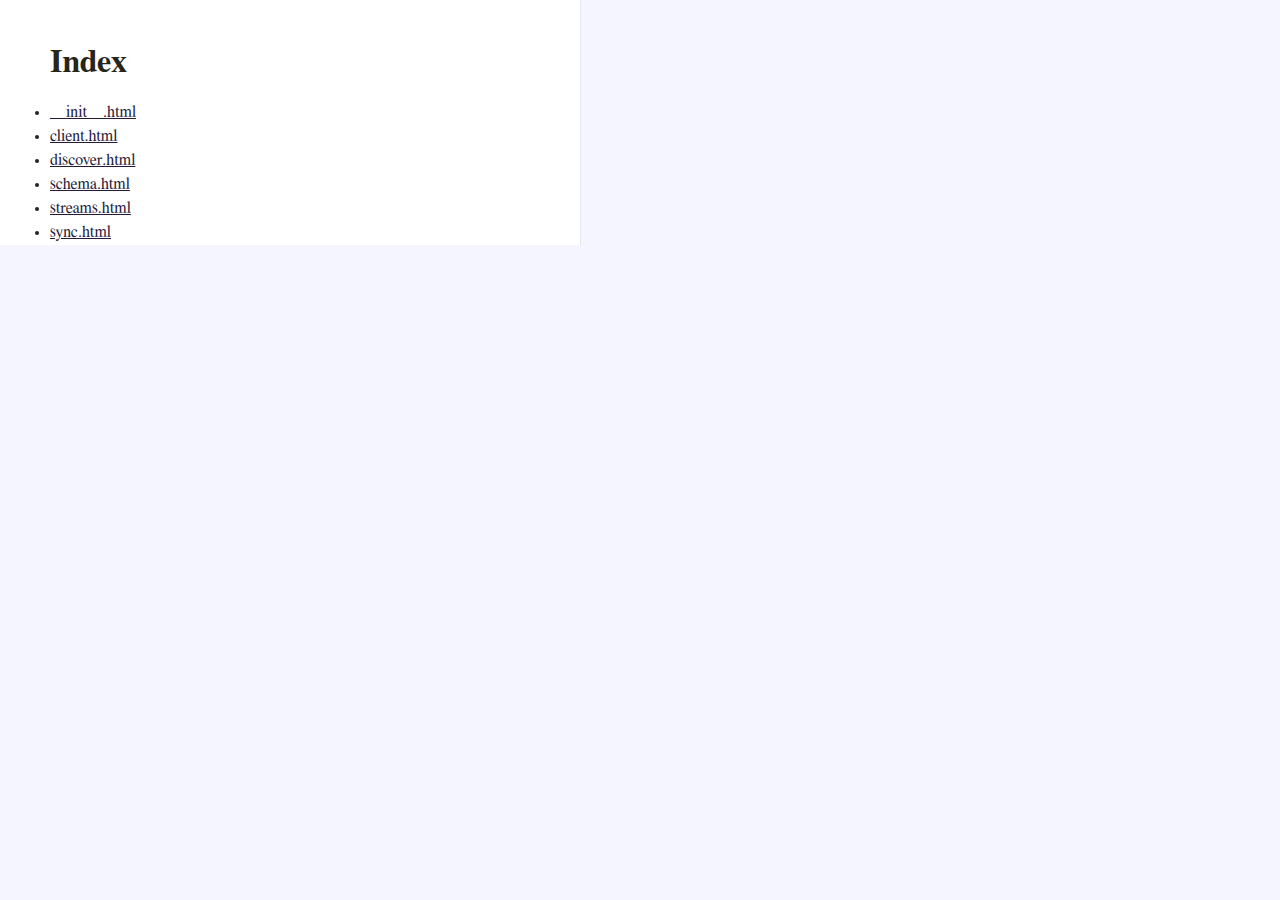
<file: docs/index.html>
<!DOCTYPE html>
<html>
<head>
  <meta http-equiv="content-type" content="text/html;charset=utf-8">
  <title>Index</title>
  <link rel="stylesheet" href="pycco.css">
</head>
<body>
<div id='container'>
  <div id="background"></div>
  <div class='section'>
    <div class='docs'><h1>Index</h1></div>
  </div>
  <div class='clearall'>
  <div class='section' id='section-'>
    <div class='docs'>
      <div class='octowrap'>
        <a class='octothorpe' href='#section-'>#</a>
      </div>
      <li><a href="__init__.html">__init__.html</a></li>
      <li><a href="client.html">client.html</a></li>
      <li><a href="discover.html">discover.html</a></li>
      <li><a href="schema.html">schema.html</a></li>
      <li><a href="streams.html">streams.html</a></li>
      <li><a href="sync.html">sync.html</a></li>
    </div>
    <div class='code'>
      
    </div>
  </div>
  <div class='clearall'></div>
</div>
</body>
</file>
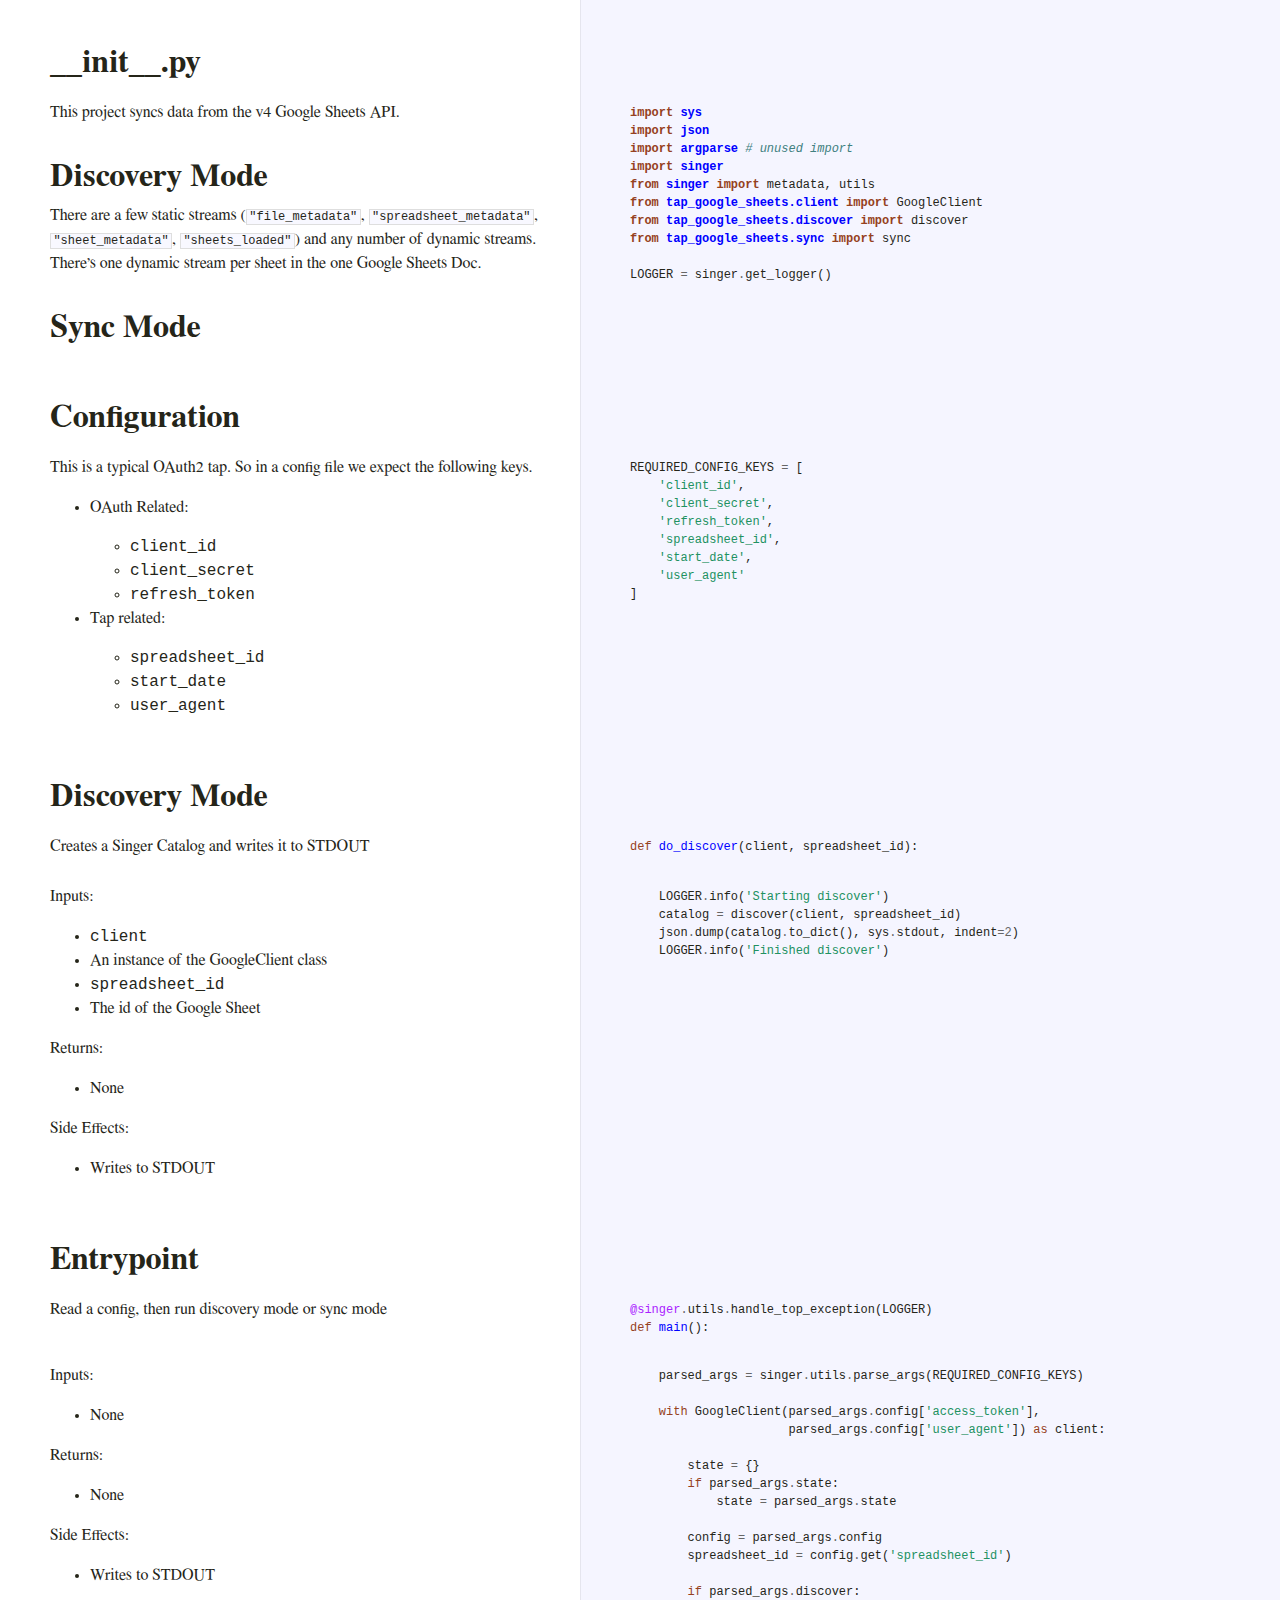
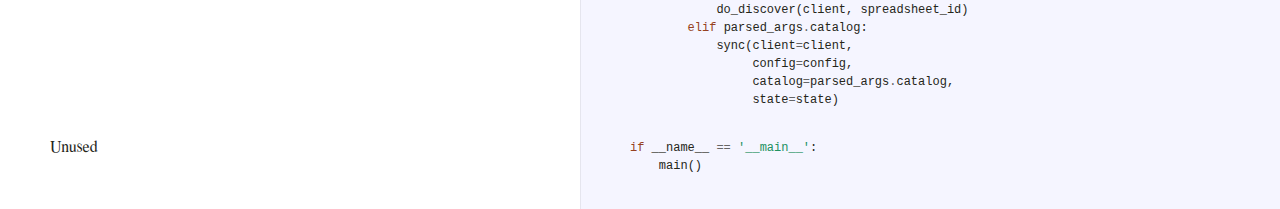
<file: docs/__init__.html>
<!DOCTYPE html>
<html>
<head>
  <meta http-equiv="content-type" content="text/html;charset=utf-8">
  <title>__init__.py</title>
  <link rel="stylesheet" href="pycco.css">
</head>
<body>
<div id='container'>
  <div id="background"></div>
  <div class='section'>
    <div class='docs'><h1>__init__.py</h1></div>
  </div>
  <div class='clearall'>
  <div class='section' id='section-0'>
    <div class='docs'>
      <div class='octowrap'>
        <a class='octothorpe' href='#section-0'>#</a>
      </div>
      <p>This project syncs data from the v4 Google Sheets API.</p>
<h1>Discovery Mode</h1>
<p>There are a few static streams (<code>"file_metadata"</code>, <code>"spreadsheet_metadata"</code>, <code>"sheet_metadata"</code>,
<code>"sheets_loaded"</code>) and any number of dynamic streams. There&rsquo;s one dynamic stream per sheet in the
one Google Sheets Doc.</p>
<h1>Sync Mode</h1>
    </div>
    <div class='code'>
      <div class="highlight"><pre><span></span><span class="kn">import</span> <span class="nn">sys</span>
<span class="kn">import</span> <span class="nn">json</span>
<span class="kn">import</span> <span class="nn">argparse</span> <span class="c1"># unused import</span>
<span class="kn">import</span> <span class="nn">singer</span>
<span class="kn">from</span> <span class="nn">singer</span> <span class="kn">import</span> <span class="n">metadata</span><span class="p">,</span> <span class="n">utils</span>
<span class="kn">from</span> <span class="nn">tap_google_sheets.client</span> <span class="kn">import</span> <span class="n">GoogleClient</span>
<span class="kn">from</span> <span class="nn">tap_google_sheets.discover</span> <span class="kn">import</span> <span class="n">discover</span>
<span class="kn">from</span> <span class="nn">tap_google_sheets.sync</span> <span class="kn">import</span> <span class="n">sync</span>

<span class="n">LOGGER</span> <span class="o">=</span> <span class="n">singer</span><span class="o">.</span><span class="n">get_logger</span><span class="p">()</span></pre></div>
    </div>
  </div>
  <div class='clearall'></div>
  <div class='section' id='section-1'>
    <div class='docs'>
      <div class='octowrap'>
        <a class='octothorpe' href='#section-1'>#</a>
      </div>
      <h1>Configuration</h1>
    </div>
    <div class='code'>
      <div class="highlight"><pre></pre></div>
    </div>
  </div>
  <div class='clearall'></div>
  <div class='section' id='section-2'>
    <div class='docs'>
      <div class='octowrap'>
        <a class='octothorpe' href='#section-2'>#</a>
      </div>
      <p>This is a typical OAuth2 tap. So in a config file we expect the following keys.</p>
<ul>
<li>
<p>OAuth Related:</p>
<ul>
<li><code>client_id</code></li>
<li><code>client_secret</code></li>
<li><code>refresh_token</code></li>
</ul>
</li>
<li>
<p>Tap related:</p>
<ul>
<li><code>spreadsheet_id</code></li>
<li><code>start_date</code></li>
<li><code>user_agent</code></li>
</ul>
</li>
</ul>
    </div>
    <div class='code'>
      <div class="highlight"><pre><span class="n">REQUIRED_CONFIG_KEYS</span> <span class="o">=</span> <span class="p">[</span>
    <span class="s1">&#39;client_id&#39;</span><span class="p">,</span>
    <span class="s1">&#39;client_secret&#39;</span><span class="p">,</span>
    <span class="s1">&#39;refresh_token&#39;</span><span class="p">,</span>
    <span class="s1">&#39;spreadsheet_id&#39;</span><span class="p">,</span>
    <span class="s1">&#39;start_date&#39;</span><span class="p">,</span>
    <span class="s1">&#39;user_agent&#39;</span>
<span class="p">]</span></pre></div>
    </div>
  </div>
  <div class='clearall'></div>
  <div class='section' id='section-3'>
    <div class='docs'>
      <div class='octowrap'>
        <a class='octothorpe' href='#section-3'>#</a>
      </div>
      <h1>Discovery Mode</h1>
    </div>
    <div class='code'>
      <div class="highlight"><pre></pre></div>
    </div>
  </div>
  <div class='clearall'></div>
  <div class='section' id='section-4'>
    <div class='docs'>
      <div class='octowrap'>
        <a class='octothorpe' href='#section-4'>#</a>
      </div>
      <p>Creates a Singer Catalog and writes it to STDOUT</p>
    </div>
    <div class='code'>
      <div class="highlight"><pre><span class="k">def</span> <span class="nf">do_discover</span><span class="p">(</span><span class="n">client</span><span class="p">,</span> <span class="n">spreadsheet_id</span><span class="p">):</span></pre></div>
    </div>
  </div>
  <div class='clearall'></div>
  <div class='section' id='section-5'>
    <div class='docs'>
      <div class='octowrap'>
        <a class='octothorpe' href='#section-5'>#</a>
      </div>
      <p>Inputs:</p>
<ul>
<li><code>client</code></li>
<li>An instance of the GoogleClient class</li>
<li><code>spreadsheet_id</code></li>
<li>The id of the Google Sheet</li>
</ul>
<p>Returns:</p>
<ul>
<li>None</li>
</ul>
<p>Side Effects:</p>
<ul>
<li>Writes to STDOUT</li>
</ul>
    </div>
    <div class='code'>
      <div class="highlight"><pre>    <span class="n">LOGGER</span><span class="o">.</span><span class="n">info</span><span class="p">(</span><span class="s1">&#39;Starting discover&#39;</span><span class="p">)</span>
    <span class="n">catalog</span> <span class="o">=</span> <span class="n">discover</span><span class="p">(</span><span class="n">client</span><span class="p">,</span> <span class="n">spreadsheet_id</span><span class="p">)</span>
    <span class="n">json</span><span class="o">.</span><span class="n">dump</span><span class="p">(</span><span class="n">catalog</span><span class="o">.</span><span class="n">to_dict</span><span class="p">(),</span> <span class="n">sys</span><span class="o">.</span><span class="n">stdout</span><span class="p">,</span> <span class="n">indent</span><span class="o">=</span><span class="mi">2</span><span class="p">)</span>
    <span class="n">LOGGER</span><span class="o">.</span><span class="n">info</span><span class="p">(</span><span class="s1">&#39;Finished discover&#39;</span><span class="p">)</span></pre></div>
    </div>
  </div>
  <div class='clearall'></div>
  <div class='section' id='section-6'>
    <div class='docs'>
      <div class='octowrap'>
        <a class='octothorpe' href='#section-6'>#</a>
      </div>
      <h1>Entrypoint</h1>
    </div>
    <div class='code'>
      <div class="highlight"><pre></pre></div>
    </div>
  </div>
  <div class='clearall'></div>
  <div class='section' id='section-7'>
    <div class='docs'>
      <div class='octowrap'>
        <a class='octothorpe' href='#section-7'>#</a>
      </div>
      <p>Read a config, then run discovery mode or sync mode</p>
    </div>
    <div class='code'>
      <div class="highlight"><pre><span class="nd">@singer</span><span class="o">.</span><span class="n">utils</span><span class="o">.</span><span class="n">handle_top_exception</span><span class="p">(</span><span class="n">LOGGER</span><span class="p">)</span>
<span class="k">def</span> <span class="nf">main</span><span class="p">():</span></pre></div>
    </div>
  </div>
  <div class='clearall'></div>
  <div class='section' id='section-8'>
    <div class='docs'>
      <div class='octowrap'>
        <a class='octothorpe' href='#section-8'>#</a>
      </div>
      <p>Inputs:</p>
<ul>
<li>None</li>
</ul>
<p>Returns:</p>
<ul>
<li>None</li>
</ul>
<p>Side Effects:</p>
<ul>
<li>Writes to STDOUT</li>
</ul>
    </div>
    <div class='code'>
      <div class="highlight"><pre>    <span class="n">parsed_args</span> <span class="o">=</span> <span class="n">singer</span><span class="o">.</span><span class="n">utils</span><span class="o">.</span><span class="n">parse_args</span><span class="p">(</span><span class="n">REQUIRED_CONFIG_KEYS</span><span class="p">)</span>

    <span class="k">with</span> <span class="n">GoogleClient</span><span class="p">(</span><span class="n">parsed_args</span><span class="o">.</span><span class="n">config</span><span class="p">[</span><span class="s1">&#39;access_token&#39;</span><span class="p">],</span>
                      <span class="n">parsed_args</span><span class="o">.</span><span class="n">config</span><span class="p">[</span><span class="s1">&#39;user_agent&#39;</span><span class="p">])</span> <span class="k">as</span> <span class="n">client</span><span class="p">:</span>

        <span class="n">state</span> <span class="o">=</span> <span class="p">{}</span>
        <span class="k">if</span> <span class="n">parsed_args</span><span class="o">.</span><span class="n">state</span><span class="p">:</span>
            <span class="n">state</span> <span class="o">=</span> <span class="n">parsed_args</span><span class="o">.</span><span class="n">state</span>

        <span class="n">config</span> <span class="o">=</span> <span class="n">parsed_args</span><span class="o">.</span><span class="n">config</span>
        <span class="n">spreadsheet_id</span> <span class="o">=</span> <span class="n">config</span><span class="o">.</span><span class="n">get</span><span class="p">(</span><span class="s1">&#39;spreadsheet_id&#39;</span><span class="p">)</span>

        <span class="k">if</span> <span class="n">parsed_args</span><span class="o">.</span><span class="n">discover</span><span class="p">:</span>
            <span class="n">do_discover</span><span class="p">(</span><span class="n">client</span><span class="p">,</span> <span class="n">spreadsheet_id</span><span class="p">)</span>
        <span class="k">elif</span> <span class="n">parsed_args</span><span class="o">.</span><span class="n">catalog</span><span class="p">:</span>
            <span class="n">sync</span><span class="p">(</span><span class="n">client</span><span class="o">=</span><span class="n">client</span><span class="p">,</span>
                 <span class="n">config</span><span class="o">=</span><span class="n">config</span><span class="p">,</span>
                 <span class="n">catalog</span><span class="o">=</span><span class="n">parsed_args</span><span class="o">.</span><span class="n">catalog</span><span class="p">,</span>
                 <span class="n">state</span><span class="o">=</span><span class="n">state</span><span class="p">)</span></pre></div>
    </div>
  </div>
  <div class='clearall'></div>
  <div class='section' id='section-9'>
    <div class='docs'>
      <div class='octowrap'>
        <a class='octothorpe' href='#section-9'>#</a>
      </div>
      <p>Unused</p>
    </div>
    <div class='code'>
      <div class="highlight"><pre><span class="k">if</span> <span class="vm">__name__</span> <span class="o">==</span> <span class="s1">&#39;__main__&#39;</span><span class="p">:</span>
    <span class="n">main</span><span class="p">()</span>

</pre></div>
    </div>
  </div>
  <div class='clearall'></div>
</div>
</body>
</file>
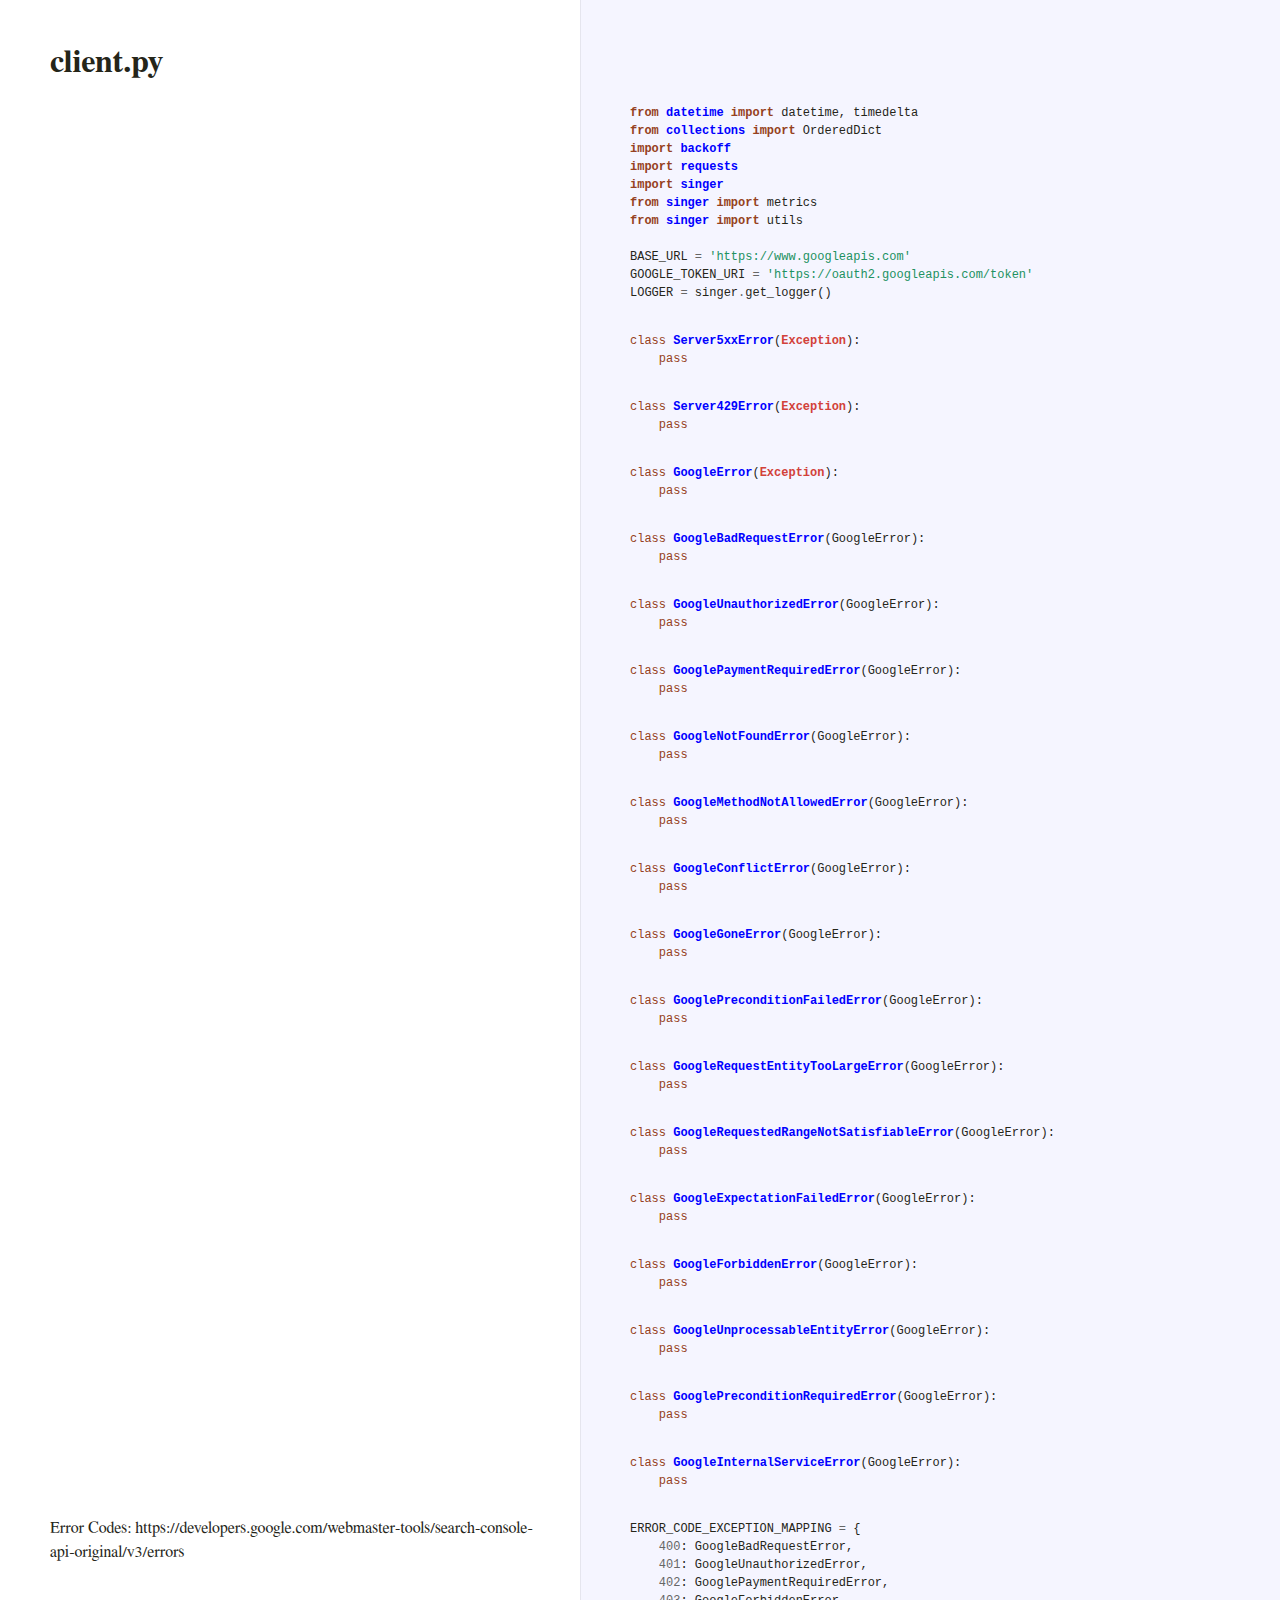
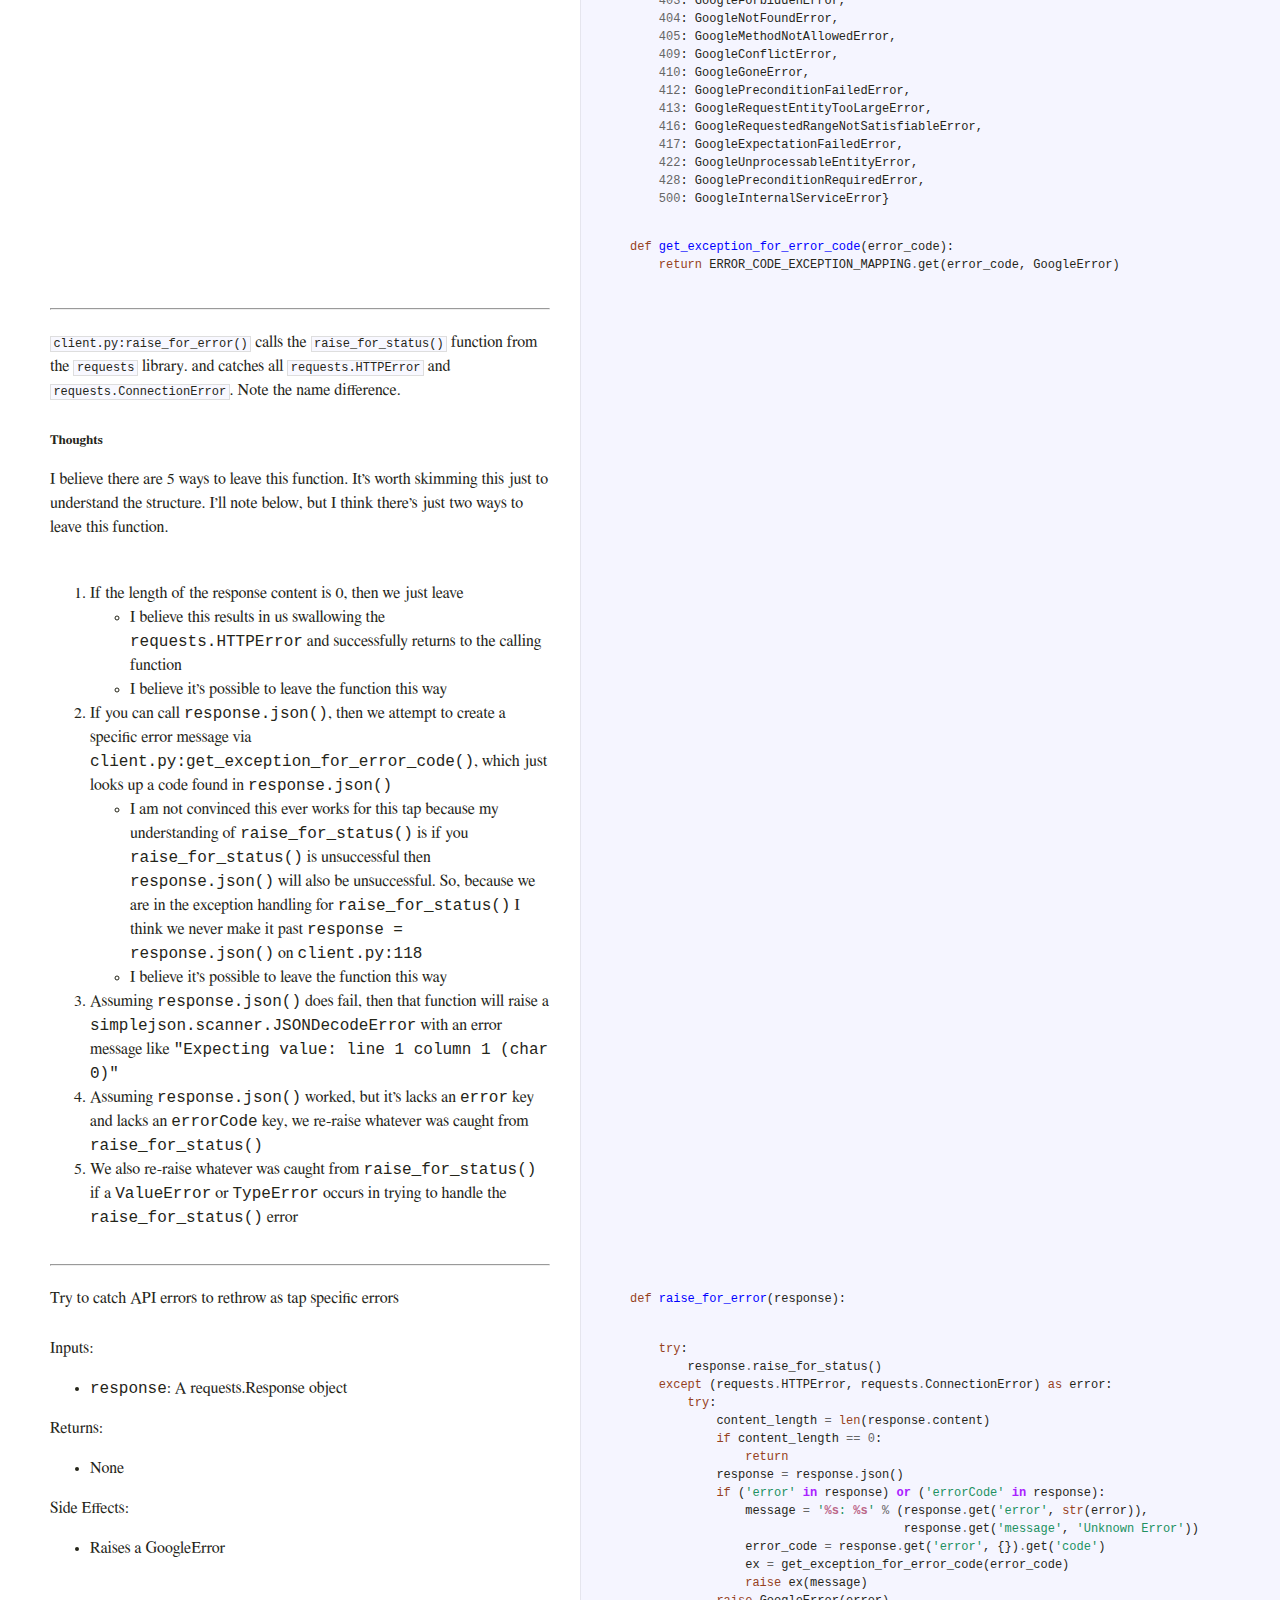
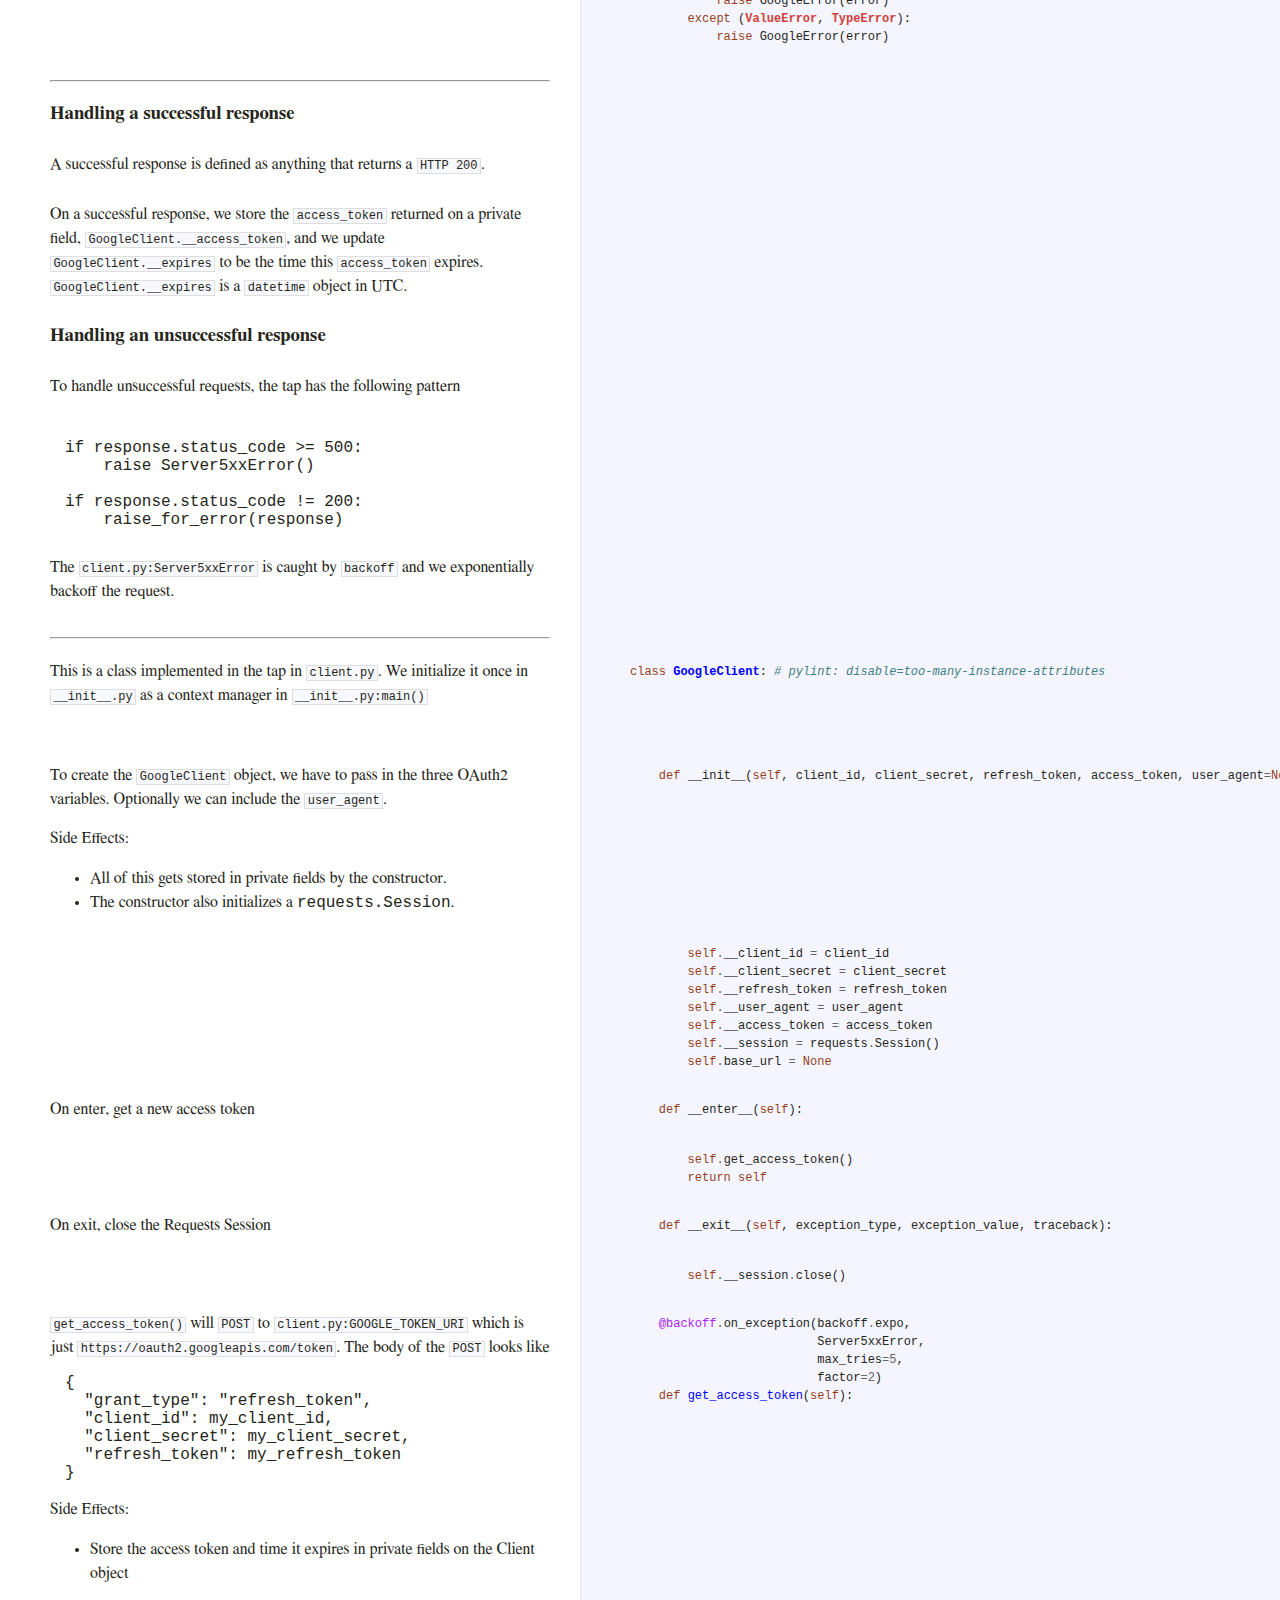
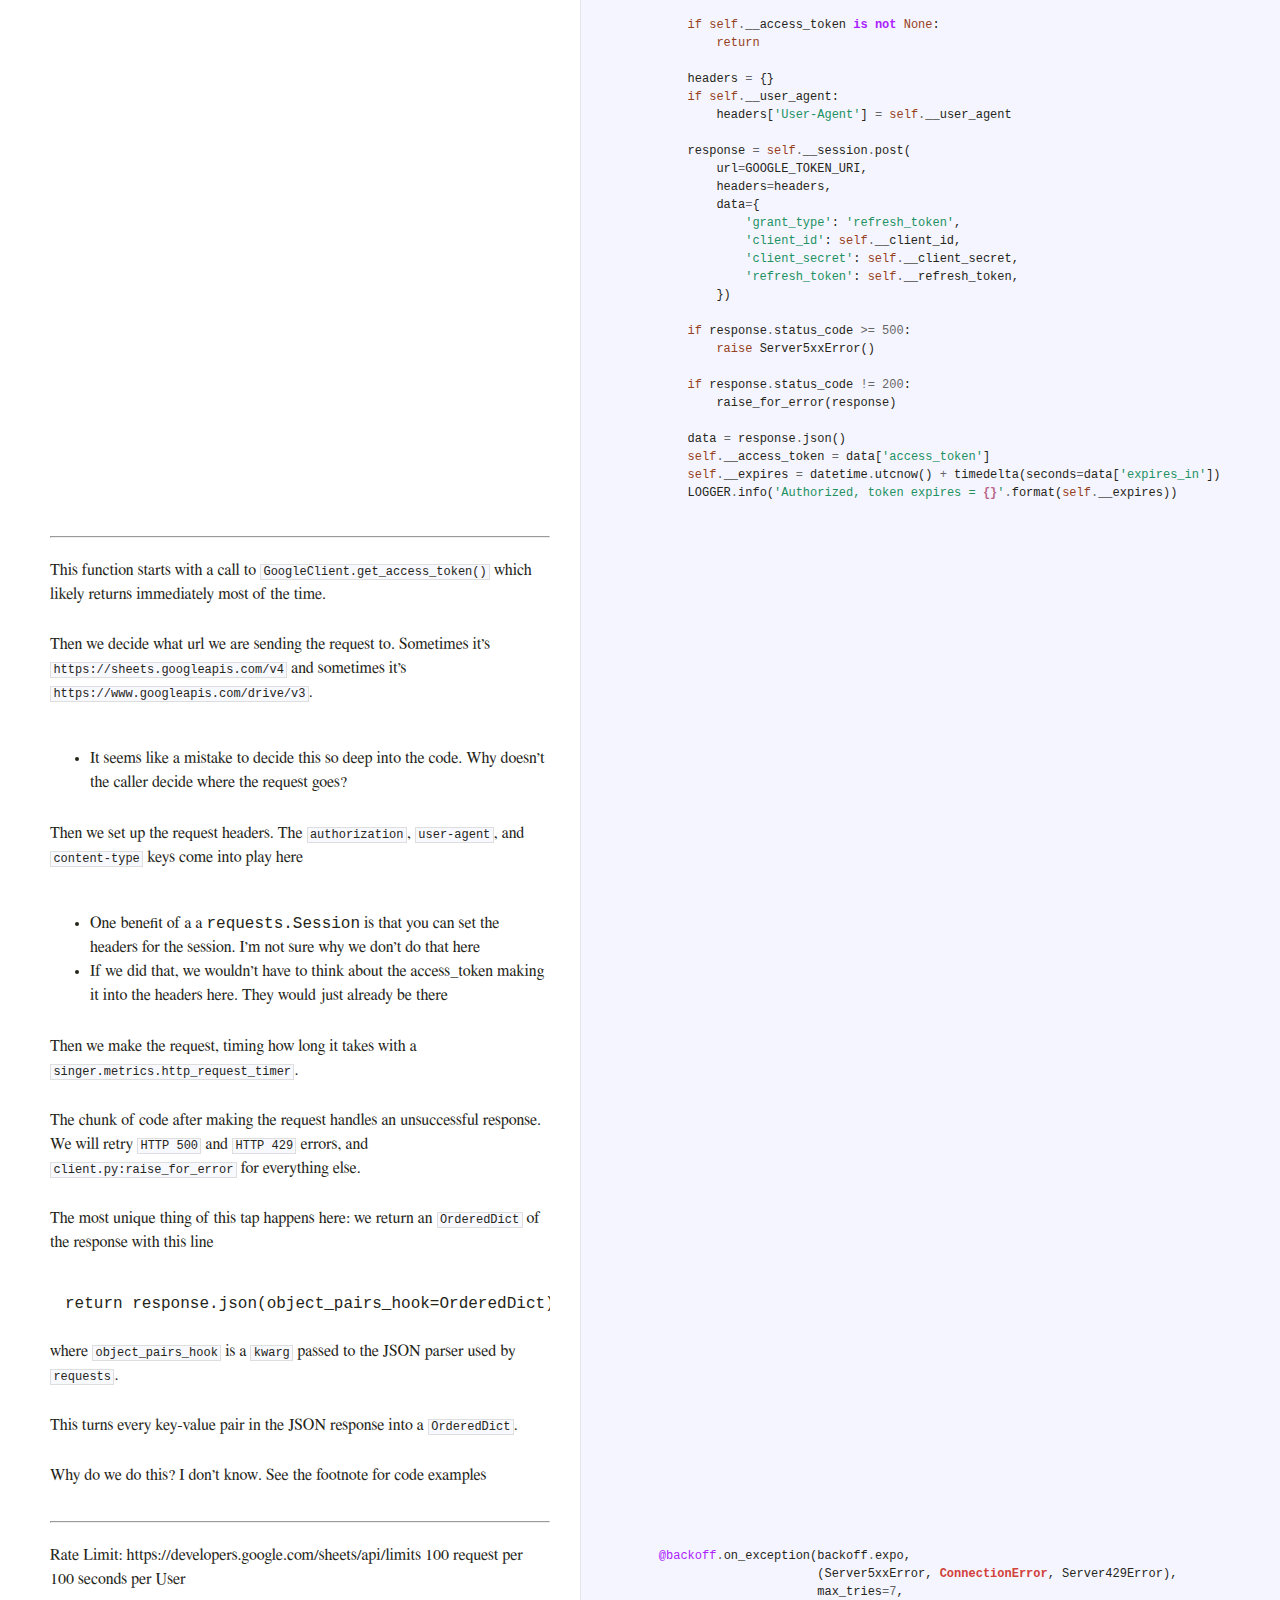
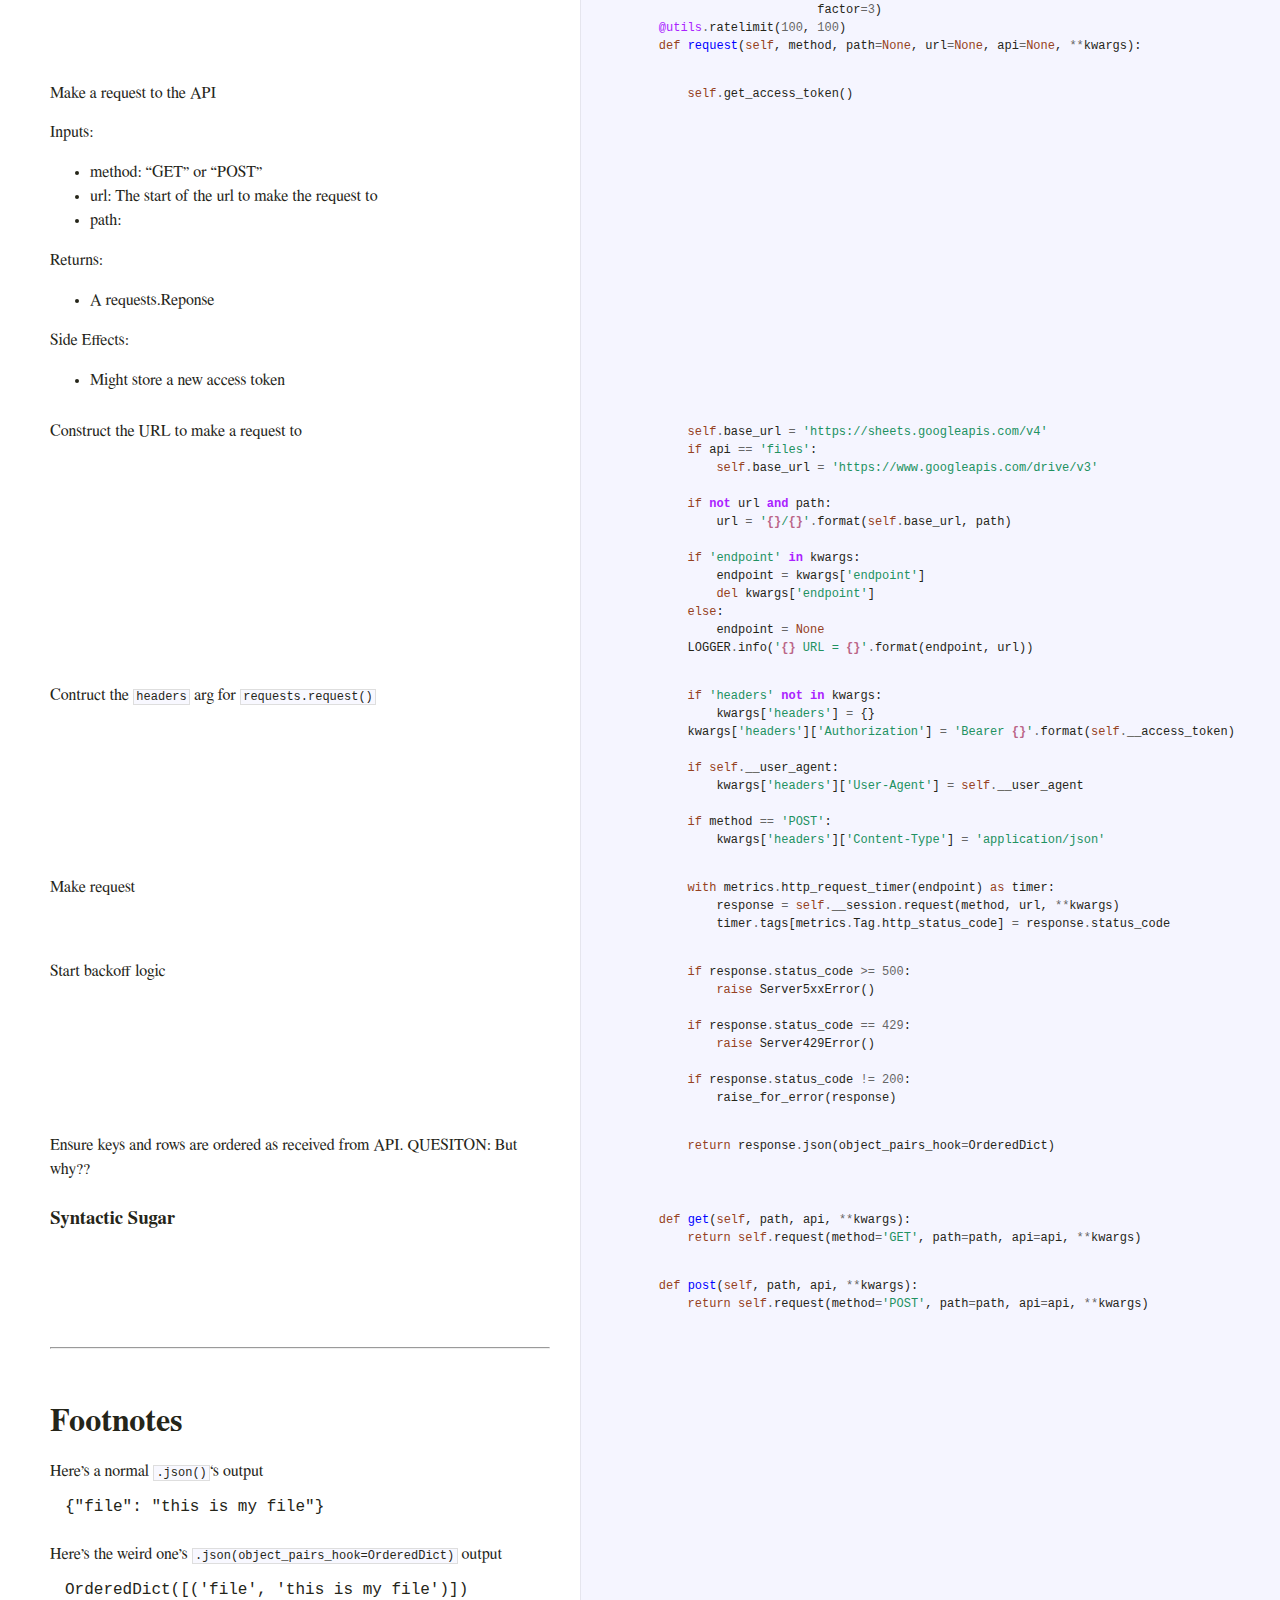
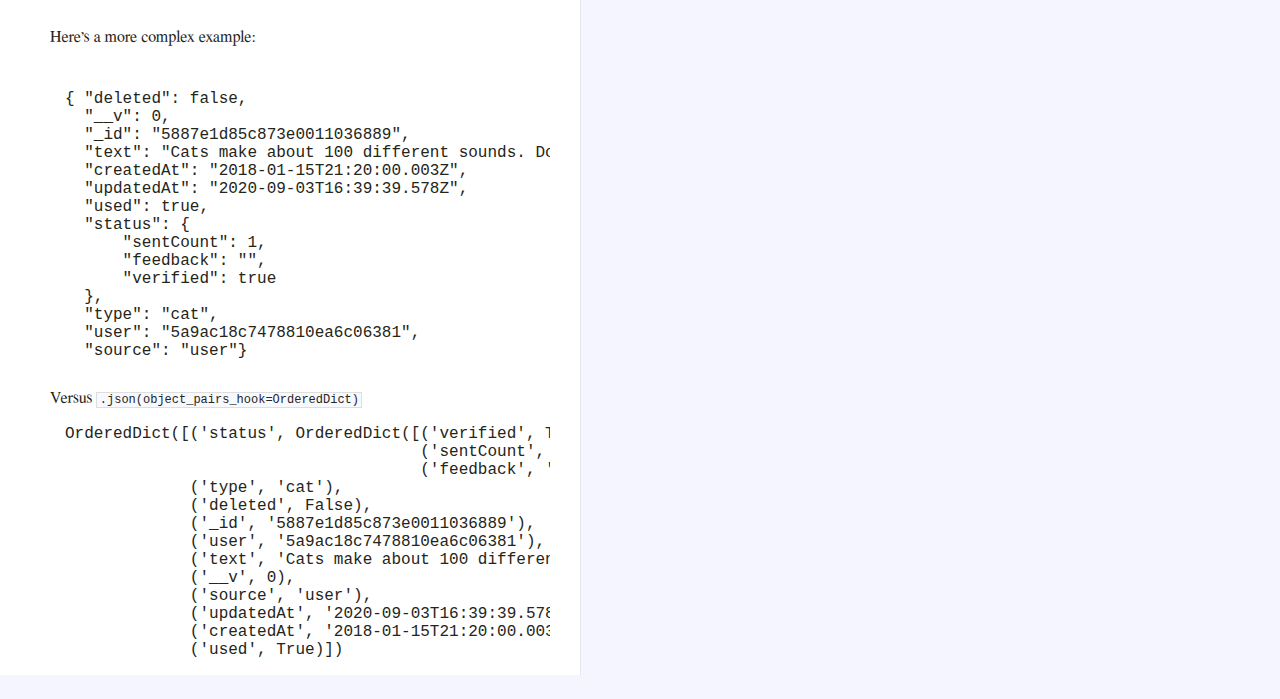
<file: docs/client.html>
<!DOCTYPE html>
<html>
<head>
  <meta http-equiv="content-type" content="text/html;charset=utf-8">
  <title>client.py</title>
  <link rel="stylesheet" href="pycco.css">
</head>
<body>
<div id='container'>
  <div id="background"></div>
  <div class='section'>
    <div class='docs'><h1>client.py</h1></div>
  </div>
  <div class='clearall'>
  <div class='section' id='section-0'>
    <div class='docs'>
      <div class='octowrap'>
        <a class='octothorpe' href='#section-0'>#</a>
      </div>
      
    </div>
    <div class='code'>
      <div class="highlight"><pre><span></span><span class="kn">from</span> <span class="nn">datetime</span> <span class="kn">import</span> <span class="n">datetime</span><span class="p">,</span> <span class="n">timedelta</span>
<span class="kn">from</span> <span class="nn">collections</span> <span class="kn">import</span> <span class="n">OrderedDict</span>
<span class="kn">import</span> <span class="nn">backoff</span>
<span class="kn">import</span> <span class="nn">requests</span>
<span class="kn">import</span> <span class="nn">singer</span>
<span class="kn">from</span> <span class="nn">singer</span> <span class="kn">import</span> <span class="n">metrics</span>
<span class="kn">from</span> <span class="nn">singer</span> <span class="kn">import</span> <span class="n">utils</span>

<span class="n">BASE_URL</span> <span class="o">=</span> <span class="s1">&#39;https://www.googleapis.com&#39;</span>
<span class="n">GOOGLE_TOKEN_URI</span> <span class="o">=</span> <span class="s1">&#39;https://oauth2.googleapis.com/token&#39;</span>
<span class="n">LOGGER</span> <span class="o">=</span> <span class="n">singer</span><span class="o">.</span><span class="n">get_logger</span><span class="p">()</span></pre></div>
    </div>
  </div>
  <div class='clearall'></div>
  <div class='section' id='section-1'>
    <div class='docs'>
      <div class='octowrap'>
        <a class='octothorpe' href='#section-1'>#</a>
      </div>
      
    </div>
    <div class='code'>
      <div class="highlight"><pre><span class="k">class</span> <span class="nc">Server5xxError</span><span class="p">(</span><span class="ne">Exception</span><span class="p">):</span>
    <span class="k">pass</span></pre></div>
    </div>
  </div>
  <div class='clearall'></div>
  <div class='section' id='section-2'>
    <div class='docs'>
      <div class='octowrap'>
        <a class='octothorpe' href='#section-2'>#</a>
      </div>
      
    </div>
    <div class='code'>
      <div class="highlight"><pre><span class="k">class</span> <span class="nc">Server429Error</span><span class="p">(</span><span class="ne">Exception</span><span class="p">):</span>
    <span class="k">pass</span></pre></div>
    </div>
  </div>
  <div class='clearall'></div>
  <div class='section' id='section-3'>
    <div class='docs'>
      <div class='octowrap'>
        <a class='octothorpe' href='#section-3'>#</a>
      </div>
      
    </div>
    <div class='code'>
      <div class="highlight"><pre><span class="k">class</span> <span class="nc">GoogleError</span><span class="p">(</span><span class="ne">Exception</span><span class="p">):</span>
    <span class="k">pass</span></pre></div>
    </div>
  </div>
  <div class='clearall'></div>
  <div class='section' id='section-4'>
    <div class='docs'>
      <div class='octowrap'>
        <a class='octothorpe' href='#section-4'>#</a>
      </div>
      
    </div>
    <div class='code'>
      <div class="highlight"><pre><span class="k">class</span> <span class="nc">GoogleBadRequestError</span><span class="p">(</span><span class="n">GoogleError</span><span class="p">):</span>
    <span class="k">pass</span></pre></div>
    </div>
  </div>
  <div class='clearall'></div>
  <div class='section' id='section-5'>
    <div class='docs'>
      <div class='octowrap'>
        <a class='octothorpe' href='#section-5'>#</a>
      </div>
      
    </div>
    <div class='code'>
      <div class="highlight"><pre><span class="k">class</span> <span class="nc">GoogleUnauthorizedError</span><span class="p">(</span><span class="n">GoogleError</span><span class="p">):</span>
    <span class="k">pass</span></pre></div>
    </div>
  </div>
  <div class='clearall'></div>
  <div class='section' id='section-6'>
    <div class='docs'>
      <div class='octowrap'>
        <a class='octothorpe' href='#section-6'>#</a>
      </div>
      
    </div>
    <div class='code'>
      <div class="highlight"><pre><span class="k">class</span> <span class="nc">GooglePaymentRequiredError</span><span class="p">(</span><span class="n">GoogleError</span><span class="p">):</span>
    <span class="k">pass</span></pre></div>
    </div>
  </div>
  <div class='clearall'></div>
  <div class='section' id='section-7'>
    <div class='docs'>
      <div class='octowrap'>
        <a class='octothorpe' href='#section-7'>#</a>
      </div>
      
    </div>
    <div class='code'>
      <div class="highlight"><pre><span class="k">class</span> <span class="nc">GoogleNotFoundError</span><span class="p">(</span><span class="n">GoogleError</span><span class="p">):</span>
    <span class="k">pass</span></pre></div>
    </div>
  </div>
  <div class='clearall'></div>
  <div class='section' id='section-8'>
    <div class='docs'>
      <div class='octowrap'>
        <a class='octothorpe' href='#section-8'>#</a>
      </div>
      
    </div>
    <div class='code'>
      <div class="highlight"><pre><span class="k">class</span> <span class="nc">GoogleMethodNotAllowedError</span><span class="p">(</span><span class="n">GoogleError</span><span class="p">):</span>
    <span class="k">pass</span></pre></div>
    </div>
  </div>
  <div class='clearall'></div>
  <div class='section' id='section-9'>
    <div class='docs'>
      <div class='octowrap'>
        <a class='octothorpe' href='#section-9'>#</a>
      </div>
      
    </div>
    <div class='code'>
      <div class="highlight"><pre><span class="k">class</span> <span class="nc">GoogleConflictError</span><span class="p">(</span><span class="n">GoogleError</span><span class="p">):</span>
    <span class="k">pass</span></pre></div>
    </div>
  </div>
  <div class='clearall'></div>
  <div class='section' id='section-10'>
    <div class='docs'>
      <div class='octowrap'>
        <a class='octothorpe' href='#section-10'>#</a>
      </div>
      
    </div>
    <div class='code'>
      <div class="highlight"><pre><span class="k">class</span> <span class="nc">GoogleGoneError</span><span class="p">(</span><span class="n">GoogleError</span><span class="p">):</span>
    <span class="k">pass</span></pre></div>
    </div>
  </div>
  <div class='clearall'></div>
  <div class='section' id='section-11'>
    <div class='docs'>
      <div class='octowrap'>
        <a class='octothorpe' href='#section-11'>#</a>
      </div>
      
    </div>
    <div class='code'>
      <div class="highlight"><pre><span class="k">class</span> <span class="nc">GooglePreconditionFailedError</span><span class="p">(</span><span class="n">GoogleError</span><span class="p">):</span>
    <span class="k">pass</span></pre></div>
    </div>
  </div>
  <div class='clearall'></div>
  <div class='section' id='section-12'>
    <div class='docs'>
      <div class='octowrap'>
        <a class='octothorpe' href='#section-12'>#</a>
      </div>
      
    </div>
    <div class='code'>
      <div class="highlight"><pre><span class="k">class</span> <span class="nc">GoogleRequestEntityTooLargeError</span><span class="p">(</span><span class="n">GoogleError</span><span class="p">):</span>
    <span class="k">pass</span></pre></div>
    </div>
  </div>
  <div class='clearall'></div>
  <div class='section' id='section-13'>
    <div class='docs'>
      <div class='octowrap'>
        <a class='octothorpe' href='#section-13'>#</a>
      </div>
      
    </div>
    <div class='code'>
      <div class="highlight"><pre><span class="k">class</span> <span class="nc">GoogleRequestedRangeNotSatisfiableError</span><span class="p">(</span><span class="n">GoogleError</span><span class="p">):</span>
    <span class="k">pass</span></pre></div>
    </div>
  </div>
  <div class='clearall'></div>
  <div class='section' id='section-14'>
    <div class='docs'>
      <div class='octowrap'>
        <a class='octothorpe' href='#section-14'>#</a>
      </div>
      
    </div>
    <div class='code'>
      <div class="highlight"><pre><span class="k">class</span> <span class="nc">GoogleExpectationFailedError</span><span class="p">(</span><span class="n">GoogleError</span><span class="p">):</span>
    <span class="k">pass</span></pre></div>
    </div>
  </div>
  <div class='clearall'></div>
  <div class='section' id='section-15'>
    <div class='docs'>
      <div class='octowrap'>
        <a class='octothorpe' href='#section-15'>#</a>
      </div>
      
    </div>
    <div class='code'>
      <div class="highlight"><pre><span class="k">class</span> <span class="nc">GoogleForbiddenError</span><span class="p">(</span><span class="n">GoogleError</span><span class="p">):</span>
    <span class="k">pass</span></pre></div>
    </div>
  </div>
  <div class='clearall'></div>
  <div class='section' id='section-16'>
    <div class='docs'>
      <div class='octowrap'>
        <a class='octothorpe' href='#section-16'>#</a>
      </div>
      
    </div>
    <div class='code'>
      <div class="highlight"><pre><span class="k">class</span> <span class="nc">GoogleUnprocessableEntityError</span><span class="p">(</span><span class="n">GoogleError</span><span class="p">):</span>
    <span class="k">pass</span></pre></div>
    </div>
  </div>
  <div class='clearall'></div>
  <div class='section' id='section-17'>
    <div class='docs'>
      <div class='octowrap'>
        <a class='octothorpe' href='#section-17'>#</a>
      </div>
      
    </div>
    <div class='code'>
      <div class="highlight"><pre><span class="k">class</span> <span class="nc">GooglePreconditionRequiredError</span><span class="p">(</span><span class="n">GoogleError</span><span class="p">):</span>
    <span class="k">pass</span></pre></div>
    </div>
  </div>
  <div class='clearall'></div>
  <div class='section' id='section-18'>
    <div class='docs'>
      <div class='octowrap'>
        <a class='octothorpe' href='#section-18'>#</a>
      </div>
      
    </div>
    <div class='code'>
      <div class="highlight"><pre><span class="k">class</span> <span class="nc">GoogleInternalServiceError</span><span class="p">(</span><span class="n">GoogleError</span><span class="p">):</span>
    <span class="k">pass</span></pre></div>
    </div>
  </div>
  <div class='clearall'></div>
  <div class='section' id='section-19'>
    <div class='docs'>
      <div class='octowrap'>
        <a class='octothorpe' href='#section-19'>#</a>
      </div>
      <p>Error Codes: https://developers.google.com/webmaster-tools/search-console-api-original/v3/errors</p>
    </div>
    <div class='code'>
      <div class="highlight"><pre><span class="n">ERROR_CODE_EXCEPTION_MAPPING</span> <span class="o">=</span> <span class="p">{</span>
    <span class="mi">400</span><span class="p">:</span> <span class="n">GoogleBadRequestError</span><span class="p">,</span>
    <span class="mi">401</span><span class="p">:</span> <span class="n">GoogleUnauthorizedError</span><span class="p">,</span>
    <span class="mi">402</span><span class="p">:</span> <span class="n">GooglePaymentRequiredError</span><span class="p">,</span>
    <span class="mi">403</span><span class="p">:</span> <span class="n">GoogleForbiddenError</span><span class="p">,</span>
    <span class="mi">404</span><span class="p">:</span> <span class="n">GoogleNotFoundError</span><span class="p">,</span>
    <span class="mi">405</span><span class="p">:</span> <span class="n">GoogleMethodNotAllowedError</span><span class="p">,</span>
    <span class="mi">409</span><span class="p">:</span> <span class="n">GoogleConflictError</span><span class="p">,</span>
    <span class="mi">410</span><span class="p">:</span> <span class="n">GoogleGoneError</span><span class="p">,</span>
    <span class="mi">412</span><span class="p">:</span> <span class="n">GooglePreconditionFailedError</span><span class="p">,</span>
    <span class="mi">413</span><span class="p">:</span> <span class="n">GoogleRequestEntityTooLargeError</span><span class="p">,</span>
    <span class="mi">416</span><span class="p">:</span> <span class="n">GoogleRequestedRangeNotSatisfiableError</span><span class="p">,</span>
    <span class="mi">417</span><span class="p">:</span> <span class="n">GoogleExpectationFailedError</span><span class="p">,</span>
    <span class="mi">422</span><span class="p">:</span> <span class="n">GoogleUnprocessableEntityError</span><span class="p">,</span>
    <span class="mi">428</span><span class="p">:</span> <span class="n">GooglePreconditionRequiredError</span><span class="p">,</span>
    <span class="mi">500</span><span class="p">:</span> <span class="n">GoogleInternalServiceError</span><span class="p">}</span></pre></div>
    </div>
  </div>
  <div class='clearall'></div>
  <div class='section' id='section-20'>
    <div class='docs'>
      <div class='octowrap'>
        <a class='octothorpe' href='#section-20'>#</a>
      </div>
      
    </div>
    <div class='code'>
      <div class="highlight"><pre><span class="k">def</span> <span class="nf">get_exception_for_error_code</span><span class="p">(</span><span class="n">error_code</span><span class="p">):</span>
    <span class="k">return</span> <span class="n">ERROR_CODE_EXCEPTION_MAPPING</span><span class="o">.</span><span class="n">get</span><span class="p">(</span><span class="n">error_code</span><span class="p">,</span> <span class="n">GoogleError</span><span class="p">)</span></pre></div>
    </div>
  </div>
  <div class='clearall'></div>
  <div class='section' id='section-21'>
    <div class='docs'>
      <div class='octowrap'>
        <a class='octothorpe' href='#section-21'>#</a>
      </div>
      <hr />
    </div>
    <div class='code'>
      <div class="highlight"><pre></pre></div>
    </div>
  </div>
  <div class='clearall'></div>
  <div class='section' id='section-22'>
    <div class='docs'>
      <div class='octowrap'>
        <a class='octothorpe' href='#section-22'>#</a>
      </div>
      <p><code>client.py:raise_for_error()</code> calls the <code>raise_for_status()</code> function from the <code>requests</code> library.
and catches all <code>requests.HTTPError</code> and <code>requests.ConnectionError</code>. Note the name difference.</p>
    </div>
    <div class='code'>
      <div class="highlight"><pre></pre></div>
    </div>
  </div>
  <div class='clearall'></div>
  <div class='section' id='section-23'>
    <div class='docs'>
      <div class='octowrap'>
        <a class='octothorpe' href='#section-23'>#</a>
      </div>
      <h5>Thoughts</h5>
<p>I believe there are 5 ways to leave this function. It&rsquo;s worth skimming this just to understand the
structure. I&rsquo;ll note below, but I think there&rsquo;s just two ways to leave this function.</p>
    </div>
    <div class='code'>
      <div class="highlight"><pre></pre></div>
    </div>
  </div>
  <div class='clearall'></div>
  <div class='section' id='section-24'>
    <div class='docs'>
      <div class='octowrap'>
        <a class='octothorpe' href='#section-24'>#</a>
      </div>
      <ol>
<li>If the length of the response content is 0, then we just leave<ul>
<li>I believe this results in us swallowing the <code>requests.HTTPError</code> and successfully returns to
the calling function</li>
<li>I believe it&rsquo;s possible to leave the function this way</li>
</ul>
</li>
<li>If you can call <code>response.json()</code>, then we attempt to create a specific error message via
   <code>client.py:get_exception_for_error_code()</code>, which just looks up a code found in
   <code>response.json()</code><ul>
<li>I am not convinced this ever works for this tap because my understanding of
<code>raise_for_status()</code> is if you <code>raise_for_status()</code> is unsuccessful then <code>response.json()</code>
will also be unsuccessful.  So, because we are in the exception handling for
<code>raise_for_status()</code> I think we never make it past <code>response = response.json()</code> on
<code>client.py:118</code></li>
<li>I believe it&rsquo;s possible to leave the function this way</li>
</ul>
</li>
<li>Assuming <code>response.json()</code> does fail, then that function will raise a
   <code>simplejson.scanner.JSONDecodeError</code> with an error message like <code>"Expecting value: line 1
   column 1 (char 0)"</code></li>
<li>Assuming <code>response.json()</code> worked, but it&rsquo;s lacks an <code>error</code> key and lacks an <code>errorCode</code> key,
   we re-raise whatever was caught from <code>raise_for_status()</code></li>
<li>We also re-raise whatever was caught from <code>raise_for_status()</code> if a <code>ValueError</code> or <code>TypeError</code>
   occurs in trying to handle the <code>raise_for_status()</code> error</li>
</ol>
    </div>
    <div class='code'>
      <div class="highlight"><pre></pre></div>
    </div>
  </div>
  <div class='clearall'></div>
  <div class='section' id='section-25'>
    <div class='docs'>
      <div class='octowrap'>
        <a class='octothorpe' href='#section-25'>#</a>
      </div>
      <hr />
    </div>
    <div class='code'>
      <div class="highlight"><pre></pre></div>
    </div>
  </div>
  <div class='clearall'></div>
  <div class='section' id='section-26'>
    <div class='docs'>
      <div class='octowrap'>
        <a class='octothorpe' href='#section-26'>#</a>
      </div>
      <p>Try to catch API errors to rethrow as tap specific errors</p>
    </div>
    <div class='code'>
      <div class="highlight"><pre><span class="k">def</span> <span class="nf">raise_for_error</span><span class="p">(</span><span class="n">response</span><span class="p">):</span></pre></div>
    </div>
  </div>
  <div class='clearall'></div>
  <div class='section' id='section-27'>
    <div class='docs'>
      <div class='octowrap'>
        <a class='octothorpe' href='#section-27'>#</a>
      </div>
      <p>Inputs:</p>
<ul>
<li><code>response</code>:  A requests.Response object</li>
</ul>
<p>Returns:</p>
<ul>
<li>None</li>
</ul>
<p>Side Effects:</p>
<ul>
<li>Raises a GoogleError</li>
</ul>
    </div>
    <div class='code'>
      <div class="highlight"><pre>    <span class="k">try</span><span class="p">:</span>
        <span class="n">response</span><span class="o">.</span><span class="n">raise_for_status</span><span class="p">()</span>
    <span class="k">except</span> <span class="p">(</span><span class="n">requests</span><span class="o">.</span><span class="n">HTTPError</span><span class="p">,</span> <span class="n">requests</span><span class="o">.</span><span class="n">ConnectionError</span><span class="p">)</span> <span class="k">as</span> <span class="n">error</span><span class="p">:</span>
        <span class="k">try</span><span class="p">:</span>
            <span class="n">content_length</span> <span class="o">=</span> <span class="nb">len</span><span class="p">(</span><span class="n">response</span><span class="o">.</span><span class="n">content</span><span class="p">)</span>
            <span class="k">if</span> <span class="n">content_length</span> <span class="o">==</span> <span class="mi">0</span><span class="p">:</span>
                <span class="k">return</span>
            <span class="n">response</span> <span class="o">=</span> <span class="n">response</span><span class="o">.</span><span class="n">json</span><span class="p">()</span>
            <span class="k">if</span> <span class="p">(</span><span class="s1">&#39;error&#39;</span> <span class="ow">in</span> <span class="n">response</span><span class="p">)</span> <span class="ow">or</span> <span class="p">(</span><span class="s1">&#39;errorCode&#39;</span> <span class="ow">in</span> <span class="n">response</span><span class="p">):</span>
                <span class="n">message</span> <span class="o">=</span> <span class="s1">&#39;</span><span class="si">%s</span><span class="s1">: </span><span class="si">%s</span><span class="s1">&#39;</span> <span class="o">%</span> <span class="p">(</span><span class="n">response</span><span class="o">.</span><span class="n">get</span><span class="p">(</span><span class="s1">&#39;error&#39;</span><span class="p">,</span> <span class="nb">str</span><span class="p">(</span><span class="n">error</span><span class="p">)),</span>
                                      <span class="n">response</span><span class="o">.</span><span class="n">get</span><span class="p">(</span><span class="s1">&#39;message&#39;</span><span class="p">,</span> <span class="s1">&#39;Unknown Error&#39;</span><span class="p">))</span>
                <span class="n">error_code</span> <span class="o">=</span> <span class="n">response</span><span class="o">.</span><span class="n">get</span><span class="p">(</span><span class="s1">&#39;error&#39;</span><span class="p">,</span> <span class="p">{})</span><span class="o">.</span><span class="n">get</span><span class="p">(</span><span class="s1">&#39;code&#39;</span><span class="p">)</span>
                <span class="n">ex</span> <span class="o">=</span> <span class="n">get_exception_for_error_code</span><span class="p">(</span><span class="n">error_code</span><span class="p">)</span>
                <span class="k">raise</span> <span class="n">ex</span><span class="p">(</span><span class="n">message</span><span class="p">)</span>
            <span class="k">raise</span> <span class="n">GoogleError</span><span class="p">(</span><span class="n">error</span><span class="p">)</span>
        <span class="k">except</span> <span class="p">(</span><span class="ne">ValueError</span><span class="p">,</span> <span class="ne">TypeError</span><span class="p">):</span>
            <span class="k">raise</span> <span class="n">GoogleError</span><span class="p">(</span><span class="n">error</span><span class="p">)</span></pre></div>
    </div>
  </div>
  <div class='clearall'></div>
  <div class='section' id='section-28'>
    <div class='docs'>
      <div class='octowrap'>
        <a class='octothorpe' href='#section-28'>#</a>
      </div>
      <hr />
    </div>
    <div class='code'>
      <div class="highlight"><pre></pre></div>
    </div>
  </div>
  <div class='clearall'></div>
  <div class='section' id='section-29'>
    <div class='docs'>
      <div class='octowrap'>
        <a class='octothorpe' href='#section-29'>#</a>
      </div>
      <h3>Handling a successful response</h3>
    </div>
    <div class='code'>
      <div class="highlight"><pre></pre></div>
    </div>
  </div>
  <div class='clearall'></div>
  <div class='section' id='section-30'>
    <div class='docs'>
      <div class='octowrap'>
        <a class='octothorpe' href='#section-30'>#</a>
      </div>
      <p>A successful response is defined as anything that returns a <code>HTTP 200</code>.</p>
    </div>
    <div class='code'>
      <div class="highlight"><pre></pre></div>
    </div>
  </div>
  <div class='clearall'></div>
  <div class='section' id='section-31'>
    <div class='docs'>
      <div class='octowrap'>
        <a class='octothorpe' href='#section-31'>#</a>
      </div>
      <p>On a successful response, we store the <code>access_token</code> returned on a private field,
<code>GoogleClient.__access_token</code>, and we update <code>GoogleClient.__expires</code> to be the time this
<code>access_token</code> expires. <code>GoogleClient.__expires</code> is a <code>datetime</code> object in UTC.</p>
    </div>
    <div class='code'>
      <div class="highlight"><pre></pre></div>
    </div>
  </div>
  <div class='clearall'></div>
  <div class='section' id='section-32'>
    <div class='docs'>
      <div class='octowrap'>
        <a class='octothorpe' href='#section-32'>#</a>
      </div>
      <h3>Handling an unsuccessful response</h3>
    </div>
    <div class='code'>
      <div class="highlight"><pre></pre></div>
    </div>
  </div>
  <div class='clearall'></div>
  <div class='section' id='section-33'>
    <div class='docs'>
      <div class='octowrap'>
        <a class='octothorpe' href='#section-33'>#</a>
      </div>
      <p>To handle unsuccessful requests, the tap has the following pattern</p>
    </div>
    <div class='code'>
      <div class="highlight"><pre></pre></div>
    </div>
  </div>
  <div class='clearall'></div>
  <div class='section' id='section-34'>
    <div class='docs'>
      <div class='octowrap'>
        <a class='octothorpe' href='#section-34'>#</a>
      </div>
      <pre><code class="language-Python">if response.status_code &gt;= 500:
    raise Server5xxError()

if response.status_code != 200:
    raise_for_error(response)
</code></pre>
    </div>
    <div class='code'>
      <div class="highlight"><pre></pre></div>
    </div>
  </div>
  <div class='clearall'></div>
  <div class='section' id='section-35'>
    <div class='docs'>
      <div class='octowrap'>
        <a class='octothorpe' href='#section-35'>#</a>
      </div>
      <p>The <code>client.py:Server5xxError</code> is caught by <code>backoff</code> and we exponentially backoff the request.</p>
    </div>
    <div class='code'>
      <div class="highlight"><pre></pre></div>
    </div>
  </div>
  <div class='clearall'></div>
  <div class='section' id='section-36'>
    <div class='docs'>
      <div class='octowrap'>
        <a class='octothorpe' href='#section-36'>#</a>
      </div>
      <hr />
    </div>
    <div class='code'>
      <div class="highlight"><pre></pre></div>
    </div>
  </div>
  <div class='clearall'></div>
  <div class='section' id='section-37'>
    <div class='docs'>
      <div class='octowrap'>
        <a class='octothorpe' href='#section-37'>#</a>
      </div>
      <p>This is a class implemented in the tap in <code>client.py</code>. We initialize it once in <code>__init__.py</code> as
a context manager in <code>__init__.py:main()</code></p>
    </div>
    <div class='code'>
      <div class="highlight"><pre><span class="k">class</span> <span class="nc">GoogleClient</span><span class="p">:</span> <span class="c1"># pylint: disable=too-many-instance-attributes</span></pre></div>
    </div>
  </div>
  <div class='clearall'></div>
  <div class='section' id='section-38'>
    <div class='docs'>
      <div class='octowrap'>
        <a class='octothorpe' href='#section-38'>#</a>
      </div>
      
    </div>
    <div class='code'>
      <div class="highlight"><pre></pre></div>
    </div>
  </div>
  <div class='clearall'></div>
  <div class='section' id='section-39'>
    <div class='docs'>
      <div class='octowrap'>
        <a class='octothorpe' href='#section-39'>#</a>
      </div>
      <p>To create the <code>GoogleClient</code> object, we have to pass in the three OAuth2 variables. Optionally we
can include the <code>user_agent</code>.</p>
<p>Side Effects:</p>
<ul>
<li>All of this gets stored in private fields by the constructor.</li>
<li>The constructor also initializes a <code>requests.Session</code>.</li>
</ul>
    </div>
    <div class='code'>
      <div class="highlight"><pre>    <span class="k">def</span> <span class="fm">__init__</span><span class="p">(</span><span class="bp">self</span><span class="p">,</span> <span class="n">client_id</span><span class="p">,</span> <span class="n">client_secret</span><span class="p">,</span> <span class="n">refresh_token</span><span class="p">,</span> <span class="n">access_token</span><span class="p">,</span> <span class="n">user_agent</span><span class="o">=</span><span class="kc">None</span><span class="p">):</span></pre></div>
    </div>
  </div>
  <div class='clearall'></div>
  <div class='section' id='section-40'>
    <div class='docs'>
      <div class='octowrap'>
        <a class='octothorpe' href='#section-40'>#</a>
      </div>
      
    </div>
    <div class='code'>
      <div class="highlight"><pre>        <span class="bp">self</span><span class="o">.</span><span class="n">__client_id</span> <span class="o">=</span> <span class="n">client_id</span>
        <span class="bp">self</span><span class="o">.</span><span class="n">__client_secret</span> <span class="o">=</span> <span class="n">client_secret</span>
        <span class="bp">self</span><span class="o">.</span><span class="n">__refresh_token</span> <span class="o">=</span> <span class="n">refresh_token</span>
        <span class="bp">self</span><span class="o">.</span><span class="n">__user_agent</span> <span class="o">=</span> <span class="n">user_agent</span>
        <span class="bp">self</span><span class="o">.</span><span class="n">__access_token</span> <span class="o">=</span> <span class="n">access_token</span>
        <span class="bp">self</span><span class="o">.</span><span class="n">__session</span> <span class="o">=</span> <span class="n">requests</span><span class="o">.</span><span class="n">Session</span><span class="p">()</span>
        <span class="bp">self</span><span class="o">.</span><span class="n">base_url</span> <span class="o">=</span> <span class="kc">None</span></pre></div>
    </div>
  </div>
  <div class='clearall'></div>
  <div class='section' id='section-41'>
    <div class='docs'>
      <div class='octowrap'>
        <a class='octothorpe' href='#section-41'>#</a>
      </div>
      <p>On enter, get a new access token</p>
    </div>
    <div class='code'>
      <div class="highlight"><pre>    <span class="k">def</span> <span class="fm">__enter__</span><span class="p">(</span><span class="bp">self</span><span class="p">):</span></pre></div>
    </div>
  </div>
  <div class='clearall'></div>
  <div class='section' id='section-42'>
    <div class='docs'>
      <div class='octowrap'>
        <a class='octothorpe' href='#section-42'>#</a>
      </div>
      
    </div>
    <div class='code'>
      <div class="highlight"><pre>        <span class="bp">self</span><span class="o">.</span><span class="n">get_access_token</span><span class="p">()</span>
        <span class="k">return</span> <span class="bp">self</span></pre></div>
    </div>
  </div>
  <div class='clearall'></div>
  <div class='section' id='section-43'>
    <div class='docs'>
      <div class='octowrap'>
        <a class='octothorpe' href='#section-43'>#</a>
      </div>
      <p>On exit, close the Requests Session</p>
    </div>
    <div class='code'>
      <div class="highlight"><pre>    <span class="k">def</span> <span class="fm">__exit__</span><span class="p">(</span><span class="bp">self</span><span class="p">,</span> <span class="n">exception_type</span><span class="p">,</span> <span class="n">exception_value</span><span class="p">,</span> <span class="n">traceback</span><span class="p">):</span></pre></div>
    </div>
  </div>
  <div class='clearall'></div>
  <div class='section' id='section-44'>
    <div class='docs'>
      <div class='octowrap'>
        <a class='octothorpe' href='#section-44'>#</a>
      </div>
      
    </div>
    <div class='code'>
      <div class="highlight"><pre>        <span class="bp">self</span><span class="o">.</span><span class="n">__session</span><span class="o">.</span><span class="n">close</span><span class="p">()</span></pre></div>
    </div>
  </div>
  <div class='clearall'></div>
  <div class='section' id='section-45'>
    <div class='docs'>
      <div class='octowrap'>
        <a class='octothorpe' href='#section-45'>#</a>
      </div>
      <p><code>get_access_token()</code> will <code>POST</code> to <code>client.py:GOOGLE_TOKEN_URI</code> which is just
<code>https://oauth2.googleapis.com/token</code>. The body of the <code>POST</code> looks like</p>
<pre><code class="language-JSON">{
  &quot;grant_type&quot;: &quot;refresh_token&quot;,
  &quot;client_id&quot;: my_client_id,
  &quot;client_secret&quot;: my_client_secret,
  &quot;refresh_token&quot;: my_refresh_token
}
</code></pre>
<p>Side Effects:</p>
<ul>
<li>Store the access token and time it expires in private fields on the Client object</li>
</ul>
    </div>
    <div class='code'>
      <div class="highlight"><pre>    <span class="nd">@backoff</span><span class="o">.</span><span class="n">on_exception</span><span class="p">(</span><span class="n">backoff</span><span class="o">.</span><span class="n">expo</span><span class="p">,</span>
                          <span class="n">Server5xxError</span><span class="p">,</span>
                          <span class="n">max_tries</span><span class="o">=</span><span class="mi">5</span><span class="p">,</span>
                          <span class="n">factor</span><span class="o">=</span><span class="mi">2</span><span class="p">)</span>
    <span class="k">def</span> <span class="nf">get_access_token</span><span class="p">(</span><span class="bp">self</span><span class="p">):</span></pre></div>
    </div>
  </div>
  <div class='clearall'></div>
  <div class='section' id='section-46'>
    <div class='docs'>
      <div class='octowrap'>
        <a class='octothorpe' href='#section-46'>#</a>
      </div>
      
    </div>
    <div class='code'>
      <div class="highlight"><pre>        <span class="k">if</span> <span class="bp">self</span><span class="o">.</span><span class="n">__access_token</span> <span class="ow">is</span> <span class="ow">not</span> <span class="kc">None</span><span class="p">:</span>
            <span class="k">return</span>

        <span class="n">headers</span> <span class="o">=</span> <span class="p">{}</span>
        <span class="k">if</span> <span class="bp">self</span><span class="o">.</span><span class="n">__user_agent</span><span class="p">:</span>
            <span class="n">headers</span><span class="p">[</span><span class="s1">&#39;User-Agent&#39;</span><span class="p">]</span> <span class="o">=</span> <span class="bp">self</span><span class="o">.</span><span class="n">__user_agent</span>

        <span class="n">response</span> <span class="o">=</span> <span class="bp">self</span><span class="o">.</span><span class="n">__session</span><span class="o">.</span><span class="n">post</span><span class="p">(</span>
            <span class="n">url</span><span class="o">=</span><span class="n">GOOGLE_TOKEN_URI</span><span class="p">,</span>
            <span class="n">headers</span><span class="o">=</span><span class="n">headers</span><span class="p">,</span>
            <span class="n">data</span><span class="o">=</span><span class="p">{</span>
                <span class="s1">&#39;grant_type&#39;</span><span class="p">:</span> <span class="s1">&#39;refresh_token&#39;</span><span class="p">,</span>
                <span class="s1">&#39;client_id&#39;</span><span class="p">:</span> <span class="bp">self</span><span class="o">.</span><span class="n">__client_id</span><span class="p">,</span>
                <span class="s1">&#39;client_secret&#39;</span><span class="p">:</span> <span class="bp">self</span><span class="o">.</span><span class="n">__client_secret</span><span class="p">,</span>
                <span class="s1">&#39;refresh_token&#39;</span><span class="p">:</span> <span class="bp">self</span><span class="o">.</span><span class="n">__refresh_token</span><span class="p">,</span>
            <span class="p">})</span>

        <span class="k">if</span> <span class="n">response</span><span class="o">.</span><span class="n">status_code</span> <span class="o">&gt;=</span> <span class="mi">500</span><span class="p">:</span>
            <span class="k">raise</span> <span class="n">Server5xxError</span><span class="p">()</span>

        <span class="k">if</span> <span class="n">response</span><span class="o">.</span><span class="n">status_code</span> <span class="o">!=</span> <span class="mi">200</span><span class="p">:</span>
            <span class="n">raise_for_error</span><span class="p">(</span><span class="n">response</span><span class="p">)</span>

        <span class="n">data</span> <span class="o">=</span> <span class="n">response</span><span class="o">.</span><span class="n">json</span><span class="p">()</span>
        <span class="bp">self</span><span class="o">.</span><span class="n">__access_token</span> <span class="o">=</span> <span class="n">data</span><span class="p">[</span><span class="s1">&#39;access_token&#39;</span><span class="p">]</span>
        <span class="bp">self</span><span class="o">.</span><span class="n">__expires</span> <span class="o">=</span> <span class="n">datetime</span><span class="o">.</span><span class="n">utcnow</span><span class="p">()</span> <span class="o">+</span> <span class="n">timedelta</span><span class="p">(</span><span class="n">seconds</span><span class="o">=</span><span class="n">data</span><span class="p">[</span><span class="s1">&#39;expires_in&#39;</span><span class="p">])</span>
        <span class="n">LOGGER</span><span class="o">.</span><span class="n">info</span><span class="p">(</span><span class="s1">&#39;Authorized, token expires = </span><span class="si">{}</span><span class="s1">&#39;</span><span class="o">.</span><span class="n">format</span><span class="p">(</span><span class="bp">self</span><span class="o">.</span><span class="n">__expires</span><span class="p">))</span></pre></div>
    </div>
  </div>
  <div class='clearall'></div>
  <div class='section' id='section-47'>
    <div class='docs'>
      <div class='octowrap'>
        <a class='octothorpe' href='#section-47'>#</a>
      </div>
      <hr />
    </div>
    <div class='code'>
      <div class="highlight"><pre></pre></div>
    </div>
  </div>
  <div class='clearall'></div>
  <div class='section' id='section-48'>
    <div class='docs'>
      <div class='octowrap'>
        <a class='octothorpe' href='#section-48'>#</a>
      </div>
      <p>This function starts with a call to <code>GoogleClient.get_access_token()</code> which likely returns
immediately most of the time.</p>
    </div>
    <div class='code'>
      <div class="highlight"><pre></pre></div>
    </div>
  </div>
  <div class='clearall'></div>
  <div class='section' id='section-49'>
    <div class='docs'>
      <div class='octowrap'>
        <a class='octothorpe' href='#section-49'>#</a>
      </div>
      <p>Then we decide what url we are sending the request to. Sometimes it&rsquo;s
<code>https://sheets.googleapis.com/v4</code> and sometimes it&rsquo;s <code>https://www.googleapis.com/drive/v3</code>.</p>
    </div>
    <div class='code'>
      <div class="highlight"><pre></pre></div>
    </div>
  </div>
  <div class='clearall'></div>
  <div class='section' id='section-50'>
    <div class='docs'>
      <div class='octowrap'>
        <a class='octothorpe' href='#section-50'>#</a>
      </div>
      <ul>
<li>It seems like a mistake to decide this so deep into the code. Why doesn&rsquo;t the caller decide
  where the request goes?</li>
</ul>
    </div>
    <div class='code'>
      <div class="highlight"><pre></pre></div>
    </div>
  </div>
  <div class='clearall'></div>
  <div class='section' id='section-51'>
    <div class='docs'>
      <div class='octowrap'>
        <a class='octothorpe' href='#section-51'>#</a>
      </div>
      <p>Then we set up the request headers. The <code>authorization</code>, <code>user-agent</code>, and <code>content-type</code> keys come
into play here</p>
    </div>
    <div class='code'>
      <div class="highlight"><pre></pre></div>
    </div>
  </div>
  <div class='clearall'></div>
  <div class='section' id='section-52'>
    <div class='docs'>
      <div class='octowrap'>
        <a class='octothorpe' href='#section-52'>#</a>
      </div>
      <ul>
<li>One benefit of a a <code>requests.Session</code> is that you can set the headers for the session. I&rsquo;m not
sure why we don&rsquo;t do that here</li>
<li>If we did that, we wouldn&rsquo;t have to think about the access_token making it into the headers
here. They would just already be there</li>
</ul>
    </div>
    <div class='code'>
      <div class="highlight"><pre></pre></div>
    </div>
  </div>
  <div class='clearall'></div>
  <div class='section' id='section-53'>
    <div class='docs'>
      <div class='octowrap'>
        <a class='octothorpe' href='#section-53'>#</a>
      </div>
      <p>Then we make the request, timing how long it takes with a <code>singer.metrics.http_request_timer</code>.</p>
    </div>
    <div class='code'>
      <div class="highlight"><pre></pre></div>
    </div>
  </div>
  <div class='clearall'></div>
  <div class='section' id='section-54'>
    <div class='docs'>
      <div class='octowrap'>
        <a class='octothorpe' href='#section-54'>#</a>
      </div>
      <p>The chunk of code after making the request handles an unsuccessful response. We will retry <code>HTTP
500</code> and <code>HTTP 429</code> errors, and <code>client.py:raise_for_error</code> for everything else.</p>
    </div>
    <div class='code'>
      <div class="highlight"><pre></pre></div>
    </div>
  </div>
  <div class='clearall'></div>
  <div class='section' id='section-55'>
    <div class='docs'>
      <div class='octowrap'>
        <a class='octothorpe' href='#section-55'>#</a>
      </div>
      <p>The most unique thing of this tap happens here: we return an <code>OrderedDict</code> of the response with this
line</p>
    </div>
    <div class='code'>
      <div class="highlight"><pre></pre></div>
    </div>
  </div>
  <div class='clearall'></div>
  <div class='section' id='section-56'>
    <div class='docs'>
      <div class='octowrap'>
        <a class='octothorpe' href='#section-56'>#</a>
      </div>
      <pre><code class="language-Python">return response.json(object_pairs_hook=OrderedDict)
</code></pre>
    </div>
    <div class='code'>
      <div class="highlight"><pre></pre></div>
    </div>
  </div>
  <div class='clearall'></div>
  <div class='section' id='section-57'>
    <div class='docs'>
      <div class='octowrap'>
        <a class='octothorpe' href='#section-57'>#</a>
      </div>
      <p>where <code>object_pairs_hook</code> is a <code>kwarg</code> passed to the JSON parser used by <code>requests</code>.</p>
    </div>
    <div class='code'>
      <div class="highlight"><pre></pre></div>
    </div>
  </div>
  <div class='clearall'></div>
  <div class='section' id='section-58'>
    <div class='docs'>
      <div class='octowrap'>
        <a class='octothorpe' href='#section-58'>#</a>
      </div>
      <p>This turns every key-value pair in the JSON response into a <code>OrderedDict</code>.</p>
    </div>
    <div class='code'>
      <div class="highlight"><pre></pre></div>
    </div>
  </div>
  <div class='clearall'></div>
  <div class='section' id='section-59'>
    <div class='docs'>
      <div class='octowrap'>
        <a class='octothorpe' href='#section-59'>#</a>
      </div>
      <p>Why do we do this? I don&rsquo;t know. See the footnote for code examples</p>
    </div>
    <div class='code'>
      <div class="highlight"><pre></pre></div>
    </div>
  </div>
  <div class='clearall'></div>
  <div class='section' id='section-60'>
    <div class='docs'>
      <div class='octowrap'>
        <a class='octothorpe' href='#section-60'>#</a>
      </div>
      <hr />
    </div>
    <div class='code'>
      <div class="highlight"><pre></pre></div>
    </div>
  </div>
  <div class='clearall'></div>
  <div class='section' id='section-61'>
    <div class='docs'>
      <div class='octowrap'>
        <a class='octothorpe' href='#section-61'>#</a>
      </div>
      <p>Rate Limit: https://developers.google.com/sheets/api/limits
  100 request per 100 seconds per User</p>
    </div>
    <div class='code'>
      <div class="highlight"><pre>    <span class="nd">@backoff</span><span class="o">.</span><span class="n">on_exception</span><span class="p">(</span><span class="n">backoff</span><span class="o">.</span><span class="n">expo</span><span class="p">,</span>
                          <span class="p">(</span><span class="n">Server5xxError</span><span class="p">,</span> <span class="ne">ConnectionError</span><span class="p">,</span> <span class="n">Server429Error</span><span class="p">),</span>
                          <span class="n">max_tries</span><span class="o">=</span><span class="mi">7</span><span class="p">,</span>
                          <span class="n">factor</span><span class="o">=</span><span class="mi">3</span><span class="p">)</span>
    <span class="nd">@utils</span><span class="o">.</span><span class="n">ratelimit</span><span class="p">(</span><span class="mi">100</span><span class="p">,</span> <span class="mi">100</span><span class="p">)</span>
    <span class="k">def</span> <span class="nf">request</span><span class="p">(</span><span class="bp">self</span><span class="p">,</span> <span class="n">method</span><span class="p">,</span> <span class="n">path</span><span class="o">=</span><span class="kc">None</span><span class="p">,</span> <span class="n">url</span><span class="o">=</span><span class="kc">None</span><span class="p">,</span> <span class="n">api</span><span class="o">=</span><span class="kc">None</span><span class="p">,</span> <span class="o">**</span><span class="n">kwargs</span><span class="p">):</span></pre></div>
    </div>
  </div>
  <div class='clearall'></div>
  <div class='section' id='section-62'>
    <div class='docs'>
      <div class='octowrap'>
        <a class='octothorpe' href='#section-62'>#</a>
      </div>
      <p>Make a request to the API</p>
<p>Inputs:</p>
<ul>
<li>method: &ldquo;GET&rdquo; or &ldquo;POST&rdquo;</li>
<li>url: The start of the url to make the request to</li>
<li>path:</li>
</ul>
<p>Returns:</p>
<ul>
<li>A requests.Reponse</li>
</ul>
<p>Side Effects:</p>
<ul>
<li>Might store a new access token</li>
</ul>
    </div>
    <div class='code'>
      <div class="highlight"><pre>        <span class="bp">self</span><span class="o">.</span><span class="n">get_access_token</span><span class="p">()</span></pre></div>
    </div>
  </div>
  <div class='clearall'></div>
  <div class='section' id='section-63'>
    <div class='docs'>
      <div class='octowrap'>
        <a class='octothorpe' href='#section-63'>#</a>
      </div>
      <p>Construct the URL to make a request to</p>
    </div>
    <div class='code'>
      <div class="highlight"><pre>        <span class="bp">self</span><span class="o">.</span><span class="n">base_url</span> <span class="o">=</span> <span class="s1">&#39;https://sheets.googleapis.com/v4&#39;</span>
        <span class="k">if</span> <span class="n">api</span> <span class="o">==</span> <span class="s1">&#39;files&#39;</span><span class="p">:</span>
            <span class="bp">self</span><span class="o">.</span><span class="n">base_url</span> <span class="o">=</span> <span class="s1">&#39;https://www.googleapis.com/drive/v3&#39;</span>

        <span class="k">if</span> <span class="ow">not</span> <span class="n">url</span> <span class="ow">and</span> <span class="n">path</span><span class="p">:</span>
            <span class="n">url</span> <span class="o">=</span> <span class="s1">&#39;</span><span class="si">{}</span><span class="s1">/</span><span class="si">{}</span><span class="s1">&#39;</span><span class="o">.</span><span class="n">format</span><span class="p">(</span><span class="bp">self</span><span class="o">.</span><span class="n">base_url</span><span class="p">,</span> <span class="n">path</span><span class="p">)</span>

        <span class="k">if</span> <span class="s1">&#39;endpoint&#39;</span> <span class="ow">in</span> <span class="n">kwargs</span><span class="p">:</span>
            <span class="n">endpoint</span> <span class="o">=</span> <span class="n">kwargs</span><span class="p">[</span><span class="s1">&#39;endpoint&#39;</span><span class="p">]</span>
            <span class="k">del</span> <span class="n">kwargs</span><span class="p">[</span><span class="s1">&#39;endpoint&#39;</span><span class="p">]</span>
        <span class="k">else</span><span class="p">:</span>
            <span class="n">endpoint</span> <span class="o">=</span> <span class="kc">None</span>
        <span class="n">LOGGER</span><span class="o">.</span><span class="n">info</span><span class="p">(</span><span class="s1">&#39;</span><span class="si">{}</span><span class="s1"> URL = </span><span class="si">{}</span><span class="s1">&#39;</span><span class="o">.</span><span class="n">format</span><span class="p">(</span><span class="n">endpoint</span><span class="p">,</span> <span class="n">url</span><span class="p">))</span></pre></div>
    </div>
  </div>
  <div class='clearall'></div>
  <div class='section' id='section-64'>
    <div class='docs'>
      <div class='octowrap'>
        <a class='octothorpe' href='#section-64'>#</a>
      </div>
      <p>Contruct the <code>headers</code> arg for <code>requests.request()</code></p>
    </div>
    <div class='code'>
      <div class="highlight"><pre>        <span class="k">if</span> <span class="s1">&#39;headers&#39;</span> <span class="ow">not</span> <span class="ow">in</span> <span class="n">kwargs</span><span class="p">:</span>
            <span class="n">kwargs</span><span class="p">[</span><span class="s1">&#39;headers&#39;</span><span class="p">]</span> <span class="o">=</span> <span class="p">{}</span>
        <span class="n">kwargs</span><span class="p">[</span><span class="s1">&#39;headers&#39;</span><span class="p">][</span><span class="s1">&#39;Authorization&#39;</span><span class="p">]</span> <span class="o">=</span> <span class="s1">&#39;Bearer </span><span class="si">{}</span><span class="s1">&#39;</span><span class="o">.</span><span class="n">format</span><span class="p">(</span><span class="bp">self</span><span class="o">.</span><span class="n">__access_token</span><span class="p">)</span>

        <span class="k">if</span> <span class="bp">self</span><span class="o">.</span><span class="n">__user_agent</span><span class="p">:</span>
            <span class="n">kwargs</span><span class="p">[</span><span class="s1">&#39;headers&#39;</span><span class="p">][</span><span class="s1">&#39;User-Agent&#39;</span><span class="p">]</span> <span class="o">=</span> <span class="bp">self</span><span class="o">.</span><span class="n">__user_agent</span>

        <span class="k">if</span> <span class="n">method</span> <span class="o">==</span> <span class="s1">&#39;POST&#39;</span><span class="p">:</span>
            <span class="n">kwargs</span><span class="p">[</span><span class="s1">&#39;headers&#39;</span><span class="p">][</span><span class="s1">&#39;Content-Type&#39;</span><span class="p">]</span> <span class="o">=</span> <span class="s1">&#39;application/json&#39;</span></pre></div>
    </div>
  </div>
  <div class='clearall'></div>
  <div class='section' id='section-65'>
    <div class='docs'>
      <div class='octowrap'>
        <a class='octothorpe' href='#section-65'>#</a>
      </div>
      <p>Make request</p>
    </div>
    <div class='code'>
      <div class="highlight"><pre>        <span class="k">with</span> <span class="n">metrics</span><span class="o">.</span><span class="n">http_request_timer</span><span class="p">(</span><span class="n">endpoint</span><span class="p">)</span> <span class="k">as</span> <span class="n">timer</span><span class="p">:</span>
            <span class="n">response</span> <span class="o">=</span> <span class="bp">self</span><span class="o">.</span><span class="n">__session</span><span class="o">.</span><span class="n">request</span><span class="p">(</span><span class="n">method</span><span class="p">,</span> <span class="n">url</span><span class="p">,</span> <span class="o">**</span><span class="n">kwargs</span><span class="p">)</span>
            <span class="n">timer</span><span class="o">.</span><span class="n">tags</span><span class="p">[</span><span class="n">metrics</span><span class="o">.</span><span class="n">Tag</span><span class="o">.</span><span class="n">http_status_code</span><span class="p">]</span> <span class="o">=</span> <span class="n">response</span><span class="o">.</span><span class="n">status_code</span></pre></div>
    </div>
  </div>
  <div class='clearall'></div>
  <div class='section' id='section-66'>
    <div class='docs'>
      <div class='octowrap'>
        <a class='octothorpe' href='#section-66'>#</a>
      </div>
      <p>Start backoff logic</p>
    </div>
    <div class='code'>
      <div class="highlight"><pre>        <span class="k">if</span> <span class="n">response</span><span class="o">.</span><span class="n">status_code</span> <span class="o">&gt;=</span> <span class="mi">500</span><span class="p">:</span>
            <span class="k">raise</span> <span class="n">Server5xxError</span><span class="p">()</span>

        <span class="k">if</span> <span class="n">response</span><span class="o">.</span><span class="n">status_code</span> <span class="o">==</span> <span class="mi">429</span><span class="p">:</span>
            <span class="k">raise</span> <span class="n">Server429Error</span><span class="p">()</span>

        <span class="k">if</span> <span class="n">response</span><span class="o">.</span><span class="n">status_code</span> <span class="o">!=</span> <span class="mi">200</span><span class="p">:</span>
            <span class="n">raise_for_error</span><span class="p">(</span><span class="n">response</span><span class="p">)</span></pre></div>
    </div>
  </div>
  <div class='clearall'></div>
  <div class='section' id='section-67'>
    <div class='docs'>
      <div class='octowrap'>
        <a class='octothorpe' href='#section-67'>#</a>
      </div>
      <p>Ensure keys and rows are ordered as received from API.
QUESITON: But why??</p>
    </div>
    <div class='code'>
      <div class="highlight"><pre>        <span class="k">return</span> <span class="n">response</span><span class="o">.</span><span class="n">json</span><span class="p">(</span><span class="n">object_pairs_hook</span><span class="o">=</span><span class="n">OrderedDict</span><span class="p">)</span></pre></div>
    </div>
  </div>
  <div class='clearall'></div>
  <div class='section' id='section-68'>
    <div class='docs'>
      <div class='octowrap'>
        <a class='octothorpe' href='#section-68'>#</a>
      </div>
      <h3>Syntactic Sugar</h3>
    </div>
    <div class='code'>
      <div class="highlight"><pre>    <span class="k">def</span> <span class="nf">get</span><span class="p">(</span><span class="bp">self</span><span class="p">,</span> <span class="n">path</span><span class="p">,</span> <span class="n">api</span><span class="p">,</span> <span class="o">**</span><span class="n">kwargs</span><span class="p">):</span>
        <span class="k">return</span> <span class="bp">self</span><span class="o">.</span><span class="n">request</span><span class="p">(</span><span class="n">method</span><span class="o">=</span><span class="s1">&#39;GET&#39;</span><span class="p">,</span> <span class="n">path</span><span class="o">=</span><span class="n">path</span><span class="p">,</span> <span class="n">api</span><span class="o">=</span><span class="n">api</span><span class="p">,</span> <span class="o">**</span><span class="n">kwargs</span><span class="p">)</span></pre></div>
    </div>
  </div>
  <div class='clearall'></div>
  <div class='section' id='section-69'>
    <div class='docs'>
      <div class='octowrap'>
        <a class='octothorpe' href='#section-69'>#</a>
      </div>
      
    </div>
    <div class='code'>
      <div class="highlight"><pre>    <span class="k">def</span> <span class="nf">post</span><span class="p">(</span><span class="bp">self</span><span class="p">,</span> <span class="n">path</span><span class="p">,</span> <span class="n">api</span><span class="p">,</span> <span class="o">**</span><span class="n">kwargs</span><span class="p">):</span>
        <span class="k">return</span> <span class="bp">self</span><span class="o">.</span><span class="n">request</span><span class="p">(</span><span class="n">method</span><span class="o">=</span><span class="s1">&#39;POST&#39;</span><span class="p">,</span> <span class="n">path</span><span class="o">=</span><span class="n">path</span><span class="p">,</span> <span class="n">api</span><span class="o">=</span><span class="n">api</span><span class="p">,</span> <span class="o">**</span><span class="n">kwargs</span><span class="p">)</span></pre></div>
    </div>
  </div>
  <div class='clearall'></div>
  <div class='section' id='section-70'>
    <div class='docs'>
      <div class='octowrap'>
        <a class='octothorpe' href='#section-70'>#</a>
      </div>
      <hr />
    </div>
    <div class='code'>
      <div class="highlight"><pre></pre></div>
    </div>
  </div>
  <div class='clearall'></div>
  <div class='section' id='section-71'>
    <div class='docs'>
      <div class='octowrap'>
        <a class='octothorpe' href='#section-71'>#</a>
      </div>
      <h1>Footnotes</h1>
    </div>
    <div class='code'>
      <div class="highlight"><pre></pre></div>
    </div>
  </div>
  <div class='clearall'></div>
  <div class='section' id='section-72'>
    <div class='docs'>
      <div class='octowrap'>
        <a class='octothorpe' href='#section-72'>#</a>
      </div>
      <p>Here&rsquo;s a normal <code>.json()</code>&lsquo;s output</p>
<pre><code class="language-Python">{&quot;file&quot;: &quot;this is my file&quot;}
</code></pre>
    </div>
    <div class='code'>
      <div class="highlight"><pre></pre></div>
    </div>
  </div>
  <div class='clearall'></div>
  <div class='section' id='section-73'>
    <div class='docs'>
      <div class='octowrap'>
        <a class='octothorpe' href='#section-73'>#</a>
      </div>
      <p>Here&rsquo;s the weird one&rsquo;s <code>.json(object_pairs_hook=OrderedDict)</code> output</p>
<pre><code class="language-Python">OrderedDict([('file', 'this is my file')])
</code></pre>
    </div>
    <div class='code'>
      <div class="highlight"><pre></pre></div>
    </div>
  </div>
  <div class='clearall'></div>
  <div class='section' id='section-74'>
    <div class='docs'>
      <div class='octowrap'>
        <a class='octothorpe' href='#section-74'>#</a>
      </div>
      <p>Here&rsquo;s a more complex example:</p>
    </div>
    <div class='code'>
      <div class="highlight"><pre></pre></div>
    </div>
  </div>
  <div class='clearall'></div>
  <div class='section' id='section-75'>
    <div class='docs'>
      <div class='octowrap'>
        <a class='octothorpe' href='#section-75'>#</a>
      </div>
      <pre><code class="language-python">{ &quot;deleted&quot;: false,
  &quot;__v&quot;: 0,
  &quot;_id&quot;: &quot;5887e1d85c873e0011036889&quot;,
  &quot;text&quot;: &quot;Cats make about 100 different sounds. Dogs make only about 10.&quot;,
  &quot;createdAt&quot;: &quot;2018-01-15T21:20:00.003Z&quot;,
  &quot;updatedAt&quot;: &quot;2020-09-03T16:39:39.578Z&quot;,
  &quot;used&quot;: true,
  &quot;status&quot;: {
      &quot;sentCount&quot;: 1,
      &quot;feedback&quot;: &quot;&quot;,
      &quot;verified&quot;: true
  },
  &quot;type&quot;: &quot;cat&quot;,
  &quot;user&quot;: &quot;5a9ac18c7478810ea6c06381&quot;,
  &quot;source&quot;: &quot;user&quot;}
</code></pre>
    </div>
    <div class='code'>
      <div class="highlight"><pre></pre></div>
    </div>
  </div>
  <div class='clearall'></div>
  <div class='section' id='section-76'>
    <div class='docs'>
      <div class='octowrap'>
        <a class='octothorpe' href='#section-76'>#</a>
      </div>
      <p>Versus <code>.json(object_pairs_hook=OrderedDict)</code></p>
<pre><code class="language-python">OrderedDict([('status', OrderedDict([('verified', True),
                                     ('sentCount', 1),
                                     ('feedback', '')])),
             ('type', 'cat'),
             ('deleted', False),
             ('_id', '5887e1d85c873e0011036889'),
             ('user', '5a9ac18c7478810ea6c06381'),
             ('text', 'Cats make about 100 different sounds. Dogs make only about 10.'),
             ('__v', 0),
             ('source', 'user'),
             ('updatedAt', '2020-09-03T16:39:39.578Z'),
             ('createdAt', '2018-01-15T21:20:00.003Z'),
             ('used', True)])
</code></pre>
    </div>
    <div class='code'>
      <div class="highlight"><pre></pre></div>
    </div>
  </div>
  <div class='clearall'></div>
</div>
</body>
</file>
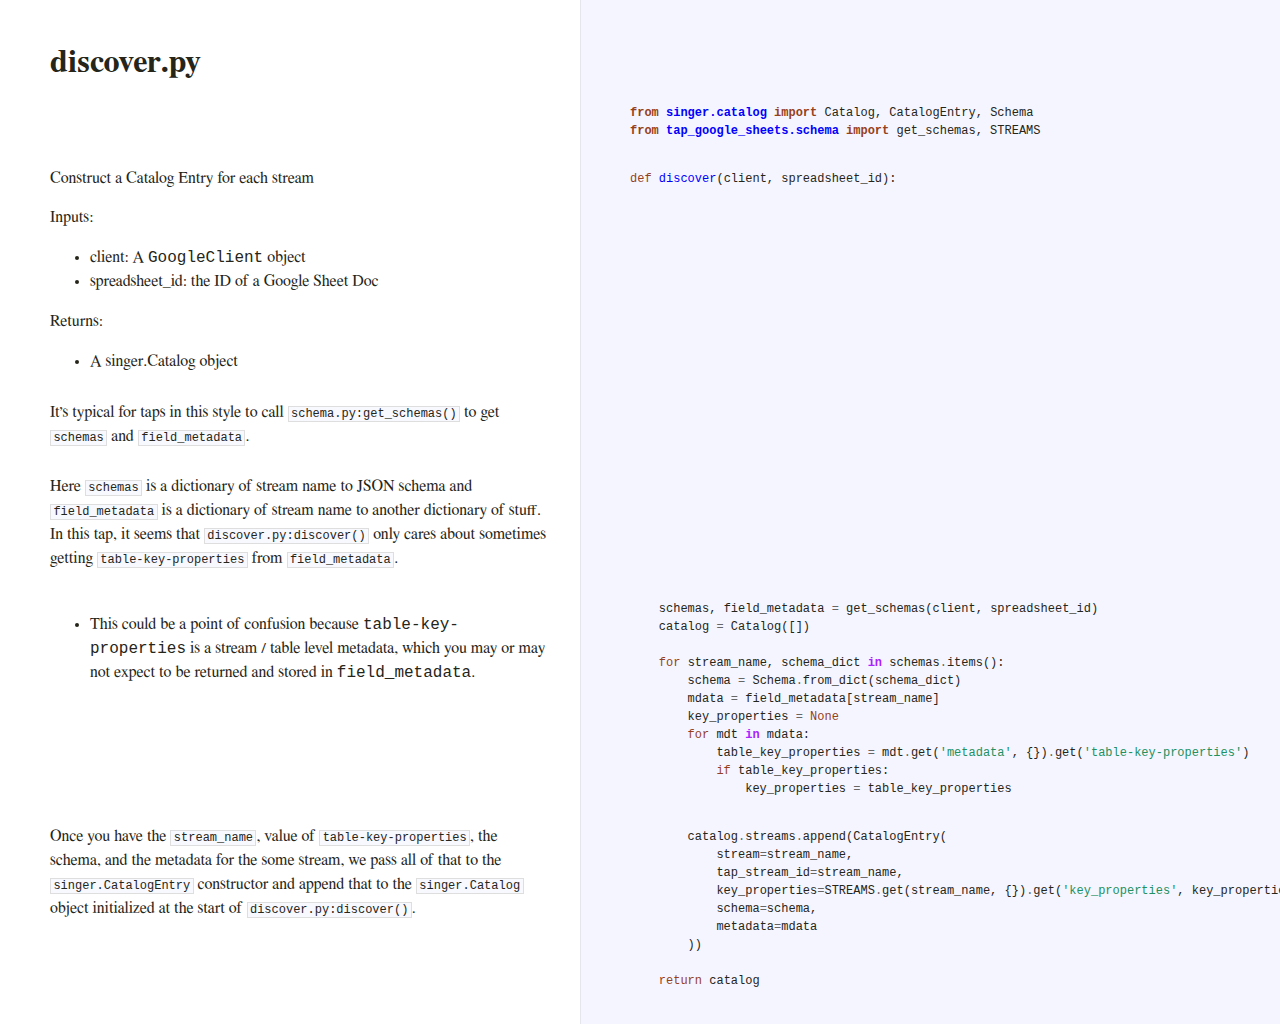
<file: docs/discover.html>
<!DOCTYPE html>
<html>
<head>
  <meta http-equiv="content-type" content="text/html;charset=utf-8">
  <title>discover.py</title>
  <link rel="stylesheet" href="pycco.css">
</head>
<body>
<div id='container'>
  <div id="background"></div>
  <div class='section'>
    <div class='docs'><h1>discover.py</h1></div>
  </div>
  <div class='clearall'>
  <div class='section' id='section-0'>
    <div class='docs'>
      <div class='octowrap'>
        <a class='octothorpe' href='#section-0'>#</a>
      </div>
      
    </div>
    <div class='code'>
      <div class="highlight"><pre><span></span><span class="kn">from</span> <span class="nn">singer.catalog</span> <span class="kn">import</span> <span class="n">Catalog</span><span class="p">,</span> <span class="n">CatalogEntry</span><span class="p">,</span> <span class="n">Schema</span>
<span class="kn">from</span> <span class="nn">tap_google_sheets.schema</span> <span class="kn">import</span> <span class="n">get_schemas</span><span class="p">,</span> <span class="n">STREAMS</span></pre></div>
    </div>
  </div>
  <div class='clearall'></div>
  <div class='section' id='section-1'>
    <div class='docs'>
      <div class='octowrap'>
        <a class='octothorpe' href='#section-1'>#</a>
      </div>
      <p>Construct a Catalog Entry for each stream</p>
<p>Inputs:</p>
<ul>
<li>client: A <code>GoogleClient</code> object</li>
<li>spreadsheet_id: the ID of a Google Sheet Doc</li>
</ul>
<p>Returns:</p>
<ul>
<li>A singer.Catalog object</li>
</ul>
    </div>
    <div class='code'>
      <div class="highlight"><pre><span class="k">def</span> <span class="nf">discover</span><span class="p">(</span><span class="n">client</span><span class="p">,</span> <span class="n">spreadsheet_id</span><span class="p">):</span></pre></div>
    </div>
  </div>
  <div class='clearall'></div>
  <div class='section' id='section-2'>
    <div class='docs'>
      <div class='octowrap'>
        <a class='octothorpe' href='#section-2'>#</a>
      </div>
      <p>It&rsquo;s typical for taps in this style to call <code>schema.py:get_schemas()</code> to get <code>schemas</code> and
<code>field_metadata</code>.</p>
    </div>
    <div class='code'>
      <div class="highlight"><pre></pre></div>
    </div>
  </div>
  <div class='clearall'></div>
  <div class='section' id='section-3'>
    <div class='docs'>
      <div class='octowrap'>
        <a class='octothorpe' href='#section-3'>#</a>
      </div>
      <p>Here <code>schemas</code> is a dictionary of stream name to JSON schema and <code>field_metadata</code> is a dictionary
of stream name to another dictionary of stuff. In this tap, it seems that <code>discover.py:discover()</code>
only cares about sometimes getting <code>table-key-properties</code> from <code>field_metadata</code>.</p>
    </div>
    <div class='code'>
      <div class="highlight"><pre></pre></div>
    </div>
  </div>
  <div class='clearall'></div>
  <div class='section' id='section-4'>
    <div class='docs'>
      <div class='octowrap'>
        <a class='octothorpe' href='#section-4'>#</a>
      </div>
      <ul>
<li>This could be a point of confusion because <code>table-key-properties</code> is a stream / table level
metadata, which you may or may not expect to be returned and stored in <code>field_metadata</code>.</li>
</ul>
    </div>
    <div class='code'>
      <div class="highlight"><pre>    <span class="n">schemas</span><span class="p">,</span> <span class="n">field_metadata</span> <span class="o">=</span> <span class="n">get_schemas</span><span class="p">(</span><span class="n">client</span><span class="p">,</span> <span class="n">spreadsheet_id</span><span class="p">)</span>
    <span class="n">catalog</span> <span class="o">=</span> <span class="n">Catalog</span><span class="p">([])</span>

    <span class="k">for</span> <span class="n">stream_name</span><span class="p">,</span> <span class="n">schema_dict</span> <span class="ow">in</span> <span class="n">schemas</span><span class="o">.</span><span class="n">items</span><span class="p">():</span>
        <span class="n">schema</span> <span class="o">=</span> <span class="n">Schema</span><span class="o">.</span><span class="n">from_dict</span><span class="p">(</span><span class="n">schema_dict</span><span class="p">)</span>
        <span class="n">mdata</span> <span class="o">=</span> <span class="n">field_metadata</span><span class="p">[</span><span class="n">stream_name</span><span class="p">]</span>
        <span class="n">key_properties</span> <span class="o">=</span> <span class="kc">None</span>
        <span class="k">for</span> <span class="n">mdt</span> <span class="ow">in</span> <span class="n">mdata</span><span class="p">:</span>
            <span class="n">table_key_properties</span> <span class="o">=</span> <span class="n">mdt</span><span class="o">.</span><span class="n">get</span><span class="p">(</span><span class="s1">&#39;metadata&#39;</span><span class="p">,</span> <span class="p">{})</span><span class="o">.</span><span class="n">get</span><span class="p">(</span><span class="s1">&#39;table-key-properties&#39;</span><span class="p">)</span>
            <span class="k">if</span> <span class="n">table_key_properties</span><span class="p">:</span>
                <span class="n">key_properties</span> <span class="o">=</span> <span class="n">table_key_properties</span></pre></div>
    </div>
  </div>
  <div class='clearall'></div>
  <div class='section' id='section-5'>
    <div class='docs'>
      <div class='octowrap'>
        <a class='octothorpe' href='#section-5'>#</a>
      </div>
      <p>Once you have the <code>stream_name</code>, value of <code>table-key-properties</code>, the schema, and the
metadata for the some stream, we pass all of that to the <code>singer.CatalogEntry</code> constructor
and append that to the <code>singer.Catalog</code> object initialized at the start of
<code>discover.py:discover()</code>.</p>
    </div>
    <div class='code'>
      <div class="highlight"><pre>        <span class="n">catalog</span><span class="o">.</span><span class="n">streams</span><span class="o">.</span><span class="n">append</span><span class="p">(</span><span class="n">CatalogEntry</span><span class="p">(</span>
            <span class="n">stream</span><span class="o">=</span><span class="n">stream_name</span><span class="p">,</span>
            <span class="n">tap_stream_id</span><span class="o">=</span><span class="n">stream_name</span><span class="p">,</span>
            <span class="n">key_properties</span><span class="o">=</span><span class="n">STREAMS</span><span class="o">.</span><span class="n">get</span><span class="p">(</span><span class="n">stream_name</span><span class="p">,</span> <span class="p">{})</span><span class="o">.</span><span class="n">get</span><span class="p">(</span><span class="s1">&#39;key_properties&#39;</span><span class="p">,</span> <span class="n">key_properties</span><span class="p">),</span>
            <span class="n">schema</span><span class="o">=</span><span class="n">schema</span><span class="p">,</span>
            <span class="n">metadata</span><span class="o">=</span><span class="n">mdata</span>
        <span class="p">))</span>

    <span class="k">return</span> <span class="n">catalog</span>

</pre></div>
    </div>
  </div>
  <div class='clearall'></div>
</div>
</body>
</file>
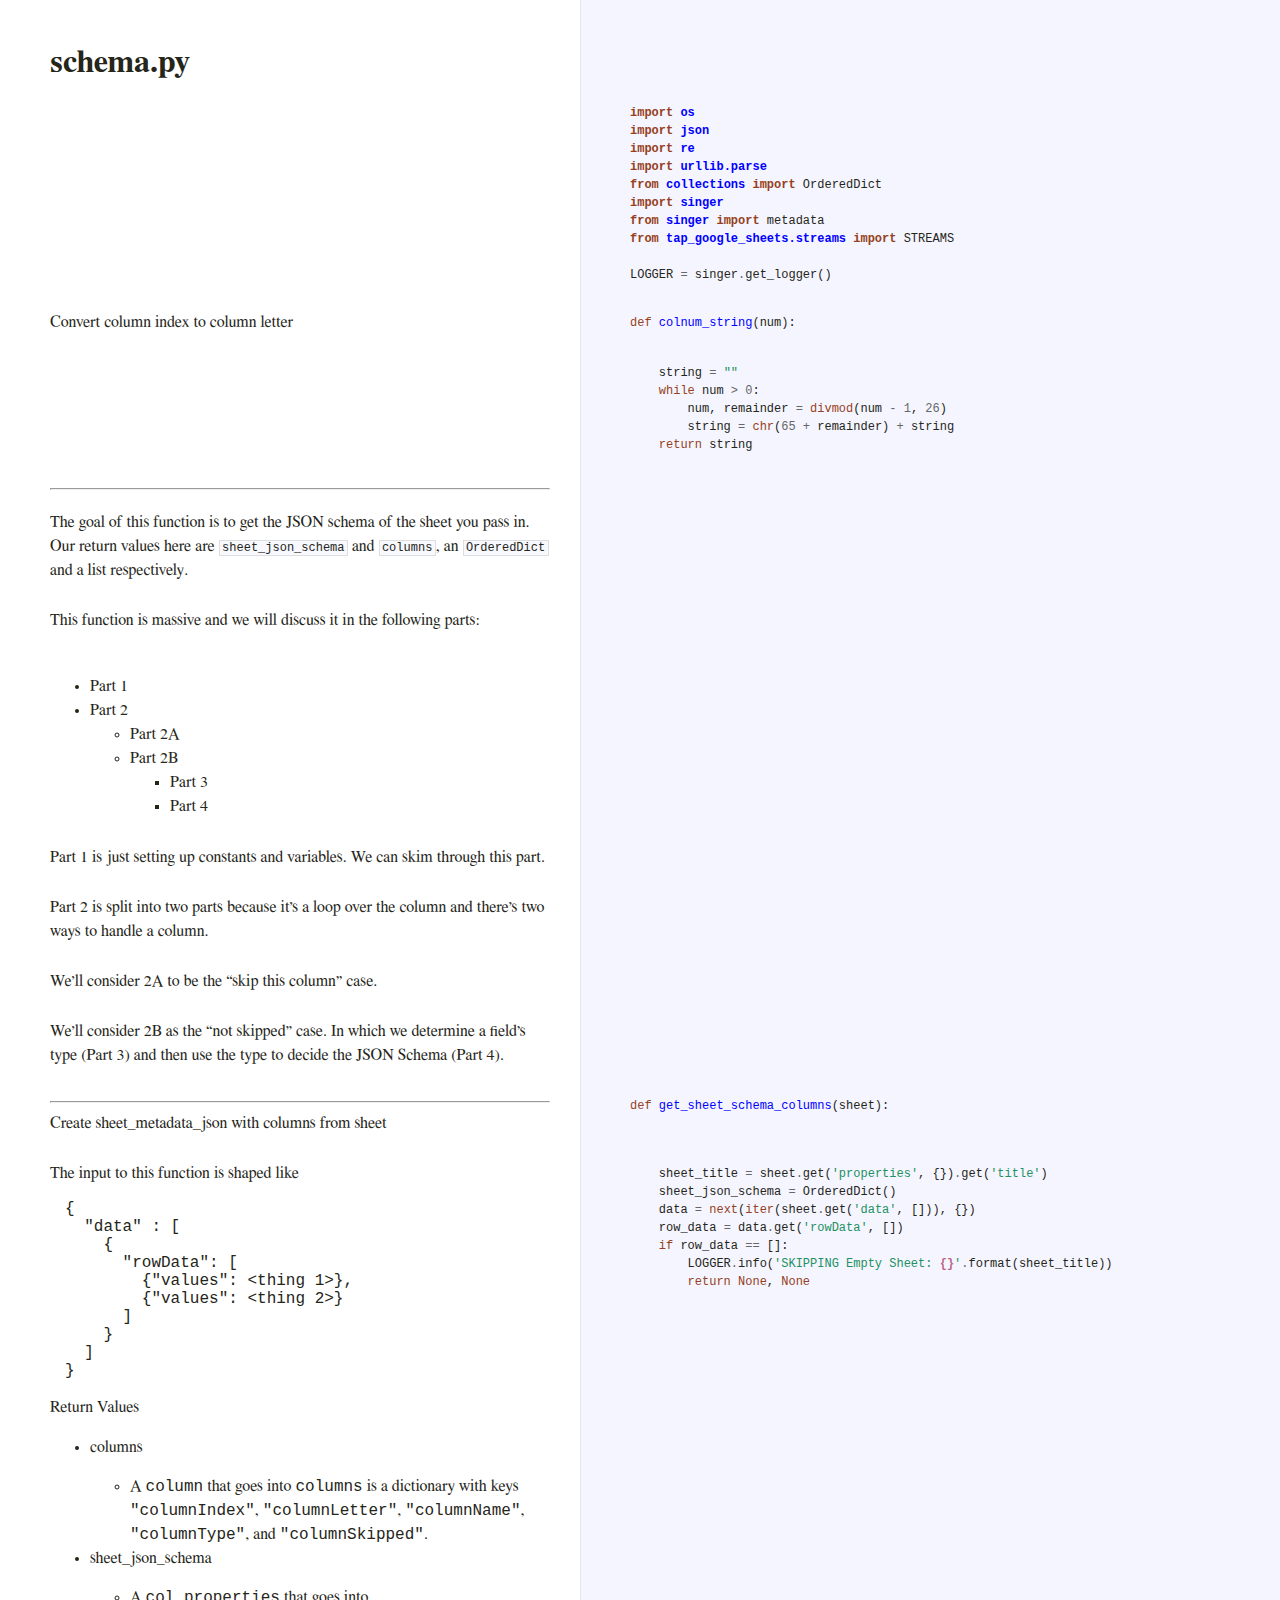
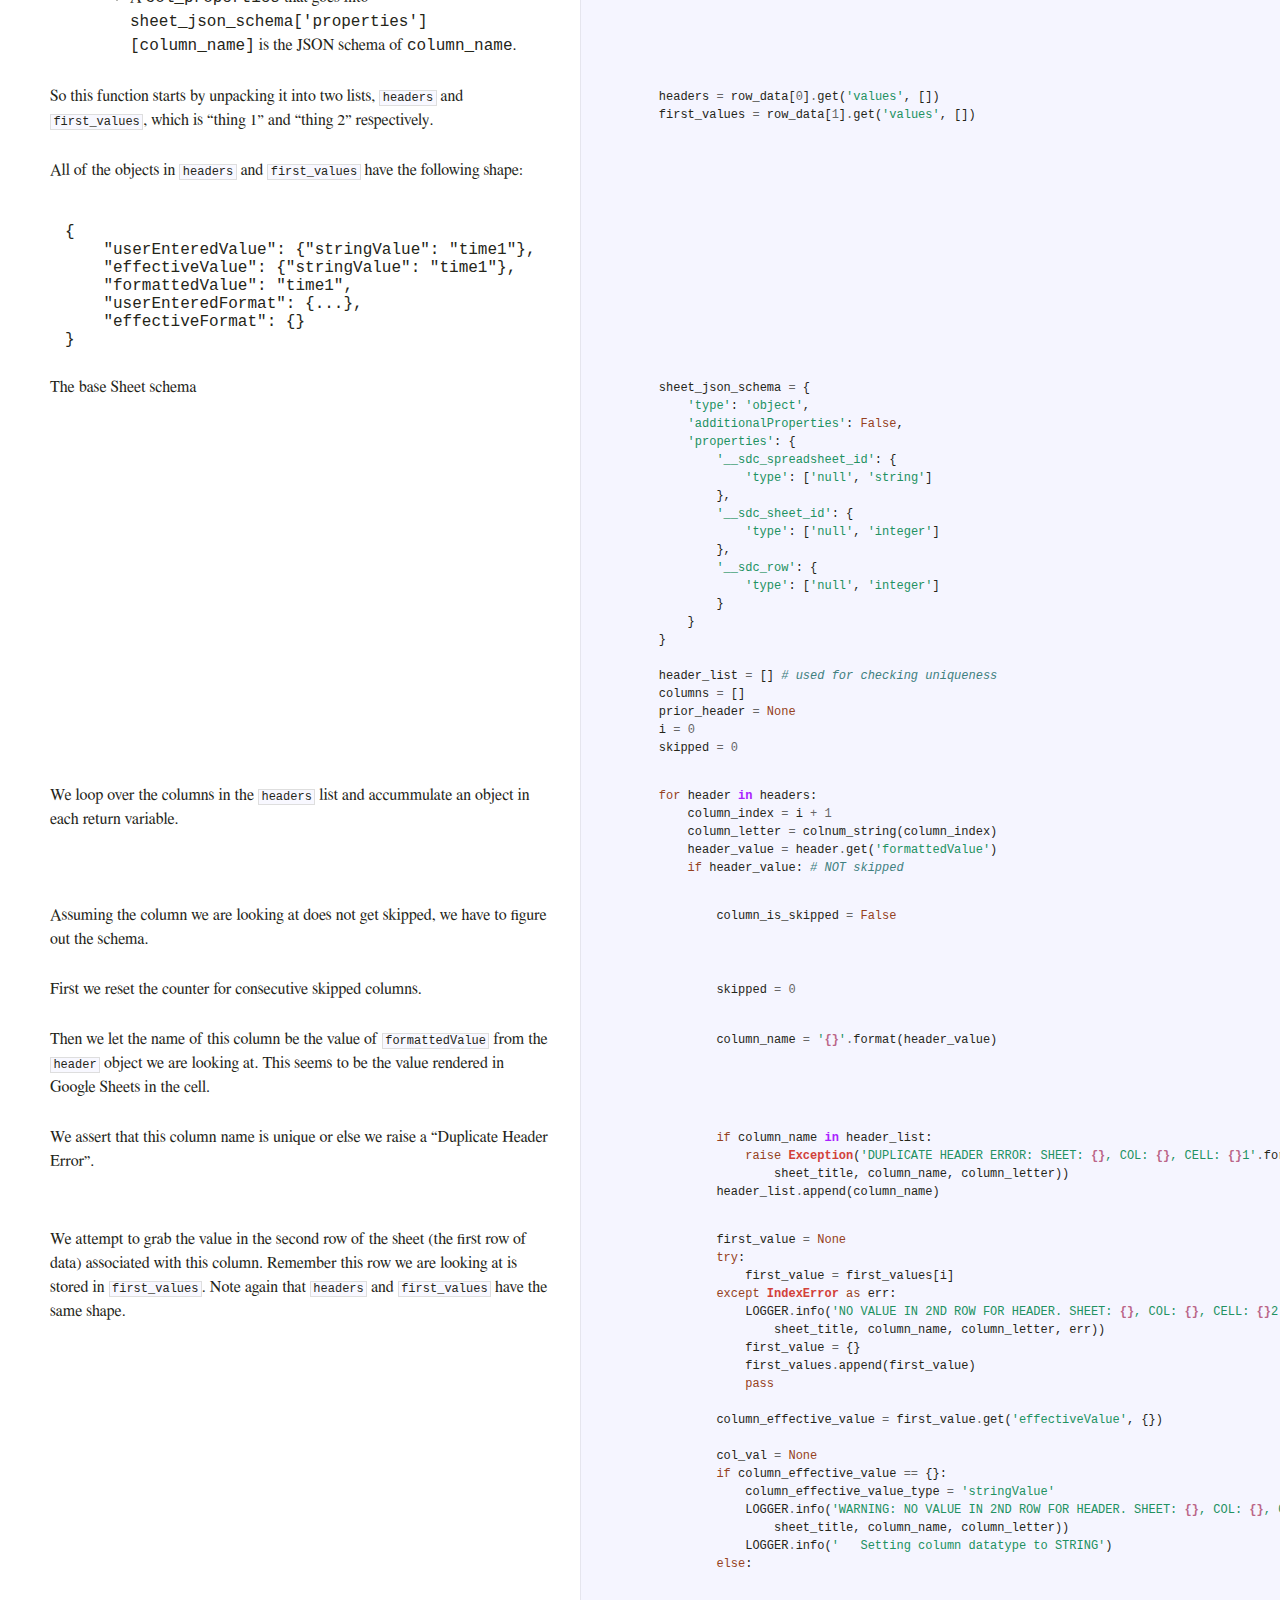
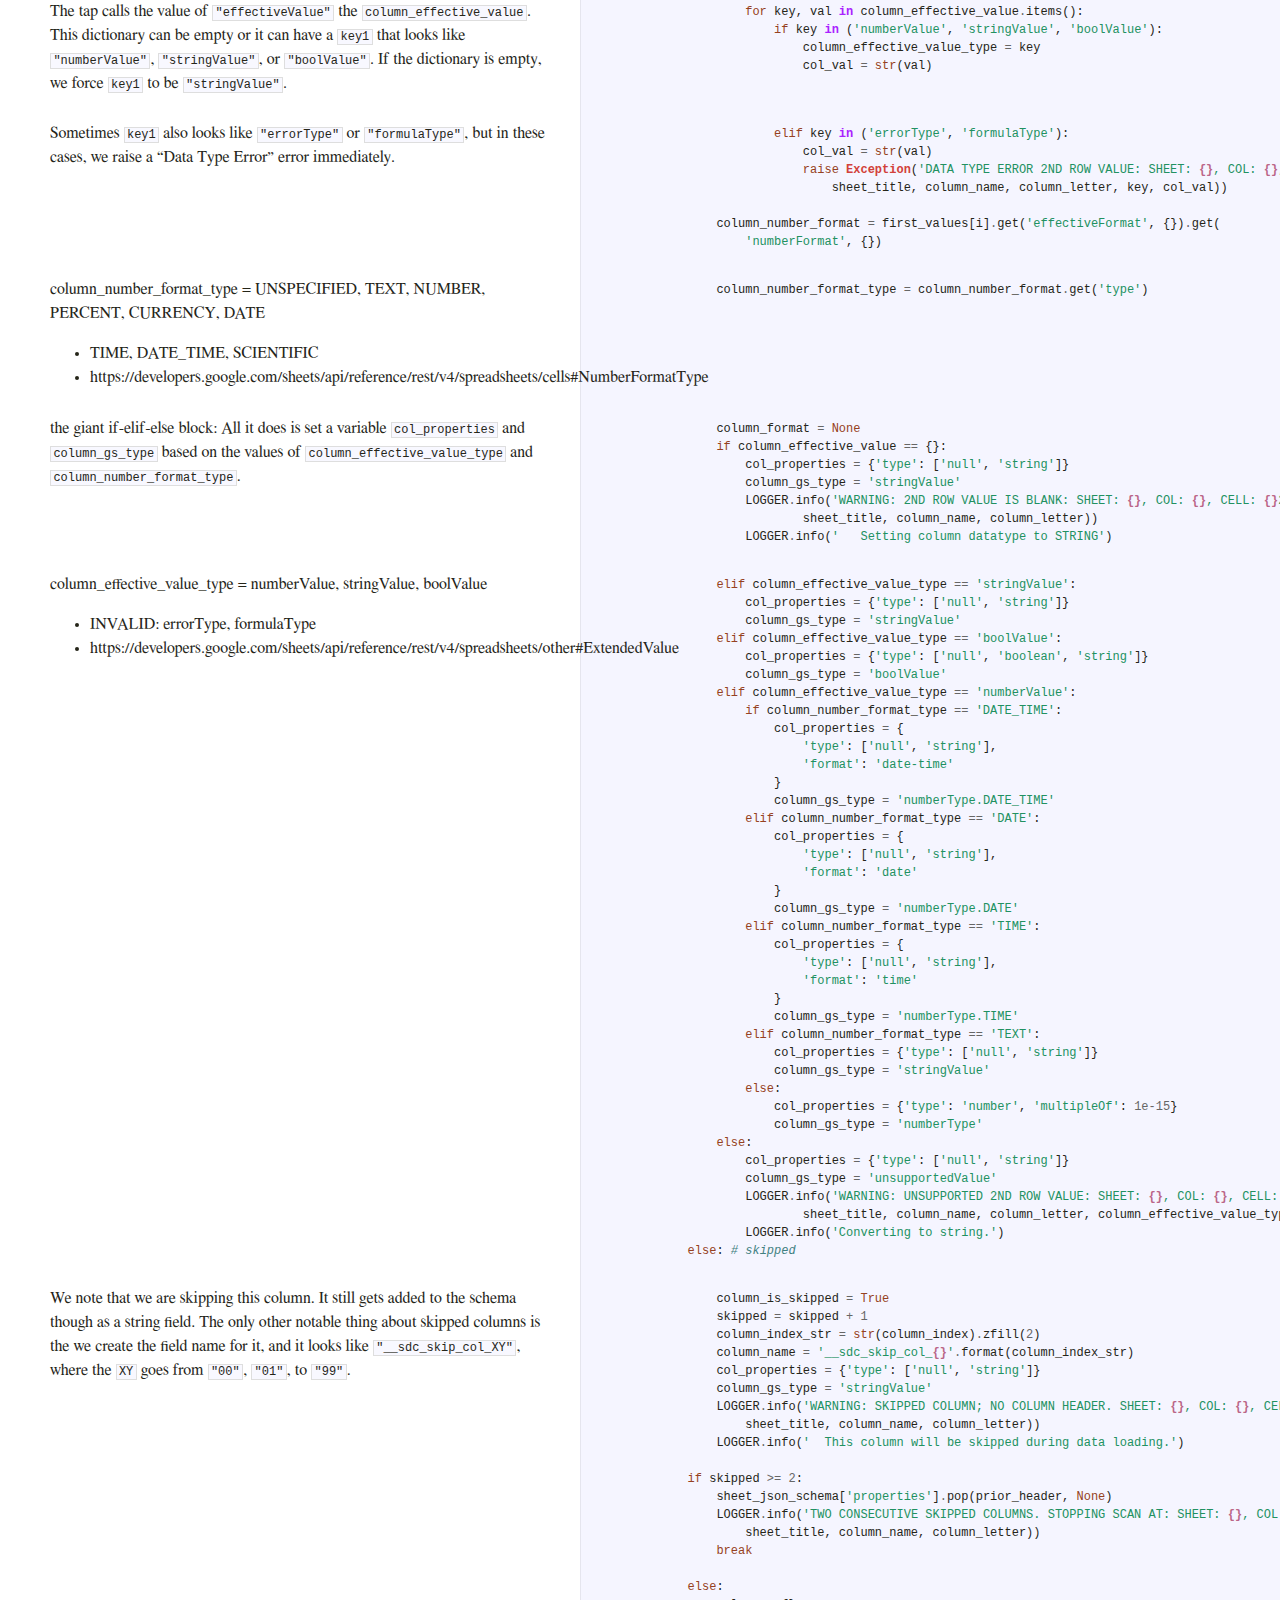
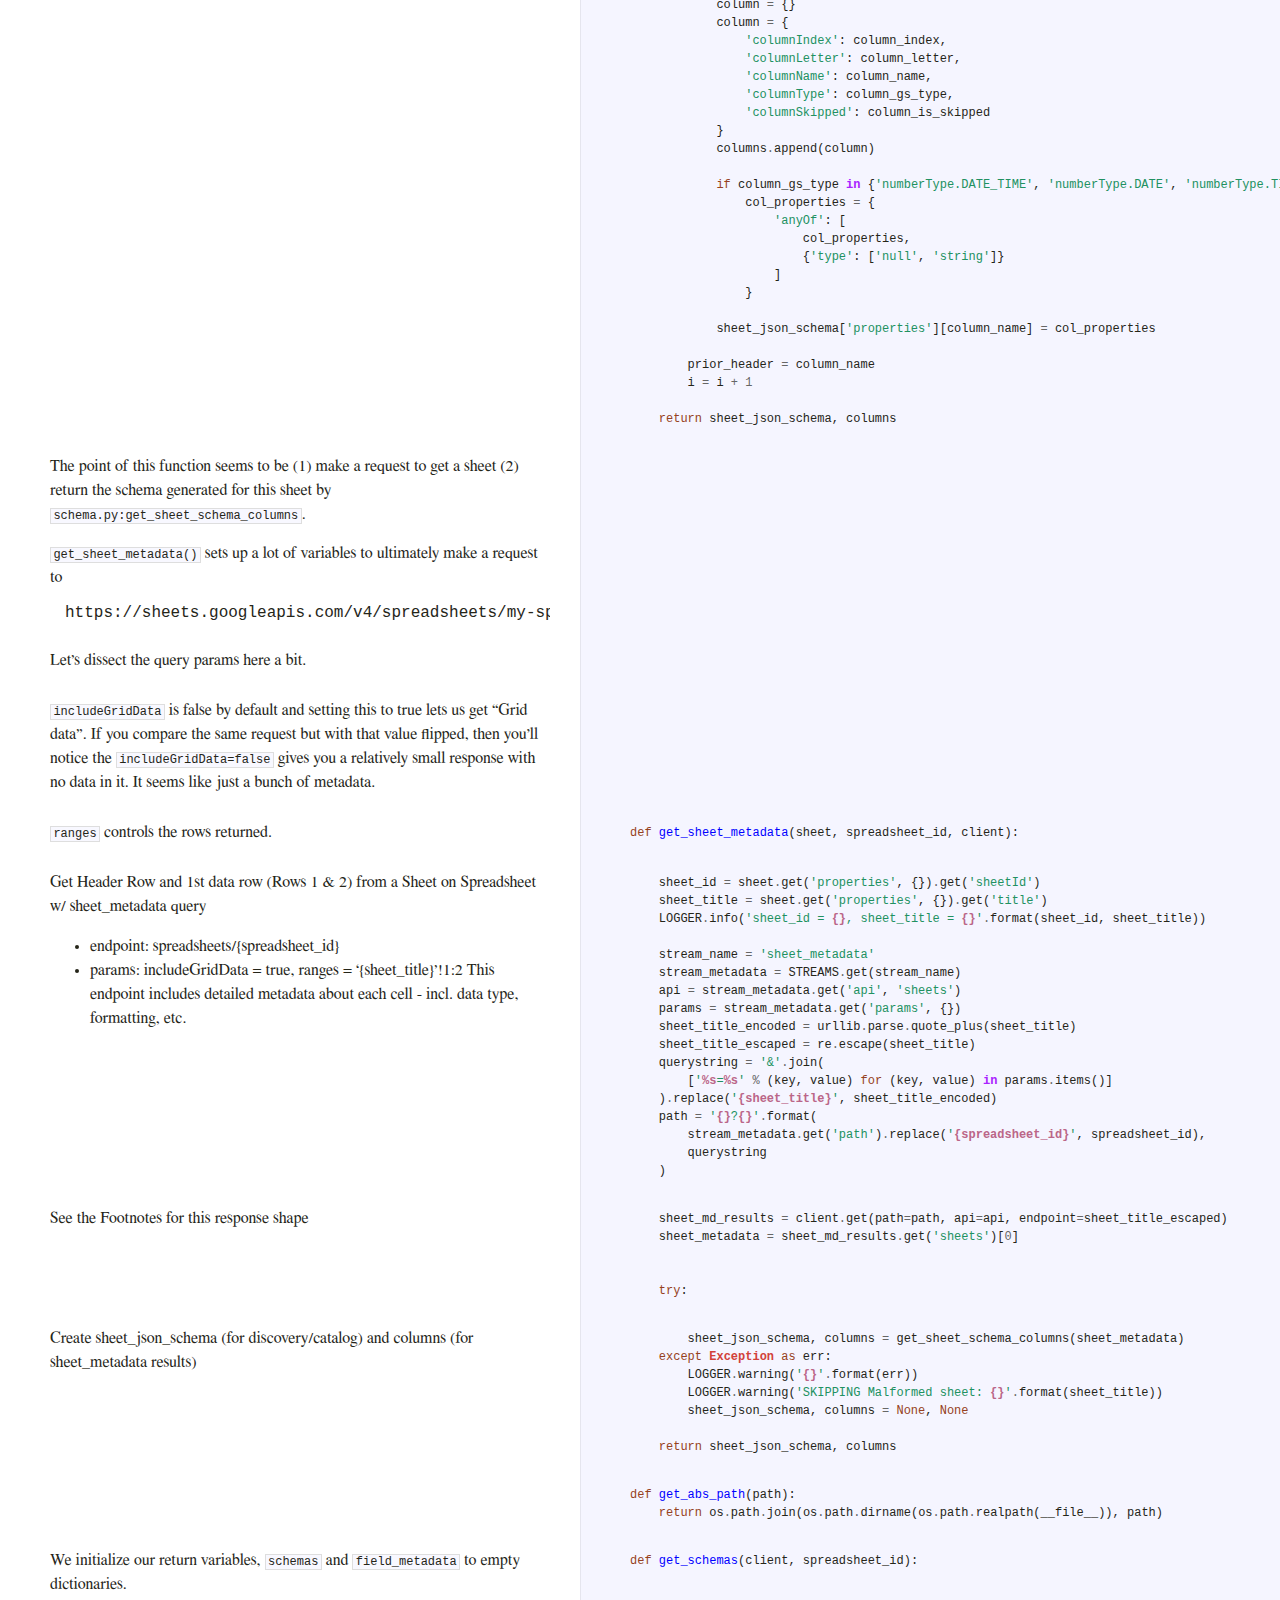
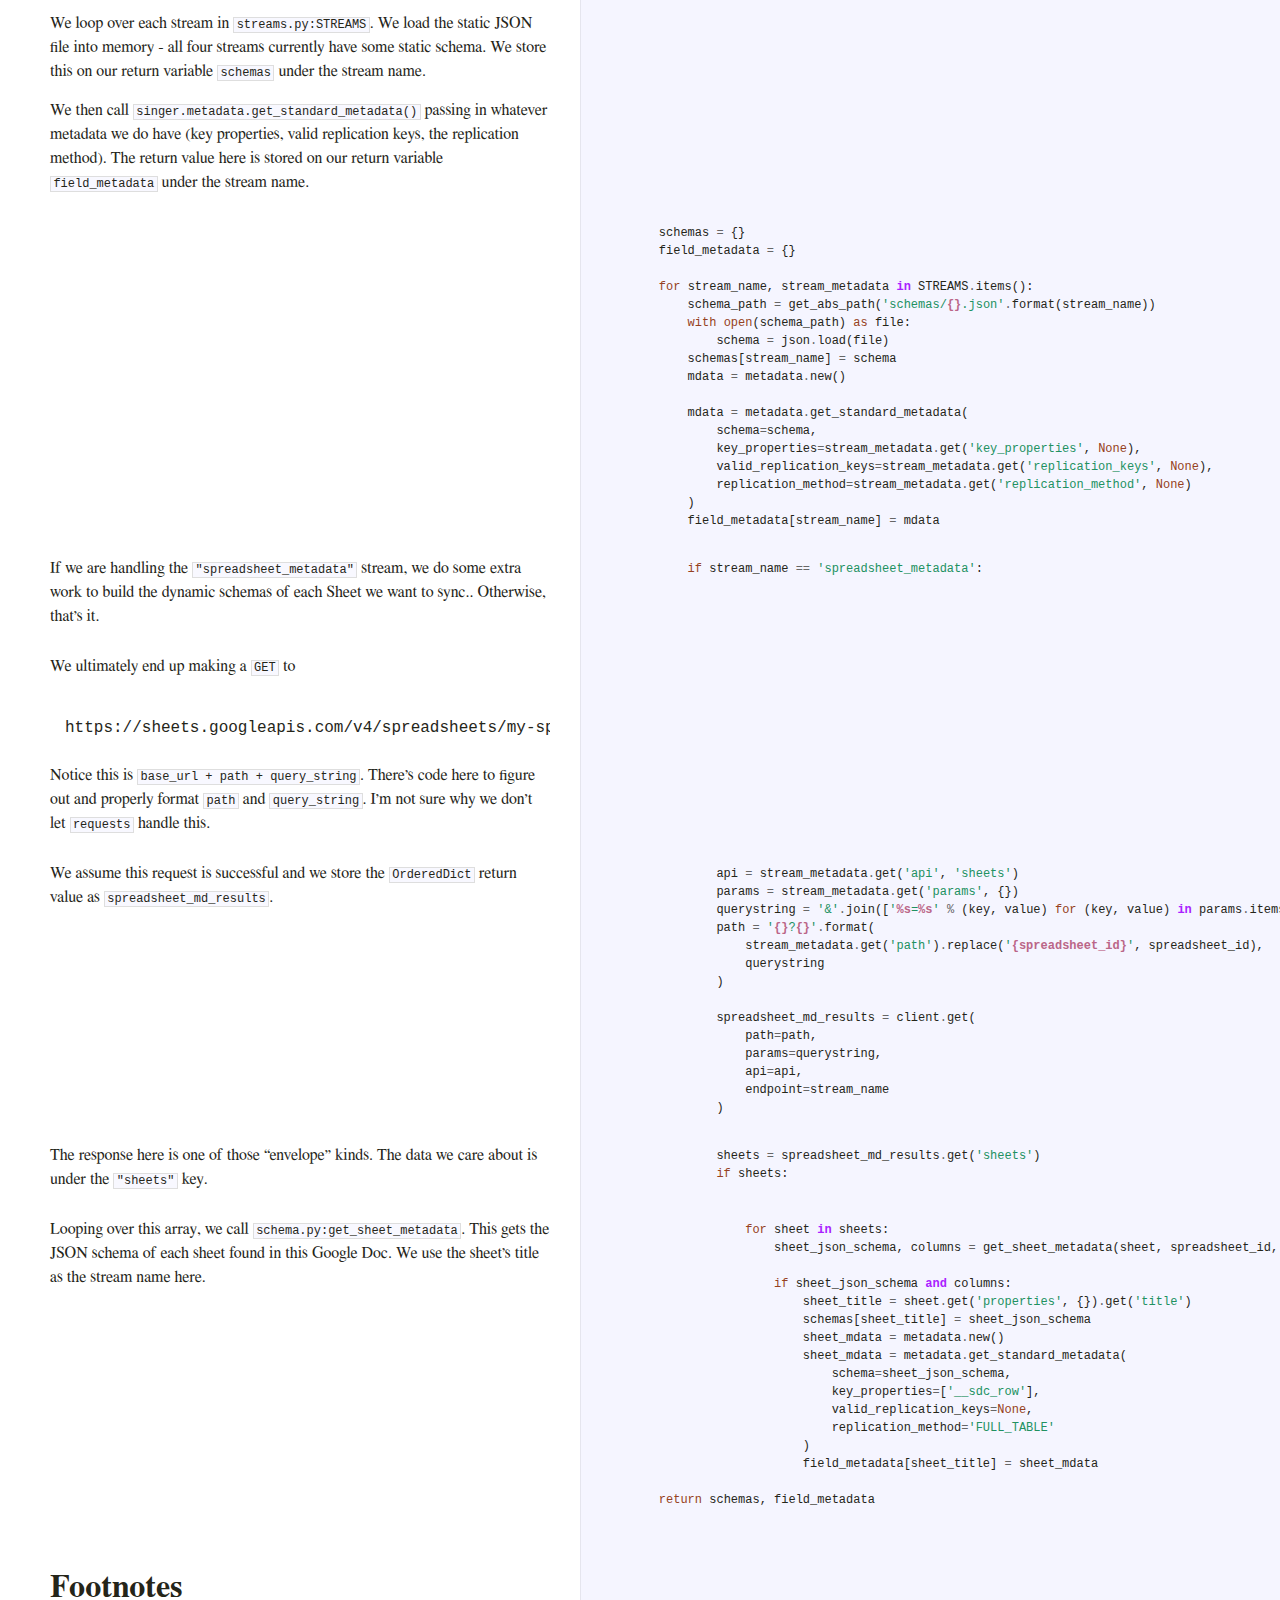
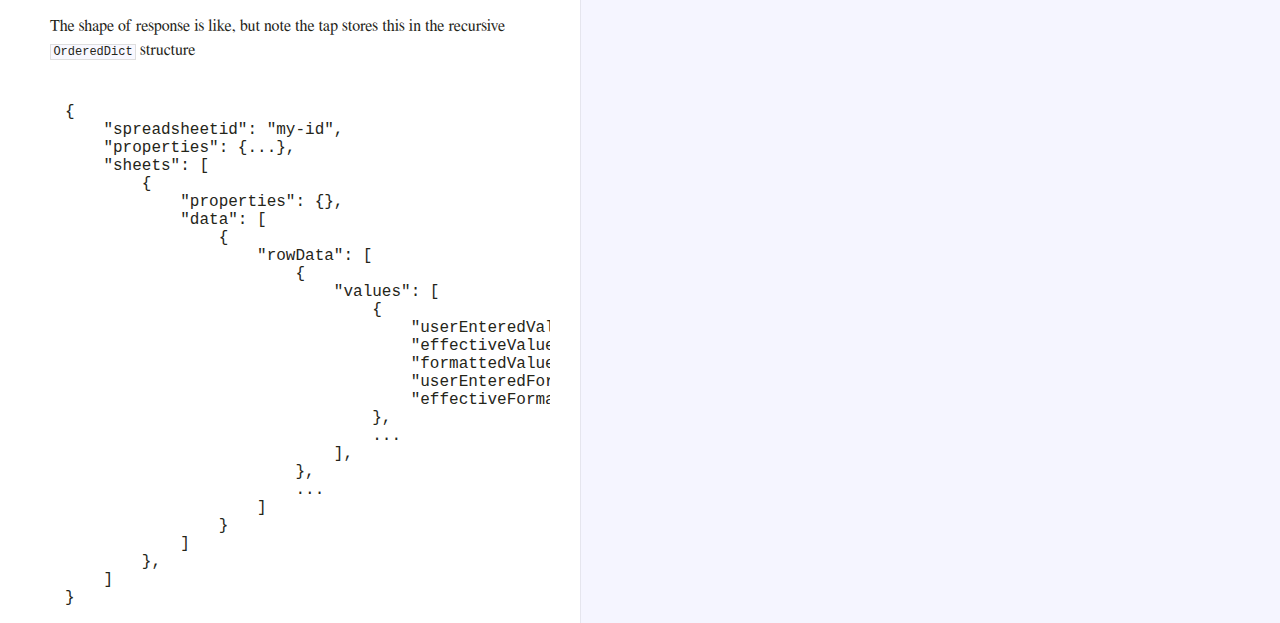
<file: docs/schema.html>
<!DOCTYPE html>
<html>
<head>
  <meta http-equiv="content-type" content="text/html;charset=utf-8">
  <title>schema.py</title>
  <link rel="stylesheet" href="pycco.css">
</head>
<body>
<div id='container'>
  <div id="background"></div>
  <div class='section'>
    <div class='docs'><h1>schema.py</h1></div>
  </div>
  <div class='clearall'>
  <div class='section' id='section-0'>
    <div class='docs'>
      <div class='octowrap'>
        <a class='octothorpe' href='#section-0'>#</a>
      </div>
      
    </div>
    <div class='code'>
      <div class="highlight"><pre><span></span><span class="kn">import</span> <span class="nn">os</span>
<span class="kn">import</span> <span class="nn">json</span>
<span class="kn">import</span> <span class="nn">re</span>
<span class="kn">import</span> <span class="nn">urllib.parse</span>
<span class="kn">from</span> <span class="nn">collections</span> <span class="kn">import</span> <span class="n">OrderedDict</span>
<span class="kn">import</span> <span class="nn">singer</span>
<span class="kn">from</span> <span class="nn">singer</span> <span class="kn">import</span> <span class="n">metadata</span>
<span class="kn">from</span> <span class="nn">tap_google_sheets.streams</span> <span class="kn">import</span> <span class="n">STREAMS</span>

<span class="n">LOGGER</span> <span class="o">=</span> <span class="n">singer</span><span class="o">.</span><span class="n">get_logger</span><span class="p">()</span></pre></div>
    </div>
  </div>
  <div class='clearall'></div>
  <div class='section' id='section-1'>
    <div class='docs'>
      <div class='octowrap'>
        <a class='octothorpe' href='#section-1'>#</a>
      </div>
      <p>Convert column index to column letter</p>
    </div>
    <div class='code'>
      <div class="highlight"><pre><span class="k">def</span> <span class="nf">colnum_string</span><span class="p">(</span><span class="n">num</span><span class="p">):</span></pre></div>
    </div>
  </div>
  <div class='clearall'></div>
  <div class='section' id='section-2'>
    <div class='docs'>
      <div class='octowrap'>
        <a class='octothorpe' href='#section-2'>#</a>
      </div>
      
    </div>
    <div class='code'>
      <div class="highlight"><pre>    <span class="n">string</span> <span class="o">=</span> <span class="s2">&quot;&quot;</span>
    <span class="k">while</span> <span class="n">num</span> <span class="o">&gt;</span> <span class="mi">0</span><span class="p">:</span>
        <span class="n">num</span><span class="p">,</span> <span class="n">remainder</span> <span class="o">=</span> <span class="nb">divmod</span><span class="p">(</span><span class="n">num</span> <span class="o">-</span> <span class="mi">1</span><span class="p">,</span> <span class="mi">26</span><span class="p">)</span>
        <span class="n">string</span> <span class="o">=</span> <span class="nb">chr</span><span class="p">(</span><span class="mi">65</span> <span class="o">+</span> <span class="n">remainder</span><span class="p">)</span> <span class="o">+</span> <span class="n">string</span>
    <span class="k">return</span> <span class="n">string</span></pre></div>
    </div>
  </div>
  <div class='clearall'></div>
  <div class='section' id='section-3'>
    <div class='docs'>
      <div class='octowrap'>
        <a class='octothorpe' href='#section-3'>#</a>
      </div>
      <hr />
    </div>
    <div class='code'>
      <div class="highlight"><pre></pre></div>
    </div>
  </div>
  <div class='clearall'></div>
  <div class='section' id='section-4'>
    <div class='docs'>
      <div class='octowrap'>
        <a class='octothorpe' href='#section-4'>#</a>
      </div>
      <p>The goal of this function is to get the JSON schema of the sheet you pass in. Our return values here
are <code>sheet_json_schema</code> and <code>columns</code>, an <code>OrderedDict</code> and a list respectively.</p>
    </div>
    <div class='code'>
      <div class="highlight"><pre></pre></div>
    </div>
  </div>
  <div class='clearall'></div>
  <div class='section' id='section-5'>
    <div class='docs'>
      <div class='octowrap'>
        <a class='octothorpe' href='#section-5'>#</a>
      </div>
      <p>This function is massive and we will discuss it in the following parts:</p>
    </div>
    <div class='code'>
      <div class="highlight"><pre></pre></div>
    </div>
  </div>
  <div class='clearall'></div>
  <div class='section' id='section-6'>
    <div class='docs'>
      <div class='octowrap'>
        <a class='octothorpe' href='#section-6'>#</a>
      </div>
      <ul>
<li>Part 1</li>
<li>Part 2<ul>
<li>Part 2A</li>
<li>Part 2B<ul>
<li>Part 3</li>
<li>Part 4</li>
</ul>
</li>
</ul>
</li>
</ul>
    </div>
    <div class='code'>
      <div class="highlight"><pre></pre></div>
    </div>
  </div>
  <div class='clearall'></div>
  <div class='section' id='section-7'>
    <div class='docs'>
      <div class='octowrap'>
        <a class='octothorpe' href='#section-7'>#</a>
      </div>
      <p>Part 1 is just setting up constants and variables. We can skim through this part.</p>
    </div>
    <div class='code'>
      <div class="highlight"><pre></pre></div>
    </div>
  </div>
  <div class='clearall'></div>
  <div class='section' id='section-8'>
    <div class='docs'>
      <div class='octowrap'>
        <a class='octothorpe' href='#section-8'>#</a>
      </div>
      <p>Part 2 is split into two parts because it&rsquo;s a loop over the column and there&rsquo;s two ways to handle a
column.</p>
    </div>
    <div class='code'>
      <div class="highlight"><pre></pre></div>
    </div>
  </div>
  <div class='clearall'></div>
  <div class='section' id='section-9'>
    <div class='docs'>
      <div class='octowrap'>
        <a class='octothorpe' href='#section-9'>#</a>
      </div>
      <p>We&rsquo;ll consider 2A to be the &ldquo;skip this column&rdquo; case.</p>
    </div>
    <div class='code'>
      <div class="highlight"><pre></pre></div>
    </div>
  </div>
  <div class='clearall'></div>
  <div class='section' id='section-10'>
    <div class='docs'>
      <div class='octowrap'>
        <a class='octothorpe' href='#section-10'>#</a>
      </div>
      <p>We&rsquo;ll consider 2B as the &ldquo;not skipped&rdquo; case. In which we determine a field&rsquo;s type (Part 3) and then
use the type to decide the JSON Schema (Part 4).</p>
    </div>
    <div class='code'>
      <div class="highlight"><pre></pre></div>
    </div>
  </div>
  <div class='clearall'></div>
  <div class='section' id='section-11'>
    <div class='docs'>
      <div class='octowrap'>
        <a class='octothorpe' href='#section-11'>#</a>
      </div>
      <hr />
<p>Create sheet_metadata_json with columns from sheet</p>
    </div>
    <div class='code'>
      <div class="highlight"><pre><span class="k">def</span> <span class="nf">get_sheet_schema_columns</span><span class="p">(</span><span class="n">sheet</span><span class="p">):</span></pre></div>
    </div>
  </div>
  <div class='clearall'></div>
  <div class='section' id='section-12'>
    <div class='docs'>
      <div class='octowrap'>
        <a class='octothorpe' href='#section-12'>#</a>
      </div>
      <p>The input to this function is shaped like</p>
<pre><code class="language-JSON">{
  &quot;data&quot; : [
    {
      &quot;rowData&quot;: [
        {&quot;values&quot;: &lt;thing 1&gt;},
        {&quot;values&quot;: &lt;thing 2&gt;}
      ]
    }
  ]
}
</code></pre>
<p>Return Values</p>
<ul>
<li>
<p>columns</p>
<ul>
<li>A <code>column</code> that goes into <code>columns</code> is a dictionary with keys <code>"columnIndex"</code>,
<code>"columnLetter"</code>, <code>"columnName"</code>, <code>"columnType"</code>, and <code>"columnSkipped"</code>.</li>
</ul>
</li>
<li>
<p>sheet_json_schema</p>
<ul>
<li>A <code>col_properties</code> that goes into <code>sheet_json_schema['properties'][column_name]</code> is the JSON
schema of <code>column_name</code>.</li>
</ul>
</li>
</ul>
    </div>
    <div class='code'>
      <div class="highlight"><pre>    <span class="n">sheet_title</span> <span class="o">=</span> <span class="n">sheet</span><span class="o">.</span><span class="n">get</span><span class="p">(</span><span class="s1">&#39;properties&#39;</span><span class="p">,</span> <span class="p">{})</span><span class="o">.</span><span class="n">get</span><span class="p">(</span><span class="s1">&#39;title&#39;</span><span class="p">)</span>
    <span class="n">sheet_json_schema</span> <span class="o">=</span> <span class="n">OrderedDict</span><span class="p">()</span>
    <span class="n">data</span> <span class="o">=</span> <span class="nb">next</span><span class="p">(</span><span class="nb">iter</span><span class="p">(</span><span class="n">sheet</span><span class="o">.</span><span class="n">get</span><span class="p">(</span><span class="s1">&#39;data&#39;</span><span class="p">,</span> <span class="p">[])),</span> <span class="p">{})</span>
    <span class="n">row_data</span> <span class="o">=</span> <span class="n">data</span><span class="o">.</span><span class="n">get</span><span class="p">(</span><span class="s1">&#39;rowData&#39;</span><span class="p">,</span> <span class="p">[])</span>
    <span class="k">if</span> <span class="n">row_data</span> <span class="o">==</span> <span class="p">[]:</span>
        <span class="n">LOGGER</span><span class="o">.</span><span class="n">info</span><span class="p">(</span><span class="s1">&#39;SKIPPING Empty Sheet: </span><span class="si">{}</span><span class="s1">&#39;</span><span class="o">.</span><span class="n">format</span><span class="p">(</span><span class="n">sheet_title</span><span class="p">))</span>
        <span class="k">return</span> <span class="kc">None</span><span class="p">,</span> <span class="kc">None</span></pre></div>
    </div>
  </div>
  <div class='clearall'></div>
  <div class='section' id='section-13'>
    <div class='docs'>
      <div class='octowrap'>
        <a class='octothorpe' href='#section-13'>#</a>
      </div>
      <p>So this function starts by unpacking it into two lists, <code>headers</code> and <code>first_values</code>, which is
&ldquo;thing 1&rdquo; and &ldquo;thing 2&rdquo; respectively.</p>
    </div>
    <div class='code'>
      <div class="highlight"><pre>    <span class="n">headers</span> <span class="o">=</span> <span class="n">row_data</span><span class="p">[</span><span class="mi">0</span><span class="p">]</span><span class="o">.</span><span class="n">get</span><span class="p">(</span><span class="s1">&#39;values&#39;</span><span class="p">,</span> <span class="p">[])</span>
    <span class="n">first_values</span> <span class="o">=</span> <span class="n">row_data</span><span class="p">[</span><span class="mi">1</span><span class="p">]</span><span class="o">.</span><span class="n">get</span><span class="p">(</span><span class="s1">&#39;values&#39;</span><span class="p">,</span> <span class="p">[])</span></pre></div>
    </div>
  </div>
  <div class='clearall'></div>
  <div class='section' id='section-14'>
    <div class='docs'>
      <div class='octowrap'>
        <a class='octothorpe' href='#section-14'>#</a>
      </div>
      <p>All of the objects in <code>headers</code> and <code>first_values</code> have the following shape:</p>
    </div>
    <div class='code'>
      <div class="highlight"><pre></pre></div>
    </div>
  </div>
  <div class='clearall'></div>
  <div class='section' id='section-15'>
    <div class='docs'>
      <div class='octowrap'>
        <a class='octothorpe' href='#section-15'>#</a>
      </div>
      <pre><code class="language-JSON">{
    &quot;userEnteredValue&quot;: {&quot;stringValue&quot;: &quot;time1&quot;},
    &quot;effectiveValue&quot;: {&quot;stringValue&quot;: &quot;time1&quot;},
    &quot;formattedValue&quot;: &quot;time1&quot;,
    &quot;userEnteredFormat&quot;: {...},
    &quot;effectiveFormat&quot;: {}
}
</code></pre>
    </div>
    <div class='code'>
      <div class="highlight"><pre></pre></div>
    </div>
  </div>
  <div class='clearall'></div>
  <div class='section' id='section-16'>
    <div class='docs'>
      <div class='octowrap'>
        <a class='octothorpe' href='#section-16'>#</a>
      </div>
      <p>The base Sheet schema</p>
    </div>
    <div class='code'>
      <div class="highlight"><pre>    <span class="n">sheet_json_schema</span> <span class="o">=</span> <span class="p">{</span>
        <span class="s1">&#39;type&#39;</span><span class="p">:</span> <span class="s1">&#39;object&#39;</span><span class="p">,</span>
        <span class="s1">&#39;additionalProperties&#39;</span><span class="p">:</span> <span class="kc">False</span><span class="p">,</span>
        <span class="s1">&#39;properties&#39;</span><span class="p">:</span> <span class="p">{</span>
            <span class="s1">&#39;__sdc_spreadsheet_id&#39;</span><span class="p">:</span> <span class="p">{</span>
                <span class="s1">&#39;type&#39;</span><span class="p">:</span> <span class="p">[</span><span class="s1">&#39;null&#39;</span><span class="p">,</span> <span class="s1">&#39;string&#39;</span><span class="p">]</span>
            <span class="p">},</span>
            <span class="s1">&#39;__sdc_sheet_id&#39;</span><span class="p">:</span> <span class="p">{</span>
                <span class="s1">&#39;type&#39;</span><span class="p">:</span> <span class="p">[</span><span class="s1">&#39;null&#39;</span><span class="p">,</span> <span class="s1">&#39;integer&#39;</span><span class="p">]</span>
            <span class="p">},</span>
            <span class="s1">&#39;__sdc_row&#39;</span><span class="p">:</span> <span class="p">{</span>
                <span class="s1">&#39;type&#39;</span><span class="p">:</span> <span class="p">[</span><span class="s1">&#39;null&#39;</span><span class="p">,</span> <span class="s1">&#39;integer&#39;</span><span class="p">]</span>
            <span class="p">}</span>
        <span class="p">}</span>
    <span class="p">}</span>

    <span class="n">header_list</span> <span class="o">=</span> <span class="p">[]</span> <span class="c1"># used for checking uniqueness</span>
    <span class="n">columns</span> <span class="o">=</span> <span class="p">[]</span>
    <span class="n">prior_header</span> <span class="o">=</span> <span class="kc">None</span>
    <span class="n">i</span> <span class="o">=</span> <span class="mi">0</span>
    <span class="n">skipped</span> <span class="o">=</span> <span class="mi">0</span></pre></div>
    </div>
  </div>
  <div class='clearall'></div>
  <div class='section' id='section-17'>
    <div class='docs'>
      <div class='octowrap'>
        <a class='octothorpe' href='#section-17'>#</a>
      </div>
      <p>We loop over the columns in the <code>headers</code> list and accummulate an object in each return
variable.</p>
    </div>
    <div class='code'>
      <div class="highlight"><pre>    <span class="k">for</span> <span class="n">header</span> <span class="ow">in</span> <span class="n">headers</span><span class="p">:</span>
        <span class="n">column_index</span> <span class="o">=</span> <span class="n">i</span> <span class="o">+</span> <span class="mi">1</span>
        <span class="n">column_letter</span> <span class="o">=</span> <span class="n">colnum_string</span><span class="p">(</span><span class="n">column_index</span><span class="p">)</span>
        <span class="n">header_value</span> <span class="o">=</span> <span class="n">header</span><span class="o">.</span><span class="n">get</span><span class="p">(</span><span class="s1">&#39;formattedValue&#39;</span><span class="p">)</span>
        <span class="k">if</span> <span class="n">header_value</span><span class="p">:</span> <span class="c1"># NOT skipped</span></pre></div>
    </div>
  </div>
  <div class='clearall'></div>
  <div class='section' id='section-18'>
    <div class='docs'>
      <div class='octowrap'>
        <a class='octothorpe' href='#section-18'>#</a>
      </div>
      <p>Assuming the column we are looking at does not get skipped, we have to figure out the
schema.</p>
    </div>
    <div class='code'>
      <div class="highlight"><pre>            <span class="n">column_is_skipped</span> <span class="o">=</span> <span class="kc">False</span></pre></div>
    </div>
  </div>
  <div class='clearall'></div>
  <div class='section' id='section-19'>
    <div class='docs'>
      <div class='octowrap'>
        <a class='octothorpe' href='#section-19'>#</a>
      </div>
      <p>First we reset the counter for consecutive skipped columns.</p>
    </div>
    <div class='code'>
      <div class="highlight"><pre>            <span class="n">skipped</span> <span class="o">=</span> <span class="mi">0</span></pre></div>
    </div>
  </div>
  <div class='clearall'></div>
  <div class='section' id='section-20'>
    <div class='docs'>
      <div class='octowrap'>
        <a class='octothorpe' href='#section-20'>#</a>
      </div>
      <p>Then we let the name of this column be the value of <code>formattedValue</code> from the <code>header</code>
object we are looking at. This seems to be the value rendered in Google Sheets in the
cell.</p>
    </div>
    <div class='code'>
      <div class="highlight"><pre>            <span class="n">column_name</span> <span class="o">=</span> <span class="s1">&#39;</span><span class="si">{}</span><span class="s1">&#39;</span><span class="o">.</span><span class="n">format</span><span class="p">(</span><span class="n">header_value</span><span class="p">)</span></pre></div>
    </div>
  </div>
  <div class='clearall'></div>
  <div class='section' id='section-21'>
    <div class='docs'>
      <div class='octowrap'>
        <a class='octothorpe' href='#section-21'>#</a>
      </div>
      <p>We assert that this column name is unique or else we raise a &ldquo;Duplicate Header Error&rdquo;.</p>
    </div>
    <div class='code'>
      <div class="highlight"><pre>            <span class="k">if</span> <span class="n">column_name</span> <span class="ow">in</span> <span class="n">header_list</span><span class="p">:</span>
                <span class="k">raise</span> <span class="ne">Exception</span><span class="p">(</span><span class="s1">&#39;DUPLICATE HEADER ERROR: SHEET: </span><span class="si">{}</span><span class="s1">, COL: </span><span class="si">{}</span><span class="s1">, CELL: </span><span class="si">{}</span><span class="s1">1&#39;</span><span class="o">.</span><span class="n">format</span><span class="p">(</span>
                    <span class="n">sheet_title</span><span class="p">,</span> <span class="n">column_name</span><span class="p">,</span> <span class="n">column_letter</span><span class="p">))</span>
            <span class="n">header_list</span><span class="o">.</span><span class="n">append</span><span class="p">(</span><span class="n">column_name</span><span class="p">)</span></pre></div>
    </div>
  </div>
  <div class='clearall'></div>
  <div class='section' id='section-22'>
    <div class='docs'>
      <div class='octowrap'>
        <a class='octothorpe' href='#section-22'>#</a>
      </div>
      <p>We attempt to grab the value in the second row of the sheet (the first row of data)
associated with this column. Remember this row we are looking at is stored in
<code>first_values</code>. Note again that <code>headers</code> and <code>first_values</code> have the same shape.</p>
    </div>
    <div class='code'>
      <div class="highlight"><pre>            <span class="n">first_value</span> <span class="o">=</span> <span class="kc">None</span>
            <span class="k">try</span><span class="p">:</span>
                <span class="n">first_value</span> <span class="o">=</span> <span class="n">first_values</span><span class="p">[</span><span class="n">i</span><span class="p">]</span>
            <span class="k">except</span> <span class="ne">IndexError</span> <span class="k">as</span> <span class="n">err</span><span class="p">:</span>
                <span class="n">LOGGER</span><span class="o">.</span><span class="n">info</span><span class="p">(</span><span class="s1">&#39;NO VALUE IN 2ND ROW FOR HEADER. SHEET: </span><span class="si">{}</span><span class="s1">, COL: </span><span class="si">{}</span><span class="s1">, CELL: </span><span class="si">{}</span><span class="s1">2. </span><span class="si">{}</span><span class="s1">&#39;</span><span class="o">.</span><span class="n">format</span><span class="p">(</span>
                    <span class="n">sheet_title</span><span class="p">,</span> <span class="n">column_name</span><span class="p">,</span> <span class="n">column_letter</span><span class="p">,</span> <span class="n">err</span><span class="p">))</span>
                <span class="n">first_value</span> <span class="o">=</span> <span class="p">{}</span>
                <span class="n">first_values</span><span class="o">.</span><span class="n">append</span><span class="p">(</span><span class="n">first_value</span><span class="p">)</span>
                <span class="k">pass</span>

            <span class="n">column_effective_value</span> <span class="o">=</span> <span class="n">first_value</span><span class="o">.</span><span class="n">get</span><span class="p">(</span><span class="s1">&#39;effectiveValue&#39;</span><span class="p">,</span> <span class="p">{})</span>

            <span class="n">col_val</span> <span class="o">=</span> <span class="kc">None</span>
            <span class="k">if</span> <span class="n">column_effective_value</span> <span class="o">==</span> <span class="p">{}:</span>
                <span class="n">column_effective_value_type</span> <span class="o">=</span> <span class="s1">&#39;stringValue&#39;</span>
                <span class="n">LOGGER</span><span class="o">.</span><span class="n">info</span><span class="p">(</span><span class="s1">&#39;WARNING: NO VALUE IN 2ND ROW FOR HEADER. SHEET: </span><span class="si">{}</span><span class="s1">, COL: </span><span class="si">{}</span><span class="s1">, CELL: </span><span class="si">{}</span><span class="s1">2.&#39;</span><span class="o">.</span><span class="n">format</span><span class="p">(</span>
                    <span class="n">sheet_title</span><span class="p">,</span> <span class="n">column_name</span><span class="p">,</span> <span class="n">column_letter</span><span class="p">))</span>
                <span class="n">LOGGER</span><span class="o">.</span><span class="n">info</span><span class="p">(</span><span class="s1">&#39;   Setting column datatype to STRING&#39;</span><span class="p">)</span>
            <span class="k">else</span><span class="p">:</span></pre></div>
    </div>
  </div>
  <div class='clearall'></div>
  <div class='section' id='section-23'>
    <div class='docs'>
      <div class='octowrap'>
        <a class='octothorpe' href='#section-23'>#</a>
      </div>
      <p>The tap calls the value of <code>"effectiveValue"</code> the <code>column_effective_value</code>. This
dictionary can be empty or it can have a <code>key1</code> that looks like <code>"numberValue"</code>,
<code>"stringValue"</code>, or <code>"boolValue"</code>. If the dictionary is empty, we force <code>key1</code> to
be <code>"stringValue"</code>.</p>
    </div>
    <div class='code'>
      <div class="highlight"><pre>                <span class="k">for</span> <span class="n">key</span><span class="p">,</span> <span class="n">val</span> <span class="ow">in</span> <span class="n">column_effective_value</span><span class="o">.</span><span class="n">items</span><span class="p">():</span>
                    <span class="k">if</span> <span class="n">key</span> <span class="ow">in</span> <span class="p">(</span><span class="s1">&#39;numberValue&#39;</span><span class="p">,</span> <span class="s1">&#39;stringValue&#39;</span><span class="p">,</span> <span class="s1">&#39;boolValue&#39;</span><span class="p">):</span>
                        <span class="n">column_effective_value_type</span> <span class="o">=</span> <span class="n">key</span>
                        <span class="n">col_val</span> <span class="o">=</span> <span class="nb">str</span><span class="p">(</span><span class="n">val</span><span class="p">)</span></pre></div>
    </div>
  </div>
  <div class='clearall'></div>
  <div class='section' id='section-24'>
    <div class='docs'>
      <div class='octowrap'>
        <a class='octothorpe' href='#section-24'>#</a>
      </div>
      <p>Sometimes <code>key1</code> also looks like <code>"errorType"</code> or <code>"formulaType"</code>, but in
these cases, we raise a &ldquo;Data Type Error&rdquo; error immediately.</p>
    </div>
    <div class='code'>
      <div class="highlight"><pre>                    <span class="k">elif</span> <span class="n">key</span> <span class="ow">in</span> <span class="p">(</span><span class="s1">&#39;errorType&#39;</span><span class="p">,</span> <span class="s1">&#39;formulaType&#39;</span><span class="p">):</span>
                        <span class="n">col_val</span> <span class="o">=</span> <span class="nb">str</span><span class="p">(</span><span class="n">val</span><span class="p">)</span>
                        <span class="k">raise</span> <span class="ne">Exception</span><span class="p">(</span><span class="s1">&#39;DATA TYPE ERROR 2ND ROW VALUE: SHEET: </span><span class="si">{}</span><span class="s1">, COL: </span><span class="si">{}</span><span class="s1">, CELL: </span><span class="si">{}</span><span class="s1">2, TYPE: </span><span class="si">{}</span><span class="s1">, VALUE: </span><span class="si">{}</span><span class="s1">&#39;</span><span class="o">.</span><span class="n">format</span><span class="p">(</span>
                            <span class="n">sheet_title</span><span class="p">,</span> <span class="n">column_name</span><span class="p">,</span> <span class="n">column_letter</span><span class="p">,</span> <span class="n">key</span><span class="p">,</span> <span class="n">col_val</span><span class="p">))</span>

            <span class="n">column_number_format</span> <span class="o">=</span> <span class="n">first_values</span><span class="p">[</span><span class="n">i</span><span class="p">]</span><span class="o">.</span><span class="n">get</span><span class="p">(</span><span class="s1">&#39;effectiveFormat&#39;</span><span class="p">,</span> <span class="p">{})</span><span class="o">.</span><span class="n">get</span><span class="p">(</span>
                <span class="s1">&#39;numberFormat&#39;</span><span class="p">,</span> <span class="p">{})</span></pre></div>
    </div>
  </div>
  <div class='clearall'></div>
  <div class='section' id='section-25'>
    <div class='docs'>
      <div class='octowrap'>
        <a class='octothorpe' href='#section-25'>#</a>
      </div>
      <p>column_number_format_type = UNSPECIFIED, TEXT, NUMBER, PERCENT, CURRENCY, DATE</p>
<ul>
<li>TIME, DATE_TIME, SCIENTIFIC</li>
<li>https://developers.google.com/sheets/api/reference/rest/v4/spreadsheets/cells#NumberFormatType</li>
</ul>
    </div>
    <div class='code'>
      <div class="highlight"><pre>            <span class="n">column_number_format_type</span> <span class="o">=</span> <span class="n">column_number_format</span><span class="o">.</span><span class="n">get</span><span class="p">(</span><span class="s1">&#39;type&#39;</span><span class="p">)</span></pre></div>
    </div>
  </div>
  <div class='clearall'></div>
  <div class='section' id='section-26'>
    <div class='docs'>
      <div class='octowrap'>
        <a class='octothorpe' href='#section-26'>#</a>
      </div>
      <p>the giant if-elif-else block: All it does is set a variable <code>col_properties</code> and
<code>column_gs_type</code> based on the values of <code>column_effective_value_type</code> and
<code>column_number_format_type</code>.</p>
    </div>
    <div class='code'>
      <div class="highlight"><pre>            <span class="n">column_format</span> <span class="o">=</span> <span class="kc">None</span>
            <span class="k">if</span> <span class="n">column_effective_value</span> <span class="o">==</span> <span class="p">{}:</span>
                <span class="n">col_properties</span> <span class="o">=</span> <span class="p">{</span><span class="s1">&#39;type&#39;</span><span class="p">:</span> <span class="p">[</span><span class="s1">&#39;null&#39;</span><span class="p">,</span> <span class="s1">&#39;string&#39;</span><span class="p">]}</span>
                <span class="n">column_gs_type</span> <span class="o">=</span> <span class="s1">&#39;stringValue&#39;</span>
                <span class="n">LOGGER</span><span class="o">.</span><span class="n">info</span><span class="p">(</span><span class="s1">&#39;WARNING: 2ND ROW VALUE IS BLANK: SHEET: </span><span class="si">{}</span><span class="s1">, COL: </span><span class="si">{}</span><span class="s1">, CELL: </span><span class="si">{}</span><span class="s1">2&#39;</span><span class="o">.</span><span class="n">format</span><span class="p">(</span>
                        <span class="n">sheet_title</span><span class="p">,</span> <span class="n">column_name</span><span class="p">,</span> <span class="n">column_letter</span><span class="p">))</span>
                <span class="n">LOGGER</span><span class="o">.</span><span class="n">info</span><span class="p">(</span><span class="s1">&#39;   Setting column datatype to STRING&#39;</span><span class="p">)</span></pre></div>
    </div>
  </div>
  <div class='clearall'></div>
  <div class='section' id='section-27'>
    <div class='docs'>
      <div class='octowrap'>
        <a class='octothorpe' href='#section-27'>#</a>
      </div>
      <p>column_effective_value_type = numberValue, stringValue, boolValue</p>
<ul>
<li>INVALID: errorType, formulaType</li>
<li>https://developers.google.com/sheets/api/reference/rest/v4/spreadsheets/other#ExtendedValue</li>
</ul>
    </div>
    <div class='code'>
      <div class="highlight"><pre>            <span class="k">elif</span> <span class="n">column_effective_value_type</span> <span class="o">==</span> <span class="s1">&#39;stringValue&#39;</span><span class="p">:</span>
                <span class="n">col_properties</span> <span class="o">=</span> <span class="p">{</span><span class="s1">&#39;type&#39;</span><span class="p">:</span> <span class="p">[</span><span class="s1">&#39;null&#39;</span><span class="p">,</span> <span class="s1">&#39;string&#39;</span><span class="p">]}</span>
                <span class="n">column_gs_type</span> <span class="o">=</span> <span class="s1">&#39;stringValue&#39;</span>
            <span class="k">elif</span> <span class="n">column_effective_value_type</span> <span class="o">==</span> <span class="s1">&#39;boolValue&#39;</span><span class="p">:</span>
                <span class="n">col_properties</span> <span class="o">=</span> <span class="p">{</span><span class="s1">&#39;type&#39;</span><span class="p">:</span> <span class="p">[</span><span class="s1">&#39;null&#39;</span><span class="p">,</span> <span class="s1">&#39;boolean&#39;</span><span class="p">,</span> <span class="s1">&#39;string&#39;</span><span class="p">]}</span>
                <span class="n">column_gs_type</span> <span class="o">=</span> <span class="s1">&#39;boolValue&#39;</span>
            <span class="k">elif</span> <span class="n">column_effective_value_type</span> <span class="o">==</span> <span class="s1">&#39;numberValue&#39;</span><span class="p">:</span>
                <span class="k">if</span> <span class="n">column_number_format_type</span> <span class="o">==</span> <span class="s1">&#39;DATE_TIME&#39;</span><span class="p">:</span>
                    <span class="n">col_properties</span> <span class="o">=</span> <span class="p">{</span>
                        <span class="s1">&#39;type&#39;</span><span class="p">:</span> <span class="p">[</span><span class="s1">&#39;null&#39;</span><span class="p">,</span> <span class="s1">&#39;string&#39;</span><span class="p">],</span>
                        <span class="s1">&#39;format&#39;</span><span class="p">:</span> <span class="s1">&#39;date-time&#39;</span>
                    <span class="p">}</span>
                    <span class="n">column_gs_type</span> <span class="o">=</span> <span class="s1">&#39;numberType.DATE_TIME&#39;</span>
                <span class="k">elif</span> <span class="n">column_number_format_type</span> <span class="o">==</span> <span class="s1">&#39;DATE&#39;</span><span class="p">:</span>
                    <span class="n">col_properties</span> <span class="o">=</span> <span class="p">{</span>
                        <span class="s1">&#39;type&#39;</span><span class="p">:</span> <span class="p">[</span><span class="s1">&#39;null&#39;</span><span class="p">,</span> <span class="s1">&#39;string&#39;</span><span class="p">],</span>
                        <span class="s1">&#39;format&#39;</span><span class="p">:</span> <span class="s1">&#39;date&#39;</span>
                    <span class="p">}</span>
                    <span class="n">column_gs_type</span> <span class="o">=</span> <span class="s1">&#39;numberType.DATE&#39;</span>
                <span class="k">elif</span> <span class="n">column_number_format_type</span> <span class="o">==</span> <span class="s1">&#39;TIME&#39;</span><span class="p">:</span>
                    <span class="n">col_properties</span> <span class="o">=</span> <span class="p">{</span>
                        <span class="s1">&#39;type&#39;</span><span class="p">:</span> <span class="p">[</span><span class="s1">&#39;null&#39;</span><span class="p">,</span> <span class="s1">&#39;string&#39;</span><span class="p">],</span>
                        <span class="s1">&#39;format&#39;</span><span class="p">:</span> <span class="s1">&#39;time&#39;</span>
                    <span class="p">}</span>
                    <span class="n">column_gs_type</span> <span class="o">=</span> <span class="s1">&#39;numberType.TIME&#39;</span>
                <span class="k">elif</span> <span class="n">column_number_format_type</span> <span class="o">==</span> <span class="s1">&#39;TEXT&#39;</span><span class="p">:</span>
                    <span class="n">col_properties</span> <span class="o">=</span> <span class="p">{</span><span class="s1">&#39;type&#39;</span><span class="p">:</span> <span class="p">[</span><span class="s1">&#39;null&#39;</span><span class="p">,</span> <span class="s1">&#39;string&#39;</span><span class="p">]}</span>
                    <span class="n">column_gs_type</span> <span class="o">=</span> <span class="s1">&#39;stringValue&#39;</span>
                <span class="k">else</span><span class="p">:</span>
                    <span class="n">col_properties</span> <span class="o">=</span> <span class="p">{</span><span class="s1">&#39;type&#39;</span><span class="p">:</span> <span class="s1">&#39;number&#39;</span><span class="p">,</span> <span class="s1">&#39;multipleOf&#39;</span><span class="p">:</span> <span class="mf">1e-15</span><span class="p">}</span>
                    <span class="n">column_gs_type</span> <span class="o">=</span> <span class="s1">&#39;numberType&#39;</span>
            <span class="k">else</span><span class="p">:</span>
                <span class="n">col_properties</span> <span class="o">=</span> <span class="p">{</span><span class="s1">&#39;type&#39;</span><span class="p">:</span> <span class="p">[</span><span class="s1">&#39;null&#39;</span><span class="p">,</span> <span class="s1">&#39;string&#39;</span><span class="p">]}</span>
                <span class="n">column_gs_type</span> <span class="o">=</span> <span class="s1">&#39;unsupportedValue&#39;</span>
                <span class="n">LOGGER</span><span class="o">.</span><span class="n">info</span><span class="p">(</span><span class="s1">&#39;WARNING: UNSUPPORTED 2ND ROW VALUE: SHEET: </span><span class="si">{}</span><span class="s1">, COL: </span><span class="si">{}</span><span class="s1">, CELL: </span><span class="si">{}</span><span class="s1">2, TYPE: </span><span class="si">{}</span><span class="s1">, VALUE: </span><span class="si">{}</span><span class="s1">&#39;</span><span class="o">.</span><span class="n">format</span><span class="p">(</span>
                        <span class="n">sheet_title</span><span class="p">,</span> <span class="n">column_name</span><span class="p">,</span> <span class="n">column_letter</span><span class="p">,</span> <span class="n">column_effective_value_type</span><span class="p">,</span> <span class="n">col_val</span><span class="p">))</span>
                <span class="n">LOGGER</span><span class="o">.</span><span class="n">info</span><span class="p">(</span><span class="s1">&#39;Converting to string.&#39;</span><span class="p">)</span>
        <span class="k">else</span><span class="p">:</span> <span class="c1"># skipped</span></pre></div>
    </div>
  </div>
  <div class='clearall'></div>
  <div class='section' id='section-28'>
    <div class='docs'>
      <div class='octowrap'>
        <a class='octothorpe' href='#section-28'>#</a>
      </div>
      <p>We note that we are skipping this column. It still gets added to the schema though as
a string field. The only other notable thing about skipped columns is the we create
the field name for it, and it looks like <code>"__sdc_skip_col_XY"</code>, where the <code>XY</code> goes
from <code>"00"</code>, <code>"01"</code>, to <code>"99"</code>.</p>
    </div>
    <div class='code'>
      <div class="highlight"><pre>            <span class="n">column_is_skipped</span> <span class="o">=</span> <span class="kc">True</span>
            <span class="n">skipped</span> <span class="o">=</span> <span class="n">skipped</span> <span class="o">+</span> <span class="mi">1</span>
            <span class="n">column_index_str</span> <span class="o">=</span> <span class="nb">str</span><span class="p">(</span><span class="n">column_index</span><span class="p">)</span><span class="o">.</span><span class="n">zfill</span><span class="p">(</span><span class="mi">2</span><span class="p">)</span>
            <span class="n">column_name</span> <span class="o">=</span> <span class="s1">&#39;__sdc_skip_col_</span><span class="si">{}</span><span class="s1">&#39;</span><span class="o">.</span><span class="n">format</span><span class="p">(</span><span class="n">column_index_str</span><span class="p">)</span>
            <span class="n">col_properties</span> <span class="o">=</span> <span class="p">{</span><span class="s1">&#39;type&#39;</span><span class="p">:</span> <span class="p">[</span><span class="s1">&#39;null&#39;</span><span class="p">,</span> <span class="s1">&#39;string&#39;</span><span class="p">]}</span>
            <span class="n">column_gs_type</span> <span class="o">=</span> <span class="s1">&#39;stringValue&#39;</span>
            <span class="n">LOGGER</span><span class="o">.</span><span class="n">info</span><span class="p">(</span><span class="s1">&#39;WARNING: SKIPPED COLUMN; NO COLUMN HEADER. SHEET: </span><span class="si">{}</span><span class="s1">, COL: </span><span class="si">{}</span><span class="s1">, CELL: </span><span class="si">{}</span><span class="s1">1&#39;</span><span class="o">.</span><span class="n">format</span><span class="p">(</span>
                <span class="n">sheet_title</span><span class="p">,</span> <span class="n">column_name</span><span class="p">,</span> <span class="n">column_letter</span><span class="p">))</span>
            <span class="n">LOGGER</span><span class="o">.</span><span class="n">info</span><span class="p">(</span><span class="s1">&#39;  This column will be skipped during data loading.&#39;</span><span class="p">)</span>

        <span class="k">if</span> <span class="n">skipped</span> <span class="o">&gt;=</span> <span class="mi">2</span><span class="p">:</span>
            <span class="n">sheet_json_schema</span><span class="p">[</span><span class="s1">&#39;properties&#39;</span><span class="p">]</span><span class="o">.</span><span class="n">pop</span><span class="p">(</span><span class="n">prior_header</span><span class="p">,</span> <span class="kc">None</span><span class="p">)</span>
            <span class="n">LOGGER</span><span class="o">.</span><span class="n">info</span><span class="p">(</span><span class="s1">&#39;TWO CONSECUTIVE SKIPPED COLUMNS. STOPPING SCAN AT: SHEET: </span><span class="si">{}</span><span class="s1">, COL: </span><span class="si">{}</span><span class="s1">, CELL </span><span class="si">{}</span><span class="s1">1&#39;</span><span class="o">.</span><span class="n">format</span><span class="p">(</span>
                <span class="n">sheet_title</span><span class="p">,</span> <span class="n">column_name</span><span class="p">,</span> <span class="n">column_letter</span><span class="p">))</span>
            <span class="k">break</span>

        <span class="k">else</span><span class="p">:</span>
            <span class="n">column</span> <span class="o">=</span> <span class="p">{}</span>
            <span class="n">column</span> <span class="o">=</span> <span class="p">{</span>
                <span class="s1">&#39;columnIndex&#39;</span><span class="p">:</span> <span class="n">column_index</span><span class="p">,</span>
                <span class="s1">&#39;columnLetter&#39;</span><span class="p">:</span> <span class="n">column_letter</span><span class="p">,</span>
                <span class="s1">&#39;columnName&#39;</span><span class="p">:</span> <span class="n">column_name</span><span class="p">,</span>
                <span class="s1">&#39;columnType&#39;</span><span class="p">:</span> <span class="n">column_gs_type</span><span class="p">,</span>
                <span class="s1">&#39;columnSkipped&#39;</span><span class="p">:</span> <span class="n">column_is_skipped</span>
            <span class="p">}</span>
            <span class="n">columns</span><span class="o">.</span><span class="n">append</span><span class="p">(</span><span class="n">column</span><span class="p">)</span>

            <span class="k">if</span> <span class="n">column_gs_type</span> <span class="ow">in</span> <span class="p">{</span><span class="s1">&#39;numberType.DATE_TIME&#39;</span><span class="p">,</span> <span class="s1">&#39;numberType.DATE&#39;</span><span class="p">,</span> <span class="s1">&#39;numberType.TIME&#39;</span><span class="p">,</span> <span class="s1">&#39;numberType&#39;</span><span class="p">}:</span>
                <span class="n">col_properties</span> <span class="o">=</span> <span class="p">{</span>
                    <span class="s1">&#39;anyOf&#39;</span><span class="p">:</span> <span class="p">[</span>
                        <span class="n">col_properties</span><span class="p">,</span>
                        <span class="p">{</span><span class="s1">&#39;type&#39;</span><span class="p">:</span> <span class="p">[</span><span class="s1">&#39;null&#39;</span><span class="p">,</span> <span class="s1">&#39;string&#39;</span><span class="p">]}</span>
                    <span class="p">]</span>
                <span class="p">}</span>

            <span class="n">sheet_json_schema</span><span class="p">[</span><span class="s1">&#39;properties&#39;</span><span class="p">][</span><span class="n">column_name</span><span class="p">]</span> <span class="o">=</span> <span class="n">col_properties</span>

        <span class="n">prior_header</span> <span class="o">=</span> <span class="n">column_name</span>
        <span class="n">i</span> <span class="o">=</span> <span class="n">i</span> <span class="o">+</span> <span class="mi">1</span>

    <span class="k">return</span> <span class="n">sheet_json_schema</span><span class="p">,</span> <span class="n">columns</span></pre></div>
    </div>
  </div>
  <div class='clearall'></div>
  <div class='section' id='section-29'>
    <div class='docs'>
      <div class='octowrap'>
        <a class='octothorpe' href='#section-29'>#</a>
      </div>
      <p>The point of this function seems to be (1) make a request to get a sheet (2) return the schema
generated for this sheet by <code>schema.py:get_sheet_schema_columns</code>.</p>
<p><code>get_sheet_metadata()</code> sets up a lot of variables to ultimately make a request to</p>
<pre><code class="language-Text">https://sheets.googleapis.com/v4/spreadsheets/my-spreadsheet-id?includeGridData=true&amp;ranges='my-sheet-title'!1:2
</code></pre>
    </div>
    <div class='code'>
      <div class="highlight"><pre></pre></div>
    </div>
  </div>
  <div class='clearall'></div>
  <div class='section' id='section-30'>
    <div class='docs'>
      <div class='octowrap'>
        <a class='octothorpe' href='#section-30'>#</a>
      </div>
      <p>Let&rsquo;s dissect the query params here a bit.</p>
    </div>
    <div class='code'>
      <div class="highlight"><pre></pre></div>
    </div>
  </div>
  <div class='clearall'></div>
  <div class='section' id='section-31'>
    <div class='docs'>
      <div class='octowrap'>
        <a class='octothorpe' href='#section-31'>#</a>
      </div>
      <p><code>includeGridData</code> is false by default and setting this to true lets us get &ldquo;Grid data&rdquo;. If you
compare the same request but with that value flipped, then you&rsquo;ll notice the <code>includeGridData=false</code>
gives you a relatively small response with no data in it. It seems like just a bunch of metadata.</p>
    </div>
    <div class='code'>
      <div class="highlight"><pre></pre></div>
    </div>
  </div>
  <div class='clearall'></div>
  <div class='section' id='section-32'>
    <div class='docs'>
      <div class='octowrap'>
        <a class='octothorpe' href='#section-32'>#</a>
      </div>
      <p><code>ranges</code> controls the rows returned.</p>
    </div>
    <div class='code'>
      <div class="highlight"><pre><span class="k">def</span> <span class="nf">get_sheet_metadata</span><span class="p">(</span><span class="n">sheet</span><span class="p">,</span> <span class="n">spreadsheet_id</span><span class="p">,</span> <span class="n">client</span><span class="p">):</span></pre></div>
    </div>
  </div>
  <div class='clearall'></div>
  <div class='section' id='section-33'>
    <div class='docs'>
      <div class='octowrap'>
        <a class='octothorpe' href='#section-33'>#</a>
      </div>
      <p>Get Header Row and 1st data row (Rows 1 &amp; 2) from a Sheet on Spreadsheet w/ sheet_metadata query</p>
<ul>
<li>endpoint: spreadsheets/{spreadsheet_id}</li>
<li>params: includeGridData = true, ranges = &lsquo;{sheet_title}&rsquo;!1:2
This endpoint includes detailed metadata about each cell - incl. data type, formatting, etc.</li>
</ul>
    </div>
    <div class='code'>
      <div class="highlight"><pre>    <span class="n">sheet_id</span> <span class="o">=</span> <span class="n">sheet</span><span class="o">.</span><span class="n">get</span><span class="p">(</span><span class="s1">&#39;properties&#39;</span><span class="p">,</span> <span class="p">{})</span><span class="o">.</span><span class="n">get</span><span class="p">(</span><span class="s1">&#39;sheetId&#39;</span><span class="p">)</span>
    <span class="n">sheet_title</span> <span class="o">=</span> <span class="n">sheet</span><span class="o">.</span><span class="n">get</span><span class="p">(</span><span class="s1">&#39;properties&#39;</span><span class="p">,</span> <span class="p">{})</span><span class="o">.</span><span class="n">get</span><span class="p">(</span><span class="s1">&#39;title&#39;</span><span class="p">)</span>
    <span class="n">LOGGER</span><span class="o">.</span><span class="n">info</span><span class="p">(</span><span class="s1">&#39;sheet_id = </span><span class="si">{}</span><span class="s1">, sheet_title = </span><span class="si">{}</span><span class="s1">&#39;</span><span class="o">.</span><span class="n">format</span><span class="p">(</span><span class="n">sheet_id</span><span class="p">,</span> <span class="n">sheet_title</span><span class="p">))</span>

    <span class="n">stream_name</span> <span class="o">=</span> <span class="s1">&#39;sheet_metadata&#39;</span>
    <span class="n">stream_metadata</span> <span class="o">=</span> <span class="n">STREAMS</span><span class="o">.</span><span class="n">get</span><span class="p">(</span><span class="n">stream_name</span><span class="p">)</span>
    <span class="n">api</span> <span class="o">=</span> <span class="n">stream_metadata</span><span class="o">.</span><span class="n">get</span><span class="p">(</span><span class="s1">&#39;api&#39;</span><span class="p">,</span> <span class="s1">&#39;sheets&#39;</span><span class="p">)</span>
    <span class="n">params</span> <span class="o">=</span> <span class="n">stream_metadata</span><span class="o">.</span><span class="n">get</span><span class="p">(</span><span class="s1">&#39;params&#39;</span><span class="p">,</span> <span class="p">{})</span>
    <span class="n">sheet_title_encoded</span> <span class="o">=</span> <span class="n">urllib</span><span class="o">.</span><span class="n">parse</span><span class="o">.</span><span class="n">quote_plus</span><span class="p">(</span><span class="n">sheet_title</span><span class="p">)</span>
    <span class="n">sheet_title_escaped</span> <span class="o">=</span> <span class="n">re</span><span class="o">.</span><span class="n">escape</span><span class="p">(</span><span class="n">sheet_title</span><span class="p">)</span>
    <span class="n">querystring</span> <span class="o">=</span> <span class="s1">&#39;&amp;&#39;</span><span class="o">.</span><span class="n">join</span><span class="p">(</span>
        <span class="p">[</span><span class="s1">&#39;</span><span class="si">%s</span><span class="s1">=</span><span class="si">%s</span><span class="s1">&#39;</span> <span class="o">%</span> <span class="p">(</span><span class="n">key</span><span class="p">,</span> <span class="n">value</span><span class="p">)</span> <span class="k">for</span> <span class="p">(</span><span class="n">key</span><span class="p">,</span> <span class="n">value</span><span class="p">)</span> <span class="ow">in</span> <span class="n">params</span><span class="o">.</span><span class="n">items</span><span class="p">()]</span>
    <span class="p">)</span><span class="o">.</span><span class="n">replace</span><span class="p">(</span><span class="s1">&#39;</span><span class="si">{sheet_title}</span><span class="s1">&#39;</span><span class="p">,</span> <span class="n">sheet_title_encoded</span><span class="p">)</span>
    <span class="n">path</span> <span class="o">=</span> <span class="s1">&#39;</span><span class="si">{}</span><span class="s1">?</span><span class="si">{}</span><span class="s1">&#39;</span><span class="o">.</span><span class="n">format</span><span class="p">(</span>
        <span class="n">stream_metadata</span><span class="o">.</span><span class="n">get</span><span class="p">(</span><span class="s1">&#39;path&#39;</span><span class="p">)</span><span class="o">.</span><span class="n">replace</span><span class="p">(</span><span class="s1">&#39;</span><span class="si">{spreadsheet_id}</span><span class="s1">&#39;</span><span class="p">,</span> <span class="n">spreadsheet_id</span><span class="p">),</span>
        <span class="n">querystring</span>
    <span class="p">)</span></pre></div>
    </div>
  </div>
  <div class='clearall'></div>
  <div class='section' id='section-34'>
    <div class='docs'>
      <div class='octowrap'>
        <a class='octothorpe' href='#section-34'>#</a>
      </div>
      <p>See the Footnotes for this response shape</p>
    </div>
    <div class='code'>
      <div class="highlight"><pre>    <span class="n">sheet_md_results</span> <span class="o">=</span> <span class="n">client</span><span class="o">.</span><span class="n">get</span><span class="p">(</span><span class="n">path</span><span class="o">=</span><span class="n">path</span><span class="p">,</span> <span class="n">api</span><span class="o">=</span><span class="n">api</span><span class="p">,</span> <span class="n">endpoint</span><span class="o">=</span><span class="n">sheet_title_escaped</span><span class="p">)</span>
    <span class="n">sheet_metadata</span> <span class="o">=</span> <span class="n">sheet_md_results</span><span class="o">.</span><span class="n">get</span><span class="p">(</span><span class="s1">&#39;sheets&#39;</span><span class="p">)[</span><span class="mi">0</span><span class="p">]</span>


    <span class="k">try</span><span class="p">:</span></pre></div>
    </div>
  </div>
  <div class='clearall'></div>
  <div class='section' id='section-35'>
    <div class='docs'>
      <div class='octowrap'>
        <a class='octothorpe' href='#section-35'>#</a>
      </div>
      <p>Create sheet_json_schema (for discovery/catalog) and columns (for sheet_metadata results)</p>
    </div>
    <div class='code'>
      <div class="highlight"><pre>        <span class="n">sheet_json_schema</span><span class="p">,</span> <span class="n">columns</span> <span class="o">=</span> <span class="n">get_sheet_schema_columns</span><span class="p">(</span><span class="n">sheet_metadata</span><span class="p">)</span>
    <span class="k">except</span> <span class="ne">Exception</span> <span class="k">as</span> <span class="n">err</span><span class="p">:</span>
        <span class="n">LOGGER</span><span class="o">.</span><span class="n">warning</span><span class="p">(</span><span class="s1">&#39;</span><span class="si">{}</span><span class="s1">&#39;</span><span class="o">.</span><span class="n">format</span><span class="p">(</span><span class="n">err</span><span class="p">))</span>
        <span class="n">LOGGER</span><span class="o">.</span><span class="n">warning</span><span class="p">(</span><span class="s1">&#39;SKIPPING Malformed sheet: </span><span class="si">{}</span><span class="s1">&#39;</span><span class="o">.</span><span class="n">format</span><span class="p">(</span><span class="n">sheet_title</span><span class="p">))</span>
        <span class="n">sheet_json_schema</span><span class="p">,</span> <span class="n">columns</span> <span class="o">=</span> <span class="kc">None</span><span class="p">,</span> <span class="kc">None</span>

    <span class="k">return</span> <span class="n">sheet_json_schema</span><span class="p">,</span> <span class="n">columns</span></pre></div>
    </div>
  </div>
  <div class='clearall'></div>
  <div class='section' id='section-36'>
    <div class='docs'>
      <div class='octowrap'>
        <a class='octothorpe' href='#section-36'>#</a>
      </div>
      
    </div>
    <div class='code'>
      <div class="highlight"><pre><span class="k">def</span> <span class="nf">get_abs_path</span><span class="p">(</span><span class="n">path</span><span class="p">):</span>
    <span class="k">return</span> <span class="n">os</span><span class="o">.</span><span class="n">path</span><span class="o">.</span><span class="n">join</span><span class="p">(</span><span class="n">os</span><span class="o">.</span><span class="n">path</span><span class="o">.</span><span class="n">dirname</span><span class="p">(</span><span class="n">os</span><span class="o">.</span><span class="n">path</span><span class="o">.</span><span class="n">realpath</span><span class="p">(</span><span class="vm">__file__</span><span class="p">)),</span> <span class="n">path</span><span class="p">)</span></pre></div>
    </div>
  </div>
  <div class='clearall'></div>
  <div class='section' id='section-37'>
    <div class='docs'>
      <div class='octowrap'>
        <a class='octothorpe' href='#section-37'>#</a>
      </div>
      <p>We initialize our return variables, <code>schemas</code> and <code>field_metadata</code> to empty dictionaries.</p>
<p>We loop over each stream in <code>streams.py:STREAMS</code>. We load the static JSON file into memory - all
four streams currently have some static schema. We store this on our return variable <code>schemas</code>
under the stream name.</p>
<p>We then call <code>singer.metadata.get_standard_metadata()</code> passing in whatever metadata we do have
(key properties, valid replication keys, the replication method). The return value here is
stored on our return variable <code>field_metadata</code> under the stream name.</p>
    </div>
    <div class='code'>
      <div class="highlight"><pre><span class="k">def</span> <span class="nf">get_schemas</span><span class="p">(</span><span class="n">client</span><span class="p">,</span> <span class="n">spreadsheet_id</span><span class="p">):</span></pre></div>
    </div>
  </div>
  <div class='clearall'></div>
  <div class='section' id='section-38'>
    <div class='docs'>
      <div class='octowrap'>
        <a class='octothorpe' href='#section-38'>#</a>
      </div>
      
    </div>
    <div class='code'>
      <div class="highlight"><pre>    <span class="n">schemas</span> <span class="o">=</span> <span class="p">{}</span>
    <span class="n">field_metadata</span> <span class="o">=</span> <span class="p">{}</span>

    <span class="k">for</span> <span class="n">stream_name</span><span class="p">,</span> <span class="n">stream_metadata</span> <span class="ow">in</span> <span class="n">STREAMS</span><span class="o">.</span><span class="n">items</span><span class="p">():</span>
        <span class="n">schema_path</span> <span class="o">=</span> <span class="n">get_abs_path</span><span class="p">(</span><span class="s1">&#39;schemas/</span><span class="si">{}</span><span class="s1">.json&#39;</span><span class="o">.</span><span class="n">format</span><span class="p">(</span><span class="n">stream_name</span><span class="p">))</span>
        <span class="k">with</span> <span class="nb">open</span><span class="p">(</span><span class="n">schema_path</span><span class="p">)</span> <span class="k">as</span> <span class="n">file</span><span class="p">:</span>
            <span class="n">schema</span> <span class="o">=</span> <span class="n">json</span><span class="o">.</span><span class="n">load</span><span class="p">(</span><span class="n">file</span><span class="p">)</span>
        <span class="n">schemas</span><span class="p">[</span><span class="n">stream_name</span><span class="p">]</span> <span class="o">=</span> <span class="n">schema</span>
        <span class="n">mdata</span> <span class="o">=</span> <span class="n">metadata</span><span class="o">.</span><span class="n">new</span><span class="p">()</span>

        <span class="n">mdata</span> <span class="o">=</span> <span class="n">metadata</span><span class="o">.</span><span class="n">get_standard_metadata</span><span class="p">(</span>
            <span class="n">schema</span><span class="o">=</span><span class="n">schema</span><span class="p">,</span>
            <span class="n">key_properties</span><span class="o">=</span><span class="n">stream_metadata</span><span class="o">.</span><span class="n">get</span><span class="p">(</span><span class="s1">&#39;key_properties&#39;</span><span class="p">,</span> <span class="kc">None</span><span class="p">),</span>
            <span class="n">valid_replication_keys</span><span class="o">=</span><span class="n">stream_metadata</span><span class="o">.</span><span class="n">get</span><span class="p">(</span><span class="s1">&#39;replication_keys&#39;</span><span class="p">,</span> <span class="kc">None</span><span class="p">),</span>
            <span class="n">replication_method</span><span class="o">=</span><span class="n">stream_metadata</span><span class="o">.</span><span class="n">get</span><span class="p">(</span><span class="s1">&#39;replication_method&#39;</span><span class="p">,</span> <span class="kc">None</span><span class="p">)</span>
        <span class="p">)</span>
        <span class="n">field_metadata</span><span class="p">[</span><span class="n">stream_name</span><span class="p">]</span> <span class="o">=</span> <span class="n">mdata</span></pre></div>
    </div>
  </div>
  <div class='clearall'></div>
  <div class='section' id='section-39'>
    <div class='docs'>
      <div class='octowrap'>
        <a class='octothorpe' href='#section-39'>#</a>
      </div>
      <p>If we are handling the <code>"spreadsheet_metadata"</code> stream, we do some extra work to build the
dynamic schemas of each Sheet we want to sync.. Otherwise, that&rsquo;s it.</p>
    </div>
    <div class='code'>
      <div class="highlight"><pre>        <span class="k">if</span> <span class="n">stream_name</span> <span class="o">==</span> <span class="s1">&#39;spreadsheet_metadata&#39;</span><span class="p">:</span></pre></div>
    </div>
  </div>
  <div class='clearall'></div>
  <div class='section' id='section-40'>
    <div class='docs'>
      <div class='octowrap'>
        <a class='octothorpe' href='#section-40'>#</a>
      </div>
      <p>We ultimately end up making a <code>GET</code> to</p>
    </div>
    <div class='code'>
      <div class="highlight"><pre></pre></div>
    </div>
  </div>
  <div class='clearall'></div>
  <div class='section' id='section-41'>
    <div class='docs'>
      <div class='octowrap'>
        <a class='octothorpe' href='#section-41'>#</a>
      </div>
      <pre><code class="language-Text">https://sheets.googleapis.com/v4/spreadsheets/my-spreadsheet-id?includeGridData=false
</code></pre>
    </div>
    <div class='code'>
      <div class="highlight"><pre></pre></div>
    </div>
  </div>
  <div class='clearall'></div>
  <div class='section' id='section-42'>
    <div class='docs'>
      <div class='octowrap'>
        <a class='octothorpe' href='#section-42'>#</a>
      </div>
      <p>Notice this is <code>base_url + path + query_string</code>. There&rsquo;s code here to figure out and
properly format <code>path</code> and <code>query_string</code>. I&rsquo;m not sure why we don&rsquo;t let <code>requests</code>
handle this.</p>
    </div>
    <div class='code'>
      <div class="highlight"><pre></pre></div>
    </div>
  </div>
  <div class='clearall'></div>
  <div class='section' id='section-43'>
    <div class='docs'>
      <div class='octowrap'>
        <a class='octothorpe' href='#section-43'>#</a>
      </div>
      <p>We assume this request is successful and we store the <code>OrderedDict</code> return value as
<code>spreadsheet_md_results</code>.</p>
    </div>
    <div class='code'>
      <div class="highlight"><pre>            <span class="n">api</span> <span class="o">=</span> <span class="n">stream_metadata</span><span class="o">.</span><span class="n">get</span><span class="p">(</span><span class="s1">&#39;api&#39;</span><span class="p">,</span> <span class="s1">&#39;sheets&#39;</span><span class="p">)</span>
            <span class="n">params</span> <span class="o">=</span> <span class="n">stream_metadata</span><span class="o">.</span><span class="n">get</span><span class="p">(</span><span class="s1">&#39;params&#39;</span><span class="p">,</span> <span class="p">{})</span>
            <span class="n">querystring</span> <span class="o">=</span> <span class="s1">&#39;&amp;&#39;</span><span class="o">.</span><span class="n">join</span><span class="p">([</span><span class="s1">&#39;</span><span class="si">%s</span><span class="s1">=</span><span class="si">%s</span><span class="s1">&#39;</span> <span class="o">%</span> <span class="p">(</span><span class="n">key</span><span class="p">,</span> <span class="n">value</span><span class="p">)</span> <span class="k">for</span> <span class="p">(</span><span class="n">key</span><span class="p">,</span> <span class="n">value</span><span class="p">)</span> <span class="ow">in</span> <span class="n">params</span><span class="o">.</span><span class="n">items</span><span class="p">()])</span>
            <span class="n">path</span> <span class="o">=</span> <span class="s1">&#39;</span><span class="si">{}</span><span class="s1">?</span><span class="si">{}</span><span class="s1">&#39;</span><span class="o">.</span><span class="n">format</span><span class="p">(</span>
                <span class="n">stream_metadata</span><span class="o">.</span><span class="n">get</span><span class="p">(</span><span class="s1">&#39;path&#39;</span><span class="p">)</span><span class="o">.</span><span class="n">replace</span><span class="p">(</span><span class="s1">&#39;</span><span class="si">{spreadsheet_id}</span><span class="s1">&#39;</span><span class="p">,</span> <span class="n">spreadsheet_id</span><span class="p">),</span>
                <span class="n">querystring</span>
            <span class="p">)</span>

            <span class="n">spreadsheet_md_results</span> <span class="o">=</span> <span class="n">client</span><span class="o">.</span><span class="n">get</span><span class="p">(</span>
                <span class="n">path</span><span class="o">=</span><span class="n">path</span><span class="p">,</span>
                <span class="n">params</span><span class="o">=</span><span class="n">querystring</span><span class="p">,</span>
                <span class="n">api</span><span class="o">=</span><span class="n">api</span><span class="p">,</span>
                <span class="n">endpoint</span><span class="o">=</span><span class="n">stream_name</span>
            <span class="p">)</span></pre></div>
    </div>
  </div>
  <div class='clearall'></div>
  <div class='section' id='section-44'>
    <div class='docs'>
      <div class='octowrap'>
        <a class='octothorpe' href='#section-44'>#</a>
      </div>
      <p>The response here is one of those &ldquo;envelope&rdquo; kinds. The data we care about is under
the <code>"sheets"</code> key.</p>
    </div>
    <div class='code'>
      <div class="highlight"><pre>            <span class="n">sheets</span> <span class="o">=</span> <span class="n">spreadsheet_md_results</span><span class="o">.</span><span class="n">get</span><span class="p">(</span><span class="s1">&#39;sheets&#39;</span><span class="p">)</span>
            <span class="k">if</span> <span class="n">sheets</span><span class="p">:</span></pre></div>
    </div>
  </div>
  <div class='clearall'></div>
  <div class='section' id='section-45'>
    <div class='docs'>
      <div class='octowrap'>
        <a class='octothorpe' href='#section-45'>#</a>
      </div>
      <p>Looping over this array, we call <code>schema.py:get_sheet_metadata</code>. This gets the
JSON schema of each sheet found in this Google Doc. We use the sheet&rsquo;s title as
the stream name here.</p>
    </div>
    <div class='code'>
      <div class="highlight"><pre>                <span class="k">for</span> <span class="n">sheet</span> <span class="ow">in</span> <span class="n">sheets</span><span class="p">:</span>
                    <span class="n">sheet_json_schema</span><span class="p">,</span> <span class="n">columns</span> <span class="o">=</span> <span class="n">get_sheet_metadata</span><span class="p">(</span><span class="n">sheet</span><span class="p">,</span> <span class="n">spreadsheet_id</span><span class="p">,</span> <span class="n">client</span><span class="p">)</span>

                    <span class="k">if</span> <span class="n">sheet_json_schema</span> <span class="ow">and</span> <span class="n">columns</span><span class="p">:</span>
                        <span class="n">sheet_title</span> <span class="o">=</span> <span class="n">sheet</span><span class="o">.</span><span class="n">get</span><span class="p">(</span><span class="s1">&#39;properties&#39;</span><span class="p">,</span> <span class="p">{})</span><span class="o">.</span><span class="n">get</span><span class="p">(</span><span class="s1">&#39;title&#39;</span><span class="p">)</span>
                        <span class="n">schemas</span><span class="p">[</span><span class="n">sheet_title</span><span class="p">]</span> <span class="o">=</span> <span class="n">sheet_json_schema</span>
                        <span class="n">sheet_mdata</span> <span class="o">=</span> <span class="n">metadata</span><span class="o">.</span><span class="n">new</span><span class="p">()</span>
                        <span class="n">sheet_mdata</span> <span class="o">=</span> <span class="n">metadata</span><span class="o">.</span><span class="n">get_standard_metadata</span><span class="p">(</span>
                            <span class="n">schema</span><span class="o">=</span><span class="n">sheet_json_schema</span><span class="p">,</span>
                            <span class="n">key_properties</span><span class="o">=</span><span class="p">[</span><span class="s1">&#39;__sdc_row&#39;</span><span class="p">],</span>
                            <span class="n">valid_replication_keys</span><span class="o">=</span><span class="kc">None</span><span class="p">,</span>
                            <span class="n">replication_method</span><span class="o">=</span><span class="s1">&#39;FULL_TABLE&#39;</span>
                        <span class="p">)</span>
                        <span class="n">field_metadata</span><span class="p">[</span><span class="n">sheet_title</span><span class="p">]</span> <span class="o">=</span> <span class="n">sheet_mdata</span>

    <span class="k">return</span> <span class="n">schemas</span><span class="p">,</span> <span class="n">field_metadata</span></pre></div>
    </div>
  </div>
  <div class='clearall'></div>
  <div class='section' id='section-46'>
    <div class='docs'>
      <div class='octowrap'>
        <a class='octothorpe' href='#section-46'>#</a>
      </div>
      <h1>Footnotes</h1>
<p>The shape of response is like, but note the tap stores this in the recursive <code>OrderedDict</code> structure</p>
    </div>
    <div class='code'>
      <div class="highlight"><pre></pre></div>
    </div>
  </div>
  <div class='clearall'></div>
  <div class='section' id='section-47'>
    <div class='docs'>
      <div class='octowrap'>
        <a class='octothorpe' href='#section-47'>#</a>
      </div>
      <pre><code class="language-JSON">{
    &quot;spreadsheetid&quot;: &quot;my-id&quot;,
    &quot;properties&quot;: {...},
    &quot;sheets&quot;: [
        {
            &quot;properties&quot;: {},
            &quot;data&quot;: [
                {
                    &quot;rowData&quot;: [
                        {
                            &quot;values&quot;: [
                                {
                                    &quot;userEnteredValue&quot;: {&quot;stringValue&quot;: &quot;time1&quot;},
                                    &quot;effectiveValue&quot;: {&quot;stringValue&quot;: &quot;time1&quot;},
                                    &quot;formattedValue&quot;: &quot;time1&quot;,
                                    &quot;userEnteredFormat&quot;: {...},
                                    &quot;effectiveFormat&quot;: {}
                                },
                                ...
                            ],
                        },
                        ...
                    ]
                }
            ]
        },
    ]
}
</code></pre>
    </div>
    <div class='code'>
      <div class="highlight"><pre></pre></div>
    </div>
  </div>
  <div class='clearall'></div>
</div>
</body>
</file>
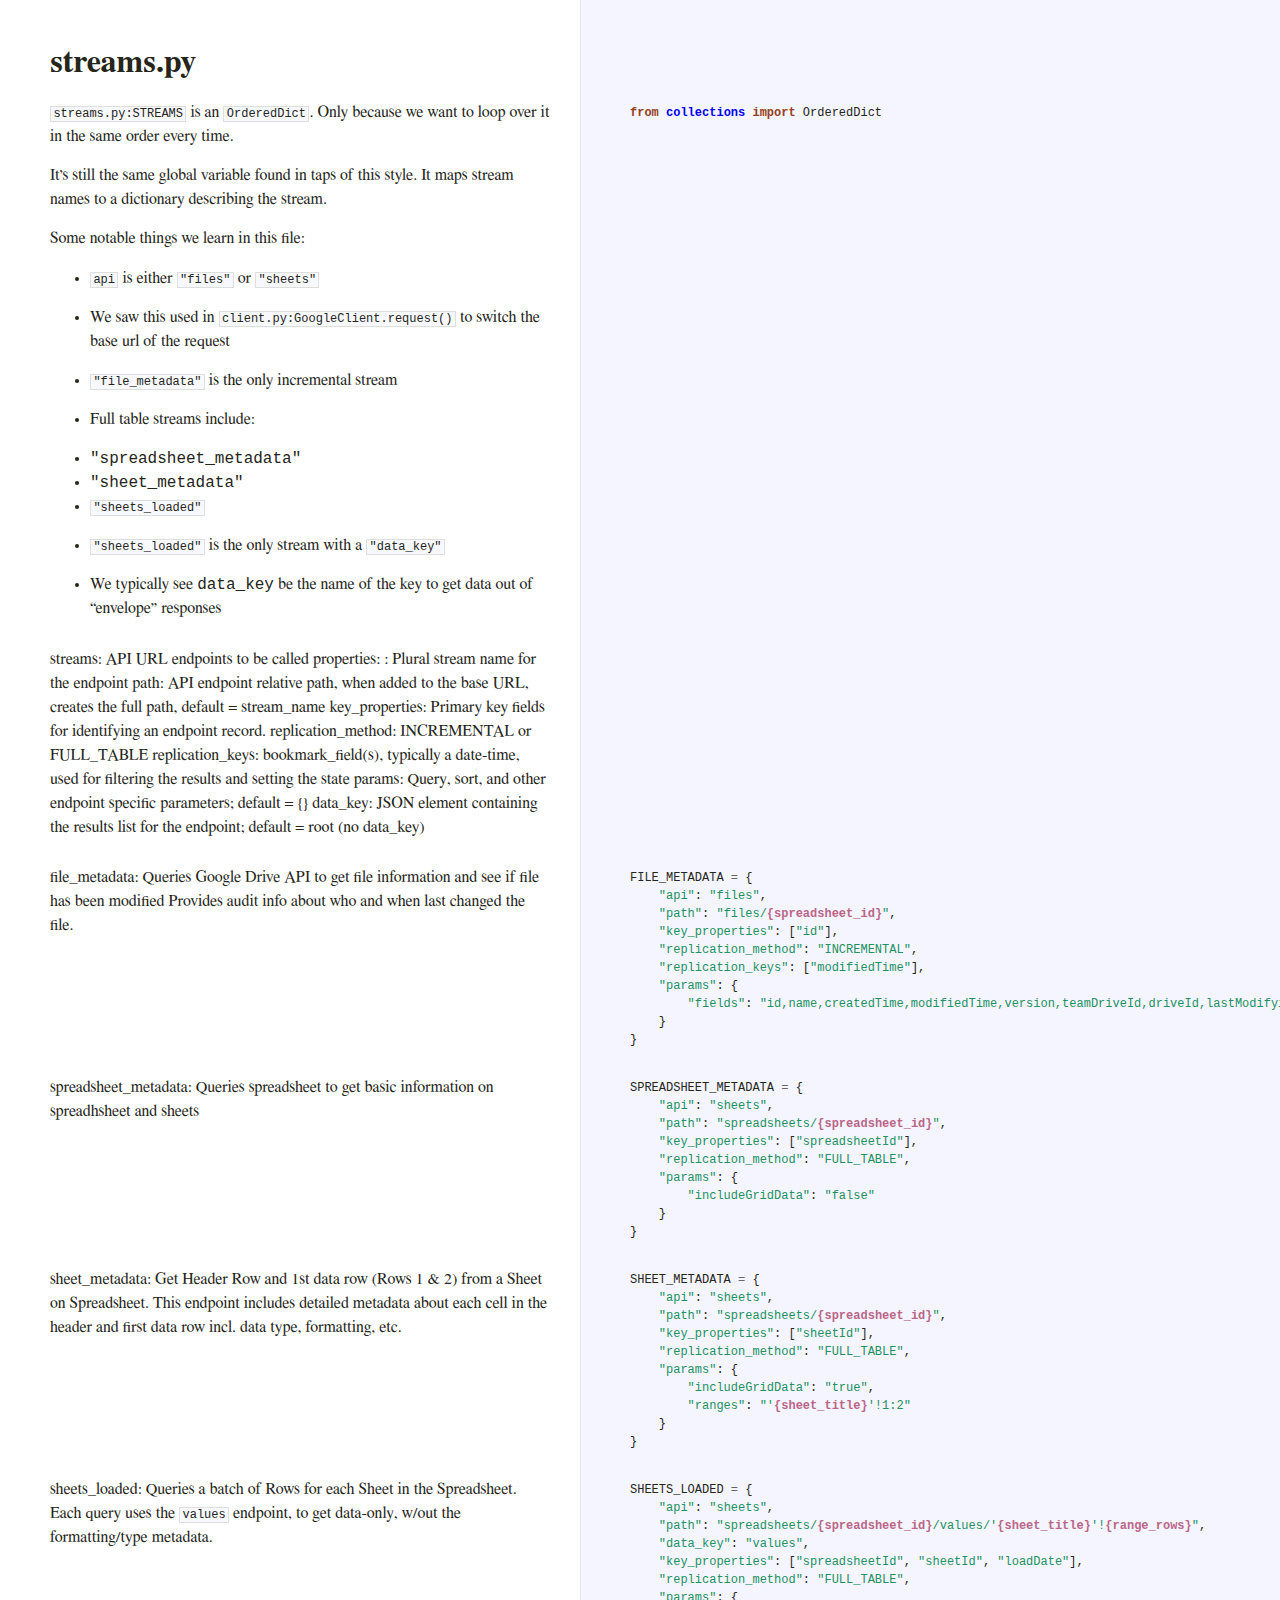
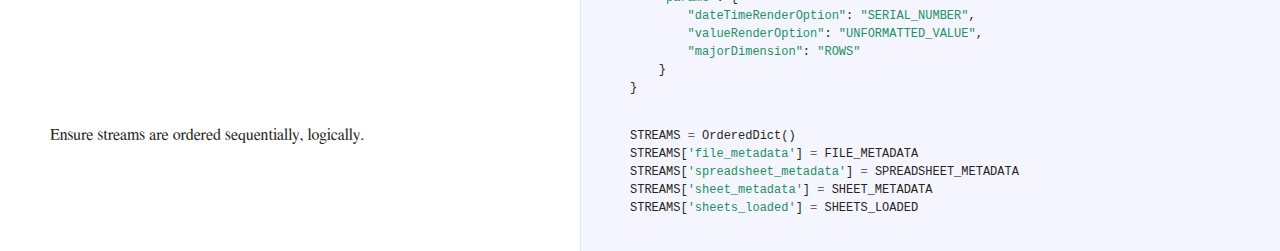
<file: docs/streams.html>
<!DOCTYPE html>
<html>
<head>
  <meta http-equiv="content-type" content="text/html;charset=utf-8">
  <title>streams.py</title>
  <link rel="stylesheet" href="pycco.css">
</head>
<body>
<div id='container'>
  <div id="background"></div>
  <div class='section'>
    <div class='docs'><h1>streams.py</h1></div>
  </div>
  <div class='clearall'>
  <div class='section' id='section-0'>
    <div class='docs'>
      <div class='octowrap'>
        <a class='octothorpe' href='#section-0'>#</a>
      </div>
      <p><code>streams.py:STREAMS</code> is an <code>OrderedDict</code>. Only because we want to loop over it in the same order
every time.</p>
<p>It&rsquo;s still the same global variable found in taps of this style. It maps stream names to a
dictionary describing the stream.</p>
<p>Some notable things we learn in this file:</p>
<ul>
<li>
<p><code>api</code> is either <code>"files"</code> or <code>"sheets"</code></p>
</li>
<li>
<p>We saw this used in <code>client.py:GoogleClient.request()</code> to switch the base url of the request</p>
</li>
<li>
<p><code>"file_metadata"</code> is the only incremental stream</p>
</li>
<li>
<p>Full table streams include:</p>
</li>
<li><code>"spreadsheet_metadata"</code></li>
<li><code>"sheet_metadata"</code></li>
<li>
<p><code>"sheets_loaded"</code></p>
</li>
<li>
<p><code>"sheets_loaded"</code> is the only stream with a <code>"data_key"</code></p>
</li>
<li>We typically see <code>data_key</code> be the name of the key to get data out of &ldquo;envelope&rdquo; responses</li>
</ul>
    </div>
    <div class='code'>
      <div class="highlight"><pre><span></span><span class="kn">from</span> <span class="nn">collections</span> <span class="kn">import</span> <span class="n">OrderedDict</span></pre></div>
    </div>
  </div>
  <div class='clearall'></div>
  <div class='section' id='section-1'>
    <div class='docs'>
      <div class='octowrap'>
        <a class='octothorpe' href='#section-1'>#</a>
      </div>
      <p>streams: API URL endpoints to be called
properties:
  <root node>: Plural stream name for the endpoint
  path: API endpoint relative path, when added to the base URL, creates the full path,
      default = stream_name
  key_properties: Primary key fields for identifying an endpoint record.
  replication_method: INCREMENTAL or FULL_TABLE
  replication_keys: bookmark_field(s), typically a date-time, used for filtering the results
      and setting the state
  params: Query, sort, and other endpoint specific parameters; default = {}
  data_key: JSON element containing the results list for the endpoint;
      default = root (no data_key)</p>
    </div>
    <div class='code'>
      <div class="highlight"><pre></pre></div>
    </div>
  </div>
  <div class='clearall'></div>
  <div class='section' id='section-2'>
    <div class='docs'>
      <div class='octowrap'>
        <a class='octothorpe' href='#section-2'>#</a>
      </div>
      <p>file_metadata: Queries Google Drive API to get file information and see if file has been modified
   Provides audit info about who and when last changed the file.</p>
    </div>
    <div class='code'>
      <div class="highlight"><pre><span class="n">FILE_METADATA</span> <span class="o">=</span> <span class="p">{</span>
    <span class="s2">&quot;api&quot;</span><span class="p">:</span> <span class="s2">&quot;files&quot;</span><span class="p">,</span>
    <span class="s2">&quot;path&quot;</span><span class="p">:</span> <span class="s2">&quot;files/</span><span class="si">{spreadsheet_id}</span><span class="s2">&quot;</span><span class="p">,</span>
    <span class="s2">&quot;key_properties&quot;</span><span class="p">:</span> <span class="p">[</span><span class="s2">&quot;id&quot;</span><span class="p">],</span>
    <span class="s2">&quot;replication_method&quot;</span><span class="p">:</span> <span class="s2">&quot;INCREMENTAL&quot;</span><span class="p">,</span>
    <span class="s2">&quot;replication_keys&quot;</span><span class="p">:</span> <span class="p">[</span><span class="s2">&quot;modifiedTime&quot;</span><span class="p">],</span>
    <span class="s2">&quot;params&quot;</span><span class="p">:</span> <span class="p">{</span>
        <span class="s2">&quot;fields&quot;</span><span class="p">:</span> <span class="s2">&quot;id,name,createdTime,modifiedTime,version,teamDriveId,driveId,lastModifyingUser&quot;</span>
    <span class="p">}</span>
<span class="p">}</span></pre></div>
    </div>
  </div>
  <div class='clearall'></div>
  <div class='section' id='section-3'>
    <div class='docs'>
      <div class='octowrap'>
        <a class='octothorpe' href='#section-3'>#</a>
      </div>
      <p>spreadsheet_metadata: Queries spreadsheet to get basic information on spreadhsheet and sheets</p>
    </div>
    <div class='code'>
      <div class="highlight"><pre><span class="n">SPREADSHEET_METADATA</span> <span class="o">=</span> <span class="p">{</span>
    <span class="s2">&quot;api&quot;</span><span class="p">:</span> <span class="s2">&quot;sheets&quot;</span><span class="p">,</span>
    <span class="s2">&quot;path&quot;</span><span class="p">:</span> <span class="s2">&quot;spreadsheets/</span><span class="si">{spreadsheet_id}</span><span class="s2">&quot;</span><span class="p">,</span>
    <span class="s2">&quot;key_properties&quot;</span><span class="p">:</span> <span class="p">[</span><span class="s2">&quot;spreadsheetId&quot;</span><span class="p">],</span>
    <span class="s2">&quot;replication_method&quot;</span><span class="p">:</span> <span class="s2">&quot;FULL_TABLE&quot;</span><span class="p">,</span>
    <span class="s2">&quot;params&quot;</span><span class="p">:</span> <span class="p">{</span>
        <span class="s2">&quot;includeGridData&quot;</span><span class="p">:</span> <span class="s2">&quot;false&quot;</span>
    <span class="p">}</span>
<span class="p">}</span></pre></div>
    </div>
  </div>
  <div class='clearall'></div>
  <div class='section' id='section-4'>
    <div class='docs'>
      <div class='octowrap'>
        <a class='octothorpe' href='#section-4'>#</a>
      </div>
      <p>sheet_metadata: Get Header Row and 1st data row (Rows 1 &amp; 2) from a Sheet on Spreadsheet.
This endpoint includes detailed metadata about each cell in the header and first data row
  incl. data type, formatting, etc.</p>
    </div>
    <div class='code'>
      <div class="highlight"><pre><span class="n">SHEET_METADATA</span> <span class="o">=</span> <span class="p">{</span>
    <span class="s2">&quot;api&quot;</span><span class="p">:</span> <span class="s2">&quot;sheets&quot;</span><span class="p">,</span>
    <span class="s2">&quot;path&quot;</span><span class="p">:</span> <span class="s2">&quot;spreadsheets/</span><span class="si">{spreadsheet_id}</span><span class="s2">&quot;</span><span class="p">,</span>
    <span class="s2">&quot;key_properties&quot;</span><span class="p">:</span> <span class="p">[</span><span class="s2">&quot;sheetId&quot;</span><span class="p">],</span>
    <span class="s2">&quot;replication_method&quot;</span><span class="p">:</span> <span class="s2">&quot;FULL_TABLE&quot;</span><span class="p">,</span>
    <span class="s2">&quot;params&quot;</span><span class="p">:</span> <span class="p">{</span>
        <span class="s2">&quot;includeGridData&quot;</span><span class="p">:</span> <span class="s2">&quot;true&quot;</span><span class="p">,</span>
        <span class="s2">&quot;ranges&quot;</span><span class="p">:</span> <span class="s2">&quot;&#39;</span><span class="si">{sheet_title}</span><span class="s2">&#39;!1:2&quot;</span>
    <span class="p">}</span>
<span class="p">}</span></pre></div>
    </div>
  </div>
  <div class='clearall'></div>
  <div class='section' id='section-5'>
    <div class='docs'>
      <div class='octowrap'>
        <a class='octothorpe' href='#section-5'>#</a>
      </div>
      <p>sheets_loaded: Queries a batch of Rows for each Sheet in the Spreadsheet.
Each query uses the <code>values</code> endpoint, to get data-only, w/out the formatting/type metadata.</p>
    </div>
    <div class='code'>
      <div class="highlight"><pre><span class="n">SHEETS_LOADED</span> <span class="o">=</span> <span class="p">{</span>
    <span class="s2">&quot;api&quot;</span><span class="p">:</span> <span class="s2">&quot;sheets&quot;</span><span class="p">,</span>
    <span class="s2">&quot;path&quot;</span><span class="p">:</span> <span class="s2">&quot;spreadsheets/</span><span class="si">{spreadsheet_id}</span><span class="s2">/values/&#39;</span><span class="si">{sheet_title}</span><span class="s2">&#39;!</span><span class="si">{range_rows}</span><span class="s2">&quot;</span><span class="p">,</span>
    <span class="s2">&quot;data_key&quot;</span><span class="p">:</span> <span class="s2">&quot;values&quot;</span><span class="p">,</span>
    <span class="s2">&quot;key_properties&quot;</span><span class="p">:</span> <span class="p">[</span><span class="s2">&quot;spreadsheetId&quot;</span><span class="p">,</span> <span class="s2">&quot;sheetId&quot;</span><span class="p">,</span> <span class="s2">&quot;loadDate&quot;</span><span class="p">],</span>
    <span class="s2">&quot;replication_method&quot;</span><span class="p">:</span> <span class="s2">&quot;FULL_TABLE&quot;</span><span class="p">,</span>
    <span class="s2">&quot;params&quot;</span><span class="p">:</span> <span class="p">{</span>
        <span class="s2">&quot;dateTimeRenderOption&quot;</span><span class="p">:</span> <span class="s2">&quot;SERIAL_NUMBER&quot;</span><span class="p">,</span>
        <span class="s2">&quot;valueRenderOption&quot;</span><span class="p">:</span> <span class="s2">&quot;UNFORMATTED_VALUE&quot;</span><span class="p">,</span>
        <span class="s2">&quot;majorDimension&quot;</span><span class="p">:</span> <span class="s2">&quot;ROWS&quot;</span>
    <span class="p">}</span>
<span class="p">}</span></pre></div>
    </div>
  </div>
  <div class='clearall'></div>
  <div class='section' id='section-6'>
    <div class='docs'>
      <div class='octowrap'>
        <a class='octothorpe' href='#section-6'>#</a>
      </div>
      <p>Ensure streams are ordered sequentially, logically.</p>
    </div>
    <div class='code'>
      <div class="highlight"><pre><span class="n">STREAMS</span> <span class="o">=</span> <span class="n">OrderedDict</span><span class="p">()</span>
<span class="n">STREAMS</span><span class="p">[</span><span class="s1">&#39;file_metadata&#39;</span><span class="p">]</span> <span class="o">=</span> <span class="n">FILE_METADATA</span>
<span class="n">STREAMS</span><span class="p">[</span><span class="s1">&#39;spreadsheet_metadata&#39;</span><span class="p">]</span> <span class="o">=</span> <span class="n">SPREADSHEET_METADATA</span>
<span class="n">STREAMS</span><span class="p">[</span><span class="s1">&#39;sheet_metadata&#39;</span><span class="p">]</span> <span class="o">=</span> <span class="n">SHEET_METADATA</span>
<span class="n">STREAMS</span><span class="p">[</span><span class="s1">&#39;sheets_loaded&#39;</span><span class="p">]</span> <span class="o">=</span> <span class="n">SHEETS_LOADED</span>

</pre></div>
    </div>
  </div>
  <div class='clearall'></div>
</div>
</body>
</file>
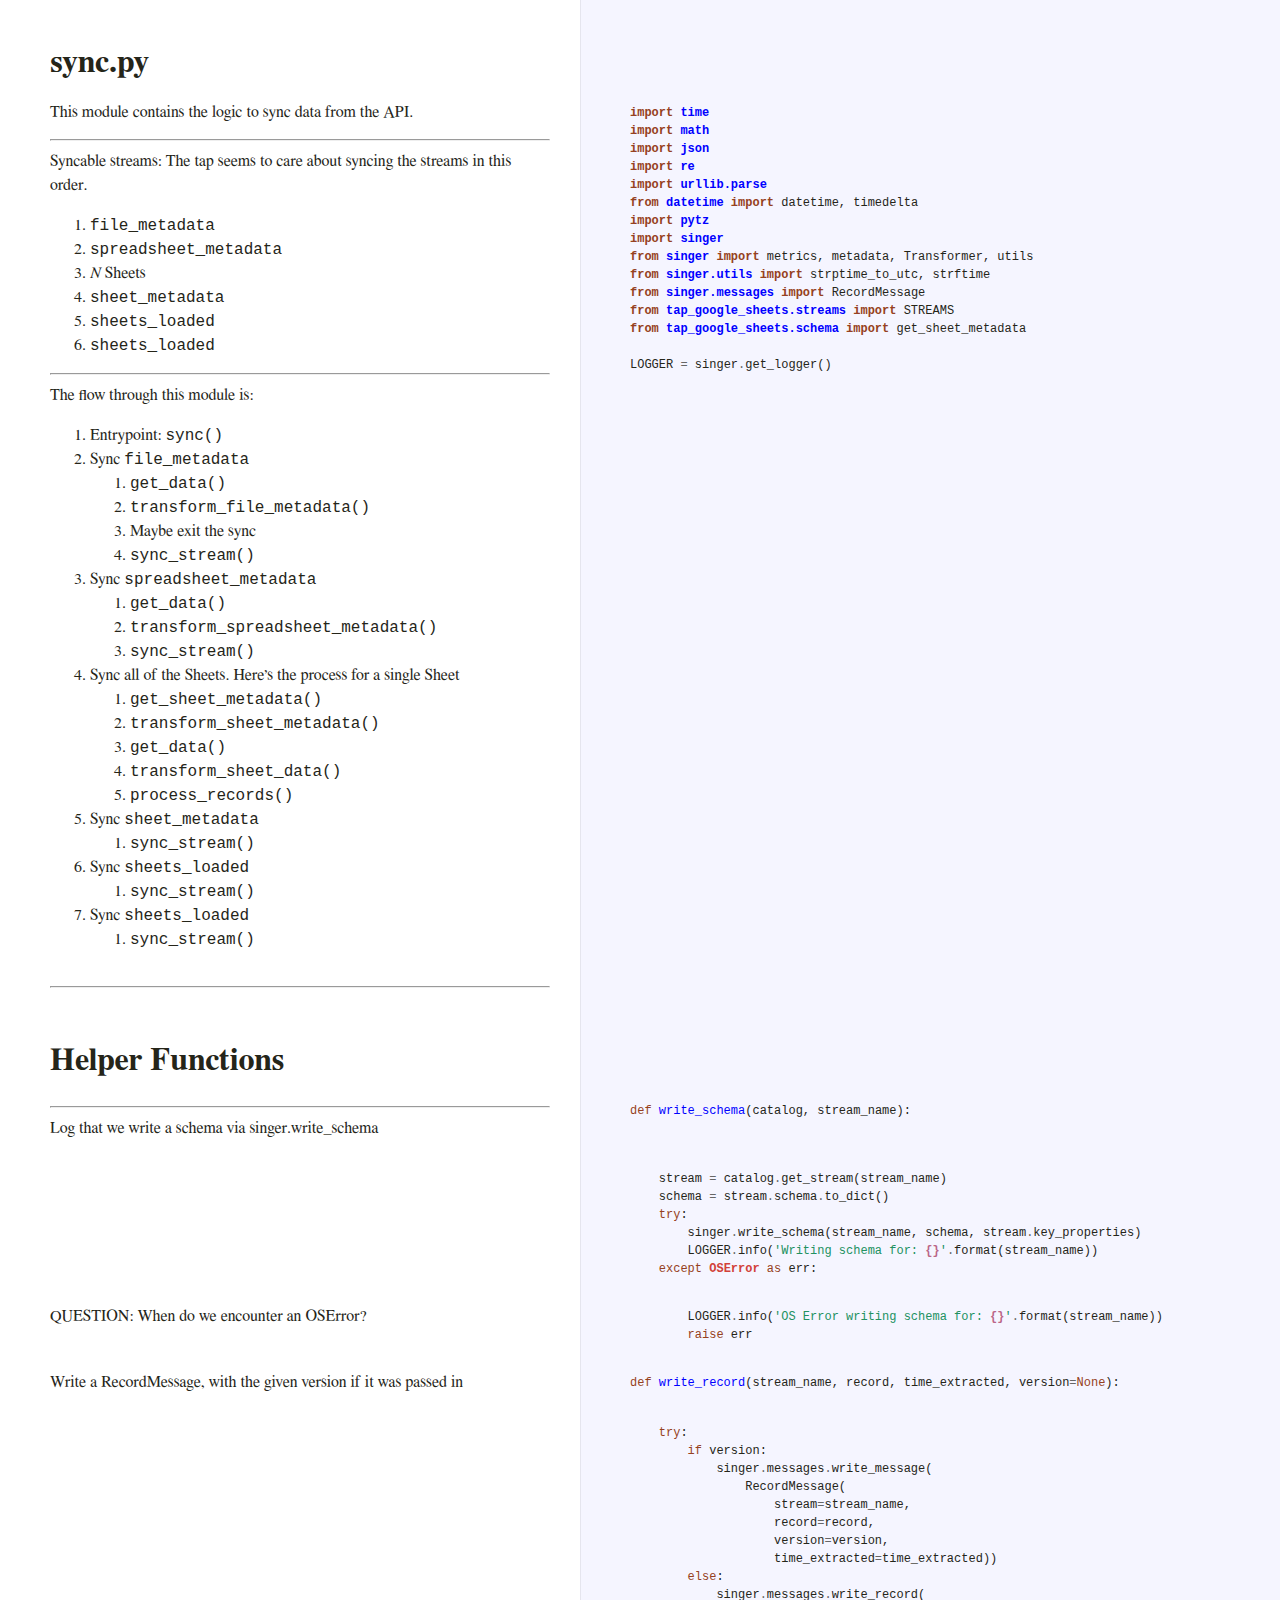
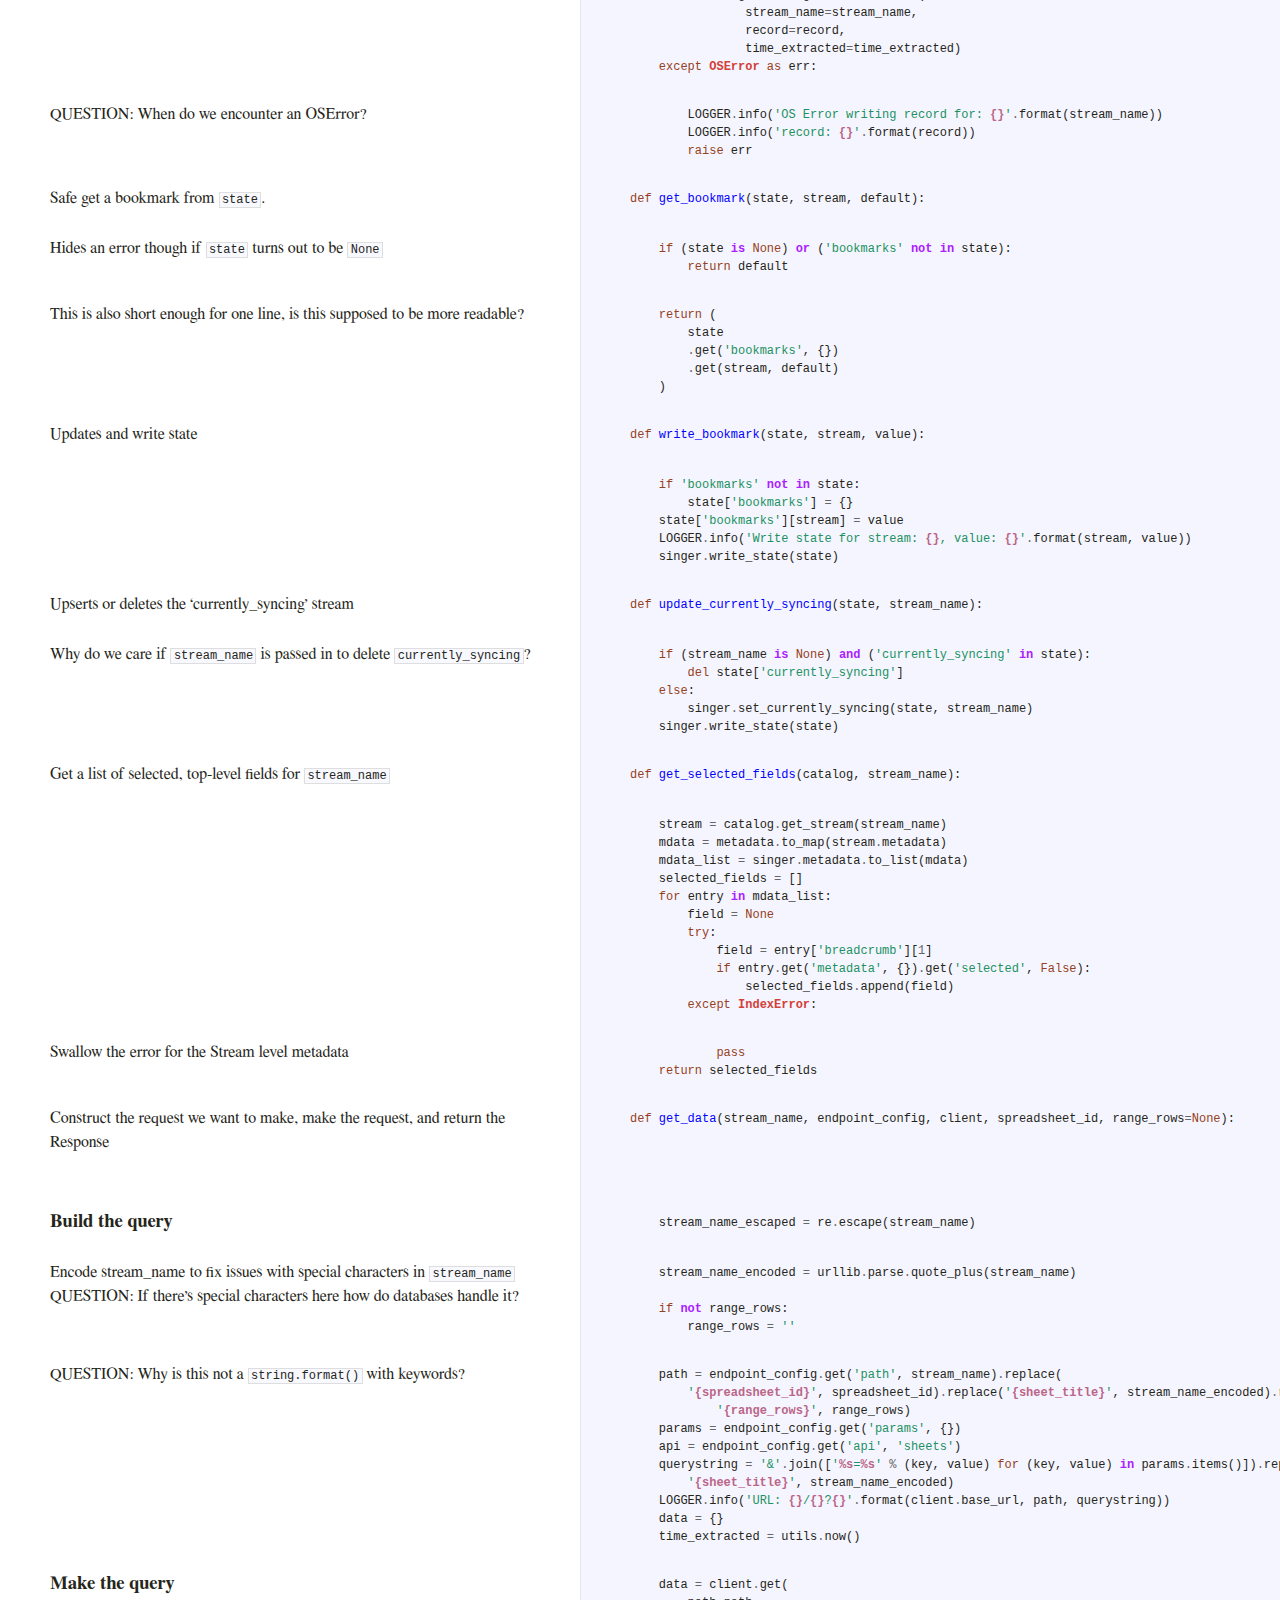
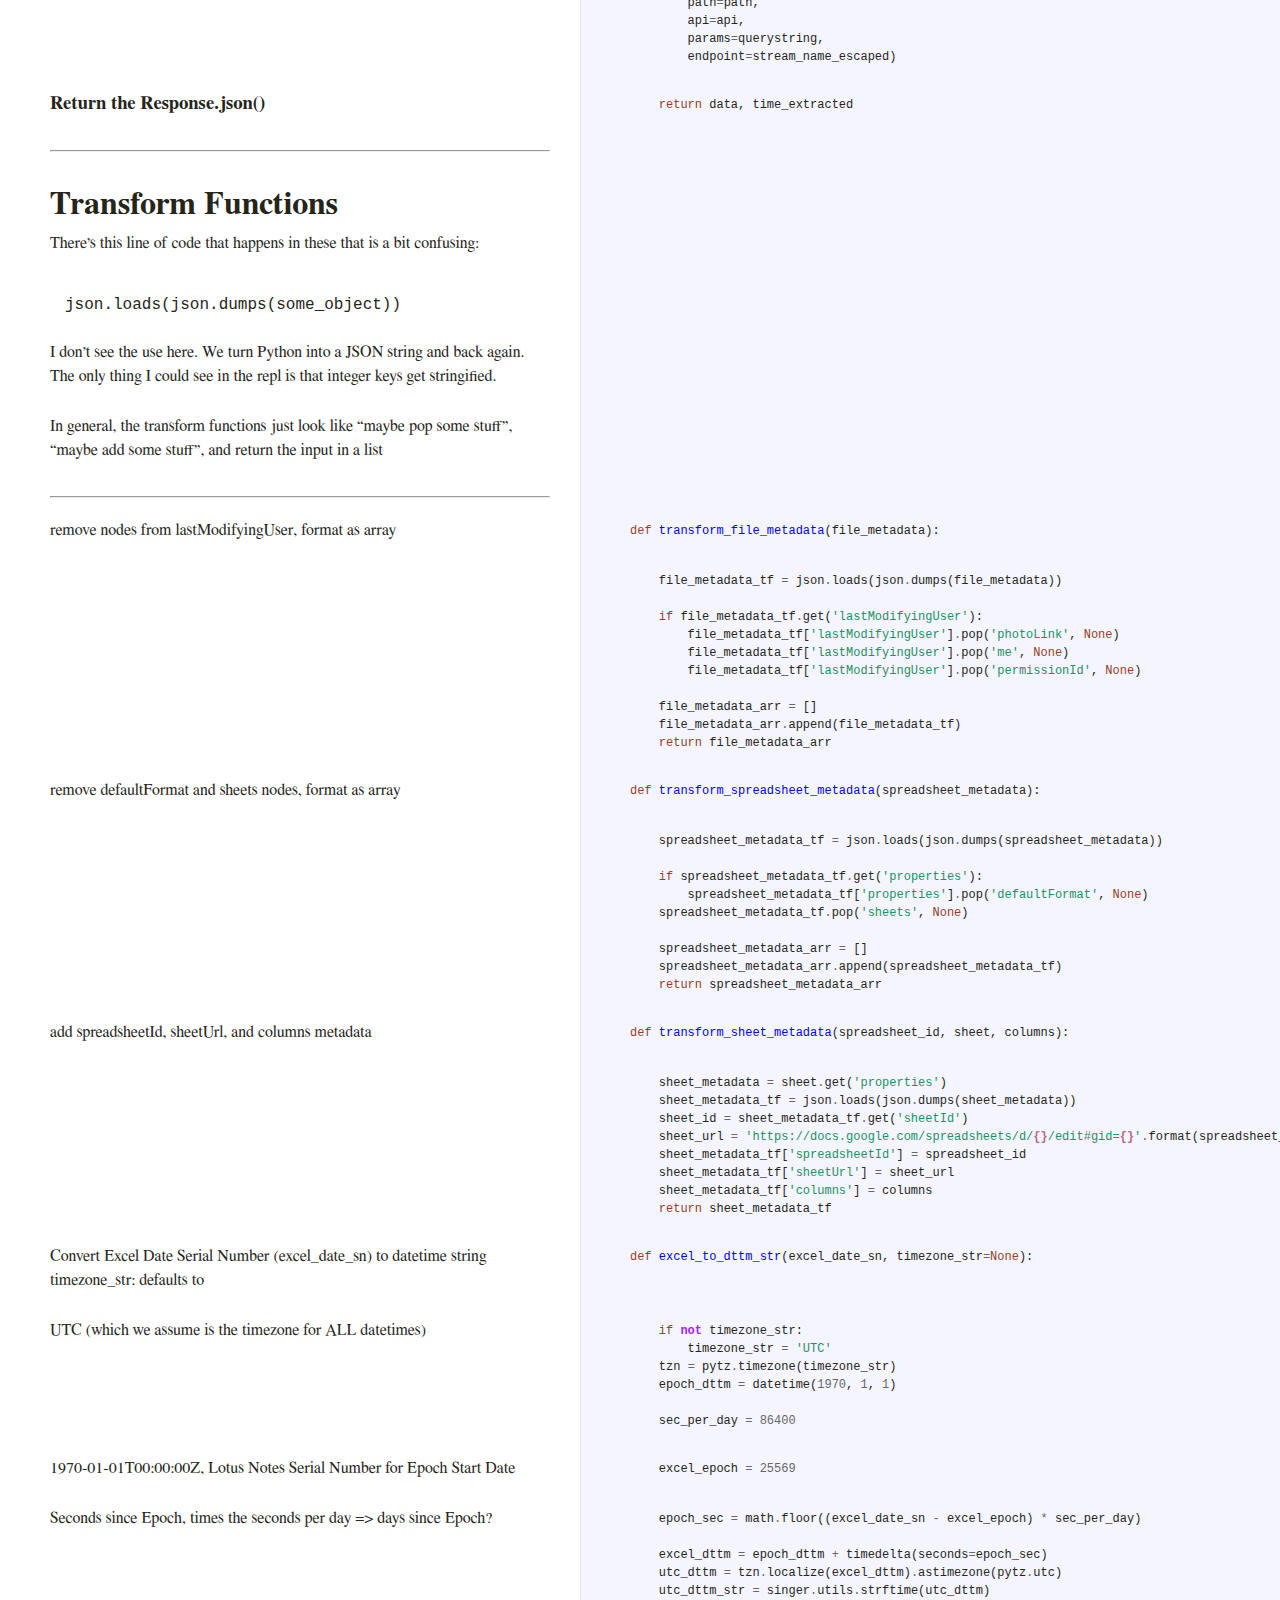
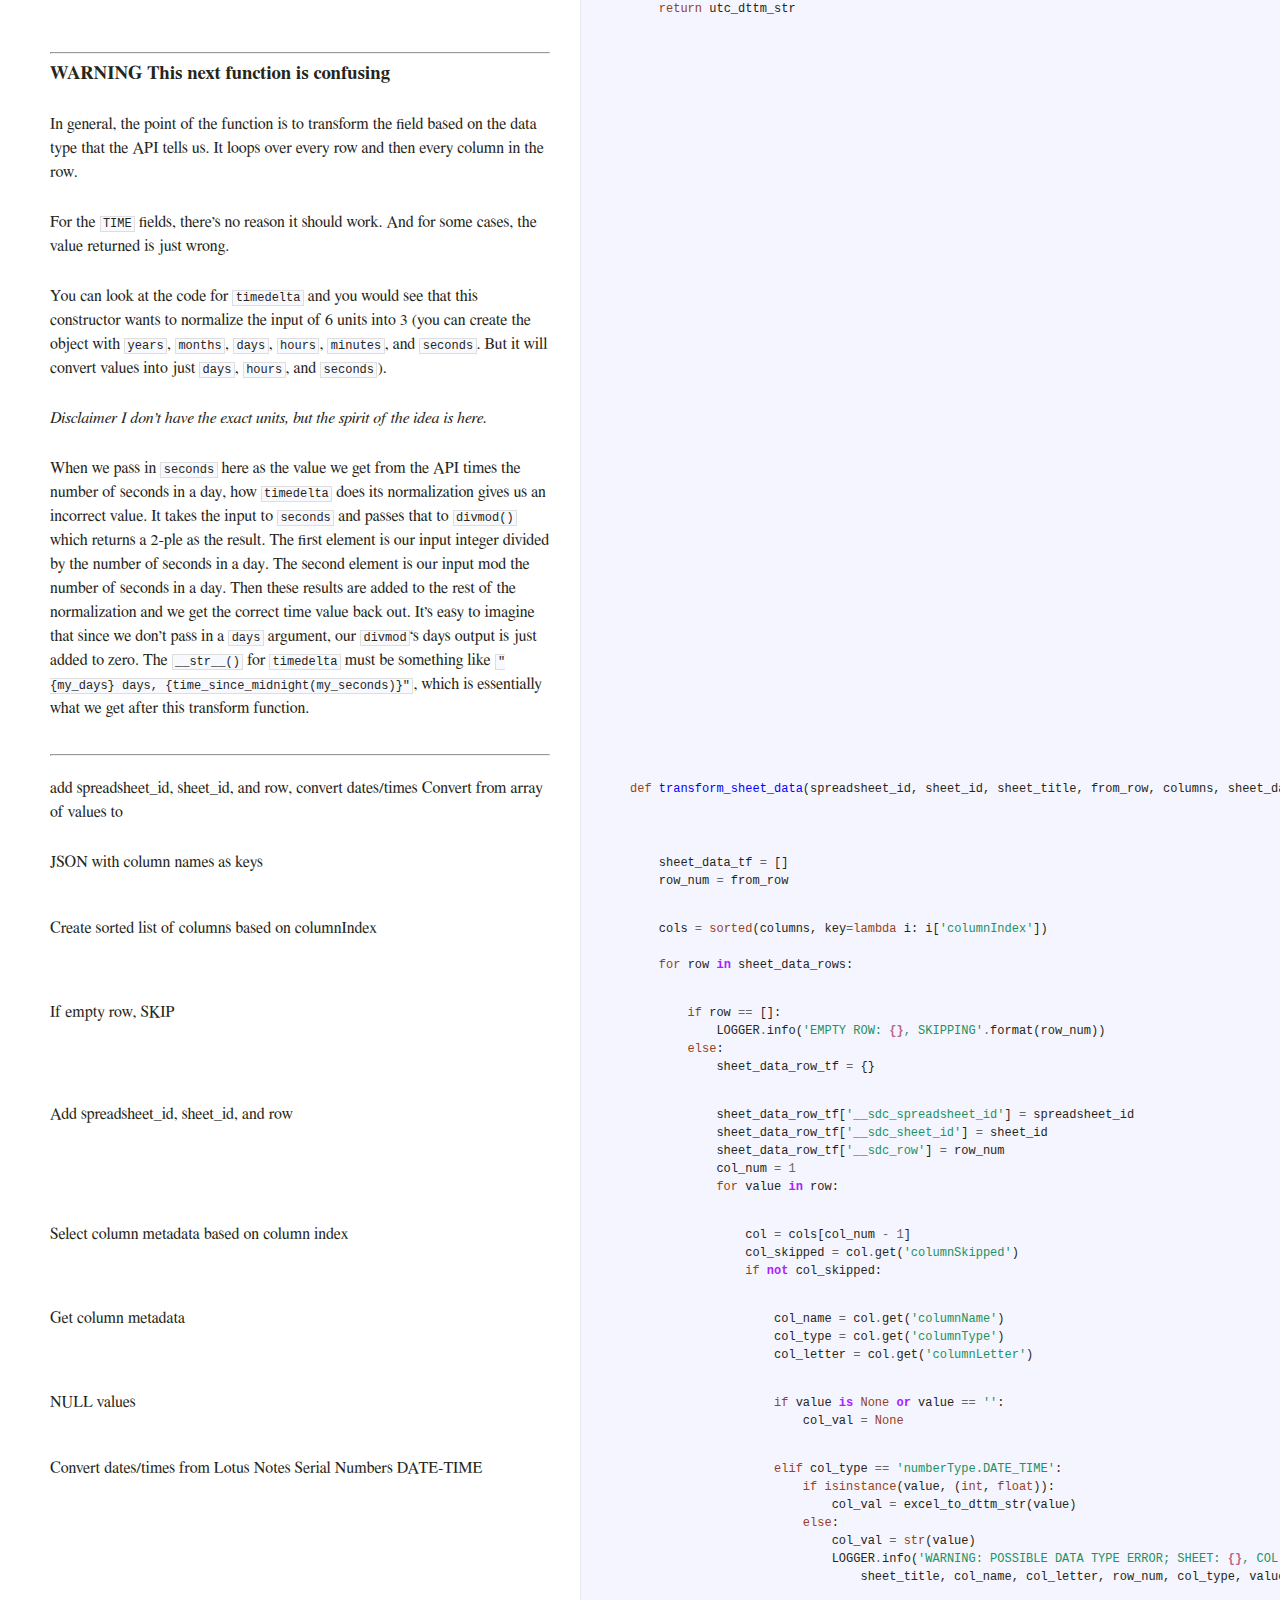
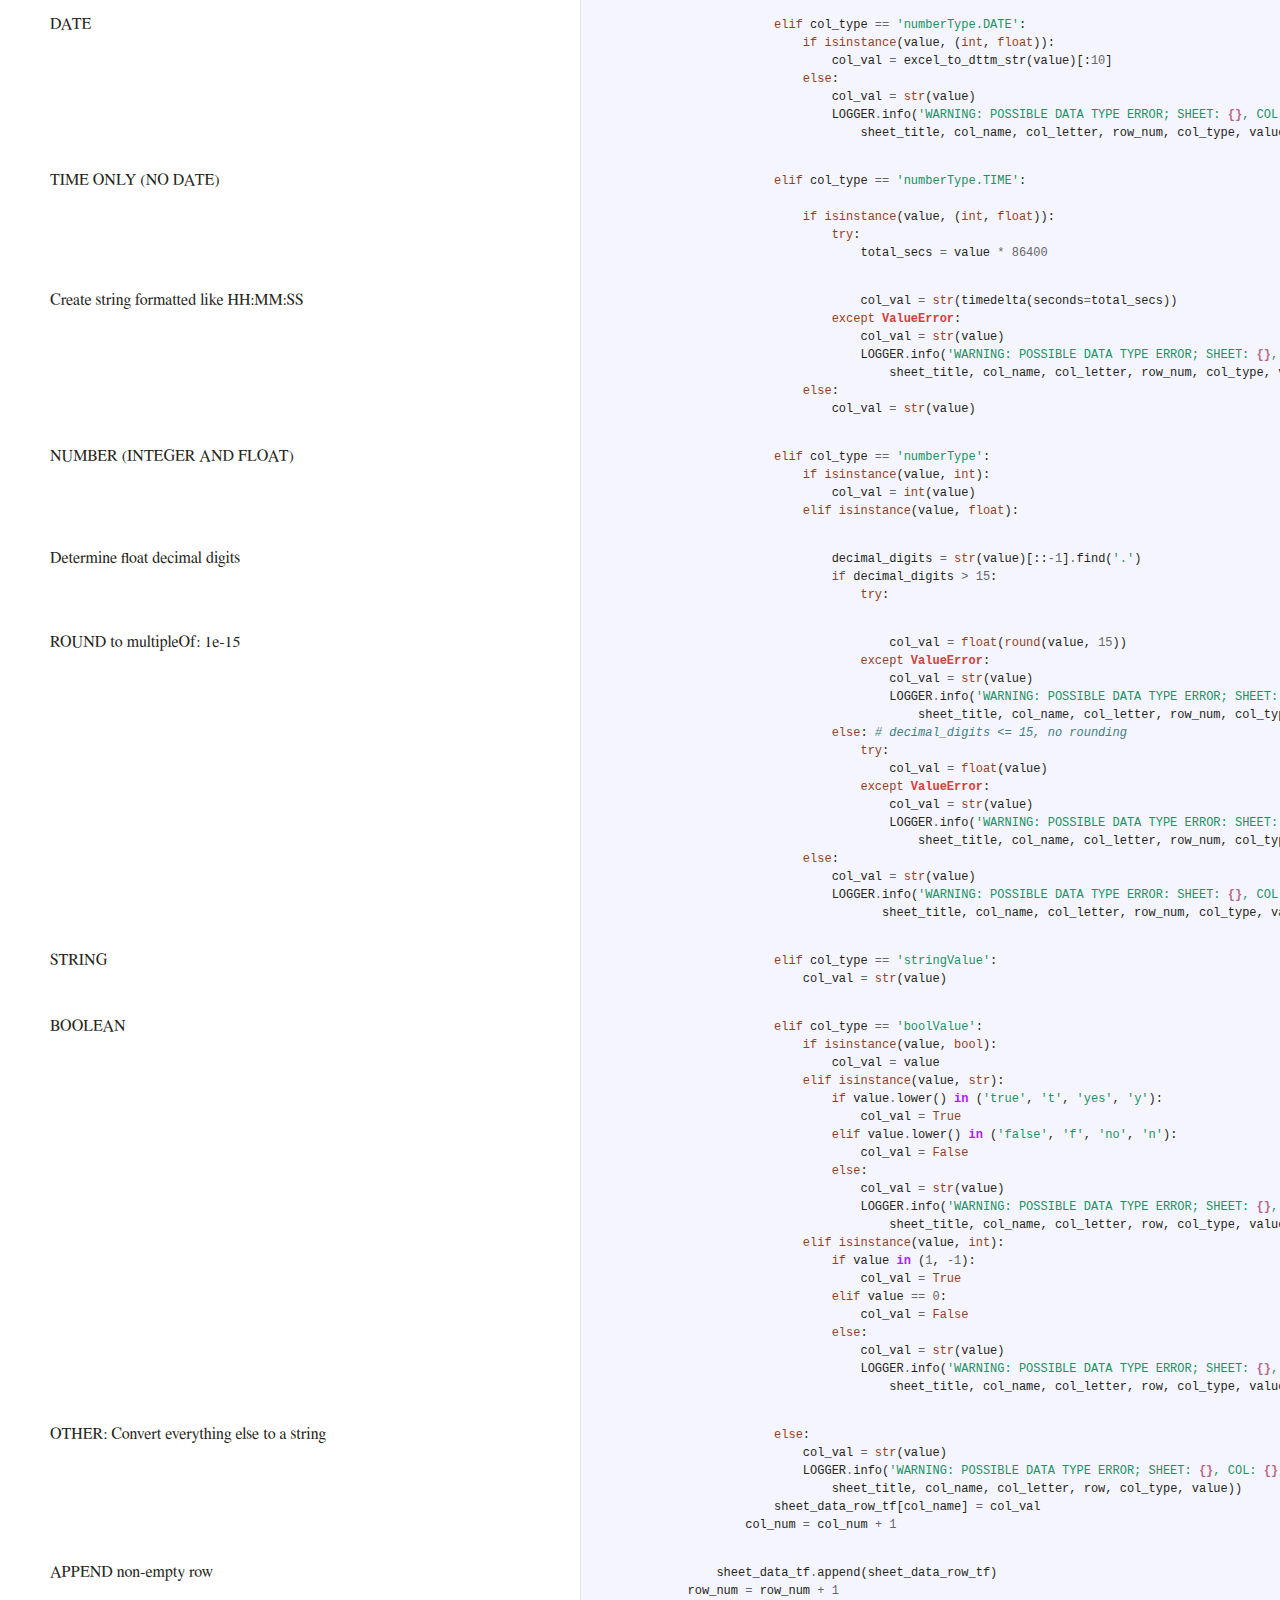
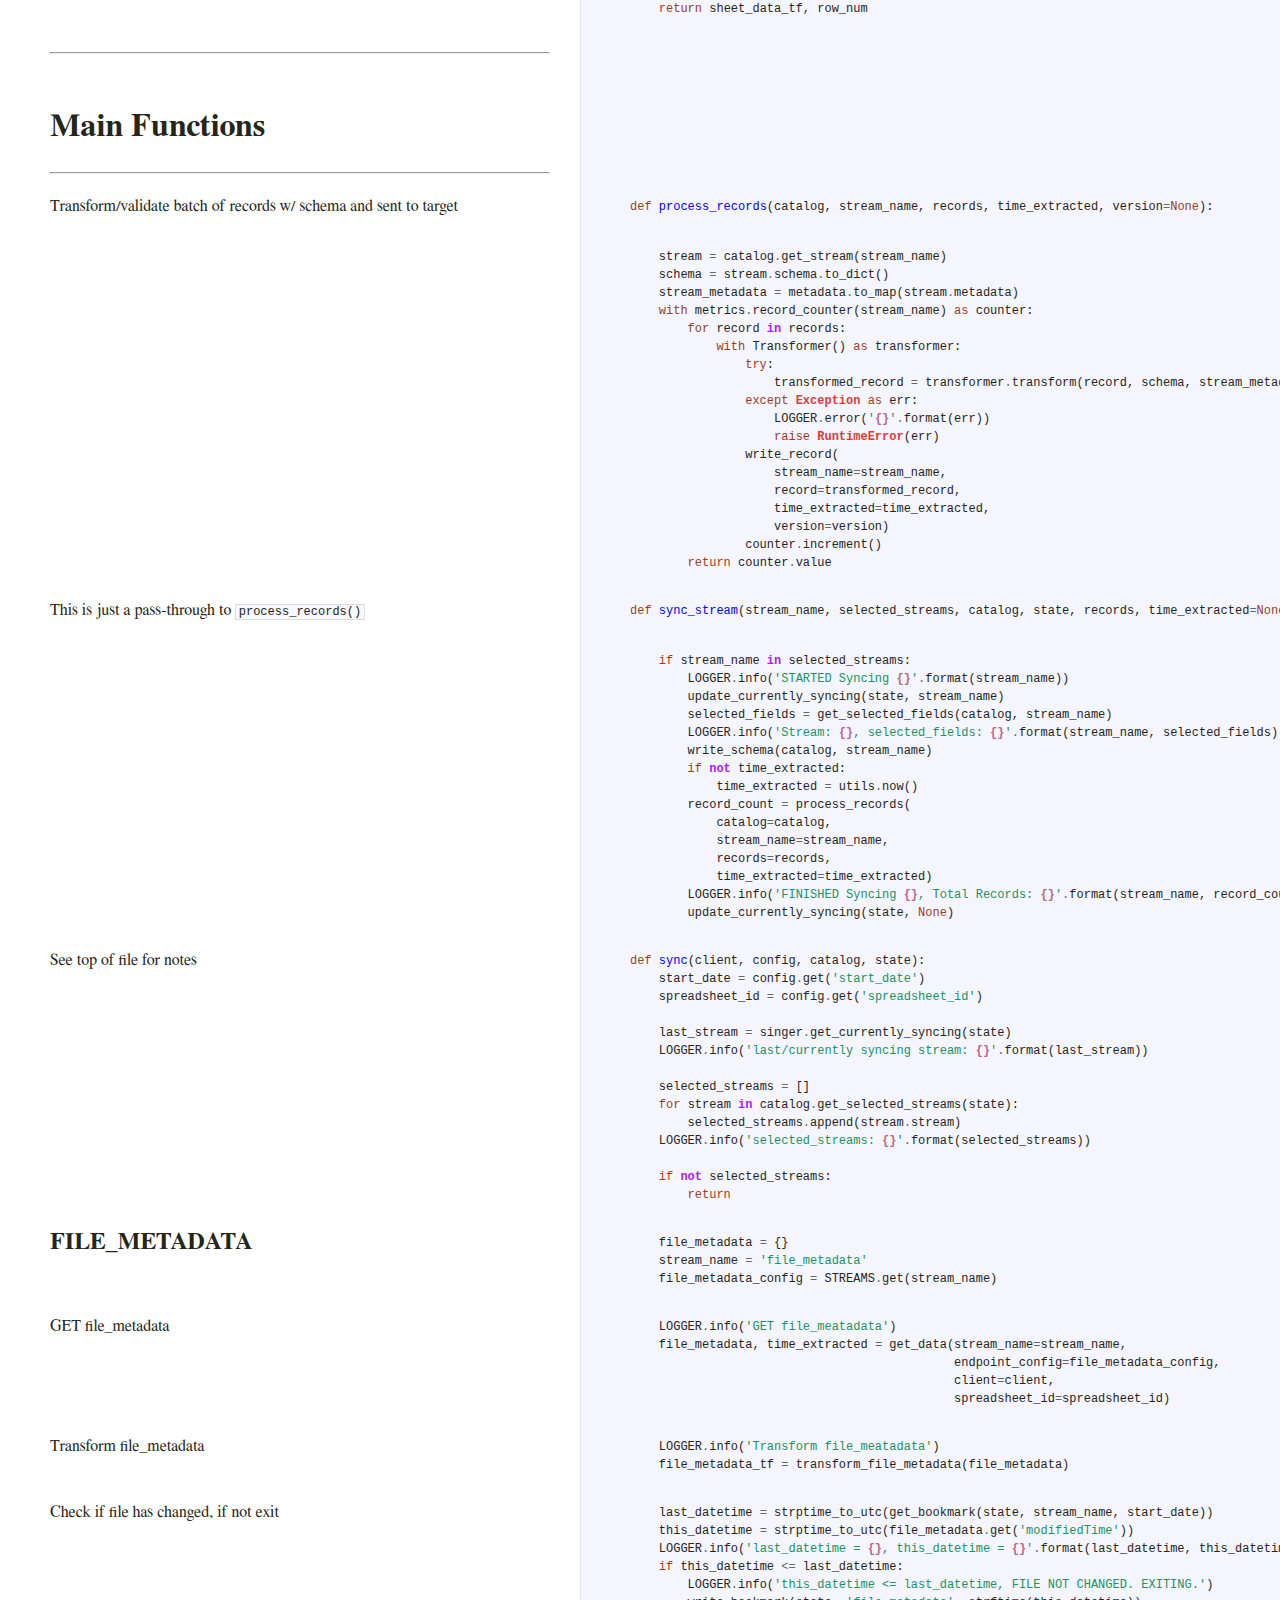
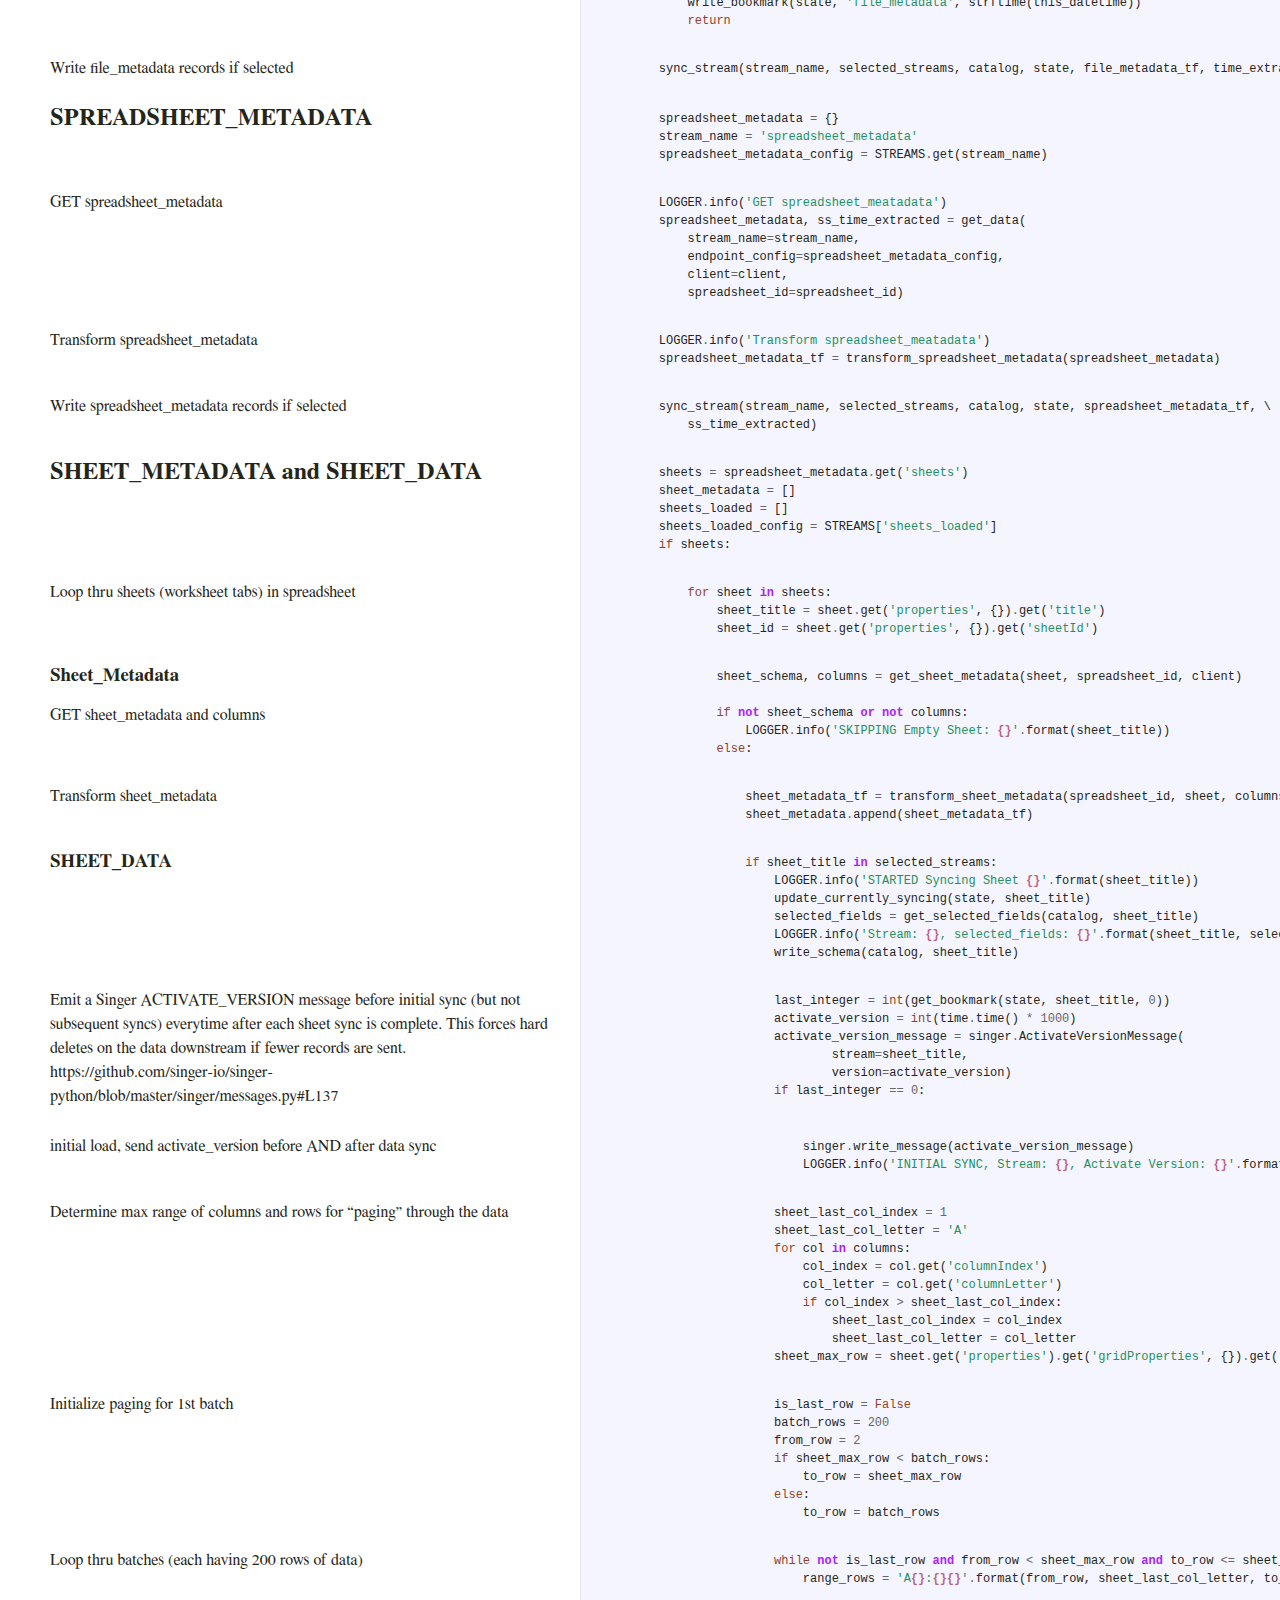
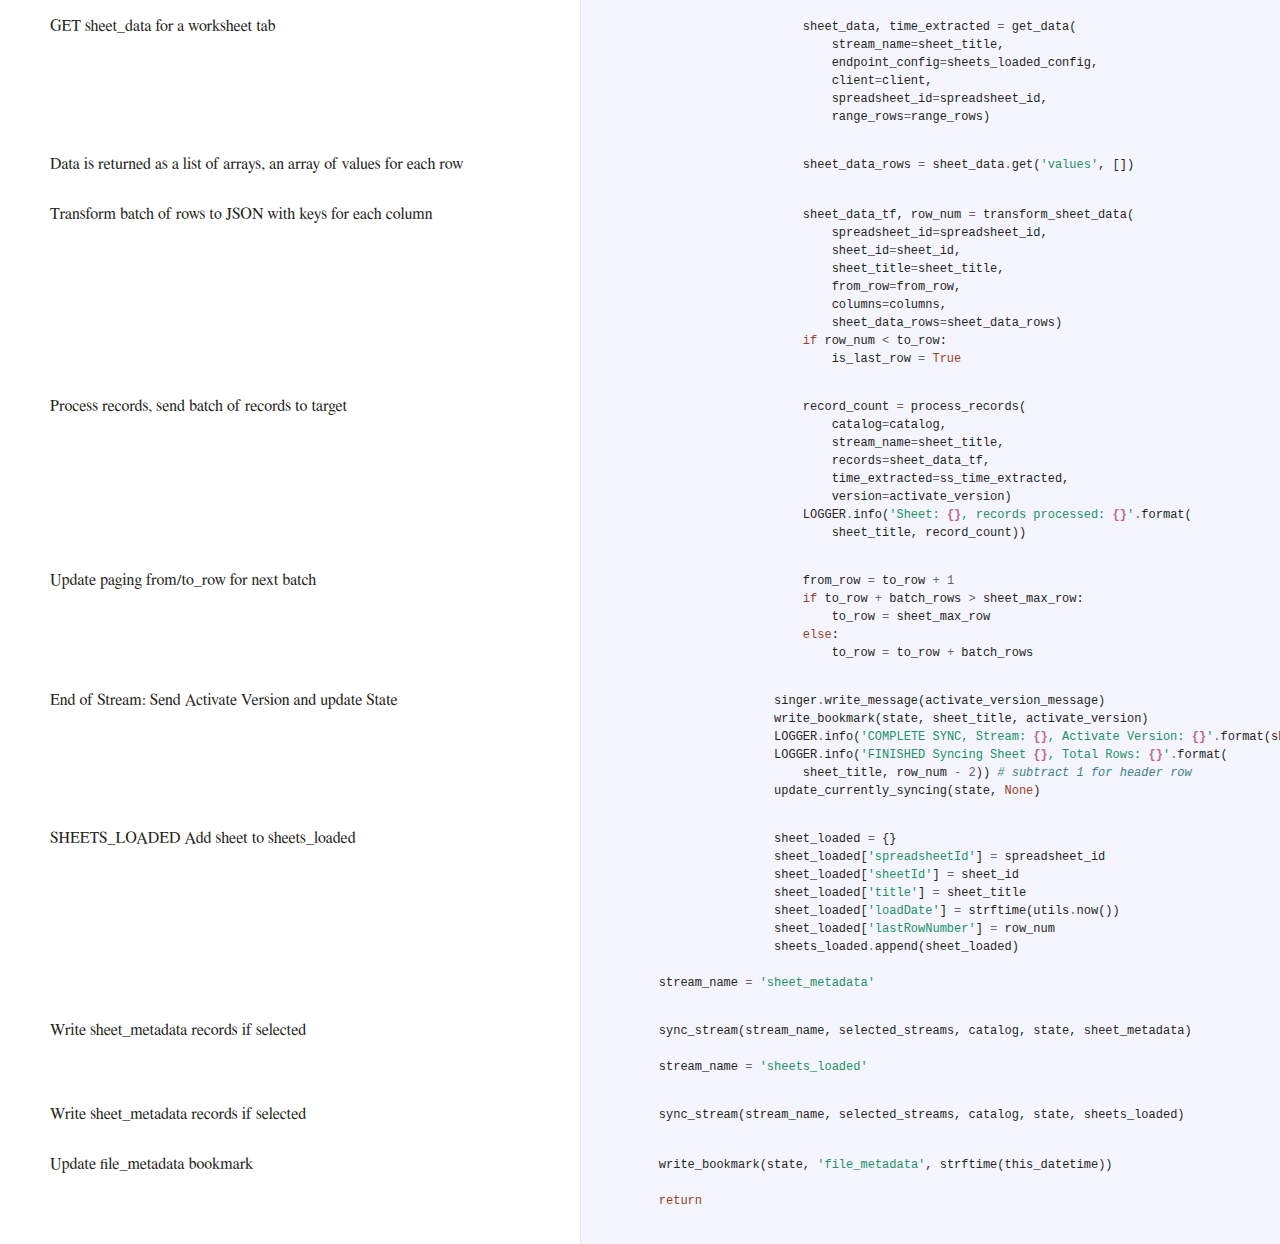
<file: docs/sync.html>
<!DOCTYPE html>
<html>
<head>
  <meta http-equiv="content-type" content="text/html;charset=utf-8">
  <title>sync.py</title>
  <link rel="stylesheet" href="pycco.css">
</head>
<body>
<div id='container'>
  <div id="background"></div>
  <div class='section'>
    <div class='docs'><h1>sync.py</h1></div>
  </div>
  <div class='clearall'>
  <div class='section' id='section-0'>
    <div class='docs'>
      <div class='octowrap'>
        <a class='octothorpe' href='#section-0'>#</a>
      </div>
      <p>This module contains the logic to sync data from the API.</p>
<hr />
<p>Syncable streams: The tap seems to care about syncing the streams in this order.</p>
<ol>
<li><code>file_metadata</code></li>
<li><code>spreadsheet_metadata</code></li>
<li><em>N</em> Sheets</li>
<li><code>sheet_metadata</code></li>
<li><code>sheets_loaded</code></li>
<li><code>sheets_loaded</code></li>
</ol>
<hr />
<p>The flow through this module is:</p>
<ol>
<li>Entrypoint: <code>sync()</code></li>
<li>Sync <code>file_metadata</code><ol>
<li><code>get_data()</code></li>
<li><code>transform_file_metadata()</code></li>
<li>Maybe exit the sync</li>
<li><code>sync_stream()</code></li>
</ol>
</li>
<li>Sync <code>spreadsheet_metadata</code><ol>
<li><code>get_data()</code></li>
<li><code>transform_spreadsheet_metadata()</code></li>
<li><code>sync_stream()</code></li>
</ol>
</li>
<li>Sync all of the Sheets. Here&rsquo;s the process for a single Sheet<ol>
<li><code>get_sheet_metadata()</code></li>
<li><code>transform_sheet_metadata()</code></li>
<li><code>get_data()</code></li>
<li><code>transform_sheet_data()</code></li>
<li><code>process_records()</code></li>
</ol>
</li>
<li>Sync <code>sheet_metadata</code><ol>
<li><code>sync_stream()</code></li>
</ol>
</li>
<li>Sync <code>sheets_loaded</code><ol>
<li><code>sync_stream()</code></li>
</ol>
</li>
<li>Sync <code>sheets_loaded</code><ol>
<li><code>sync_stream()</code></li>
</ol>
</li>
</ol>
    </div>
    <div class='code'>
      <div class="highlight"><pre><span></span><span class="kn">import</span> <span class="nn">time</span>
<span class="kn">import</span> <span class="nn">math</span>
<span class="kn">import</span> <span class="nn">json</span>
<span class="kn">import</span> <span class="nn">re</span>
<span class="kn">import</span> <span class="nn">urllib.parse</span>
<span class="kn">from</span> <span class="nn">datetime</span> <span class="kn">import</span> <span class="n">datetime</span><span class="p">,</span> <span class="n">timedelta</span>
<span class="kn">import</span> <span class="nn">pytz</span>
<span class="kn">import</span> <span class="nn">singer</span>
<span class="kn">from</span> <span class="nn">singer</span> <span class="kn">import</span> <span class="n">metrics</span><span class="p">,</span> <span class="n">metadata</span><span class="p">,</span> <span class="n">Transformer</span><span class="p">,</span> <span class="n">utils</span>
<span class="kn">from</span> <span class="nn">singer.utils</span> <span class="kn">import</span> <span class="n">strptime_to_utc</span><span class="p">,</span> <span class="n">strftime</span>
<span class="kn">from</span> <span class="nn">singer.messages</span> <span class="kn">import</span> <span class="n">RecordMessage</span>
<span class="kn">from</span> <span class="nn">tap_google_sheets.streams</span> <span class="kn">import</span> <span class="n">STREAMS</span>
<span class="kn">from</span> <span class="nn">tap_google_sheets.schema</span> <span class="kn">import</span> <span class="n">get_sheet_metadata</span>

<span class="n">LOGGER</span> <span class="o">=</span> <span class="n">singer</span><span class="o">.</span><span class="n">get_logger</span><span class="p">()</span></pre></div>
    </div>
  </div>
  <div class='clearall'></div>
  <div class='section' id='section-1'>
    <div class='docs'>
      <div class='octowrap'>
        <a class='octothorpe' href='#section-1'>#</a>
      </div>
      <hr />
    </div>
    <div class='code'>
      <div class="highlight"><pre></pre></div>
    </div>
  </div>
  <div class='clearall'></div>
  <div class='section' id='section-2'>
    <div class='docs'>
      <div class='octowrap'>
        <a class='octothorpe' href='#section-2'>#</a>
      </div>
      <h1>Helper Functions</h1>
    </div>
    <div class='code'>
      <div class="highlight"><pre></pre></div>
    </div>
  </div>
  <div class='clearall'></div>
  <div class='section' id='section-3'>
    <div class='docs'>
      <div class='octowrap'>
        <a class='octothorpe' href='#section-3'>#</a>
      </div>
      <hr />
<p>Log that we write a schema via singer.write_schema</p>
    </div>
    <div class='code'>
      <div class="highlight"><pre><span class="k">def</span> <span class="nf">write_schema</span><span class="p">(</span><span class="n">catalog</span><span class="p">,</span> <span class="n">stream_name</span><span class="p">):</span></pre></div>
    </div>
  </div>
  <div class='clearall'></div>
  <div class='section' id='section-4'>
    <div class='docs'>
      <div class='octowrap'>
        <a class='octothorpe' href='#section-4'>#</a>
      </div>
      
    </div>
    <div class='code'>
      <div class="highlight"><pre>    <span class="n">stream</span> <span class="o">=</span> <span class="n">catalog</span><span class="o">.</span><span class="n">get_stream</span><span class="p">(</span><span class="n">stream_name</span><span class="p">)</span>
    <span class="n">schema</span> <span class="o">=</span> <span class="n">stream</span><span class="o">.</span><span class="n">schema</span><span class="o">.</span><span class="n">to_dict</span><span class="p">()</span>
    <span class="k">try</span><span class="p">:</span>
        <span class="n">singer</span><span class="o">.</span><span class="n">write_schema</span><span class="p">(</span><span class="n">stream_name</span><span class="p">,</span> <span class="n">schema</span><span class="p">,</span> <span class="n">stream</span><span class="o">.</span><span class="n">key_properties</span><span class="p">)</span>
        <span class="n">LOGGER</span><span class="o">.</span><span class="n">info</span><span class="p">(</span><span class="s1">&#39;Writing schema for: </span><span class="si">{}</span><span class="s1">&#39;</span><span class="o">.</span><span class="n">format</span><span class="p">(</span><span class="n">stream_name</span><span class="p">))</span>
    <span class="k">except</span> <span class="ne">OSError</span> <span class="k">as</span> <span class="n">err</span><span class="p">:</span></pre></div>
    </div>
  </div>
  <div class='clearall'></div>
  <div class='section' id='section-5'>
    <div class='docs'>
      <div class='octowrap'>
        <a class='octothorpe' href='#section-5'>#</a>
      </div>
      <p>QUESTION: When do we encounter an OSError?</p>
    </div>
    <div class='code'>
      <div class="highlight"><pre>        <span class="n">LOGGER</span><span class="o">.</span><span class="n">info</span><span class="p">(</span><span class="s1">&#39;OS Error writing schema for: </span><span class="si">{}</span><span class="s1">&#39;</span><span class="o">.</span><span class="n">format</span><span class="p">(</span><span class="n">stream_name</span><span class="p">))</span>
        <span class="k">raise</span> <span class="n">err</span></pre></div>
    </div>
  </div>
  <div class='clearall'></div>
  <div class='section' id='section-6'>
    <div class='docs'>
      <div class='octowrap'>
        <a class='octothorpe' href='#section-6'>#</a>
      </div>
      <p>Write a RecordMessage, with the given version if it was passed in</p>
    </div>
    <div class='code'>
      <div class="highlight"><pre><span class="k">def</span> <span class="nf">write_record</span><span class="p">(</span><span class="n">stream_name</span><span class="p">,</span> <span class="n">record</span><span class="p">,</span> <span class="n">time_extracted</span><span class="p">,</span> <span class="n">version</span><span class="o">=</span><span class="kc">None</span><span class="p">):</span></pre></div>
    </div>
  </div>
  <div class='clearall'></div>
  <div class='section' id='section-7'>
    <div class='docs'>
      <div class='octowrap'>
        <a class='octothorpe' href='#section-7'>#</a>
      </div>
      
    </div>
    <div class='code'>
      <div class="highlight"><pre>    <span class="k">try</span><span class="p">:</span>
        <span class="k">if</span> <span class="n">version</span><span class="p">:</span>
            <span class="n">singer</span><span class="o">.</span><span class="n">messages</span><span class="o">.</span><span class="n">write_message</span><span class="p">(</span>
                <span class="n">RecordMessage</span><span class="p">(</span>
                    <span class="n">stream</span><span class="o">=</span><span class="n">stream_name</span><span class="p">,</span>
                    <span class="n">record</span><span class="o">=</span><span class="n">record</span><span class="p">,</span>
                    <span class="n">version</span><span class="o">=</span><span class="n">version</span><span class="p">,</span>
                    <span class="n">time_extracted</span><span class="o">=</span><span class="n">time_extracted</span><span class="p">))</span>
        <span class="k">else</span><span class="p">:</span>
            <span class="n">singer</span><span class="o">.</span><span class="n">messages</span><span class="o">.</span><span class="n">write_record</span><span class="p">(</span>
                <span class="n">stream_name</span><span class="o">=</span><span class="n">stream_name</span><span class="p">,</span>
                <span class="n">record</span><span class="o">=</span><span class="n">record</span><span class="p">,</span>
                <span class="n">time_extracted</span><span class="o">=</span><span class="n">time_extracted</span><span class="p">)</span>
    <span class="k">except</span> <span class="ne">OSError</span> <span class="k">as</span> <span class="n">err</span><span class="p">:</span></pre></div>
    </div>
  </div>
  <div class='clearall'></div>
  <div class='section' id='section-8'>
    <div class='docs'>
      <div class='octowrap'>
        <a class='octothorpe' href='#section-8'>#</a>
      </div>
      <p>QUESTION: When do we encounter an OSError?</p>
    </div>
    <div class='code'>
      <div class="highlight"><pre>        <span class="n">LOGGER</span><span class="o">.</span><span class="n">info</span><span class="p">(</span><span class="s1">&#39;OS Error writing record for: </span><span class="si">{}</span><span class="s1">&#39;</span><span class="o">.</span><span class="n">format</span><span class="p">(</span><span class="n">stream_name</span><span class="p">))</span>
        <span class="n">LOGGER</span><span class="o">.</span><span class="n">info</span><span class="p">(</span><span class="s1">&#39;record: </span><span class="si">{}</span><span class="s1">&#39;</span><span class="o">.</span><span class="n">format</span><span class="p">(</span><span class="n">record</span><span class="p">))</span>
        <span class="k">raise</span> <span class="n">err</span></pre></div>
    </div>
  </div>
  <div class='clearall'></div>
  <div class='section' id='section-9'>
    <div class='docs'>
      <div class='octowrap'>
        <a class='octothorpe' href='#section-9'>#</a>
      </div>
      <p>Safe get a bookmark from <code>state</code>.</p>
    </div>
    <div class='code'>
      <div class="highlight"><pre><span class="k">def</span> <span class="nf">get_bookmark</span><span class="p">(</span><span class="n">state</span><span class="p">,</span> <span class="n">stream</span><span class="p">,</span> <span class="n">default</span><span class="p">):</span></pre></div>
    </div>
  </div>
  <div class='clearall'></div>
  <div class='section' id='section-10'>
    <div class='docs'>
      <div class='octowrap'>
        <a class='octothorpe' href='#section-10'>#</a>
      </div>
      <p>Hides an error though if <code>state</code> turns out to be <code>None</code></p>
    </div>
    <div class='code'>
      <div class="highlight"><pre>    <span class="k">if</span> <span class="p">(</span><span class="n">state</span> <span class="ow">is</span> <span class="kc">None</span><span class="p">)</span> <span class="ow">or</span> <span class="p">(</span><span class="s1">&#39;bookmarks&#39;</span> <span class="ow">not</span> <span class="ow">in</span> <span class="n">state</span><span class="p">):</span>
        <span class="k">return</span> <span class="n">default</span></pre></div>
    </div>
  </div>
  <div class='clearall'></div>
  <div class='section' id='section-11'>
    <div class='docs'>
      <div class='octowrap'>
        <a class='octothorpe' href='#section-11'>#</a>
      </div>
      <p>This is also short enough for one line, is this supposed to be more readable?</p>
    </div>
    <div class='code'>
      <div class="highlight"><pre>    <span class="k">return</span> <span class="p">(</span>
        <span class="n">state</span>
        <span class="o">.</span><span class="n">get</span><span class="p">(</span><span class="s1">&#39;bookmarks&#39;</span><span class="p">,</span> <span class="p">{})</span>
        <span class="o">.</span><span class="n">get</span><span class="p">(</span><span class="n">stream</span><span class="p">,</span> <span class="n">default</span><span class="p">)</span>
    <span class="p">)</span></pre></div>
    </div>
  </div>
  <div class='clearall'></div>
  <div class='section' id='section-12'>
    <div class='docs'>
      <div class='octowrap'>
        <a class='octothorpe' href='#section-12'>#</a>
      </div>
      <p>Updates and write state</p>
    </div>
    <div class='code'>
      <div class="highlight"><pre><span class="k">def</span> <span class="nf">write_bookmark</span><span class="p">(</span><span class="n">state</span><span class="p">,</span> <span class="n">stream</span><span class="p">,</span> <span class="n">value</span><span class="p">):</span></pre></div>
    </div>
  </div>
  <div class='clearall'></div>
  <div class='section' id='section-13'>
    <div class='docs'>
      <div class='octowrap'>
        <a class='octothorpe' href='#section-13'>#</a>
      </div>
      
    </div>
    <div class='code'>
      <div class="highlight"><pre>    <span class="k">if</span> <span class="s1">&#39;bookmarks&#39;</span> <span class="ow">not</span> <span class="ow">in</span> <span class="n">state</span><span class="p">:</span>
        <span class="n">state</span><span class="p">[</span><span class="s1">&#39;bookmarks&#39;</span><span class="p">]</span> <span class="o">=</span> <span class="p">{}</span>
    <span class="n">state</span><span class="p">[</span><span class="s1">&#39;bookmarks&#39;</span><span class="p">][</span><span class="n">stream</span><span class="p">]</span> <span class="o">=</span> <span class="n">value</span>
    <span class="n">LOGGER</span><span class="o">.</span><span class="n">info</span><span class="p">(</span><span class="s1">&#39;Write state for stream: </span><span class="si">{}</span><span class="s1">, value: </span><span class="si">{}</span><span class="s1">&#39;</span><span class="o">.</span><span class="n">format</span><span class="p">(</span><span class="n">stream</span><span class="p">,</span> <span class="n">value</span><span class="p">))</span>
    <span class="n">singer</span><span class="o">.</span><span class="n">write_state</span><span class="p">(</span><span class="n">state</span><span class="p">)</span></pre></div>
    </div>
  </div>
  <div class='clearall'></div>
  <div class='section' id='section-14'>
    <div class='docs'>
      <div class='octowrap'>
        <a class='octothorpe' href='#section-14'>#</a>
      </div>
      <p>Upserts or deletes the &lsquo;currently_syncing&rsquo; stream</p>
    </div>
    <div class='code'>
      <div class="highlight"><pre><span class="k">def</span> <span class="nf">update_currently_syncing</span><span class="p">(</span><span class="n">state</span><span class="p">,</span> <span class="n">stream_name</span><span class="p">):</span></pre></div>
    </div>
  </div>
  <div class='clearall'></div>
  <div class='section' id='section-15'>
    <div class='docs'>
      <div class='octowrap'>
        <a class='octothorpe' href='#section-15'>#</a>
      </div>
      <p>Why do we care if <code>stream_name</code> is passed in to delete <code>currently_syncing</code>?</p>
    </div>
    <div class='code'>
      <div class="highlight"><pre>    <span class="k">if</span> <span class="p">(</span><span class="n">stream_name</span> <span class="ow">is</span> <span class="kc">None</span><span class="p">)</span> <span class="ow">and</span> <span class="p">(</span><span class="s1">&#39;currently_syncing&#39;</span> <span class="ow">in</span> <span class="n">state</span><span class="p">):</span>
        <span class="k">del</span> <span class="n">state</span><span class="p">[</span><span class="s1">&#39;currently_syncing&#39;</span><span class="p">]</span>
    <span class="k">else</span><span class="p">:</span>
        <span class="n">singer</span><span class="o">.</span><span class="n">set_currently_syncing</span><span class="p">(</span><span class="n">state</span><span class="p">,</span> <span class="n">stream_name</span><span class="p">)</span>
    <span class="n">singer</span><span class="o">.</span><span class="n">write_state</span><span class="p">(</span><span class="n">state</span><span class="p">)</span></pre></div>
    </div>
  </div>
  <div class='clearall'></div>
  <div class='section' id='section-16'>
    <div class='docs'>
      <div class='octowrap'>
        <a class='octothorpe' href='#section-16'>#</a>
      </div>
      <p>Get a list of selected, top-level fields for <code>stream_name</code></p>
    </div>
    <div class='code'>
      <div class="highlight"><pre><span class="k">def</span> <span class="nf">get_selected_fields</span><span class="p">(</span><span class="n">catalog</span><span class="p">,</span> <span class="n">stream_name</span><span class="p">):</span></pre></div>
    </div>
  </div>
  <div class='clearall'></div>
  <div class='section' id='section-17'>
    <div class='docs'>
      <div class='octowrap'>
        <a class='octothorpe' href='#section-17'>#</a>
      </div>
      
    </div>
    <div class='code'>
      <div class="highlight"><pre>    <span class="n">stream</span> <span class="o">=</span> <span class="n">catalog</span><span class="o">.</span><span class="n">get_stream</span><span class="p">(</span><span class="n">stream_name</span><span class="p">)</span>
    <span class="n">mdata</span> <span class="o">=</span> <span class="n">metadata</span><span class="o">.</span><span class="n">to_map</span><span class="p">(</span><span class="n">stream</span><span class="o">.</span><span class="n">metadata</span><span class="p">)</span>
    <span class="n">mdata_list</span> <span class="o">=</span> <span class="n">singer</span><span class="o">.</span><span class="n">metadata</span><span class="o">.</span><span class="n">to_list</span><span class="p">(</span><span class="n">mdata</span><span class="p">)</span>
    <span class="n">selected_fields</span> <span class="o">=</span> <span class="p">[]</span>
    <span class="k">for</span> <span class="n">entry</span> <span class="ow">in</span> <span class="n">mdata_list</span><span class="p">:</span>
        <span class="n">field</span> <span class="o">=</span> <span class="kc">None</span>
        <span class="k">try</span><span class="p">:</span>
            <span class="n">field</span> <span class="o">=</span> <span class="n">entry</span><span class="p">[</span><span class="s1">&#39;breadcrumb&#39;</span><span class="p">][</span><span class="mi">1</span><span class="p">]</span>
            <span class="k">if</span> <span class="n">entry</span><span class="o">.</span><span class="n">get</span><span class="p">(</span><span class="s1">&#39;metadata&#39;</span><span class="p">,</span> <span class="p">{})</span><span class="o">.</span><span class="n">get</span><span class="p">(</span><span class="s1">&#39;selected&#39;</span><span class="p">,</span> <span class="kc">False</span><span class="p">):</span>
                <span class="n">selected_fields</span><span class="o">.</span><span class="n">append</span><span class="p">(</span><span class="n">field</span><span class="p">)</span>
        <span class="k">except</span> <span class="ne">IndexError</span><span class="p">:</span></pre></div>
    </div>
  </div>
  <div class='clearall'></div>
  <div class='section' id='section-18'>
    <div class='docs'>
      <div class='octowrap'>
        <a class='octothorpe' href='#section-18'>#</a>
      </div>
      <p>Swallow the error for the Stream level metadata</p>
    </div>
    <div class='code'>
      <div class="highlight"><pre>            <span class="k">pass</span>
    <span class="k">return</span> <span class="n">selected_fields</span></pre></div>
    </div>
  </div>
  <div class='clearall'></div>
  <div class='section' id='section-19'>
    <div class='docs'>
      <div class='octowrap'>
        <a class='octothorpe' href='#section-19'>#</a>
      </div>
      <p>Construct the request we want to make, make the request, and return the Response</p>
    </div>
    <div class='code'>
      <div class="highlight"><pre><span class="k">def</span> <span class="nf">get_data</span><span class="p">(</span><span class="n">stream_name</span><span class="p">,</span> <span class="n">endpoint_config</span><span class="p">,</span> <span class="n">client</span><span class="p">,</span> <span class="n">spreadsheet_id</span><span class="p">,</span> <span class="n">range_rows</span><span class="o">=</span><span class="kc">None</span><span class="p">):</span></pre></div>
    </div>
  </div>
  <div class='clearall'></div>
  <div class='section' id='section-20'>
    <div class='docs'>
      <div class='octowrap'>
        <a class='octothorpe' href='#section-20'>#</a>
      </div>
      
    </div>
    <div class='code'>
      <div class="highlight"><pre></pre></div>
    </div>
  </div>
  <div class='clearall'></div>
  <div class='section' id='section-21'>
    <div class='docs'>
      <div class='octowrap'>
        <a class='octothorpe' href='#section-21'>#</a>
      </div>
      <h3>Build the query</h3>
    </div>
    <div class='code'>
      <div class="highlight"><pre>    <span class="n">stream_name_escaped</span> <span class="o">=</span> <span class="n">re</span><span class="o">.</span><span class="n">escape</span><span class="p">(</span><span class="n">stream_name</span><span class="p">)</span></pre></div>
    </div>
  </div>
  <div class='clearall'></div>
  <div class='section' id='section-22'>
    <div class='docs'>
      <div class='octowrap'>
        <a class='octothorpe' href='#section-22'>#</a>
      </div>
      <p>Encode stream_name to fix issues with special characters in <code>stream_name</code>
QUESTION: If there&rsquo;s special characters here how do databases handle it?</p>
    </div>
    <div class='code'>
      <div class="highlight"><pre>    <span class="n">stream_name_encoded</span> <span class="o">=</span> <span class="n">urllib</span><span class="o">.</span><span class="n">parse</span><span class="o">.</span><span class="n">quote_plus</span><span class="p">(</span><span class="n">stream_name</span><span class="p">)</span>

    <span class="k">if</span> <span class="ow">not</span> <span class="n">range_rows</span><span class="p">:</span>
        <span class="n">range_rows</span> <span class="o">=</span> <span class="s1">&#39;&#39;</span></pre></div>
    </div>
  </div>
  <div class='clearall'></div>
  <div class='section' id='section-23'>
    <div class='docs'>
      <div class='octowrap'>
        <a class='octothorpe' href='#section-23'>#</a>
      </div>
      <p>QUESTION: Why is this not a <code>string.format()</code> with keywords?</p>
    </div>
    <div class='code'>
      <div class="highlight"><pre>    <span class="n">path</span> <span class="o">=</span> <span class="n">endpoint_config</span><span class="o">.</span><span class="n">get</span><span class="p">(</span><span class="s1">&#39;path&#39;</span><span class="p">,</span> <span class="n">stream_name</span><span class="p">)</span><span class="o">.</span><span class="n">replace</span><span class="p">(</span>
        <span class="s1">&#39;</span><span class="si">{spreadsheet_id}</span><span class="s1">&#39;</span><span class="p">,</span> <span class="n">spreadsheet_id</span><span class="p">)</span><span class="o">.</span><span class="n">replace</span><span class="p">(</span><span class="s1">&#39;</span><span class="si">{sheet_title}</span><span class="s1">&#39;</span><span class="p">,</span> <span class="n">stream_name_encoded</span><span class="p">)</span><span class="o">.</span><span class="n">replace</span><span class="p">(</span>
            <span class="s1">&#39;</span><span class="si">{range_rows}</span><span class="s1">&#39;</span><span class="p">,</span> <span class="n">range_rows</span><span class="p">)</span>
    <span class="n">params</span> <span class="o">=</span> <span class="n">endpoint_config</span><span class="o">.</span><span class="n">get</span><span class="p">(</span><span class="s1">&#39;params&#39;</span><span class="p">,</span> <span class="p">{})</span>
    <span class="n">api</span> <span class="o">=</span> <span class="n">endpoint_config</span><span class="o">.</span><span class="n">get</span><span class="p">(</span><span class="s1">&#39;api&#39;</span><span class="p">,</span> <span class="s1">&#39;sheets&#39;</span><span class="p">)</span>
    <span class="n">querystring</span> <span class="o">=</span> <span class="s1">&#39;&amp;&#39;</span><span class="o">.</span><span class="n">join</span><span class="p">([</span><span class="s1">&#39;</span><span class="si">%s</span><span class="s1">=</span><span class="si">%s</span><span class="s1">&#39;</span> <span class="o">%</span> <span class="p">(</span><span class="n">key</span><span class="p">,</span> <span class="n">value</span><span class="p">)</span> <span class="k">for</span> <span class="p">(</span><span class="n">key</span><span class="p">,</span> <span class="n">value</span><span class="p">)</span> <span class="ow">in</span> <span class="n">params</span><span class="o">.</span><span class="n">items</span><span class="p">()])</span><span class="o">.</span><span class="n">replace</span><span class="p">(</span>
        <span class="s1">&#39;</span><span class="si">{sheet_title}</span><span class="s1">&#39;</span><span class="p">,</span> <span class="n">stream_name_encoded</span><span class="p">)</span>
    <span class="n">LOGGER</span><span class="o">.</span><span class="n">info</span><span class="p">(</span><span class="s1">&#39;URL: </span><span class="si">{}</span><span class="s1">/</span><span class="si">{}</span><span class="s1">?</span><span class="si">{}</span><span class="s1">&#39;</span><span class="o">.</span><span class="n">format</span><span class="p">(</span><span class="n">client</span><span class="o">.</span><span class="n">base_url</span><span class="p">,</span> <span class="n">path</span><span class="p">,</span> <span class="n">querystring</span><span class="p">))</span>
    <span class="n">data</span> <span class="o">=</span> <span class="p">{}</span>
    <span class="n">time_extracted</span> <span class="o">=</span> <span class="n">utils</span><span class="o">.</span><span class="n">now</span><span class="p">()</span></pre></div>
    </div>
  </div>
  <div class='clearall'></div>
  <div class='section' id='section-24'>
    <div class='docs'>
      <div class='octowrap'>
        <a class='octothorpe' href='#section-24'>#</a>
      </div>
      <h3>Make the query</h3>
    </div>
    <div class='code'>
      <div class="highlight"><pre>    <span class="n">data</span> <span class="o">=</span> <span class="n">client</span><span class="o">.</span><span class="n">get</span><span class="p">(</span>
        <span class="n">path</span><span class="o">=</span><span class="n">path</span><span class="p">,</span>
        <span class="n">api</span><span class="o">=</span><span class="n">api</span><span class="p">,</span>
        <span class="n">params</span><span class="o">=</span><span class="n">querystring</span><span class="p">,</span>
        <span class="n">endpoint</span><span class="o">=</span><span class="n">stream_name_escaped</span><span class="p">)</span></pre></div>
    </div>
  </div>
  <div class='clearall'></div>
  <div class='section' id='section-25'>
    <div class='docs'>
      <div class='octowrap'>
        <a class='octothorpe' href='#section-25'>#</a>
      </div>
      <h3>Return the Response.json()</h3>
    </div>
    <div class='code'>
      <div class="highlight"><pre>    <span class="k">return</span> <span class="n">data</span><span class="p">,</span> <span class="n">time_extracted</span></pre></div>
    </div>
  </div>
  <div class='clearall'></div>
  <div class='section' id='section-26'>
    <div class='docs'>
      <div class='octowrap'>
        <a class='octothorpe' href='#section-26'>#</a>
      </div>
      <hr />
<h1>Transform Functions</h1>
<p>There&rsquo;s this line of code that happens in these that is a bit confusing:</p>
    </div>
    <div class='code'>
      <div class="highlight"><pre></pre></div>
    </div>
  </div>
  <div class='clearall'></div>
  <div class='section' id='section-27'>
    <div class='docs'>
      <div class='octowrap'>
        <a class='octothorpe' href='#section-27'>#</a>
      </div>
      <pre><code class="language-python">json.loads(json.dumps(some_object))
</code></pre>
    </div>
    <div class='code'>
      <div class="highlight"><pre></pre></div>
    </div>
  </div>
  <div class='clearall'></div>
  <div class='section' id='section-28'>
    <div class='docs'>
      <div class='octowrap'>
        <a class='octothorpe' href='#section-28'>#</a>
      </div>
      <p>I don&rsquo;t see the use here. We turn Python into a JSON string and back again.
The only thing I could see in the repl is that integer keys get stringified.</p>
    </div>
    <div class='code'>
      <div class="highlight"><pre></pre></div>
    </div>
  </div>
  <div class='clearall'></div>
  <div class='section' id='section-29'>
    <div class='docs'>
      <div class='octowrap'>
        <a class='octothorpe' href='#section-29'>#</a>
      </div>
      <p>In general, the transform functions just look like &ldquo;maybe pop some
stuff&rdquo;, &ldquo;maybe add some stuff&rdquo;, and return the input in a list</p>
    </div>
    <div class='code'>
      <div class="highlight"><pre></pre></div>
    </div>
  </div>
  <div class='clearall'></div>
  <div class='section' id='section-30'>
    <div class='docs'>
      <div class='octowrap'>
        <a class='octothorpe' href='#section-30'>#</a>
      </div>
      <hr />
    </div>
    <div class='code'>
      <div class="highlight"><pre></pre></div>
    </div>
  </div>
  <div class='clearall'></div>
  <div class='section' id='section-31'>
    <div class='docs'>
      <div class='octowrap'>
        <a class='octothorpe' href='#section-31'>#</a>
      </div>
      <p>remove nodes from lastModifyingUser, format as array</p>
    </div>
    <div class='code'>
      <div class="highlight"><pre><span class="k">def</span> <span class="nf">transform_file_metadata</span><span class="p">(</span><span class="n">file_metadata</span><span class="p">):</span></pre></div>
    </div>
  </div>
  <div class='clearall'></div>
  <div class='section' id='section-32'>
    <div class='docs'>
      <div class='octowrap'>
        <a class='octothorpe' href='#section-32'>#</a>
      </div>
      
    </div>
    <div class='code'>
      <div class="highlight"><pre>    <span class="n">file_metadata_tf</span> <span class="o">=</span> <span class="n">json</span><span class="o">.</span><span class="n">loads</span><span class="p">(</span><span class="n">json</span><span class="o">.</span><span class="n">dumps</span><span class="p">(</span><span class="n">file_metadata</span><span class="p">))</span>

    <span class="k">if</span> <span class="n">file_metadata_tf</span><span class="o">.</span><span class="n">get</span><span class="p">(</span><span class="s1">&#39;lastModifyingUser&#39;</span><span class="p">):</span>
        <span class="n">file_metadata_tf</span><span class="p">[</span><span class="s1">&#39;lastModifyingUser&#39;</span><span class="p">]</span><span class="o">.</span><span class="n">pop</span><span class="p">(</span><span class="s1">&#39;photoLink&#39;</span><span class="p">,</span> <span class="kc">None</span><span class="p">)</span>
        <span class="n">file_metadata_tf</span><span class="p">[</span><span class="s1">&#39;lastModifyingUser&#39;</span><span class="p">]</span><span class="o">.</span><span class="n">pop</span><span class="p">(</span><span class="s1">&#39;me&#39;</span><span class="p">,</span> <span class="kc">None</span><span class="p">)</span>
        <span class="n">file_metadata_tf</span><span class="p">[</span><span class="s1">&#39;lastModifyingUser&#39;</span><span class="p">]</span><span class="o">.</span><span class="n">pop</span><span class="p">(</span><span class="s1">&#39;permissionId&#39;</span><span class="p">,</span> <span class="kc">None</span><span class="p">)</span>

    <span class="n">file_metadata_arr</span> <span class="o">=</span> <span class="p">[]</span>
    <span class="n">file_metadata_arr</span><span class="o">.</span><span class="n">append</span><span class="p">(</span><span class="n">file_metadata_tf</span><span class="p">)</span>
    <span class="k">return</span> <span class="n">file_metadata_arr</span></pre></div>
    </div>
  </div>
  <div class='clearall'></div>
  <div class='section' id='section-33'>
    <div class='docs'>
      <div class='octowrap'>
        <a class='octothorpe' href='#section-33'>#</a>
      </div>
      <p>remove defaultFormat and sheets nodes, format as array</p>
    </div>
    <div class='code'>
      <div class="highlight"><pre><span class="k">def</span> <span class="nf">transform_spreadsheet_metadata</span><span class="p">(</span><span class="n">spreadsheet_metadata</span><span class="p">):</span></pre></div>
    </div>
  </div>
  <div class='clearall'></div>
  <div class='section' id='section-34'>
    <div class='docs'>
      <div class='octowrap'>
        <a class='octothorpe' href='#section-34'>#</a>
      </div>
      
    </div>
    <div class='code'>
      <div class="highlight"><pre>    <span class="n">spreadsheet_metadata_tf</span> <span class="o">=</span> <span class="n">json</span><span class="o">.</span><span class="n">loads</span><span class="p">(</span><span class="n">json</span><span class="o">.</span><span class="n">dumps</span><span class="p">(</span><span class="n">spreadsheet_metadata</span><span class="p">))</span>

    <span class="k">if</span> <span class="n">spreadsheet_metadata_tf</span><span class="o">.</span><span class="n">get</span><span class="p">(</span><span class="s1">&#39;properties&#39;</span><span class="p">):</span>
        <span class="n">spreadsheet_metadata_tf</span><span class="p">[</span><span class="s1">&#39;properties&#39;</span><span class="p">]</span><span class="o">.</span><span class="n">pop</span><span class="p">(</span><span class="s1">&#39;defaultFormat&#39;</span><span class="p">,</span> <span class="kc">None</span><span class="p">)</span>
    <span class="n">spreadsheet_metadata_tf</span><span class="o">.</span><span class="n">pop</span><span class="p">(</span><span class="s1">&#39;sheets&#39;</span><span class="p">,</span> <span class="kc">None</span><span class="p">)</span>

    <span class="n">spreadsheet_metadata_arr</span> <span class="o">=</span> <span class="p">[]</span>
    <span class="n">spreadsheet_metadata_arr</span><span class="o">.</span><span class="n">append</span><span class="p">(</span><span class="n">spreadsheet_metadata_tf</span><span class="p">)</span>
    <span class="k">return</span> <span class="n">spreadsheet_metadata_arr</span></pre></div>
    </div>
  </div>
  <div class='clearall'></div>
  <div class='section' id='section-35'>
    <div class='docs'>
      <div class='octowrap'>
        <a class='octothorpe' href='#section-35'>#</a>
      </div>
      <p>add spreadsheetId, sheetUrl, and columns metadata</p>
    </div>
    <div class='code'>
      <div class="highlight"><pre><span class="k">def</span> <span class="nf">transform_sheet_metadata</span><span class="p">(</span><span class="n">spreadsheet_id</span><span class="p">,</span> <span class="n">sheet</span><span class="p">,</span> <span class="n">columns</span><span class="p">):</span></pre></div>
    </div>
  </div>
  <div class='clearall'></div>
  <div class='section' id='section-36'>
    <div class='docs'>
      <div class='octowrap'>
        <a class='octothorpe' href='#section-36'>#</a>
      </div>
      
    </div>
    <div class='code'>
      <div class="highlight"><pre>    <span class="n">sheet_metadata</span> <span class="o">=</span> <span class="n">sheet</span><span class="o">.</span><span class="n">get</span><span class="p">(</span><span class="s1">&#39;properties&#39;</span><span class="p">)</span>
    <span class="n">sheet_metadata_tf</span> <span class="o">=</span> <span class="n">json</span><span class="o">.</span><span class="n">loads</span><span class="p">(</span><span class="n">json</span><span class="o">.</span><span class="n">dumps</span><span class="p">(</span><span class="n">sheet_metadata</span><span class="p">))</span>
    <span class="n">sheet_id</span> <span class="o">=</span> <span class="n">sheet_metadata_tf</span><span class="o">.</span><span class="n">get</span><span class="p">(</span><span class="s1">&#39;sheetId&#39;</span><span class="p">)</span>
    <span class="n">sheet_url</span> <span class="o">=</span> <span class="s1">&#39;https://docs.google.com/spreadsheets/d/</span><span class="si">{}</span><span class="s1">/edit#gid=</span><span class="si">{}</span><span class="s1">&#39;</span><span class="o">.</span><span class="n">format</span><span class="p">(</span><span class="n">spreadsheet_id</span><span class="p">,</span> <span class="n">sheet_id</span><span class="p">)</span>
    <span class="n">sheet_metadata_tf</span><span class="p">[</span><span class="s1">&#39;spreadsheetId&#39;</span><span class="p">]</span> <span class="o">=</span> <span class="n">spreadsheet_id</span>
    <span class="n">sheet_metadata_tf</span><span class="p">[</span><span class="s1">&#39;sheetUrl&#39;</span><span class="p">]</span> <span class="o">=</span> <span class="n">sheet_url</span>
    <span class="n">sheet_metadata_tf</span><span class="p">[</span><span class="s1">&#39;columns&#39;</span><span class="p">]</span> <span class="o">=</span> <span class="n">columns</span>
    <span class="k">return</span> <span class="n">sheet_metadata_tf</span></pre></div>
    </div>
  </div>
  <div class='clearall'></div>
  <div class='section' id='section-37'>
    <div class='docs'>
      <div class='octowrap'>
        <a class='octothorpe' href='#section-37'>#</a>
      </div>
      <p>Convert Excel Date Serial Number (excel_date_sn) to datetime string timezone_str: defaults to</p>
    </div>
    <div class='code'>
      <div class="highlight"><pre><span class="k">def</span> <span class="nf">excel_to_dttm_str</span><span class="p">(</span><span class="n">excel_date_sn</span><span class="p">,</span> <span class="n">timezone_str</span><span class="o">=</span><span class="kc">None</span><span class="p">):</span></pre></div>
    </div>
  </div>
  <div class='clearall'></div>
  <div class='section' id='section-38'>
    <div class='docs'>
      <div class='octowrap'>
        <a class='octothorpe' href='#section-38'>#</a>
      </div>
      <p>UTC (which we assume is the timezone for ALL datetimes)</p>
    </div>
    <div class='code'>
      <div class="highlight"><pre>    <span class="k">if</span> <span class="ow">not</span> <span class="n">timezone_str</span><span class="p">:</span>
        <span class="n">timezone_str</span> <span class="o">=</span> <span class="s1">&#39;UTC&#39;</span>
    <span class="n">tzn</span> <span class="o">=</span> <span class="n">pytz</span><span class="o">.</span><span class="n">timezone</span><span class="p">(</span><span class="n">timezone_str</span><span class="p">)</span>
    <span class="n">epoch_dttm</span> <span class="o">=</span> <span class="n">datetime</span><span class="p">(</span><span class="mi">1970</span><span class="p">,</span> <span class="mi">1</span><span class="p">,</span> <span class="mi">1</span><span class="p">)</span>

    <span class="n">sec_per_day</span> <span class="o">=</span> <span class="mi">86400</span></pre></div>
    </div>
  </div>
  <div class='clearall'></div>
  <div class='section' id='section-39'>
    <div class='docs'>
      <div class='octowrap'>
        <a class='octothorpe' href='#section-39'>#</a>
      </div>
      <p>1970-01-01T00:00:00Z, Lotus Notes Serial Number for Epoch Start Date</p>
    </div>
    <div class='code'>
      <div class="highlight"><pre>    <span class="n">excel_epoch</span> <span class="o">=</span> <span class="mi">25569</span></pre></div>
    </div>
  </div>
  <div class='clearall'></div>
  <div class='section' id='section-40'>
    <div class='docs'>
      <div class='octowrap'>
        <a class='octothorpe' href='#section-40'>#</a>
      </div>
      <p>Seconds since Epoch, times the seconds per day =&gt; days since Epoch?</p>
    </div>
    <div class='code'>
      <div class="highlight"><pre>    <span class="n">epoch_sec</span> <span class="o">=</span> <span class="n">math</span><span class="o">.</span><span class="n">floor</span><span class="p">((</span><span class="n">excel_date_sn</span> <span class="o">-</span> <span class="n">excel_epoch</span><span class="p">)</span> <span class="o">*</span> <span class="n">sec_per_day</span><span class="p">)</span>

    <span class="n">excel_dttm</span> <span class="o">=</span> <span class="n">epoch_dttm</span> <span class="o">+</span> <span class="n">timedelta</span><span class="p">(</span><span class="n">seconds</span><span class="o">=</span><span class="n">epoch_sec</span><span class="p">)</span>
    <span class="n">utc_dttm</span> <span class="o">=</span> <span class="n">tzn</span><span class="o">.</span><span class="n">localize</span><span class="p">(</span><span class="n">excel_dttm</span><span class="p">)</span><span class="o">.</span><span class="n">astimezone</span><span class="p">(</span><span class="n">pytz</span><span class="o">.</span><span class="n">utc</span><span class="p">)</span>
    <span class="n">utc_dttm_str</span> <span class="o">=</span> <span class="n">singer</span><span class="o">.</span><span class="n">utils</span><span class="o">.</span><span class="n">strftime</span><span class="p">(</span><span class="n">utc_dttm</span><span class="p">)</span>
    <span class="k">return</span> <span class="n">utc_dttm_str</span></pre></div>
    </div>
  </div>
  <div class='clearall'></div>
  <div class='section' id='section-41'>
    <div class='docs'>
      <div class='octowrap'>
        <a class='octothorpe' href='#section-41'>#</a>
      </div>
      <hr />
<h3>WARNING This next function is confusing</h3>
    </div>
    <div class='code'>
      <div class="highlight"><pre></pre></div>
    </div>
  </div>
  <div class='clearall'></div>
  <div class='section' id='section-42'>
    <div class='docs'>
      <div class='octowrap'>
        <a class='octothorpe' href='#section-42'>#</a>
      </div>
      <p>In general, the point of the function is to transform the field based on the data type that the
API tells us. It loops over every row and then every column in the row.</p>
    </div>
    <div class='code'>
      <div class="highlight"><pre></pre></div>
    </div>
  </div>
  <div class='clearall'></div>
  <div class='section' id='section-43'>
    <div class='docs'>
      <div class='octowrap'>
        <a class='octothorpe' href='#section-43'>#</a>
      </div>
      <p>For the <code>TIME</code> fields, there&rsquo;s no reason it should work. And for some cases, the value returned is
just wrong.</p>
    </div>
    <div class='code'>
      <div class="highlight"><pre></pre></div>
    </div>
  </div>
  <div class='clearall'></div>
  <div class='section' id='section-44'>
    <div class='docs'>
      <div class='octowrap'>
        <a class='octothorpe' href='#section-44'>#</a>
      </div>
      <p>You can look at the code for <code>timedelta</code> and you would see that this constructor wants to
normalize the input of 6 units into 3 (you can create the object with <code>years</code>, <code>months</code>, <code>days</code>,
<code>hours</code>, <code>minutes</code>, and <code>seconds</code>. But it will convert values into just <code>days</code>, <code>hours</code>, and
<code>seconds</code>).</p>
    </div>
    <div class='code'>
      <div class="highlight"><pre></pre></div>
    </div>
  </div>
  <div class='clearall'></div>
  <div class='section' id='section-45'>
    <div class='docs'>
      <div class='octowrap'>
        <a class='octothorpe' href='#section-45'>#</a>
      </div>
      <p><em>Disclaimer I don&rsquo;t have the exact units, but the spirit of
the idea is here.</em></p>
    </div>
    <div class='code'>
      <div class="highlight"><pre></pre></div>
    </div>
  </div>
  <div class='clearall'></div>
  <div class='section' id='section-46'>
    <div class='docs'>
      <div class='octowrap'>
        <a class='octothorpe' href='#section-46'>#</a>
      </div>
      <p>When we pass in <code>seconds</code> here as the value we get from the API times the number of seconds in a
day, how <code>timedelta</code> does its normalization gives us an incorrect value. It takes the input to
<code>seconds</code> and passes that to <code>divmod()</code> which returns a 2-ple as the result. The first element is
our input integer divided by the number of seconds in a day. The second element is our input mod
the number of seconds in a day. Then these results are added to the rest of the normalization and
we get the correct time value back out. It&rsquo;s easy to imagine that since we don&rsquo;t pass in a <code>days</code>
argument, our <code>divmod</code>&lsquo;s days output is just added to zero. The <code>__str__()</code> for <code>timedelta</code> must
be something like <code>"{my_days} days, {time_since_midnight(my_seconds)}"</code>, which is essentially what
we get after this transform function.</p>
    </div>
    <div class='code'>
      <div class="highlight"><pre></pre></div>
    </div>
  </div>
  <div class='clearall'></div>
  <div class='section' id='section-47'>
    <div class='docs'>
      <div class='octowrap'>
        <a class='octothorpe' href='#section-47'>#</a>
      </div>
      <hr />
    </div>
    <div class='code'>
      <div class="highlight"><pre></pre></div>
    </div>
  </div>
  <div class='clearall'></div>
  <div class='section' id='section-48'>
    <div class='docs'>
      <div class='octowrap'>
        <a class='octothorpe' href='#section-48'>#</a>
      </div>
      <p>add spreadsheet_id, sheet_id, and row, convert dates/times Convert from array of values to</p>
    </div>
    <div class='code'>
      <div class="highlight"><pre><span class="k">def</span> <span class="nf">transform_sheet_data</span><span class="p">(</span><span class="n">spreadsheet_id</span><span class="p">,</span> <span class="n">sheet_id</span><span class="p">,</span> <span class="n">sheet_title</span><span class="p">,</span> <span class="n">from_row</span><span class="p">,</span> <span class="n">columns</span><span class="p">,</span> <span class="n">sheet_data_rows</span><span class="p">):</span></pre></div>
    </div>
  </div>
  <div class='clearall'></div>
  <div class='section' id='section-49'>
    <div class='docs'>
      <div class='octowrap'>
        <a class='octothorpe' href='#section-49'>#</a>
      </div>
      <p>JSON with column names as keys</p>
    </div>
    <div class='code'>
      <div class="highlight"><pre>    <span class="n">sheet_data_tf</span> <span class="o">=</span> <span class="p">[]</span>
    <span class="n">row_num</span> <span class="o">=</span> <span class="n">from_row</span></pre></div>
    </div>
  </div>
  <div class='clearall'></div>
  <div class='section' id='section-50'>
    <div class='docs'>
      <div class='octowrap'>
        <a class='octothorpe' href='#section-50'>#</a>
      </div>
      <p>Create sorted list of columns based on columnIndex</p>
    </div>
    <div class='code'>
      <div class="highlight"><pre>    <span class="n">cols</span> <span class="o">=</span> <span class="nb">sorted</span><span class="p">(</span><span class="n">columns</span><span class="p">,</span> <span class="n">key</span><span class="o">=</span><span class="k">lambda</span> <span class="n">i</span><span class="p">:</span> <span class="n">i</span><span class="p">[</span><span class="s1">&#39;columnIndex&#39;</span><span class="p">])</span>

    <span class="k">for</span> <span class="n">row</span> <span class="ow">in</span> <span class="n">sheet_data_rows</span><span class="p">:</span></pre></div>
    </div>
  </div>
  <div class='clearall'></div>
  <div class='section' id='section-51'>
    <div class='docs'>
      <div class='octowrap'>
        <a class='octothorpe' href='#section-51'>#</a>
      </div>
      <p>If empty row, SKIP</p>
    </div>
    <div class='code'>
      <div class="highlight"><pre>        <span class="k">if</span> <span class="n">row</span> <span class="o">==</span> <span class="p">[]:</span>
            <span class="n">LOGGER</span><span class="o">.</span><span class="n">info</span><span class="p">(</span><span class="s1">&#39;EMPTY ROW: </span><span class="si">{}</span><span class="s1">, SKIPPING&#39;</span><span class="o">.</span><span class="n">format</span><span class="p">(</span><span class="n">row_num</span><span class="p">))</span>
        <span class="k">else</span><span class="p">:</span>
            <span class="n">sheet_data_row_tf</span> <span class="o">=</span> <span class="p">{}</span></pre></div>
    </div>
  </div>
  <div class='clearall'></div>
  <div class='section' id='section-52'>
    <div class='docs'>
      <div class='octowrap'>
        <a class='octothorpe' href='#section-52'>#</a>
      </div>
      <p>Add spreadsheet_id, sheet_id, and row</p>
    </div>
    <div class='code'>
      <div class="highlight"><pre>            <span class="n">sheet_data_row_tf</span><span class="p">[</span><span class="s1">&#39;__sdc_spreadsheet_id&#39;</span><span class="p">]</span> <span class="o">=</span> <span class="n">spreadsheet_id</span>
            <span class="n">sheet_data_row_tf</span><span class="p">[</span><span class="s1">&#39;__sdc_sheet_id&#39;</span><span class="p">]</span> <span class="o">=</span> <span class="n">sheet_id</span>
            <span class="n">sheet_data_row_tf</span><span class="p">[</span><span class="s1">&#39;__sdc_row&#39;</span><span class="p">]</span> <span class="o">=</span> <span class="n">row_num</span>
            <span class="n">col_num</span> <span class="o">=</span> <span class="mi">1</span>
            <span class="k">for</span> <span class="n">value</span> <span class="ow">in</span> <span class="n">row</span><span class="p">:</span></pre></div>
    </div>
  </div>
  <div class='clearall'></div>
  <div class='section' id='section-53'>
    <div class='docs'>
      <div class='octowrap'>
        <a class='octothorpe' href='#section-53'>#</a>
      </div>
      <p>Select column metadata based on column index</p>
    </div>
    <div class='code'>
      <div class="highlight"><pre>                <span class="n">col</span> <span class="o">=</span> <span class="n">cols</span><span class="p">[</span><span class="n">col_num</span> <span class="o">-</span> <span class="mi">1</span><span class="p">]</span>
                <span class="n">col_skipped</span> <span class="o">=</span> <span class="n">col</span><span class="o">.</span><span class="n">get</span><span class="p">(</span><span class="s1">&#39;columnSkipped&#39;</span><span class="p">)</span>
                <span class="k">if</span> <span class="ow">not</span> <span class="n">col_skipped</span><span class="p">:</span></pre></div>
    </div>
  </div>
  <div class='clearall'></div>
  <div class='section' id='section-54'>
    <div class='docs'>
      <div class='octowrap'>
        <a class='octothorpe' href='#section-54'>#</a>
      </div>
      <p>Get column metadata</p>
    </div>
    <div class='code'>
      <div class="highlight"><pre>                    <span class="n">col_name</span> <span class="o">=</span> <span class="n">col</span><span class="o">.</span><span class="n">get</span><span class="p">(</span><span class="s1">&#39;columnName&#39;</span><span class="p">)</span>
                    <span class="n">col_type</span> <span class="o">=</span> <span class="n">col</span><span class="o">.</span><span class="n">get</span><span class="p">(</span><span class="s1">&#39;columnType&#39;</span><span class="p">)</span>
                    <span class="n">col_letter</span> <span class="o">=</span> <span class="n">col</span><span class="o">.</span><span class="n">get</span><span class="p">(</span><span class="s1">&#39;columnLetter&#39;</span><span class="p">)</span></pre></div>
    </div>
  </div>
  <div class='clearall'></div>
  <div class='section' id='section-55'>
    <div class='docs'>
      <div class='octowrap'>
        <a class='octothorpe' href='#section-55'>#</a>
      </div>
      <p>NULL values</p>
    </div>
    <div class='code'>
      <div class="highlight"><pre>                    <span class="k">if</span> <span class="n">value</span> <span class="ow">is</span> <span class="kc">None</span> <span class="ow">or</span> <span class="n">value</span> <span class="o">==</span> <span class="s1">&#39;&#39;</span><span class="p">:</span>
                        <span class="n">col_val</span> <span class="o">=</span> <span class="kc">None</span></pre></div>
    </div>
  </div>
  <div class='clearall'></div>
  <div class='section' id='section-56'>
    <div class='docs'>
      <div class='octowrap'>
        <a class='octothorpe' href='#section-56'>#</a>
      </div>
      <p>Convert dates/times from Lotus Notes Serial Numbers
DATE-TIME</p>
    </div>
    <div class='code'>
      <div class="highlight"><pre>                    <span class="k">elif</span> <span class="n">col_type</span> <span class="o">==</span> <span class="s1">&#39;numberType.DATE_TIME&#39;</span><span class="p">:</span>
                        <span class="k">if</span> <span class="nb">isinstance</span><span class="p">(</span><span class="n">value</span><span class="p">,</span> <span class="p">(</span><span class="nb">int</span><span class="p">,</span> <span class="nb">float</span><span class="p">)):</span>
                            <span class="n">col_val</span> <span class="o">=</span> <span class="n">excel_to_dttm_str</span><span class="p">(</span><span class="n">value</span><span class="p">)</span>
                        <span class="k">else</span><span class="p">:</span>
                            <span class="n">col_val</span> <span class="o">=</span> <span class="nb">str</span><span class="p">(</span><span class="n">value</span><span class="p">)</span>
                            <span class="n">LOGGER</span><span class="o">.</span><span class="n">info</span><span class="p">(</span><span class="s1">&#39;WARNING: POSSIBLE DATA TYPE ERROR; SHEET: </span><span class="si">{}</span><span class="s1">, COL: </span><span class="si">{}</span><span class="s1">, CELL: </span><span class="si">{}{}</span><span class="s1">, TYPE: </span><span class="si">{}</span><span class="s1">, VALUE: </span><span class="si">{}</span><span class="s1">&#39;</span><span class="o">.</span><span class="n">format</span><span class="p">(</span>
                                <span class="n">sheet_title</span><span class="p">,</span> <span class="n">col_name</span><span class="p">,</span> <span class="n">col_letter</span><span class="p">,</span> <span class="n">row_num</span><span class="p">,</span> <span class="n">col_type</span><span class="p">,</span> <span class="n">value</span><span class="p">))</span></pre></div>
    </div>
  </div>
  <div class='clearall'></div>
  <div class='section' id='section-57'>
    <div class='docs'>
      <div class='octowrap'>
        <a class='octothorpe' href='#section-57'>#</a>
      </div>
      <p>DATE</p>
    </div>
    <div class='code'>
      <div class="highlight"><pre>                    <span class="k">elif</span> <span class="n">col_type</span> <span class="o">==</span> <span class="s1">&#39;numberType.DATE&#39;</span><span class="p">:</span>
                        <span class="k">if</span> <span class="nb">isinstance</span><span class="p">(</span><span class="n">value</span><span class="p">,</span> <span class="p">(</span><span class="nb">int</span><span class="p">,</span> <span class="nb">float</span><span class="p">)):</span>
                            <span class="n">col_val</span> <span class="o">=</span> <span class="n">excel_to_dttm_str</span><span class="p">(</span><span class="n">value</span><span class="p">)[:</span><span class="mi">10</span><span class="p">]</span>
                        <span class="k">else</span><span class="p">:</span>
                            <span class="n">col_val</span> <span class="o">=</span> <span class="nb">str</span><span class="p">(</span><span class="n">value</span><span class="p">)</span>
                            <span class="n">LOGGER</span><span class="o">.</span><span class="n">info</span><span class="p">(</span><span class="s1">&#39;WARNING: POSSIBLE DATA TYPE ERROR; SHEET: </span><span class="si">{}</span><span class="s1">, COL: </span><span class="si">{}</span><span class="s1">, CELL: </span><span class="si">{}{}</span><span class="s1">, TYPE: </span><span class="si">{}</span><span class="s1">, VALUE: </span><span class="si">{}</span><span class="s1">&#39;</span><span class="o">.</span><span class="n">format</span><span class="p">(</span>
                                <span class="n">sheet_title</span><span class="p">,</span> <span class="n">col_name</span><span class="p">,</span> <span class="n">col_letter</span><span class="p">,</span> <span class="n">row_num</span><span class="p">,</span> <span class="n">col_type</span><span class="p">,</span> <span class="n">value</span><span class="p">))</span></pre></div>
    </div>
  </div>
  <div class='clearall'></div>
  <div class='section' id='section-58'>
    <div class='docs'>
      <div class='octowrap'>
        <a class='octothorpe' href='#section-58'>#</a>
      </div>
      <p>TIME ONLY (NO DATE)</p>
    </div>
    <div class='code'>
      <div class="highlight"><pre>                    <span class="k">elif</span> <span class="n">col_type</span> <span class="o">==</span> <span class="s1">&#39;numberType.TIME&#39;</span><span class="p">:</span>

                        <span class="k">if</span> <span class="nb">isinstance</span><span class="p">(</span><span class="n">value</span><span class="p">,</span> <span class="p">(</span><span class="nb">int</span><span class="p">,</span> <span class="nb">float</span><span class="p">)):</span>
                            <span class="k">try</span><span class="p">:</span>
                                <span class="n">total_secs</span> <span class="o">=</span> <span class="n">value</span> <span class="o">*</span> <span class="mi">86400</span></pre></div>
    </div>
  </div>
  <div class='clearall'></div>
  <div class='section' id='section-59'>
    <div class='docs'>
      <div class='octowrap'>
        <a class='octothorpe' href='#section-59'>#</a>
      </div>
      <p>Create string formatted like HH:MM:SS</p>
    </div>
    <div class='code'>
      <div class="highlight"><pre>                                <span class="n">col_val</span> <span class="o">=</span> <span class="nb">str</span><span class="p">(</span><span class="n">timedelta</span><span class="p">(</span><span class="n">seconds</span><span class="o">=</span><span class="n">total_secs</span><span class="p">))</span>
                            <span class="k">except</span> <span class="ne">ValueError</span><span class="p">:</span>
                                <span class="n">col_val</span> <span class="o">=</span> <span class="nb">str</span><span class="p">(</span><span class="n">value</span><span class="p">)</span>
                                <span class="n">LOGGER</span><span class="o">.</span><span class="n">info</span><span class="p">(</span><span class="s1">&#39;WARNING: POSSIBLE DATA TYPE ERROR; SHEET: </span><span class="si">{}</span><span class="s1">, COL: </span><span class="si">{}</span><span class="s1">, CELL: </span><span class="si">{}{}</span><span class="s1">, TYPE: </span><span class="si">{}</span><span class="s1">, VALUE: </span><span class="si">{}</span><span class="s1">&#39;</span><span class="o">.</span><span class="n">format</span><span class="p">(</span>
                                    <span class="n">sheet_title</span><span class="p">,</span> <span class="n">col_name</span><span class="p">,</span> <span class="n">col_letter</span><span class="p">,</span> <span class="n">row_num</span><span class="p">,</span> <span class="n">col_type</span><span class="p">,</span> <span class="n">value</span><span class="p">))</span>
                        <span class="k">else</span><span class="p">:</span>
                            <span class="n">col_val</span> <span class="o">=</span> <span class="nb">str</span><span class="p">(</span><span class="n">value</span><span class="p">)</span></pre></div>
    </div>
  </div>
  <div class='clearall'></div>
  <div class='section' id='section-60'>
    <div class='docs'>
      <div class='octowrap'>
        <a class='octothorpe' href='#section-60'>#</a>
      </div>
      <p>NUMBER (INTEGER AND FLOAT)</p>
    </div>
    <div class='code'>
      <div class="highlight"><pre>                    <span class="k">elif</span> <span class="n">col_type</span> <span class="o">==</span> <span class="s1">&#39;numberType&#39;</span><span class="p">:</span>
                        <span class="k">if</span> <span class="nb">isinstance</span><span class="p">(</span><span class="n">value</span><span class="p">,</span> <span class="nb">int</span><span class="p">):</span>
                            <span class="n">col_val</span> <span class="o">=</span> <span class="nb">int</span><span class="p">(</span><span class="n">value</span><span class="p">)</span>
                        <span class="k">elif</span> <span class="nb">isinstance</span><span class="p">(</span><span class="n">value</span><span class="p">,</span> <span class="nb">float</span><span class="p">):</span></pre></div>
    </div>
  </div>
  <div class='clearall'></div>
  <div class='section' id='section-61'>
    <div class='docs'>
      <div class='octowrap'>
        <a class='octothorpe' href='#section-61'>#</a>
      </div>
      <p>Determine float decimal digits</p>
    </div>
    <div class='code'>
      <div class="highlight"><pre>                            <span class="n">decimal_digits</span> <span class="o">=</span> <span class="nb">str</span><span class="p">(</span><span class="n">value</span><span class="p">)[::</span><span class="o">-</span><span class="mi">1</span><span class="p">]</span><span class="o">.</span><span class="n">find</span><span class="p">(</span><span class="s1">&#39;.&#39;</span><span class="p">)</span>
                            <span class="k">if</span> <span class="n">decimal_digits</span> <span class="o">&gt;</span> <span class="mi">15</span><span class="p">:</span>
                                <span class="k">try</span><span class="p">:</span></pre></div>
    </div>
  </div>
  <div class='clearall'></div>
  <div class='section' id='section-62'>
    <div class='docs'>
      <div class='octowrap'>
        <a class='octothorpe' href='#section-62'>#</a>
      </div>
      <p>ROUND to multipleOf: 1e-15</p>
    </div>
    <div class='code'>
      <div class="highlight"><pre>                                    <span class="n">col_val</span> <span class="o">=</span> <span class="nb">float</span><span class="p">(</span><span class="nb">round</span><span class="p">(</span><span class="n">value</span><span class="p">,</span> <span class="mi">15</span><span class="p">))</span>
                                <span class="k">except</span> <span class="ne">ValueError</span><span class="p">:</span>
                                    <span class="n">col_val</span> <span class="o">=</span> <span class="nb">str</span><span class="p">(</span><span class="n">value</span><span class="p">)</span>
                                    <span class="n">LOGGER</span><span class="o">.</span><span class="n">info</span><span class="p">(</span><span class="s1">&#39;WARNING: POSSIBLE DATA TYPE ERROR; SHEET: </span><span class="si">{}</span><span class="s1">, COL: </span><span class="si">{}</span><span class="s1">, CELL: </span><span class="si">{}{}</span><span class="s1">, TYPE: </span><span class="si">{}</span><span class="s1">, VALUE: </span><span class="si">{}</span><span class="s1">&#39;</span><span class="o">.</span><span class="n">format</span><span class="p">(</span>
                                        <span class="n">sheet_title</span><span class="p">,</span> <span class="n">col_name</span><span class="p">,</span> <span class="n">col_letter</span><span class="p">,</span> <span class="n">row_num</span><span class="p">,</span> <span class="n">col_type</span><span class="p">,</span> <span class="n">value</span><span class="p">))</span>
                            <span class="k">else</span><span class="p">:</span> <span class="c1"># decimal_digits &lt;= 15, no rounding</span>
                                <span class="k">try</span><span class="p">:</span>
                                    <span class="n">col_val</span> <span class="o">=</span> <span class="nb">float</span><span class="p">(</span><span class="n">value</span><span class="p">)</span>
                                <span class="k">except</span> <span class="ne">ValueError</span><span class="p">:</span>
                                    <span class="n">col_val</span> <span class="o">=</span> <span class="nb">str</span><span class="p">(</span><span class="n">value</span><span class="p">)</span>
                                    <span class="n">LOGGER</span><span class="o">.</span><span class="n">info</span><span class="p">(</span><span class="s1">&#39;WARNING: POSSIBLE DATA TYPE ERROR: SHEET: </span><span class="si">{}</span><span class="s1">, COL: </span><span class="si">{}</span><span class="s1">, CELL: </span><span class="si">{}{}</span><span class="s1">, TYPE: </span><span class="si">{}</span><span class="s1">, VALUE: </span><span class="si">{}</span><span class="s1">&#39;</span><span class="o">.</span><span class="n">format</span><span class="p">(</span>
                                        <span class="n">sheet_title</span><span class="p">,</span> <span class="n">col_name</span><span class="p">,</span> <span class="n">col_letter</span><span class="p">,</span> <span class="n">row_num</span><span class="p">,</span> <span class="n">col_type</span><span class="p">,</span> <span class="n">value</span><span class="p">))</span>
                        <span class="k">else</span><span class="p">:</span>
                            <span class="n">col_val</span> <span class="o">=</span> <span class="nb">str</span><span class="p">(</span><span class="n">value</span><span class="p">)</span>
                            <span class="n">LOGGER</span><span class="o">.</span><span class="n">info</span><span class="p">(</span><span class="s1">&#39;WARNING: POSSIBLE DATA TYPE ERROR: SHEET: </span><span class="si">{}</span><span class="s1">, COL: </span><span class="si">{}</span><span class="s1">, CELL: </span><span class="si">{}{}</span><span class="s1">, TYPE: </span><span class="si">{}</span><span class="s1">, VALUE: </span><span class="si">{}</span><span class="s1">&#39;</span><span class="o">.</span><span class="n">format</span><span class="p">(</span>
                                   <span class="n">sheet_title</span><span class="p">,</span> <span class="n">col_name</span><span class="p">,</span> <span class="n">col_letter</span><span class="p">,</span> <span class="n">row_num</span><span class="p">,</span> <span class="n">col_type</span><span class="p">,</span> <span class="n">value</span><span class="p">))</span></pre></div>
    </div>
  </div>
  <div class='clearall'></div>
  <div class='section' id='section-63'>
    <div class='docs'>
      <div class='octowrap'>
        <a class='octothorpe' href='#section-63'>#</a>
      </div>
      <p>STRING</p>
    </div>
    <div class='code'>
      <div class="highlight"><pre>                    <span class="k">elif</span> <span class="n">col_type</span> <span class="o">==</span> <span class="s1">&#39;stringValue&#39;</span><span class="p">:</span>
                        <span class="n">col_val</span> <span class="o">=</span> <span class="nb">str</span><span class="p">(</span><span class="n">value</span><span class="p">)</span></pre></div>
    </div>
  </div>
  <div class='clearall'></div>
  <div class='section' id='section-64'>
    <div class='docs'>
      <div class='octowrap'>
        <a class='octothorpe' href='#section-64'>#</a>
      </div>
      <p>BOOLEAN</p>
    </div>
    <div class='code'>
      <div class="highlight"><pre>                    <span class="k">elif</span> <span class="n">col_type</span> <span class="o">==</span> <span class="s1">&#39;boolValue&#39;</span><span class="p">:</span>
                        <span class="k">if</span> <span class="nb">isinstance</span><span class="p">(</span><span class="n">value</span><span class="p">,</span> <span class="nb">bool</span><span class="p">):</span>
                            <span class="n">col_val</span> <span class="o">=</span> <span class="n">value</span>
                        <span class="k">elif</span> <span class="nb">isinstance</span><span class="p">(</span><span class="n">value</span><span class="p">,</span> <span class="nb">str</span><span class="p">):</span>
                            <span class="k">if</span> <span class="n">value</span><span class="o">.</span><span class="n">lower</span><span class="p">()</span> <span class="ow">in</span> <span class="p">(</span><span class="s1">&#39;true&#39;</span><span class="p">,</span> <span class="s1">&#39;t&#39;</span><span class="p">,</span> <span class="s1">&#39;yes&#39;</span><span class="p">,</span> <span class="s1">&#39;y&#39;</span><span class="p">):</span>
                                <span class="n">col_val</span> <span class="o">=</span> <span class="kc">True</span>
                            <span class="k">elif</span> <span class="n">value</span><span class="o">.</span><span class="n">lower</span><span class="p">()</span> <span class="ow">in</span> <span class="p">(</span><span class="s1">&#39;false&#39;</span><span class="p">,</span> <span class="s1">&#39;f&#39;</span><span class="p">,</span> <span class="s1">&#39;no&#39;</span><span class="p">,</span> <span class="s1">&#39;n&#39;</span><span class="p">):</span>
                                <span class="n">col_val</span> <span class="o">=</span> <span class="kc">False</span>
                            <span class="k">else</span><span class="p">:</span>
                                <span class="n">col_val</span> <span class="o">=</span> <span class="nb">str</span><span class="p">(</span><span class="n">value</span><span class="p">)</span>
                                <span class="n">LOGGER</span><span class="o">.</span><span class="n">info</span><span class="p">(</span><span class="s1">&#39;WARNING: POSSIBLE DATA TYPE ERROR; SHEET: </span><span class="si">{}</span><span class="s1">, COL: </span><span class="si">{}</span><span class="s1">, CELL: </span><span class="si">{}{}</span><span class="s1">, TYPE: </span><span class="si">{}</span><span class="s1">, VALUE: </span><span class="si">{}</span><span class="s1">&#39;</span><span class="o">.</span><span class="n">format</span><span class="p">(</span>
                                    <span class="n">sheet_title</span><span class="p">,</span> <span class="n">col_name</span><span class="p">,</span> <span class="n">col_letter</span><span class="p">,</span> <span class="n">row</span><span class="p">,</span> <span class="n">col_type</span><span class="p">,</span> <span class="n">value</span><span class="p">))</span>
                        <span class="k">elif</span> <span class="nb">isinstance</span><span class="p">(</span><span class="n">value</span><span class="p">,</span> <span class="nb">int</span><span class="p">):</span>
                            <span class="k">if</span> <span class="n">value</span> <span class="ow">in</span> <span class="p">(</span><span class="mi">1</span><span class="p">,</span> <span class="o">-</span><span class="mi">1</span><span class="p">):</span>
                                <span class="n">col_val</span> <span class="o">=</span> <span class="kc">True</span>
                            <span class="k">elif</span> <span class="n">value</span> <span class="o">==</span> <span class="mi">0</span><span class="p">:</span>
                                <span class="n">col_val</span> <span class="o">=</span> <span class="kc">False</span>
                            <span class="k">else</span><span class="p">:</span>
                                <span class="n">col_val</span> <span class="o">=</span> <span class="nb">str</span><span class="p">(</span><span class="n">value</span><span class="p">)</span>
                                <span class="n">LOGGER</span><span class="o">.</span><span class="n">info</span><span class="p">(</span><span class="s1">&#39;WARNING: POSSIBLE DATA TYPE ERROR; SHEET: </span><span class="si">{}</span><span class="s1">, COL: </span><span class="si">{}</span><span class="s1">, CELL: </span><span class="si">{}{}</span><span class="s1">, TYPE: </span><span class="si">{}</span><span class="s1">, VALUE: </span><span class="si">{}</span><span class="s1">&#39;</span><span class="o">.</span><span class="n">format</span><span class="p">(</span>
                                    <span class="n">sheet_title</span><span class="p">,</span> <span class="n">col_name</span><span class="p">,</span> <span class="n">col_letter</span><span class="p">,</span> <span class="n">row</span><span class="p">,</span> <span class="n">col_type</span><span class="p">,</span> <span class="n">value</span><span class="p">))</span></pre></div>
    </div>
  </div>
  <div class='clearall'></div>
  <div class='section' id='section-65'>
    <div class='docs'>
      <div class='octowrap'>
        <a class='octothorpe' href='#section-65'>#</a>
      </div>
      <p>OTHER: Convert everything else to a string</p>
    </div>
    <div class='code'>
      <div class="highlight"><pre>                    <span class="k">else</span><span class="p">:</span>
                        <span class="n">col_val</span> <span class="o">=</span> <span class="nb">str</span><span class="p">(</span><span class="n">value</span><span class="p">)</span>
                        <span class="n">LOGGER</span><span class="o">.</span><span class="n">info</span><span class="p">(</span><span class="s1">&#39;WARNING: POSSIBLE DATA TYPE ERROR; SHEET: </span><span class="si">{}</span><span class="s1">, COL: </span><span class="si">{}</span><span class="s1">, CELL: </span><span class="si">{}{}</span><span class="s1">, TYPE: </span><span class="si">{}</span><span class="s1">, VALUE: </span><span class="si">{}</span><span class="s1">&#39;</span><span class="o">.</span><span class="n">format</span><span class="p">(</span>
                            <span class="n">sheet_title</span><span class="p">,</span> <span class="n">col_name</span><span class="p">,</span> <span class="n">col_letter</span><span class="p">,</span> <span class="n">row</span><span class="p">,</span> <span class="n">col_type</span><span class="p">,</span> <span class="n">value</span><span class="p">))</span>
                    <span class="n">sheet_data_row_tf</span><span class="p">[</span><span class="n">col_name</span><span class="p">]</span> <span class="o">=</span> <span class="n">col_val</span>
                <span class="n">col_num</span> <span class="o">=</span> <span class="n">col_num</span> <span class="o">+</span> <span class="mi">1</span></pre></div>
    </div>
  </div>
  <div class='clearall'></div>
  <div class='section' id='section-66'>
    <div class='docs'>
      <div class='octowrap'>
        <a class='octothorpe' href='#section-66'>#</a>
      </div>
      <p>APPEND non-empty row</p>
    </div>
    <div class='code'>
      <div class="highlight"><pre>            <span class="n">sheet_data_tf</span><span class="o">.</span><span class="n">append</span><span class="p">(</span><span class="n">sheet_data_row_tf</span><span class="p">)</span>
        <span class="n">row_num</span> <span class="o">=</span> <span class="n">row_num</span> <span class="o">+</span> <span class="mi">1</span>
    <span class="k">return</span> <span class="n">sheet_data_tf</span><span class="p">,</span> <span class="n">row_num</span></pre></div>
    </div>
  </div>
  <div class='clearall'></div>
  <div class='section' id='section-67'>
    <div class='docs'>
      <div class='octowrap'>
        <a class='octothorpe' href='#section-67'>#</a>
      </div>
      <hr />
    </div>
    <div class='code'>
      <div class="highlight"><pre></pre></div>
    </div>
  </div>
  <div class='clearall'></div>
  <div class='section' id='section-68'>
    <div class='docs'>
      <div class='octowrap'>
        <a class='octothorpe' href='#section-68'>#</a>
      </div>
      <h1>Main Functions</h1>
    </div>
    <div class='code'>
      <div class="highlight"><pre></pre></div>
    </div>
  </div>
  <div class='clearall'></div>
  <div class='section' id='section-69'>
    <div class='docs'>
      <div class='octowrap'>
        <a class='octothorpe' href='#section-69'>#</a>
      </div>
      <hr />
    </div>
    <div class='code'>
      <div class="highlight"><pre></pre></div>
    </div>
  </div>
  <div class='clearall'></div>
  <div class='section' id='section-70'>
    <div class='docs'>
      <div class='octowrap'>
        <a class='octothorpe' href='#section-70'>#</a>
      </div>
      <p>Transform/validate batch of records w/ schema and sent to target</p>
    </div>
    <div class='code'>
      <div class="highlight"><pre><span class="k">def</span> <span class="nf">process_records</span><span class="p">(</span><span class="n">catalog</span><span class="p">,</span> <span class="n">stream_name</span><span class="p">,</span> <span class="n">records</span><span class="p">,</span> <span class="n">time_extracted</span><span class="p">,</span> <span class="n">version</span><span class="o">=</span><span class="kc">None</span><span class="p">):</span></pre></div>
    </div>
  </div>
  <div class='clearall'></div>
  <div class='section' id='section-71'>
    <div class='docs'>
      <div class='octowrap'>
        <a class='octothorpe' href='#section-71'>#</a>
      </div>
      
    </div>
    <div class='code'>
      <div class="highlight"><pre>    <span class="n">stream</span> <span class="o">=</span> <span class="n">catalog</span><span class="o">.</span><span class="n">get_stream</span><span class="p">(</span><span class="n">stream_name</span><span class="p">)</span>
    <span class="n">schema</span> <span class="o">=</span> <span class="n">stream</span><span class="o">.</span><span class="n">schema</span><span class="o">.</span><span class="n">to_dict</span><span class="p">()</span>
    <span class="n">stream_metadata</span> <span class="o">=</span> <span class="n">metadata</span><span class="o">.</span><span class="n">to_map</span><span class="p">(</span><span class="n">stream</span><span class="o">.</span><span class="n">metadata</span><span class="p">)</span>
    <span class="k">with</span> <span class="n">metrics</span><span class="o">.</span><span class="n">record_counter</span><span class="p">(</span><span class="n">stream_name</span><span class="p">)</span> <span class="k">as</span> <span class="n">counter</span><span class="p">:</span>
        <span class="k">for</span> <span class="n">record</span> <span class="ow">in</span> <span class="n">records</span><span class="p">:</span>
            <span class="k">with</span> <span class="n">Transformer</span><span class="p">()</span> <span class="k">as</span> <span class="n">transformer</span><span class="p">:</span>
                <span class="k">try</span><span class="p">:</span>
                    <span class="n">transformed_record</span> <span class="o">=</span> <span class="n">transformer</span><span class="o">.</span><span class="n">transform</span><span class="p">(</span><span class="n">record</span><span class="p">,</span> <span class="n">schema</span><span class="p">,</span> <span class="n">stream_metadata</span><span class="p">)</span>
                <span class="k">except</span> <span class="ne">Exception</span> <span class="k">as</span> <span class="n">err</span><span class="p">:</span>
                    <span class="n">LOGGER</span><span class="o">.</span><span class="n">error</span><span class="p">(</span><span class="s1">&#39;</span><span class="si">{}</span><span class="s1">&#39;</span><span class="o">.</span><span class="n">format</span><span class="p">(</span><span class="n">err</span><span class="p">))</span>
                    <span class="k">raise</span> <span class="ne">RuntimeError</span><span class="p">(</span><span class="n">err</span><span class="p">)</span>
                <span class="n">write_record</span><span class="p">(</span>
                    <span class="n">stream_name</span><span class="o">=</span><span class="n">stream_name</span><span class="p">,</span>
                    <span class="n">record</span><span class="o">=</span><span class="n">transformed_record</span><span class="p">,</span>
                    <span class="n">time_extracted</span><span class="o">=</span><span class="n">time_extracted</span><span class="p">,</span>
                    <span class="n">version</span><span class="o">=</span><span class="n">version</span><span class="p">)</span>
                <span class="n">counter</span><span class="o">.</span><span class="n">increment</span><span class="p">()</span>
        <span class="k">return</span> <span class="n">counter</span><span class="o">.</span><span class="n">value</span></pre></div>
    </div>
  </div>
  <div class='clearall'></div>
  <div class='section' id='section-72'>
    <div class='docs'>
      <div class='octowrap'>
        <a class='octothorpe' href='#section-72'>#</a>
      </div>
      <p>This is just a pass-through to <code>process_records()</code></p>
    </div>
    <div class='code'>
      <div class="highlight"><pre><span class="k">def</span> <span class="nf">sync_stream</span><span class="p">(</span><span class="n">stream_name</span><span class="p">,</span> <span class="n">selected_streams</span><span class="p">,</span> <span class="n">catalog</span><span class="p">,</span> <span class="n">state</span><span class="p">,</span> <span class="n">records</span><span class="p">,</span> <span class="n">time_extracted</span><span class="o">=</span><span class="kc">None</span><span class="p">):</span></pre></div>
    </div>
  </div>
  <div class='clearall'></div>
  <div class='section' id='section-73'>
    <div class='docs'>
      <div class='octowrap'>
        <a class='octothorpe' href='#section-73'>#</a>
      </div>
      
    </div>
    <div class='code'>
      <div class="highlight"><pre>    <span class="k">if</span> <span class="n">stream_name</span> <span class="ow">in</span> <span class="n">selected_streams</span><span class="p">:</span>
        <span class="n">LOGGER</span><span class="o">.</span><span class="n">info</span><span class="p">(</span><span class="s1">&#39;STARTED Syncing </span><span class="si">{}</span><span class="s1">&#39;</span><span class="o">.</span><span class="n">format</span><span class="p">(</span><span class="n">stream_name</span><span class="p">))</span>
        <span class="n">update_currently_syncing</span><span class="p">(</span><span class="n">state</span><span class="p">,</span> <span class="n">stream_name</span><span class="p">)</span>
        <span class="n">selected_fields</span> <span class="o">=</span> <span class="n">get_selected_fields</span><span class="p">(</span><span class="n">catalog</span><span class="p">,</span> <span class="n">stream_name</span><span class="p">)</span>
        <span class="n">LOGGER</span><span class="o">.</span><span class="n">info</span><span class="p">(</span><span class="s1">&#39;Stream: </span><span class="si">{}</span><span class="s1">, selected_fields: </span><span class="si">{}</span><span class="s1">&#39;</span><span class="o">.</span><span class="n">format</span><span class="p">(</span><span class="n">stream_name</span><span class="p">,</span> <span class="n">selected_fields</span><span class="p">))</span>
        <span class="n">write_schema</span><span class="p">(</span><span class="n">catalog</span><span class="p">,</span> <span class="n">stream_name</span><span class="p">)</span>
        <span class="k">if</span> <span class="ow">not</span> <span class="n">time_extracted</span><span class="p">:</span>
            <span class="n">time_extracted</span> <span class="o">=</span> <span class="n">utils</span><span class="o">.</span><span class="n">now</span><span class="p">()</span>
        <span class="n">record_count</span> <span class="o">=</span> <span class="n">process_records</span><span class="p">(</span>
            <span class="n">catalog</span><span class="o">=</span><span class="n">catalog</span><span class="p">,</span>
            <span class="n">stream_name</span><span class="o">=</span><span class="n">stream_name</span><span class="p">,</span>
            <span class="n">records</span><span class="o">=</span><span class="n">records</span><span class="p">,</span>
            <span class="n">time_extracted</span><span class="o">=</span><span class="n">time_extracted</span><span class="p">)</span>
        <span class="n">LOGGER</span><span class="o">.</span><span class="n">info</span><span class="p">(</span><span class="s1">&#39;FINISHED Syncing </span><span class="si">{}</span><span class="s1">, Total Records: </span><span class="si">{}</span><span class="s1">&#39;</span><span class="o">.</span><span class="n">format</span><span class="p">(</span><span class="n">stream_name</span><span class="p">,</span> <span class="n">record_count</span><span class="p">))</span>
        <span class="n">update_currently_syncing</span><span class="p">(</span><span class="n">state</span><span class="p">,</span> <span class="kc">None</span><span class="p">)</span></pre></div>
    </div>
  </div>
  <div class='clearall'></div>
  <div class='section' id='section-74'>
    <div class='docs'>
      <div class='octowrap'>
        <a class='octothorpe' href='#section-74'>#</a>
      </div>
      <p>See top of file for notes</p>
    </div>
    <div class='code'>
      <div class="highlight"><pre><span class="k">def</span> <span class="nf">sync</span><span class="p">(</span><span class="n">client</span><span class="p">,</span> <span class="n">config</span><span class="p">,</span> <span class="n">catalog</span><span class="p">,</span> <span class="n">state</span><span class="p">):</span>
    <span class="n">start_date</span> <span class="o">=</span> <span class="n">config</span><span class="o">.</span><span class="n">get</span><span class="p">(</span><span class="s1">&#39;start_date&#39;</span><span class="p">)</span>
    <span class="n">spreadsheet_id</span> <span class="o">=</span> <span class="n">config</span><span class="o">.</span><span class="n">get</span><span class="p">(</span><span class="s1">&#39;spreadsheet_id&#39;</span><span class="p">)</span>

    <span class="n">last_stream</span> <span class="o">=</span> <span class="n">singer</span><span class="o">.</span><span class="n">get_currently_syncing</span><span class="p">(</span><span class="n">state</span><span class="p">)</span>
    <span class="n">LOGGER</span><span class="o">.</span><span class="n">info</span><span class="p">(</span><span class="s1">&#39;last/currently syncing stream: </span><span class="si">{}</span><span class="s1">&#39;</span><span class="o">.</span><span class="n">format</span><span class="p">(</span><span class="n">last_stream</span><span class="p">))</span>

    <span class="n">selected_streams</span> <span class="o">=</span> <span class="p">[]</span>
    <span class="k">for</span> <span class="n">stream</span> <span class="ow">in</span> <span class="n">catalog</span><span class="o">.</span><span class="n">get_selected_streams</span><span class="p">(</span><span class="n">state</span><span class="p">):</span>
        <span class="n">selected_streams</span><span class="o">.</span><span class="n">append</span><span class="p">(</span><span class="n">stream</span><span class="o">.</span><span class="n">stream</span><span class="p">)</span>
    <span class="n">LOGGER</span><span class="o">.</span><span class="n">info</span><span class="p">(</span><span class="s1">&#39;selected_streams: </span><span class="si">{}</span><span class="s1">&#39;</span><span class="o">.</span><span class="n">format</span><span class="p">(</span><span class="n">selected_streams</span><span class="p">))</span>

    <span class="k">if</span> <span class="ow">not</span> <span class="n">selected_streams</span><span class="p">:</span>
        <span class="k">return</span></pre></div>
    </div>
  </div>
  <div class='clearall'></div>
  <div class='section' id='section-75'>
    <div class='docs'>
      <div class='octowrap'>
        <a class='octothorpe' href='#section-75'>#</a>
      </div>
      <h2>FILE_METADATA</h2>
    </div>
    <div class='code'>
      <div class="highlight"><pre>    <span class="n">file_metadata</span> <span class="o">=</span> <span class="p">{}</span>
    <span class="n">stream_name</span> <span class="o">=</span> <span class="s1">&#39;file_metadata&#39;</span>
    <span class="n">file_metadata_config</span> <span class="o">=</span> <span class="n">STREAMS</span><span class="o">.</span><span class="n">get</span><span class="p">(</span><span class="n">stream_name</span><span class="p">)</span></pre></div>
    </div>
  </div>
  <div class='clearall'></div>
  <div class='section' id='section-76'>
    <div class='docs'>
      <div class='octowrap'>
        <a class='octothorpe' href='#section-76'>#</a>
      </div>
      <p>GET file_metadata</p>
    </div>
    <div class='code'>
      <div class="highlight"><pre>    <span class="n">LOGGER</span><span class="o">.</span><span class="n">info</span><span class="p">(</span><span class="s1">&#39;GET file_meatadata&#39;</span><span class="p">)</span>
    <span class="n">file_metadata</span><span class="p">,</span> <span class="n">time_extracted</span> <span class="o">=</span> <span class="n">get_data</span><span class="p">(</span><span class="n">stream_name</span><span class="o">=</span><span class="n">stream_name</span><span class="p">,</span>
                                             <span class="n">endpoint_config</span><span class="o">=</span><span class="n">file_metadata_config</span><span class="p">,</span>
                                             <span class="n">client</span><span class="o">=</span><span class="n">client</span><span class="p">,</span>
                                             <span class="n">spreadsheet_id</span><span class="o">=</span><span class="n">spreadsheet_id</span><span class="p">)</span></pre></div>
    </div>
  </div>
  <div class='clearall'></div>
  <div class='section' id='section-77'>
    <div class='docs'>
      <div class='octowrap'>
        <a class='octothorpe' href='#section-77'>#</a>
      </div>
      <p>Transform file_metadata</p>
    </div>
    <div class='code'>
      <div class="highlight"><pre>    <span class="n">LOGGER</span><span class="o">.</span><span class="n">info</span><span class="p">(</span><span class="s1">&#39;Transform file_meatadata&#39;</span><span class="p">)</span>
    <span class="n">file_metadata_tf</span> <span class="o">=</span> <span class="n">transform_file_metadata</span><span class="p">(</span><span class="n">file_metadata</span><span class="p">)</span></pre></div>
    </div>
  </div>
  <div class='clearall'></div>
  <div class='section' id='section-78'>
    <div class='docs'>
      <div class='octowrap'>
        <a class='octothorpe' href='#section-78'>#</a>
      </div>
      <p>Check if file has changed, if not exit</p>
    </div>
    <div class='code'>
      <div class="highlight"><pre>    <span class="n">last_datetime</span> <span class="o">=</span> <span class="n">strptime_to_utc</span><span class="p">(</span><span class="n">get_bookmark</span><span class="p">(</span><span class="n">state</span><span class="p">,</span> <span class="n">stream_name</span><span class="p">,</span> <span class="n">start_date</span><span class="p">))</span>
    <span class="n">this_datetime</span> <span class="o">=</span> <span class="n">strptime_to_utc</span><span class="p">(</span><span class="n">file_metadata</span><span class="o">.</span><span class="n">get</span><span class="p">(</span><span class="s1">&#39;modifiedTime&#39;</span><span class="p">))</span>
    <span class="n">LOGGER</span><span class="o">.</span><span class="n">info</span><span class="p">(</span><span class="s1">&#39;last_datetime = </span><span class="si">{}</span><span class="s1">, this_datetime = </span><span class="si">{}</span><span class="s1">&#39;</span><span class="o">.</span><span class="n">format</span><span class="p">(</span><span class="n">last_datetime</span><span class="p">,</span> <span class="n">this_datetime</span><span class="p">))</span>
    <span class="k">if</span> <span class="n">this_datetime</span> <span class="o">&lt;=</span> <span class="n">last_datetime</span><span class="p">:</span>
        <span class="n">LOGGER</span><span class="o">.</span><span class="n">info</span><span class="p">(</span><span class="s1">&#39;this_datetime &lt;= last_datetime, FILE NOT CHANGED. EXITING.&#39;</span><span class="p">)</span>
        <span class="n">write_bookmark</span><span class="p">(</span><span class="n">state</span><span class="p">,</span> <span class="s1">&#39;file_metadata&#39;</span><span class="p">,</span> <span class="n">strftime</span><span class="p">(</span><span class="n">this_datetime</span><span class="p">))</span>
        <span class="k">return</span></pre></div>
    </div>
  </div>
  <div class='clearall'></div>
  <div class='section' id='section-79'>
    <div class='docs'>
      <div class='octowrap'>
        <a class='octothorpe' href='#section-79'>#</a>
      </div>
      <p>Write file_metadata records if selected</p>
    </div>
    <div class='code'>
      <div class="highlight"><pre>    <span class="n">sync_stream</span><span class="p">(</span><span class="n">stream_name</span><span class="p">,</span> <span class="n">selected_streams</span><span class="p">,</span> <span class="n">catalog</span><span class="p">,</span> <span class="n">state</span><span class="p">,</span> <span class="n">file_metadata_tf</span><span class="p">,</span> <span class="n">time_extracted</span><span class="p">)</span></pre></div>
    </div>
  </div>
  <div class='clearall'></div>
  <div class='section' id='section-80'>
    <div class='docs'>
      <div class='octowrap'>
        <a class='octothorpe' href='#section-80'>#</a>
      </div>
      <h2>SPREADSHEET_METADATA</h2>
    </div>
    <div class='code'>
      <div class="highlight"><pre>    <span class="n">spreadsheet_metadata</span> <span class="o">=</span> <span class="p">{}</span>
    <span class="n">stream_name</span> <span class="o">=</span> <span class="s1">&#39;spreadsheet_metadata&#39;</span>
    <span class="n">spreadsheet_metadata_config</span> <span class="o">=</span> <span class="n">STREAMS</span><span class="o">.</span><span class="n">get</span><span class="p">(</span><span class="n">stream_name</span><span class="p">)</span></pre></div>
    </div>
  </div>
  <div class='clearall'></div>
  <div class='section' id='section-81'>
    <div class='docs'>
      <div class='octowrap'>
        <a class='octothorpe' href='#section-81'>#</a>
      </div>
      <p>GET spreadsheet_metadata</p>
    </div>
    <div class='code'>
      <div class="highlight"><pre>    <span class="n">LOGGER</span><span class="o">.</span><span class="n">info</span><span class="p">(</span><span class="s1">&#39;GET spreadsheet_meatadata&#39;</span><span class="p">)</span>
    <span class="n">spreadsheet_metadata</span><span class="p">,</span> <span class="n">ss_time_extracted</span> <span class="o">=</span> <span class="n">get_data</span><span class="p">(</span>
        <span class="n">stream_name</span><span class="o">=</span><span class="n">stream_name</span><span class="p">,</span>
        <span class="n">endpoint_config</span><span class="o">=</span><span class="n">spreadsheet_metadata_config</span><span class="p">,</span>
        <span class="n">client</span><span class="o">=</span><span class="n">client</span><span class="p">,</span>
        <span class="n">spreadsheet_id</span><span class="o">=</span><span class="n">spreadsheet_id</span><span class="p">)</span></pre></div>
    </div>
  </div>
  <div class='clearall'></div>
  <div class='section' id='section-82'>
    <div class='docs'>
      <div class='octowrap'>
        <a class='octothorpe' href='#section-82'>#</a>
      </div>
      <p>Transform spreadsheet_metadata</p>
    </div>
    <div class='code'>
      <div class="highlight"><pre>    <span class="n">LOGGER</span><span class="o">.</span><span class="n">info</span><span class="p">(</span><span class="s1">&#39;Transform spreadsheet_meatadata&#39;</span><span class="p">)</span>
    <span class="n">spreadsheet_metadata_tf</span> <span class="o">=</span> <span class="n">transform_spreadsheet_metadata</span><span class="p">(</span><span class="n">spreadsheet_metadata</span><span class="p">)</span></pre></div>
    </div>
  </div>
  <div class='clearall'></div>
  <div class='section' id='section-83'>
    <div class='docs'>
      <div class='octowrap'>
        <a class='octothorpe' href='#section-83'>#</a>
      </div>
      <p>Write spreadsheet_metadata records if selected</p>
    </div>
    <div class='code'>
      <div class="highlight"><pre>    <span class="n">sync_stream</span><span class="p">(</span><span class="n">stream_name</span><span class="p">,</span> <span class="n">selected_streams</span><span class="p">,</span> <span class="n">catalog</span><span class="p">,</span> <span class="n">state</span><span class="p">,</span> <span class="n">spreadsheet_metadata_tf</span><span class="p">,</span> \
        <span class="n">ss_time_extracted</span><span class="p">)</span></pre></div>
    </div>
  </div>
  <div class='clearall'></div>
  <div class='section' id='section-84'>
    <div class='docs'>
      <div class='octowrap'>
        <a class='octothorpe' href='#section-84'>#</a>
      </div>
      <h2>SHEET_METADATA and SHEET_DATA</h2>
    </div>
    <div class='code'>
      <div class="highlight"><pre>    <span class="n">sheets</span> <span class="o">=</span> <span class="n">spreadsheet_metadata</span><span class="o">.</span><span class="n">get</span><span class="p">(</span><span class="s1">&#39;sheets&#39;</span><span class="p">)</span>
    <span class="n">sheet_metadata</span> <span class="o">=</span> <span class="p">[]</span>
    <span class="n">sheets_loaded</span> <span class="o">=</span> <span class="p">[]</span>
    <span class="n">sheets_loaded_config</span> <span class="o">=</span> <span class="n">STREAMS</span><span class="p">[</span><span class="s1">&#39;sheets_loaded&#39;</span><span class="p">]</span>
    <span class="k">if</span> <span class="n">sheets</span><span class="p">:</span></pre></div>
    </div>
  </div>
  <div class='clearall'></div>
  <div class='section' id='section-85'>
    <div class='docs'>
      <div class='octowrap'>
        <a class='octothorpe' href='#section-85'>#</a>
      </div>
      <p>Loop thru sheets (worksheet tabs) in spreadsheet</p>
    </div>
    <div class='code'>
      <div class="highlight"><pre>        <span class="k">for</span> <span class="n">sheet</span> <span class="ow">in</span> <span class="n">sheets</span><span class="p">:</span>
            <span class="n">sheet_title</span> <span class="o">=</span> <span class="n">sheet</span><span class="o">.</span><span class="n">get</span><span class="p">(</span><span class="s1">&#39;properties&#39;</span><span class="p">,</span> <span class="p">{})</span><span class="o">.</span><span class="n">get</span><span class="p">(</span><span class="s1">&#39;title&#39;</span><span class="p">)</span>
            <span class="n">sheet_id</span> <span class="o">=</span> <span class="n">sheet</span><span class="o">.</span><span class="n">get</span><span class="p">(</span><span class="s1">&#39;properties&#39;</span><span class="p">,</span> <span class="p">{})</span><span class="o">.</span><span class="n">get</span><span class="p">(</span><span class="s1">&#39;sheetId&#39;</span><span class="p">)</span></pre></div>
    </div>
  </div>
  <div class='clearall'></div>
  <div class='section' id='section-86'>
    <div class='docs'>
      <div class='octowrap'>
        <a class='octothorpe' href='#section-86'>#</a>
      </div>
      <h3>Sheet_Metadata</h3>
<p>GET sheet_metadata and columns</p>
    </div>
    <div class='code'>
      <div class="highlight"><pre>            <span class="n">sheet_schema</span><span class="p">,</span> <span class="n">columns</span> <span class="o">=</span> <span class="n">get_sheet_metadata</span><span class="p">(</span><span class="n">sheet</span><span class="p">,</span> <span class="n">spreadsheet_id</span><span class="p">,</span> <span class="n">client</span><span class="p">)</span>

            <span class="k">if</span> <span class="ow">not</span> <span class="n">sheet_schema</span> <span class="ow">or</span> <span class="ow">not</span> <span class="n">columns</span><span class="p">:</span>
                <span class="n">LOGGER</span><span class="o">.</span><span class="n">info</span><span class="p">(</span><span class="s1">&#39;SKIPPING Empty Sheet: </span><span class="si">{}</span><span class="s1">&#39;</span><span class="o">.</span><span class="n">format</span><span class="p">(</span><span class="n">sheet_title</span><span class="p">))</span>
            <span class="k">else</span><span class="p">:</span></pre></div>
    </div>
  </div>
  <div class='clearall'></div>
  <div class='section' id='section-87'>
    <div class='docs'>
      <div class='octowrap'>
        <a class='octothorpe' href='#section-87'>#</a>
      </div>
      <p>Transform sheet_metadata</p>
    </div>
    <div class='code'>
      <div class="highlight"><pre>                <span class="n">sheet_metadata_tf</span> <span class="o">=</span> <span class="n">transform_sheet_metadata</span><span class="p">(</span><span class="n">spreadsheet_id</span><span class="p">,</span> <span class="n">sheet</span><span class="p">,</span> <span class="n">columns</span><span class="p">)</span>
                <span class="n">sheet_metadata</span><span class="o">.</span><span class="n">append</span><span class="p">(</span><span class="n">sheet_metadata_tf</span><span class="p">)</span></pre></div>
    </div>
  </div>
  <div class='clearall'></div>
  <div class='section' id='section-88'>
    <div class='docs'>
      <div class='octowrap'>
        <a class='octothorpe' href='#section-88'>#</a>
      </div>
      <h3>SHEET_DATA</h3>
    </div>
    <div class='code'>
      <div class="highlight"><pre>                <span class="k">if</span> <span class="n">sheet_title</span> <span class="ow">in</span> <span class="n">selected_streams</span><span class="p">:</span>
                    <span class="n">LOGGER</span><span class="o">.</span><span class="n">info</span><span class="p">(</span><span class="s1">&#39;STARTED Syncing Sheet </span><span class="si">{}</span><span class="s1">&#39;</span><span class="o">.</span><span class="n">format</span><span class="p">(</span><span class="n">sheet_title</span><span class="p">))</span>
                    <span class="n">update_currently_syncing</span><span class="p">(</span><span class="n">state</span><span class="p">,</span> <span class="n">sheet_title</span><span class="p">)</span>
                    <span class="n">selected_fields</span> <span class="o">=</span> <span class="n">get_selected_fields</span><span class="p">(</span><span class="n">catalog</span><span class="p">,</span> <span class="n">sheet_title</span><span class="p">)</span>
                    <span class="n">LOGGER</span><span class="o">.</span><span class="n">info</span><span class="p">(</span><span class="s1">&#39;Stream: </span><span class="si">{}</span><span class="s1">, selected_fields: </span><span class="si">{}</span><span class="s1">&#39;</span><span class="o">.</span><span class="n">format</span><span class="p">(</span><span class="n">sheet_title</span><span class="p">,</span> <span class="n">selected_fields</span><span class="p">))</span>
                    <span class="n">write_schema</span><span class="p">(</span><span class="n">catalog</span><span class="p">,</span> <span class="n">sheet_title</span><span class="p">)</span></pre></div>
    </div>
  </div>
  <div class='clearall'></div>
  <div class='section' id='section-89'>
    <div class='docs'>
      <div class='octowrap'>
        <a class='octothorpe' href='#section-89'>#</a>
      </div>
      <p>Emit a Singer ACTIVATE_VERSION message before initial sync (but not subsequent syncs)
everytime after each sheet sync is complete.
This forces hard deletes on the data downstream if fewer records are sent.
https://github.com/singer-io/singer-python/blob/master/singer/messages.py#L137</p>
    </div>
    <div class='code'>
      <div class="highlight"><pre>                    <span class="n">last_integer</span> <span class="o">=</span> <span class="nb">int</span><span class="p">(</span><span class="n">get_bookmark</span><span class="p">(</span><span class="n">state</span><span class="p">,</span> <span class="n">sheet_title</span><span class="p">,</span> <span class="mi">0</span><span class="p">))</span>
                    <span class="n">activate_version</span> <span class="o">=</span> <span class="nb">int</span><span class="p">(</span><span class="n">time</span><span class="o">.</span><span class="n">time</span><span class="p">()</span> <span class="o">*</span> <span class="mi">1000</span><span class="p">)</span>
                    <span class="n">activate_version_message</span> <span class="o">=</span> <span class="n">singer</span><span class="o">.</span><span class="n">ActivateVersionMessage</span><span class="p">(</span>
                            <span class="n">stream</span><span class="o">=</span><span class="n">sheet_title</span><span class="p">,</span>
                            <span class="n">version</span><span class="o">=</span><span class="n">activate_version</span><span class="p">)</span>
                    <span class="k">if</span> <span class="n">last_integer</span> <span class="o">==</span> <span class="mi">0</span><span class="p">:</span></pre></div>
    </div>
  </div>
  <div class='clearall'></div>
  <div class='section' id='section-90'>
    <div class='docs'>
      <div class='octowrap'>
        <a class='octothorpe' href='#section-90'>#</a>
      </div>
      <p>initial load, send activate_version before AND after data sync</p>
    </div>
    <div class='code'>
      <div class="highlight"><pre>                        <span class="n">singer</span><span class="o">.</span><span class="n">write_message</span><span class="p">(</span><span class="n">activate_version_message</span><span class="p">)</span>
                        <span class="n">LOGGER</span><span class="o">.</span><span class="n">info</span><span class="p">(</span><span class="s1">&#39;INITIAL SYNC, Stream: </span><span class="si">{}</span><span class="s1">, Activate Version: </span><span class="si">{}</span><span class="s1">&#39;</span><span class="o">.</span><span class="n">format</span><span class="p">(</span><span class="n">sheet_title</span><span class="p">,</span> <span class="n">activate_version</span><span class="p">))</span></pre></div>
    </div>
  </div>
  <div class='clearall'></div>
  <div class='section' id='section-91'>
    <div class='docs'>
      <div class='octowrap'>
        <a class='octothorpe' href='#section-91'>#</a>
      </div>
      <p>Determine max range of columns and rows for &ldquo;paging&rdquo; through the data</p>
    </div>
    <div class='code'>
      <div class="highlight"><pre>                    <span class="n">sheet_last_col_index</span> <span class="o">=</span> <span class="mi">1</span>
                    <span class="n">sheet_last_col_letter</span> <span class="o">=</span> <span class="s1">&#39;A&#39;</span>
                    <span class="k">for</span> <span class="n">col</span> <span class="ow">in</span> <span class="n">columns</span><span class="p">:</span>
                        <span class="n">col_index</span> <span class="o">=</span> <span class="n">col</span><span class="o">.</span><span class="n">get</span><span class="p">(</span><span class="s1">&#39;columnIndex&#39;</span><span class="p">)</span>
                        <span class="n">col_letter</span> <span class="o">=</span> <span class="n">col</span><span class="o">.</span><span class="n">get</span><span class="p">(</span><span class="s1">&#39;columnLetter&#39;</span><span class="p">)</span>
                        <span class="k">if</span> <span class="n">col_index</span> <span class="o">&gt;</span> <span class="n">sheet_last_col_index</span><span class="p">:</span>
                            <span class="n">sheet_last_col_index</span> <span class="o">=</span> <span class="n">col_index</span>
                            <span class="n">sheet_last_col_letter</span> <span class="o">=</span> <span class="n">col_letter</span>
                    <span class="n">sheet_max_row</span> <span class="o">=</span> <span class="n">sheet</span><span class="o">.</span><span class="n">get</span><span class="p">(</span><span class="s1">&#39;properties&#39;</span><span class="p">)</span><span class="o">.</span><span class="n">get</span><span class="p">(</span><span class="s1">&#39;gridProperties&#39;</span><span class="p">,</span> <span class="p">{})</span><span class="o">.</span><span class="n">get</span><span class="p">(</span><span class="s1">&#39;rowCount&#39;</span><span class="p">)</span></pre></div>
    </div>
  </div>
  <div class='clearall'></div>
  <div class='section' id='section-92'>
    <div class='docs'>
      <div class='octowrap'>
        <a class='octothorpe' href='#section-92'>#</a>
      </div>
      <p>Initialize paging for 1st batch</p>
    </div>
    <div class='code'>
      <div class="highlight"><pre>                    <span class="n">is_last_row</span> <span class="o">=</span> <span class="kc">False</span>
                    <span class="n">batch_rows</span> <span class="o">=</span> <span class="mi">200</span>
                    <span class="n">from_row</span> <span class="o">=</span> <span class="mi">2</span>
                    <span class="k">if</span> <span class="n">sheet_max_row</span> <span class="o">&lt;</span> <span class="n">batch_rows</span><span class="p">:</span>
                        <span class="n">to_row</span> <span class="o">=</span> <span class="n">sheet_max_row</span>
                    <span class="k">else</span><span class="p">:</span>
                        <span class="n">to_row</span> <span class="o">=</span> <span class="n">batch_rows</span></pre></div>
    </div>
  </div>
  <div class='clearall'></div>
  <div class='section' id='section-93'>
    <div class='docs'>
      <div class='octowrap'>
        <a class='octothorpe' href='#section-93'>#</a>
      </div>
      <p>Loop thru batches (each having 200 rows of data)</p>
    </div>
    <div class='code'>
      <div class="highlight"><pre>                    <span class="k">while</span> <span class="ow">not</span> <span class="n">is_last_row</span> <span class="ow">and</span> <span class="n">from_row</span> <span class="o">&lt;</span> <span class="n">sheet_max_row</span> <span class="ow">and</span> <span class="n">to_row</span> <span class="o">&lt;=</span> <span class="n">sheet_max_row</span><span class="p">:</span>
                        <span class="n">range_rows</span> <span class="o">=</span> <span class="s1">&#39;A</span><span class="si">{}</span><span class="s1">:</span><span class="si">{}{}</span><span class="s1">&#39;</span><span class="o">.</span><span class="n">format</span><span class="p">(</span><span class="n">from_row</span><span class="p">,</span> <span class="n">sheet_last_col_letter</span><span class="p">,</span> <span class="n">to_row</span><span class="p">)</span></pre></div>
    </div>
  </div>
  <div class='clearall'></div>
  <div class='section' id='section-94'>
    <div class='docs'>
      <div class='octowrap'>
        <a class='octothorpe' href='#section-94'>#</a>
      </div>
      <p>GET sheet_data for a worksheet tab</p>
    </div>
    <div class='code'>
      <div class="highlight"><pre>                        <span class="n">sheet_data</span><span class="p">,</span> <span class="n">time_extracted</span> <span class="o">=</span> <span class="n">get_data</span><span class="p">(</span>
                            <span class="n">stream_name</span><span class="o">=</span><span class="n">sheet_title</span><span class="p">,</span>
                            <span class="n">endpoint_config</span><span class="o">=</span><span class="n">sheets_loaded_config</span><span class="p">,</span>
                            <span class="n">client</span><span class="o">=</span><span class="n">client</span><span class="p">,</span>
                            <span class="n">spreadsheet_id</span><span class="o">=</span><span class="n">spreadsheet_id</span><span class="p">,</span>
                            <span class="n">range_rows</span><span class="o">=</span><span class="n">range_rows</span><span class="p">)</span></pre></div>
    </div>
  </div>
  <div class='clearall'></div>
  <div class='section' id='section-95'>
    <div class='docs'>
      <div class='octowrap'>
        <a class='octothorpe' href='#section-95'>#</a>
      </div>
      <p>Data is returned as a list of arrays, an array of values for each row</p>
    </div>
    <div class='code'>
      <div class="highlight"><pre>                        <span class="n">sheet_data_rows</span> <span class="o">=</span> <span class="n">sheet_data</span><span class="o">.</span><span class="n">get</span><span class="p">(</span><span class="s1">&#39;values&#39;</span><span class="p">,</span> <span class="p">[])</span></pre></div>
    </div>
  </div>
  <div class='clearall'></div>
  <div class='section' id='section-96'>
    <div class='docs'>
      <div class='octowrap'>
        <a class='octothorpe' href='#section-96'>#</a>
      </div>
      <p>Transform batch of rows to JSON with keys for each column</p>
    </div>
    <div class='code'>
      <div class="highlight"><pre>                        <span class="n">sheet_data_tf</span><span class="p">,</span> <span class="n">row_num</span> <span class="o">=</span> <span class="n">transform_sheet_data</span><span class="p">(</span>
                            <span class="n">spreadsheet_id</span><span class="o">=</span><span class="n">spreadsheet_id</span><span class="p">,</span>
                            <span class="n">sheet_id</span><span class="o">=</span><span class="n">sheet_id</span><span class="p">,</span>
                            <span class="n">sheet_title</span><span class="o">=</span><span class="n">sheet_title</span><span class="p">,</span>
                            <span class="n">from_row</span><span class="o">=</span><span class="n">from_row</span><span class="p">,</span>
                            <span class="n">columns</span><span class="o">=</span><span class="n">columns</span><span class="p">,</span>
                            <span class="n">sheet_data_rows</span><span class="o">=</span><span class="n">sheet_data_rows</span><span class="p">)</span>
                        <span class="k">if</span> <span class="n">row_num</span> <span class="o">&lt;</span> <span class="n">to_row</span><span class="p">:</span>
                            <span class="n">is_last_row</span> <span class="o">=</span> <span class="kc">True</span></pre></div>
    </div>
  </div>
  <div class='clearall'></div>
  <div class='section' id='section-97'>
    <div class='docs'>
      <div class='octowrap'>
        <a class='octothorpe' href='#section-97'>#</a>
      </div>
      <p>Process records, send batch of records to target</p>
    </div>
    <div class='code'>
      <div class="highlight"><pre>                        <span class="n">record_count</span> <span class="o">=</span> <span class="n">process_records</span><span class="p">(</span>
                            <span class="n">catalog</span><span class="o">=</span><span class="n">catalog</span><span class="p">,</span>
                            <span class="n">stream_name</span><span class="o">=</span><span class="n">sheet_title</span><span class="p">,</span>
                            <span class="n">records</span><span class="o">=</span><span class="n">sheet_data_tf</span><span class="p">,</span>
                            <span class="n">time_extracted</span><span class="o">=</span><span class="n">ss_time_extracted</span><span class="p">,</span>
                            <span class="n">version</span><span class="o">=</span><span class="n">activate_version</span><span class="p">)</span>
                        <span class="n">LOGGER</span><span class="o">.</span><span class="n">info</span><span class="p">(</span><span class="s1">&#39;Sheet: </span><span class="si">{}</span><span class="s1">, records processed: </span><span class="si">{}</span><span class="s1">&#39;</span><span class="o">.</span><span class="n">format</span><span class="p">(</span>
                            <span class="n">sheet_title</span><span class="p">,</span> <span class="n">record_count</span><span class="p">))</span></pre></div>
    </div>
  </div>
  <div class='clearall'></div>
  <div class='section' id='section-98'>
    <div class='docs'>
      <div class='octowrap'>
        <a class='octothorpe' href='#section-98'>#</a>
      </div>
      <p>Update paging from/to_row for next batch</p>
    </div>
    <div class='code'>
      <div class="highlight"><pre>                        <span class="n">from_row</span> <span class="o">=</span> <span class="n">to_row</span> <span class="o">+</span> <span class="mi">1</span>
                        <span class="k">if</span> <span class="n">to_row</span> <span class="o">+</span> <span class="n">batch_rows</span> <span class="o">&gt;</span> <span class="n">sheet_max_row</span><span class="p">:</span>
                            <span class="n">to_row</span> <span class="o">=</span> <span class="n">sheet_max_row</span>
                        <span class="k">else</span><span class="p">:</span>
                            <span class="n">to_row</span> <span class="o">=</span> <span class="n">to_row</span> <span class="o">+</span> <span class="n">batch_rows</span></pre></div>
    </div>
  </div>
  <div class='clearall'></div>
  <div class='section' id='section-99'>
    <div class='docs'>
      <div class='octowrap'>
        <a class='octothorpe' href='#section-99'>#</a>
      </div>
      <p>End of Stream: Send Activate Version and update State</p>
    </div>
    <div class='code'>
      <div class="highlight"><pre>                    <span class="n">singer</span><span class="o">.</span><span class="n">write_message</span><span class="p">(</span><span class="n">activate_version_message</span><span class="p">)</span>
                    <span class="n">write_bookmark</span><span class="p">(</span><span class="n">state</span><span class="p">,</span> <span class="n">sheet_title</span><span class="p">,</span> <span class="n">activate_version</span><span class="p">)</span>
                    <span class="n">LOGGER</span><span class="o">.</span><span class="n">info</span><span class="p">(</span><span class="s1">&#39;COMPLETE SYNC, Stream: </span><span class="si">{}</span><span class="s1">, Activate Version: </span><span class="si">{}</span><span class="s1">&#39;</span><span class="o">.</span><span class="n">format</span><span class="p">(</span><span class="n">sheet_title</span><span class="p">,</span> <span class="n">activate_version</span><span class="p">))</span>
                    <span class="n">LOGGER</span><span class="o">.</span><span class="n">info</span><span class="p">(</span><span class="s1">&#39;FINISHED Syncing Sheet </span><span class="si">{}</span><span class="s1">, Total Rows: </span><span class="si">{}</span><span class="s1">&#39;</span><span class="o">.</span><span class="n">format</span><span class="p">(</span>
                        <span class="n">sheet_title</span><span class="p">,</span> <span class="n">row_num</span> <span class="o">-</span> <span class="mi">2</span><span class="p">))</span> <span class="c1"># subtract 1 for header row</span>
                    <span class="n">update_currently_syncing</span><span class="p">(</span><span class="n">state</span><span class="p">,</span> <span class="kc">None</span><span class="p">)</span></pre></div>
    </div>
  </div>
  <div class='clearall'></div>
  <div class='section' id='section-100'>
    <div class='docs'>
      <div class='octowrap'>
        <a class='octothorpe' href='#section-100'>#</a>
      </div>
      <p>SHEETS_LOADED
Add sheet to sheets_loaded</p>
    </div>
    <div class='code'>
      <div class="highlight"><pre>                    <span class="n">sheet_loaded</span> <span class="o">=</span> <span class="p">{}</span>
                    <span class="n">sheet_loaded</span><span class="p">[</span><span class="s1">&#39;spreadsheetId&#39;</span><span class="p">]</span> <span class="o">=</span> <span class="n">spreadsheet_id</span>
                    <span class="n">sheet_loaded</span><span class="p">[</span><span class="s1">&#39;sheetId&#39;</span><span class="p">]</span> <span class="o">=</span> <span class="n">sheet_id</span>
                    <span class="n">sheet_loaded</span><span class="p">[</span><span class="s1">&#39;title&#39;</span><span class="p">]</span> <span class="o">=</span> <span class="n">sheet_title</span>
                    <span class="n">sheet_loaded</span><span class="p">[</span><span class="s1">&#39;loadDate&#39;</span><span class="p">]</span> <span class="o">=</span> <span class="n">strftime</span><span class="p">(</span><span class="n">utils</span><span class="o">.</span><span class="n">now</span><span class="p">())</span>
                    <span class="n">sheet_loaded</span><span class="p">[</span><span class="s1">&#39;lastRowNumber&#39;</span><span class="p">]</span> <span class="o">=</span> <span class="n">row_num</span>
                    <span class="n">sheets_loaded</span><span class="o">.</span><span class="n">append</span><span class="p">(</span><span class="n">sheet_loaded</span><span class="p">)</span>

    <span class="n">stream_name</span> <span class="o">=</span> <span class="s1">&#39;sheet_metadata&#39;</span></pre></div>
    </div>
  </div>
  <div class='clearall'></div>
  <div class='section' id='section-101'>
    <div class='docs'>
      <div class='octowrap'>
        <a class='octothorpe' href='#section-101'>#</a>
      </div>
      <p>Write sheet_metadata records if selected</p>
    </div>
    <div class='code'>
      <div class="highlight"><pre>    <span class="n">sync_stream</span><span class="p">(</span><span class="n">stream_name</span><span class="p">,</span> <span class="n">selected_streams</span><span class="p">,</span> <span class="n">catalog</span><span class="p">,</span> <span class="n">state</span><span class="p">,</span> <span class="n">sheet_metadata</span><span class="p">)</span>

    <span class="n">stream_name</span> <span class="o">=</span> <span class="s1">&#39;sheets_loaded&#39;</span></pre></div>
    </div>
  </div>
  <div class='clearall'></div>
  <div class='section' id='section-102'>
    <div class='docs'>
      <div class='octowrap'>
        <a class='octothorpe' href='#section-102'>#</a>
      </div>
      <p>Write sheet_metadata records if selected</p>
    </div>
    <div class='code'>
      <div class="highlight"><pre>    <span class="n">sync_stream</span><span class="p">(</span><span class="n">stream_name</span><span class="p">,</span> <span class="n">selected_streams</span><span class="p">,</span> <span class="n">catalog</span><span class="p">,</span> <span class="n">state</span><span class="p">,</span> <span class="n">sheets_loaded</span><span class="p">)</span></pre></div>
    </div>
  </div>
  <div class='clearall'></div>
  <div class='section' id='section-103'>
    <div class='docs'>
      <div class='octowrap'>
        <a class='octothorpe' href='#section-103'>#</a>
      </div>
      <p>Update file_metadata bookmark</p>
    </div>
    <div class='code'>
      <div class="highlight"><pre>    <span class="n">write_bookmark</span><span class="p">(</span><span class="n">state</span><span class="p">,</span> <span class="s1">&#39;file_metadata&#39;</span><span class="p">,</span> <span class="n">strftime</span><span class="p">(</span><span class="n">this_datetime</span><span class="p">))</span>

    <span class="k">return</span>

</pre></div>
    </div>
  </div>
  <div class='clearall'></div>
</div>
</body>
</file>
<file: docs/pycco.css>
/*--------------------- Layout and Typography ----------------------------*/
body {
  font-family: 'Palatino Linotype', 'Book Antiqua', Palatino, FreeSerif, serif;
  font-size: 16px;
  line-height: 24px;
  color: #252519;
  margin: 0; padding: 0;
  background: #f5f5ff;
}
a {
  color: #261a3b;
}
  a:visited {
    color: #261a3b;
  }
p {
  margin: 0 0 15px 0;
}
h1, h2, h3, h4, h5, h6 {
  margin: 40px 0 15px 0;
}
h2, h3, h4, h5, h6 {
    margin-top: 0;
  }
#container {
  background: white;
 }
#container, div.section {
  position: relative;
}
#background {
  position: absolute;
  top: 0; left: 580px; right: 0; bottom: 0;
  background: #f5f5ff;
  border-left: 1px solid #e5e5ee;
  z-index: 0;
}
#jump_to, #jump_page {
  background: white;
  -webkit-box-shadow: 0 0 25px #777; -moz-box-shadow: 0 0 25px #777;
  -webkit-border-bottom-left-radius: 5px; -moz-border-radius-bottomleft: 5px;
  font: 10px Arial;
  text-transform: uppercase;
  cursor: pointer;
  text-align: right;
}
#jump_to, #jump_wrapper {
  position: fixed;
  right: 0; top: 0;
  padding: 5px 10px;
}
  #jump_wrapper {
    padding: 0;
    display: none;
  }
    #jump_to:hover #jump_wrapper {
      display: block;
    }
    #jump_page {
      padding: 5px 0 3px;
      margin: 0 0 25px 25px;
    }
      #jump_page .source {
        display: block;
        padding: 5px 10px;
        text-decoration: none;
        border-top: 1px solid #eee;
      }
        #jump_page .source:hover {
          background: #f5f5ff;
        }
        #jump_page .source:first-child {
        }
div.docs {
  float: left;
  max-width: 500px;
  min-width: 500px;
  min-height: 5px;
  padding: 10px 25px 1px 50px;
  vertical-align: top;
  text-align: left;
}
  .docs pre {
    margin: 15px 0 15px;
    padding-left: 15px;
    overflow-y: scroll;
  }
  .docs p tt, .docs p code {
    background: #f8f8ff;
    border: 1px solid #dedede;
    font-size: 12px;
    padding: 0 0.2em;
  }
  .octowrap {
    position: relative;
  }
    .octothorpe {
      font: 12px Arial;
      text-decoration: none;
      color: #454545;
      position: absolute;
      top: 3px; left: -20px;
      padding: 1px 2px;
      opacity: 0;
      -webkit-transition: opacity 0.2s linear;
    }
      div.docs:hover .octothorpe {
        opacity: 1;
      }
div.code {
  margin-left: 580px;
  padding: 14px 15px 16px 50px;
  vertical-align: top;
}
  .code pre, .docs p code {
    font-size: 12px;
  }
    pre, tt, code {
      line-height: 18px;
      font-family: Monaco, Consolas, "Lucida Console", monospace;
      margin: 0; padding: 0;
    }
div.clearall {
    clear: both;
}


/*---------------------- Syntax Highlighting -----------------------------*/
td.linenos { background-color: #f0f0f0; padding-right: 10px; }
span.lineno { background-color: #f0f0f0; padding: 0 5px 0 5px; }
body .hll { background-color: #ffffcc }
body .c { color: #408080; font-style: italic }  /* Comment */
body .err { border: 1px solid #FF0000 }         /* Error */
body .k { color: #954121 }                      /* Keyword */
body .o { color: #666666 }                      /* Operator */
body .cm { color: #408080; font-style: italic } /* Comment.Multiline */
body .cp { color: #BC7A00 }                     /* Comment.Preproc */
body .c1 { color: #408080; font-style: italic } /* Comment.Single */
body .cs { color: #408080; font-style: italic } /* Comment.Special */
body .gd { color: #A00000 }                     /* Generic.Deleted */
body .ge { font-style: italic }                 /* Generic.Emph */
body .gr { color: #FF0000 }                     /* Generic.Error */
body .gh { color: #000080; font-weight: bold }  /* Generic.Heading */
body .gi { color: #00A000 }                     /* Generic.Inserted */
body .go { color: #808080 }                     /* Generic.Output */
body .gp { color: #000080; font-weight: bold }  /* Generic.Prompt */
body .gs { font-weight: bold }                  /* Generic.Strong */
body .gu { color: #800080; font-weight: bold }  /* Generic.Subheading */
body .gt { color: #0040D0 }                     /* Generic.Traceback */
body .kc { color: #954121 }                     /* Keyword.Constant */
body .kd { color: #954121; font-weight: bold }  /* Keyword.Declaration */
body .kn { color: #954121; font-weight: bold }  /* Keyword.Namespace */
body .kp { color: #954121 }                     /* Keyword.Pseudo */
body .kr { color: #954121; font-weight: bold }  /* Keyword.Reserved */
body .kt { color: #B00040 }                     /* Keyword.Type */
body .m { color: #666666 }                      /* Literal.Number */
body .s { color: #219161 }                      /* Literal.String */
body .na { color: #7D9029 }                     /* Name.Attribute */
body .nb { color: #954121 }                     /* Name.Builtin */
body .nc { color: #0000FF; font-weight: bold }  /* Name.Class */
body .no { color: #880000 }                     /* Name.Constant */
body .nd { color: #AA22FF }                     /* Name.Decorator */
body .ni { color: #999999; font-weight: bold }  /* Name.Entity */
body .ne { color: #D2413A; font-weight: bold }  /* Name.Exception */
body .nf { color: #0000FF }                     /* Name.Function */
body .nl { color: #A0A000 }                     /* Name.Label */
body .nn { color: #0000FF; font-weight: bold }  /* Name.Namespace */
body .nt { color: #954121; font-weight: bold }  /* Name.Tag */
body .nv { color: #19469D }                     /* Name.Variable */
body .ow { color: #AA22FF; font-weight: bold }  /* Operator.Word */
body .w { color: #bbbbbb }                      /* Text.Whitespace */
body .mf { color: #666666 }                     /* Literal.Number.Float */
body .mh { color: #666666 }                     /* Literal.Number.Hex */
body .mi { color: #666666 }                     /* Literal.Number.Integer */
body .mo { color: #666666 }                     /* Literal.Number.Oct */
body .sb { color: #219161 }                     /* Literal.String.Backtick */
body .sc { color: #219161 }                     /* Literal.String.Char */
body .sd { color: #219161; font-style: italic } /* Literal.String.Doc */
body .s2 { color: #219161 }                     /* Literal.String.Double */
body .se { color: #BB6622; font-weight: bold }  /* Literal.String.Escape */
body .sh { color: #219161 }                     /* Literal.String.Heredoc */
body .si { color: #BB6688; font-weight: bold }  /* Literal.String.Interpol */
body .sx { color: #954121 }                     /* Literal.String.Other */
body .sr { color: #BB6688 }                     /* Literal.String.Regex */
body .s1 { color: #219161 }                     /* Literal.String.Single */
body .ss { color: #19469D }                     /* Literal.String.Symbol */
body .bp { color: #954121 }                     /* Name.Builtin.Pseudo */
body .vc { color: #19469D }                     /* Name.Variable.Class */
body .vg { color: #19469D }                     /* Name.Variable.Global */
body .vi { color: #19469D }                     /* Name.Variable.Instance */
body .il { color: #666666 }                     /* Literal.Number.Integer.Long */
</file>
